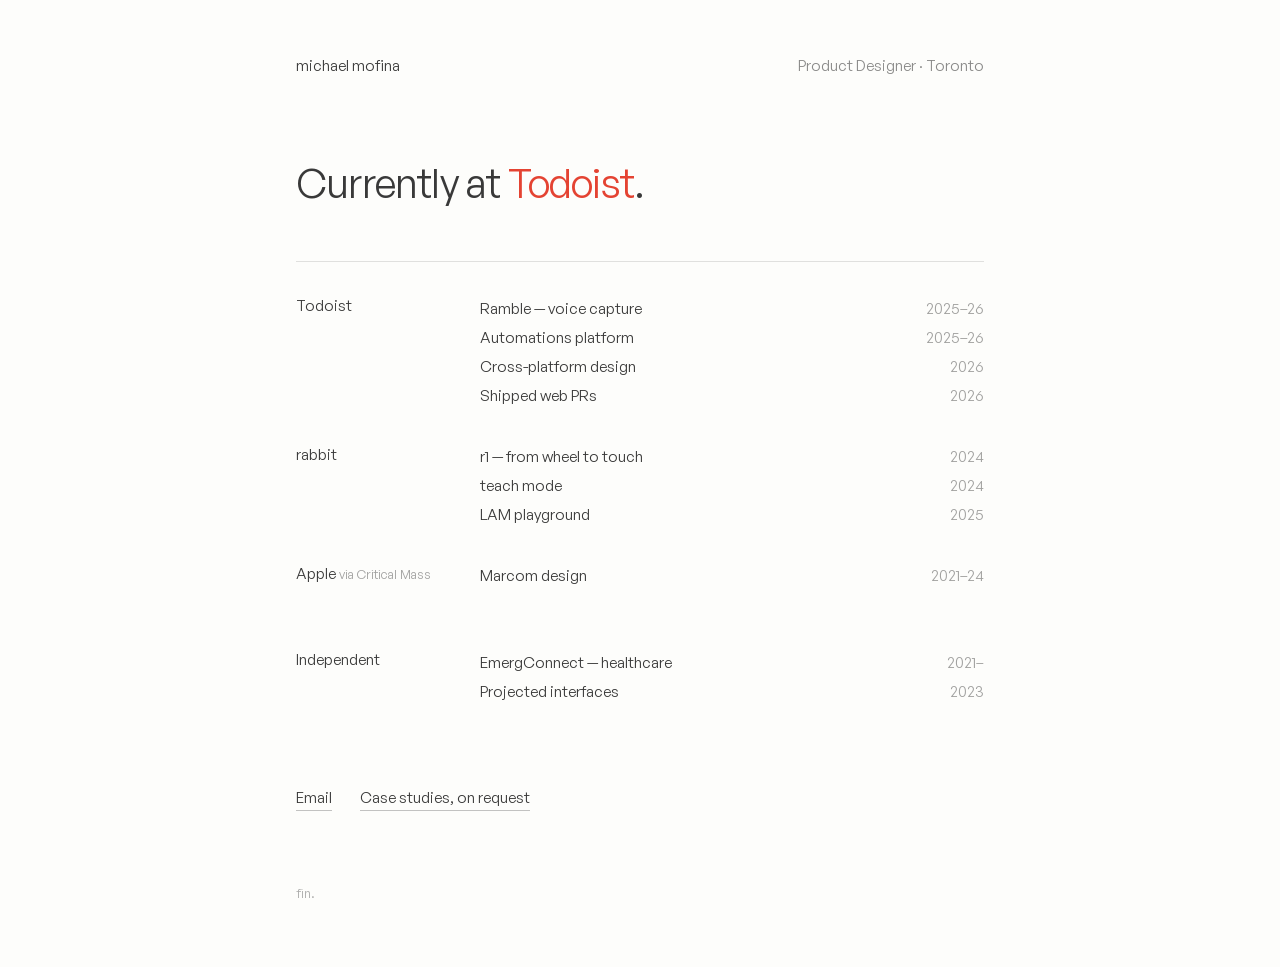
<file: index.html>
<!doctype html>
<html lang="en">
<head>
<meta charset="utf-8">
<meta name="viewport" content="width=device-width, initial-scale=1">
<title>Michael Mofina — Product Designer</title>
<meta name="description" content="Michael Mofina is a product designer at Todoist, previously rabbit and Apple. Based in Toronto.">
<meta property="og:title" content="Michael Mofina — Product Designer">
<meta property="og:description" content="Product designer at Todoist, previously rabbit and Apple. Based in Toronto.">
<meta property="og:url" content="https://michaelmofina.com">
<link rel="icon" href='data:image/svg+xml,<svg xmlns="http://www.w3.org/2000/svg" viewBox="0 0 64 64"><rect width="64" height="64" fill="%23fdfdfb"/><text x="32" y="44" font-family="Helvetica,Arial,sans-serif" font-size="34" text-anchor="middle" fill="%23161616">mm</text></svg>'>
<script type="application/ld+json">
{
  "@context": "https://schema.org",
  "@type": "Person",
  "name": "Michael Mofina",
  "jobTitle": "Product Designer",
  "worksFor": { "@type": "Organization", "name": "Todoist" },
  "address": { "@type": "PostalAddress", "addressLocality": "Toronto", "addressCountry": "CA" },
  "url": "https://michaelmofina.com",
  "email": "mailto:info@michaelmofina.com"
}
</script>
<style>
  @font-face{
    font-family:"General Sans";
    src:url("assets/fonts/GeneralSans-Regular.woff2") format("woff2");
    font-weight:400;
    font-style:normal;
    font-display:swap;
  }

  :root{
    --paper:#fdfdfb;
    --ink:22,22,22;                 /* rgb triple — all grays are alpha-composited ink */
    --doist:#e44332;                /* the one accent at rest: current employer */
    --t-doist:#e44332;              /* hover tints: career as a color system */
    --t-rabbit:#ff4d06;
    --t-apple:#6e6e73;
    --t-indie:#197a7a;
  }

  *{box-sizing:border-box}
  html,body{margin:0}
  body{
    background:var(--paper);
    color:rgba(var(--ink),.85);
    font-family:"General Sans",-apple-system,BlinkMacSystemFont,"Segoe UI",sans-serif;
    font-size:.95rem;
    font-weight:400;
    line-height:1.6;
    letter-spacing:0;
    -webkit-font-smoothing:antialiased;
  }
  ::selection{background:rgba(var(--ink),.85);color:var(--paper)}

  a{color:inherit;text-decoration:none;border-bottom:1px solid rgba(var(--ink),.25);transition:border-color .2s ease,color .2s ease}
  a:hover{border-bottom-color:rgba(var(--ink),.85)}
  a:focus-visible{outline:2px solid rgba(var(--ink),.85);outline-offset:3px;border-radius:1px}

  .page{
    max-width:46rem;
    margin:0 auto;
    padding:clamp(2rem,6vh,5rem) 1.5rem 4rem;
    min-height:100svh;
    display:flex;
    flex-direction:column;
    justify-content:center;
  }

  /* ---------- header ---------- */
  .top{display:flex;justify-content:space-between;align-items:baseline;gap:1rem}
  .who{margin:0;position:relative}
  .name{color:rgba(var(--ink),.85)}
  .name .mofi{border-bottom:1px dashed transparent;transition:border-color .25s ease}
  .who:hover .mofi{border-bottom-color:rgba(var(--ink),.55)}
  .gloss{
    position:absolute;left:0;top:100%;margin-top:.35rem;
    font-size:.8rem;color:rgba(var(--ink),.45);white-space:nowrap;
    opacity:0;transform:translateY(-2px);
    transition:opacity .25s ease,transform .25s ease;
    pointer-events:none;
  }
  .who:hover .gloss{opacity:1;transform:none}
  .role{margin:0;color:rgba(var(--ink),.5)}

  /* ---------- the one big line ---------- */
  .lede{
    font-size:clamp(1.6rem,3.6vw,2.5rem);
    line-height:1.2;
    letter-spacing:-.02em;
    font-weight:400;
    margin:clamp(3rem,9vh,5.5rem) 0 0;
  }
  .lede a{color:var(--doist);border-bottom:1px solid transparent}
  .lede a:hover{border-bottom-color:var(--doist)}

  hr{
    border:0;border-top:1px solid rgba(var(--ink),.12);
    margin:clamp(2rem,6vh,3.5rem) 0 0;
  }

  /* ---------- work index ---------- */
  .work{list-style:none;margin:1rem 0 0;padding:0}
  .work>li{
    display:grid;
    grid-template-columns:10rem 1fr;
    gap:1.5rem;
    padding:1rem 0;
    transition:opacity .2s ease;
  }
  .work:hover>li{opacity:.45}
  .work:hover>li:hover{opacity:1}
  .org{color:rgba(var(--ink),.85);transition:color .2s ease}
  .work>li:hover .org{color:var(--tint,rgba(var(--ink),.85))}
  .via{color:rgba(var(--ink),.4);font-size:.8rem}
  .items{list-style:none;margin:0;padding:0}
  .items li{
    display:flex;justify-content:space-between;align-items:baseline;gap:1rem;
    padding:.15rem 0;
  }
  .yr{color:rgba(var(--ink),.4);font-variant-numeric:tabular-nums;white-space:nowrap}

  .joke{
    display:block;font-size:.8rem;color:rgba(var(--ink),.4);
    opacity:0;transition:opacity .3s ease .1s;
  }
  .work>li:hover .joke{opacity:1;color:var(--tint)}

  /* ---------- dock ---------- */
  .dock{margin:clamp(2.5rem,7vh,4rem) 0 0;display:flex;gap:1.75rem}

  footer{margin-top:clamp(3rem,8vh,5rem)}
  .fin{margin:0;font-size:.8rem;color:rgba(var(--ink),.35)}

  /* ---------- entrance ---------- */
  .up{opacity:0;transform:translateY(10px);animation:up .55s ease-out both;animation-delay:calc(var(--i,0)*70ms)}
  @keyframes up{to{opacity:1;transform:none}}

  @media (prefers-reduced-motion:reduce){
    .up{animation:none;opacity:1;transform:none}
    *{transition:none!important}
  }

  @media (max-width:640px){
    .top{flex-direction:column;gap:.1rem}
    .gloss{display:none}
    .work>li{grid-template-columns:1fr;gap:.25rem}
    .org{font-size:.8rem;color:rgba(var(--ink),.5)}
  }
</style>
</head>
<body>

<div class="page">

  <header class="top up" style="--i:0">
    <p class="who">
      <span class="name">michael <span class="surname"><span class="mofi">mofi</span>na</span></span>
      <span class="gloss" aria-hidden="true">mo·fi — one step past hi·fi</span>
    </p>
    <p class="role">Product Designer · Toronto</p>
  </header>

  <h1 class="lede up" style="--i:1">Currently at <a href="https://todoist.com">Todoist</a>.</h1>

  <hr class="up" style="--i:2">

  <ul class="work up" style="--i:3">
    <li style="--tint:var(--t-doist)">
      <span class="org">Todoist</span>
      <ul class="items">
        <li><span>Ramble — voice capture</span><span class="yr">2025–26</span></li>
        <li><span>Automations platform</span><span class="yr">2025–26</span></li>
        <li><span>Cross-platform design</span><span class="yr">2026</span></li>
        <li><span>Shipped web PRs</span><span class="yr">2026</span></li>
      </ul>
    </li>
    <li style="--tint:var(--t-rabbit)">
      <span class="org">rabbit</span>
      <ul class="items">
        <li><span>r1 — from wheel to touch</span><span class="yr">2024</span></li>
        <li><span>teach mode</span><span class="yr">2024</span></li>
        <li><span>LAM playground</span><span class="yr">2025</span></li>
      </ul>
    </li>
    <li style="--tint:var(--t-apple)">
      <span class="org">Apple <span class="via">via Critical Mass</span></span>
      <ul class="items">
        <li><span>Marcom design</span><span class="yr">2021–24</span></li>
        <li><span class="joke" aria-hidden="true">Really good designs. Trust me.</span></li>
      </ul>
    </li>
    <li style="--tint:var(--t-indie)">
      <span class="org">Independent</span>
      <ul class="items">
        <li><span>EmergConnect — healthcare</span><span class="yr">2021–</span></li>
        <li><span>Projected interfaces</span><span class="yr">2023</span></li>
      </ul>
    </li>
  </ul>

  <p class="dock up" style="--i:4">
    <a href="mailto:info@michaelmofina.com">Email</a>
    <a href="mailto:info@michaelmofina.com?subject=Case%20studies">Case studies, on request</a>
  </p>

  <footer class="up" style="--i:5">
    <p class="fin">fin.</p>
  </footer>

</div>

</body>
</html>
</file>
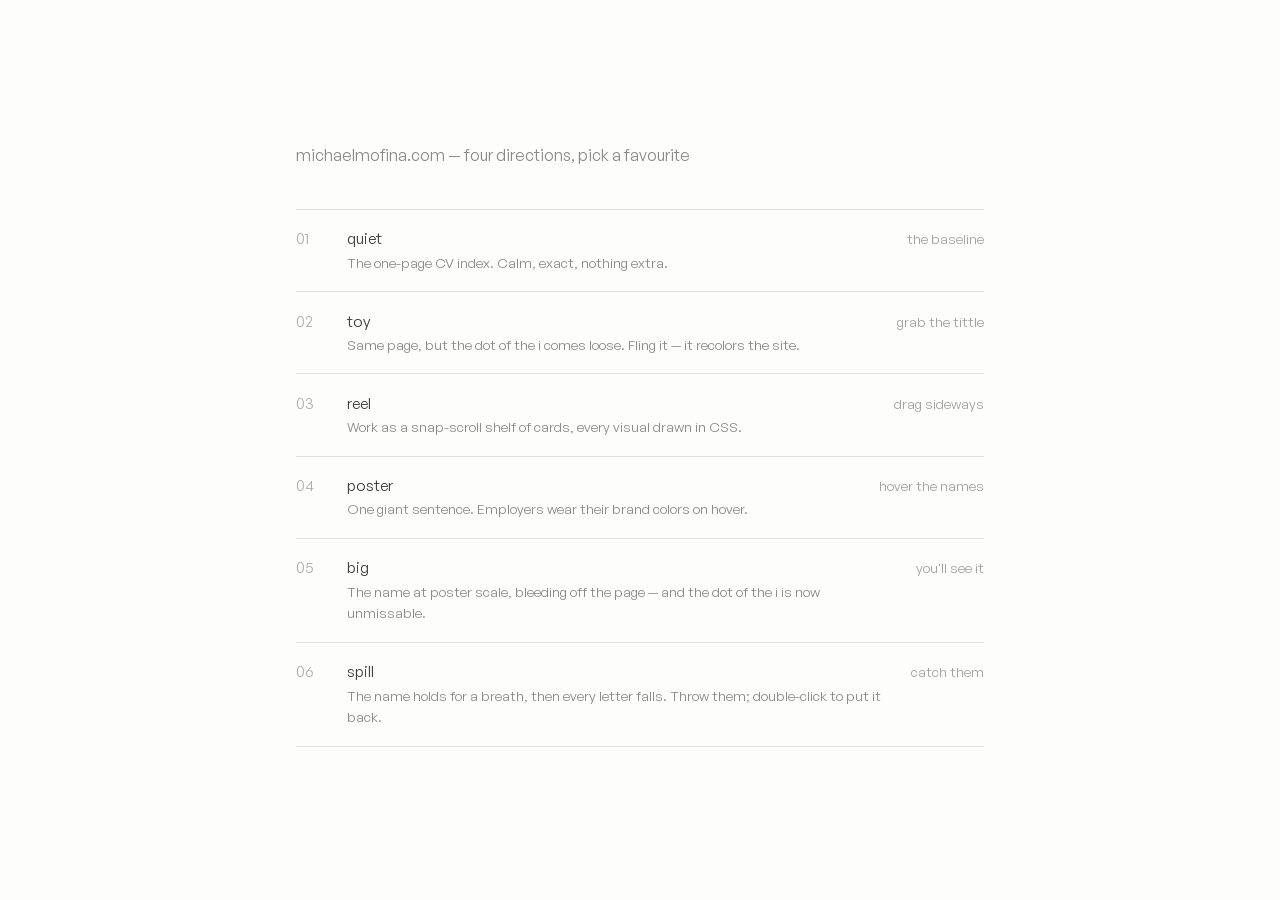
<file: options.html>
<!doctype html>
<html lang="en">
<head>
<meta charset="utf-8">
<meta name="viewport" content="width=device-width, initial-scale=1">
<title>Options · Michael Mofina</title>
<meta name="robots" content="noindex">
<style>
  @font-face{
    font-family:"General Sans";
    src:url("assets/fonts/GeneralSans-Regular.woff2") format("woff2");
    font-weight:400;font-style:normal;font-display:swap;
  }
  :root{ --paper:#fdfdfb; --ink:22,22,22; --accent:#e44332; }
  *{box-sizing:border-box}
  body{
    margin:0;background:var(--paper);color:rgba(var(--ink),.85);
    font-family:"General Sans",-apple-system,BlinkMacSystemFont,"Segoe UI",sans-serif;
    font-size:.95rem;line-height:1.6;-webkit-font-smoothing:antialiased;
  }
  .page{max-width:46rem;margin:0 auto;padding:clamp(2rem,6vh,5rem) 1.5rem 4rem;
    min-height:100svh;display:flex;flex-direction:column;justify-content:center}
  h1{font-size:1rem;font-weight:400;margin:0 0 2.5rem;color:rgba(var(--ink),.5)}
  ol{list-style:none;margin:0;padding:0}
  li{border-top:1px solid rgba(var(--ink),.12)}
  li:last-child{border-bottom:1px solid rgba(var(--ink),.12)}
  a.opt{
    display:grid;grid-template-columns:2.2rem 1fr auto;gap:1rem;align-items:baseline;
    padding:1.1rem 0;color:inherit;text-decoration:none;transition:padding-left .2s ease;
  }
  a.opt:hover{padding-left:.6rem}
  a.opt:hover .t{color:var(--accent)}
  a.opt:focus-visible{outline:2px solid rgba(var(--ink),.85);outline-offset:3px}
  .n{color:rgba(var(--ink),.35);font-variant-numeric:tabular-nums}
  .t{transition:color .2s ease}
  .d{display:block;color:rgba(var(--ink),.5);font-size:.85rem}
  .k{color:rgba(var(--ink),.4);font-size:.85rem;white-space:nowrap}
  @media (max-width:560px){ a.opt{grid-template-columns:2.2rem 1fr} .k{display:none} }
</style>
</head>
<body>
<div class="page">
  <h1>michaelmofina.com — four directions, pick a favourite</h1>
  <ol>
    <li><a class="opt" href="index.html">
      <span class="n">01</span>
      <span><span class="t">quiet</span><span class="d">The one-page CV index. Calm, exact, nothing extra.</span></span>
      <span class="k">the baseline</span>
    </a></li>
    <li><a class="opt" href="variants/toy.html">
      <span class="n">02</span>
      <span><span class="t">toy</span><span class="d">Same page, but the dot of the i comes loose. Fling it — it recolors the site.</span></span>
      <span class="k">grab the tittle</span>
    </a></li>
    <li><a class="opt" href="variants/reel.html">
      <span class="n">03</span>
      <span><span class="t">reel</span><span class="d">Work as a snap-scroll shelf of cards, every visual drawn in CSS.</span></span>
      <span class="k">drag sideways</span>
    </a></li>
    <li><a class="opt" href="variants/poster.html">
      <span class="n">04</span>
      <span><span class="t">poster</span><span class="d">One giant sentence. Employers wear their brand colors on hover.</span></span>
      <span class="k">hover the names</span>
    </a></li>
    <li><a class="opt" href="variants/big.html">
      <span class="n">05</span>
      <span><span class="t">big</span><span class="d">The name at poster scale, bleeding off the page — and the dot of the i is now unmissable.</span></span>
      <span class="k">you'll see it</span>
    </a></li>
    <li><a class="opt" href="variants/letters.html">
      <span class="n">06</span>
      <span><span class="t">spill</span><span class="d">The name holds for a breath, then every letter falls. Throw them; double-click to put it back.</span></span>
      <span class="k">catch them</span>
    </a></li>
  </ol>
</div>
</body>
</html>
</file>
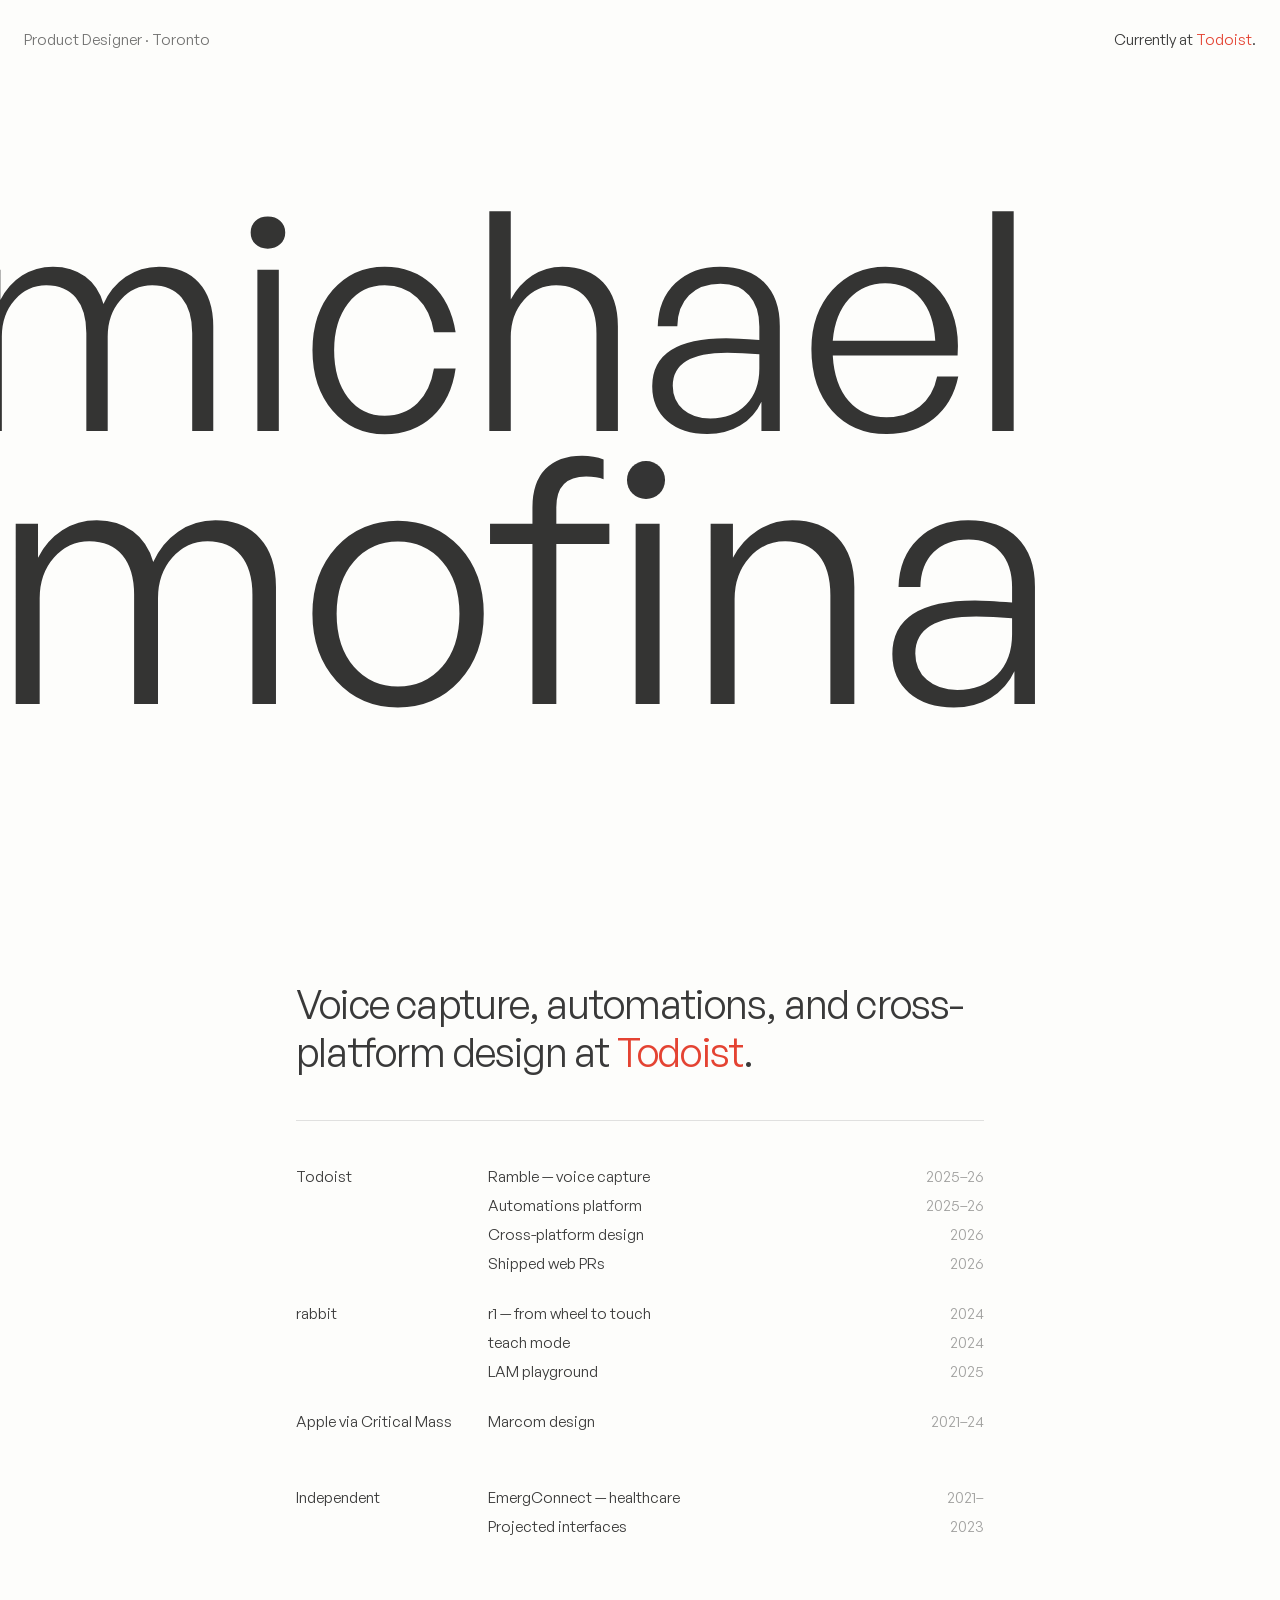
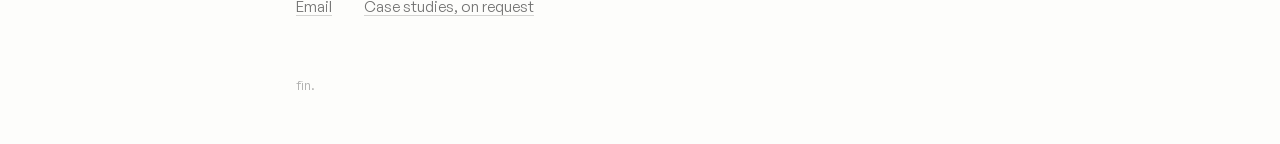
<file: variants/big.html>
<!doctype html>
<html lang="en">
<head>
<meta charset="utf-8">
<meta name="viewport" content="width=device-width, initial-scale=1">
<title>Michael Mofina — Product Designer</title>
<meta name="description" content="Michael Mofina — product designer at Todoist. Voice capture, automations, and cross-platform design. Toronto.">
<meta name="theme-color" content="#fdfdfb">
<style>
/* ============================================================
   michael mofina — "big" variant
   The name at poster scale, bleeding off the page. The dot of
   the i is now enormous — and it still comes loose.
   ============================================================ */

@font-face{
  font-family:"General Sans";
  src:url("../assets/fonts/GeneralSans-Regular.woff2") format("woff2");
  font-weight:400;
  font-style:normal;
  font-display:swap;
}

:root{
  --paper:#fdfdfb;
  --ink:22,22,22;
  --accent:#e44332;                 /* cycles as the ball bounces; JS resets it home */
}

*{ margin:0; padding:0; box-sizing:border-box; }

html{ background:var(--paper); }

body{
  font-family:"General Sans",-apple-system,BlinkMacSystemFont,"Segoe UI",sans-serif;
  font-weight:400;
  font-size:.95rem;
  line-height:1.6;
  color:rgba(var(--ink),.85);
  overflow-x:clip;                  /* the name bleeds; the page never scrolls sideways */
}

::selection{ background:var(--accent); color:var(--paper); }

a{ color:inherit; }
a:focus-visible{ outline:2px solid rgba(var(--ink),.85); outline-offset:3px; border-radius:2px; }

/* ---- entrance ---- */
.fade{
  animation:fadeUp .55s cubic-bezier(.22,.61,.36,1) both;
  animation-delay:var(--d,0ms);
}
@keyframes fadeUp{
  from{ opacity:0; transform:translateY(10px); }
  to{ opacity:1; transform:none; }
}

/* ---- hero: the name is the page ---- */
.hero{
  position:relative;
  height:100svh;
  display:flex;
  flex-direction:column;
  justify-content:center;
  overflow:clip;
}
.corner{
  position:absolute;
  top:1.75rem; left:1.5rem; right:1.5rem;
  display:flex;
  justify-content:space-between;
  flex-wrap:wrap;
  gap:.2rem 1.5rem;
  z-index:3;
}
.corner .role{ color:rgba(var(--ink),.6); }
.corner .at a{
  color:var(--accent);
  text-decoration:none;
}
.corner .at a:hover{ text-decoration:underline; text-underline-offset:.18em; }

h1.big{
  font-weight:400;
  line-height:.8;
  letter-spacing:-.045em;
  color:rgba(var(--ink),.87);
  white-space:nowrap;
  user-select:none;
  -webkit-user-select:none;
}
.l1{
  display:block;
  font-size:min(30vw,34vh);
  margin-left:-.14em;               /* bleed the left edge */
}
.l2{
  display:block;
  font-size:min(34vw,38vh);
  margin-left:-.03em;
  align-self:flex-start;
}

/* sr-only: the real, readable name for screen readers */
.sr-only{
  position:absolute; width:1px; height:1px; margin:-1px; padding:0;
  overflow:hidden; clip:rect(0 0 0 0); white-space:nowrap; border:0;
}

/* ---- the tittle / the ball (sized by JS to match the giant glyph) ---- */
.iwrap{ position:relative; display:inline-block; }
#marker{ display:inline-block; width:0; height:0; }

#dot{
  position:absolute;
  left:var(--rx,50%); top:var(--ry,.12em);   /* refined by JS */
  width:64px; height:64px; margin:-32px 0 0 -32px;
  border-radius:50%;
  cursor:grab;
  touch-action:none;
  z-index:5;
}
#dot.free{ position:fixed; left:0; top:0; z-index:99; }
#dot.static{ cursor:auto; pointer-events:none; }

#dotv{
  position:absolute; left:50%; top:50%;
  width:48px; height:48px; margin:-24px 0 0 -24px;   /* resized by JS */
  border-radius:50%;
  background:rgba(var(--ink),.87);   /* matches the name ink exactly */
  transition:background-color .25s ease;
  will-change:transform;
}
#dot.free #dotv{ background:var(--accent); }

body.grabbing{ cursor:grabbing; user-select:none; -webkit-user-select:none; }
body.grabbing #dot{ cursor:grabbing; }

/* idle affordance: one small bounce, 6s in, once */
#dot.hop{ animation:hop .5s cubic-bezier(.34,1.4,.5,1); }
@keyframes hop{
  0%,100%{ transform:none; }
  40%{ transform:translateY(-.5em); }
}

/* ---- below the fold: the quiet index ---- */
.page{
  max-width:46rem;
  margin:0 auto;
  padding:5rem 1.5rem 3rem;
}
.lede{
  font-size:clamp(1.6rem,3.6vw,2.5rem);
  line-height:1.2;
  letter-spacing:-.02em;
}
.lede a{
  color:var(--accent);
  text-decoration:none;
  transition:color .25s ease;
}
.lede a:hover{
  text-decoration:underline;
  text-decoration-thickness:.045em;
  text-underline-offset:.12em;
}

hr{
  border:0;
  border-top:1px solid rgba(var(--ink),.12);
  margin:2.75rem 0;
}

.group{
  display:grid;
  grid-template-columns:10rem 1fr;
  gap:.3rem 2rem;
  align-items:baseline;
}
.group + .group{ margin-top:1.6rem; }
.org{ font-size:.95rem; font-weight:400; margin:0; color:rgba(var(--ink),.85); }
.row{
  display:flex;
  align-items:baseline;
  gap:.75rem;
  transition:opacity .22s ease, color .22s ease;
}
.row + .row{ margin-top:.3rem; }
.year{
  margin-left:auto;
  font-variant-numeric:tabular-nums;
  color:rgba(var(--ink),.4);
  white-space:nowrap;
}
.joke{
  font-size:.8rem;
  color:rgba(var(--ink),.6);
  opacity:0;
  transition:opacity .3s ease .05s;
}
@media (hover:hover){
  .index:hover .row{ opacity:.4; }
  .index:hover .row:hover{ opacity:1; color:var(--tint,rgba(var(--ink),.85)); }
  .index:hover .joke-row{ opacity:1; }
  .group:hover .joke{ opacity:1; }
}

.dock{ display:flex; gap:2rem; margin-top:3.5rem; }
.dock a{
  color:rgba(var(--ink),.6);
  text-decoration:underline;
  text-decoration-color:rgba(var(--ink),.18);
  text-underline-offset:.22em;
  transition:color .2s ease, text-decoration-color .2s ease;
}
.dock a:hover{ color:var(--accent); text-decoration-color:var(--accent); }

.fin{
  margin-top:3.5rem;
  font-size:.8rem;
  color:rgba(var(--ink),.35);
}

@media (max-width:640px){
  .group{ grid-template-columns:1fr; gap:.35rem 0; }
  .org{ margin-bottom:.15rem; }
}

/* ---- reduced motion: fully static, fully readable ---- */
@media (prefers-reduced-motion: reduce){
  *{ animation:none !important; transition:none !important; }
  .fade{ opacity:1; transform:none; }
}
</style>
</head>
<body>

<section class="hero">
  <div class="corner fade" style="--d:0ms">
    <p class="role">Product Designer · Toronto</p>
    <p class="at">Currently at <a href="https://todoist.com">Todoist</a>.</p>
  </div>
  <h1 class="big">
    <span class="sr-only">michael mofina</span>
    <span aria-hidden="true">
      <span class="l1 fade" style="--d:60ms">michael</span><!--
   --><span class="l2 fade" style="--d:140ms">mof<span class="iwrap" id="iwrap">&#305;<span id="marker"></span><span id="dot"><span id="dotv"></span></span></span>na</span>
    </span>
  </h1>
</section>

<main class="page">

  <p class="lede fade" style="--d:220ms">Voice capture, automations, and cross-platform design at <a href="https://todoist.com">Todoist</a>.</p>

  <hr>

  <div class="index">

    <section class="group" style="--tint:#e44332">
      <h2 class="org">Todoist</h2>
      <div>
        <div class="row"><span>Ramble — voice capture</span><span class="year">2025–26</span></div>
        <div class="row"><span>Automations platform</span><span class="year">2025–26</span></div>
        <div class="row"><span>Cross-platform design</span><span class="year">2026</span></div>
        <div class="row"><span>Shipped web PRs</span><span class="year">2026</span></div>
      </div>
    </section>

    <section class="group" style="--tint:#ff4d06">
      <h2 class="org">rabbit</h2>
      <div>
        <div class="row"><span>r1 — from wheel to touch</span><span class="year">2024</span></div>
        <div class="row"><span>teach mode</span><span class="year">2024</span></div>
        <div class="row"><span>LAM playground</span><span class="year">2025</span></div>
      </div>
    </section>

    <section class="group" style="--tint:#6e6e73">
      <h2 class="org">Apple via Critical Mass</h2>
      <div>
        <div class="row"><span>Marcom design</span><span class="year">2021–24</span></div>
        <div class="row joke-row" aria-hidden="true"><span class="joke">Really good designs. Trust me.</span></div>
      </div>
    </section>

    <section class="group" style="--tint:#197a7a">
      <h2 class="org">Independent</h2>
      <div>
        <div class="row"><span>EmergConnect — healthcare</span><span class="year">2021–</span></div>
        <div class="row"><span>Projected interfaces</span><span class="year">2023</span></div>
      </div>
    </section>

  </div>

  <nav class="dock" aria-label="Contact">
    <a href="mailto:info@michaelmofina.com">Email</a>
    <a href="mailto:info@michaelmofina.com?subject=Case%20studies">Case studies, on request</a>
  </nav>

  <footer>
    <p class="fin">fin.</p>
  </footer>

</main>

<script>
(() => {
"use strict";

const reduced = matchMedia("(prefers-reduced-motion: reduce)").matches;
const root   = document.documentElement;

// A filled transform animation turns an ancestor into the containing block
// for position:fixed — clear each entrance animation once it has played.
document.querySelectorAll(".fade").forEach(el => {
  el.addEventListener("animationend", () => { el.style.animation = "none"; }, { once:true });
});

const iwrap  = document.getElementById("iwrap");
const marker = document.getElementById("marker");
const dot    = document.getElementById("dot");
const dotv   = document.getElementById("dotv");

/* ================================================================
   1 · Tittle measurement — same canvas trick as the small toy,
   but here the ball IS tittle-sized (no shrinking): at 34vw the
   dot is a ~50px sphere. Sizes recompute on every resize because
   the glyph scales with the viewport.
   ================================================================ */
let tit = null;
function measureTittle(){
  try{
    const cs = getComputedStyle(iwrap);
    const c = document.createElement("canvas");
    c.width = 200; c.height = 200;
    const ctx = c.getContext("2d", { willReadFrequently:true });
    const S = 100, OX = 50, BASE = 140;
    ctx.font = "400 " + S + "px " + cs.fontFamily;
    const xh = ctx.measureText("ı").actualBoundingBoxAscent || S * .52;
    ctx.fillStyle = "#000";
    ctx.fillText("i", OX, BASE);
    const img = ctx.getImageData(0, 0, 200, 200).data;
    const maxRow = Math.max(4, Math.round(BASE - xh - 2)); // above x-height only
    let x0 = 1e9, x1 = -1, y0 = 1e9, y1 = -1;
    for(let y = 0; y < maxRow; y++)
      for(let x = 0; x < 200; x++)
        if(img[(y * 200 + x) * 4 + 3] > 40){
          if(x < x0) x0 = x; if(x > x1) x1 = x;
          if(y < y0) y0 = y; if(y > y1) y1 = y;
        }
    if(x1 < 0) return null;
    return { d100:(x1 - x0 + 1 + (y1 - y0 + 1)) / 2, cx100:(x0 + x1 + 1) / 2 - OX,
             cyAbove100: BASE - (y0 + y1 + 1) / 2 };
  }catch(e){ return null; }
}

const rest = { x:0, y:0 };  // tittle centre, relative to #iwrap
let R = 24;                 // ball radius — set from the measured tittle
let GRAB = 40;

function placeDot(remeasure){
  if(remeasure || !tit) tit = measureTittle();
  const fs = parseFloat(getComputedStyle(iwrap).fontSize);
  const wr = iwrap.getBoundingClientRect();
  const s = fs / 100;
  const t = tit
    ? { d: tit.d100 * s, cx: tit.cx100 * s, cyAbove: tit.cyAbove100 * s }
    : { d: fs * .13, cx: wr.width / 2, cyAbove: fs * .64 };
  const baseY = marker.getBoundingClientRect().top; // 0×0 inline-block on the baseline
  rest.x = t.cx;
  rest.y = (baseY - wr.top) - t.cyAbove;
  iwrap.style.setProperty("--rx", rest.x + "px");
  iwrap.style.setProperty("--ry", rest.y + "px");

  // the ball is exactly tittle-sized; the halo hugs it with room to grab
  R = Math.max(7, t.d / 2);
  const coarse = matchMedia("(pointer:coarse)").matches;
  GRAB = R + (coarse ? 22 : 12);
  const halo = Math.max(coarse ? 48 : 36, t.d + 24);
  dot.style.width = dot.style.height = halo + "px";
  dot.style.margin = (-halo / 2) + "px 0 0 " + (-halo / 2) + "px";
  dotv.style.width = dotv.style.height = t.d + "px";
  dotv.style.margin = (-t.d / 2) + "px 0 0 " + (-t.d / 2) + "px";
}
placeDot(true);
if(document.fonts && document.fonts.ready)
  document.fonts.ready.then(() => placeDot(true));

/* Reduced motion: the dot is just an i. No physics, no sound, no handlers. */
if(reduced){
  dot.classList.add("static");
  addEventListener("resize", () => placeDot());
  return;
}

/* ================================================================
   2 · Physics — identical engine to the small toy, heavier ball.
   ================================================================ */
const ACCENTS = ["#e44332", "#ff4d06", "#2b47ff", "#197a7a", "#b07a1c"];
let accIdx = 0, celebrated = false;

let state = "rest";           // rest | drag | free | home
let x = 0, y = 0, vx = 0, vy = 0;
let raf = 0, lastT = 0;
let detachT = 0, homeT = 0;
const squash = { amt:0, axis:"y", t:-1 };
const target = { x:0, y:0 };
const samples = [];
let pointerId = null, interacted = false;

const G = 2200;               // gravity, px/s²
const REST = .72;             // restitution
const MAXV = 3200;            // fling speed cap

const outCubic = e => 1 - Math.pow(1 - e, 3);
const outBack  = e => { const c = 1.35; e -= 1; return 1 + (c + 1) * e * e * e + c * e * e; };

/* ---- audio: lazy, gesture-gated, synthesized, quiet ---- */
let AC = null, lastBoop = 0;
function ensureAudio(){
  try{
    if(!AC) AC = new (window.AudioContext || window.webkitAudioContext)();
    if(AC.state === "suspended") AC.resume();
  }catch(e){ AC = null; }
}
function tone(freq, glide, dur, gain, at){
  if(!AC) return;
  const t0 = AC.currentTime + (at || 0);
  const o = AC.createOscillator(), g = AC.createGain();
  o.type = "sine";
  o.frequency.setValueAtTime(freq, t0);
  o.frequency.exponentialRampToValueAtTime(Math.max(40, glide || freq), t0 + dur);
  g.gain.setValueAtTime(.0001, t0);
  g.gain.exponentialRampToValueAtTime(gain, t0 + .008);
  g.gain.exponentialRampToValueAtTime(.0001, t0 + dur);
  o.connect(g); g.connect(AC.destination);
  o.start(t0); o.stop(t0 + dur + .03);
}
const pop = () => tone(330, 560, .08, .07);                        // detach (bigger ball, deeper pop)
function boop(speed){                                              // impact
  const now = performance.now();
  if(now - lastBoop < 70) return;
  lastBoop = now;
  const s = Math.min(speed, 2200);
  tone(110 + s * .14, 85 + s * .09, .1, Math.min(.12, .03 + (s / 2200) * .08));
}
const tada = () => {                                               // first accent flip
  tone(523.25, 523.25, .10, .055);
  tone(783.99, 783.99, .16, .065, .105);
};

/* ---- accent ---- */
function setAccent(i){ accIdx = i; root.style.setProperty("--accent", ACCENTS[i]); }
function cycleAccent(){
  setAccent((accIdx + 1) % ACCENTS.length);
  if(!celebrated){ celebrated = true; tada(); }
}

function restCenter(){  // viewport coords of the docked tittle
  const wr = iwrap.getBoundingClientRect();
  return { x: wr.left + rest.x, y: wr.top + rest.y };
}

/* ---- grab / drag / fling ---- */
function pushSample(e){
  const t = performance.now();
  samples.push({ x:e.clientX, y:e.clientY, t });
  while(samples.length && t - samples[0].t > 110) samples.shift();
}
function grab(e){
  interacted = true;
  ensureAudio();
  if(state === "rest"){
    const c = restCenter();
    x = c.x; y = c.y; vx = vy = 0;
    dot.classList.add("free");
    document.body.appendChild(dot);   // escape any ancestor containing block
    detachT = performance.now();
    pop();
  }
  state = "drag";
  pointerId = e.pointerId;
  samples.length = 0;
  pushSample(e);
  target.x = e.clientX; target.y = e.clientY;
  document.body.classList.add("grabbing");
  addEventListener("pointermove", onMove);
  addEventListener("pointerup", onUp);
  addEventListener("pointercancel", onUp);
  e.preventDefault();
  start();
}
function onMove(e){
  if(e.pointerId !== pointerId) return;
  target.x = e.clientX; target.y = e.clientY;
  pushSample(e);
}
function releasePointer(){
  removeEventListener("pointermove", onMove);
  removeEventListener("pointerup", onUp);
  removeEventListener("pointercancel", onUp);
  document.body.classList.remove("grabbing");
  pointerId = null;
}
function onUp(e){
  if(e.pointerId !== pointerId) return;
  releasePointer();
  const a = samples[0], b = samples[samples.length - 1];
  if(a && b && b.t - a.t > 15){
    const dt = (b.t - a.t) / 1000;
    vx = (b.x - a.x) / dt;
    vy = (b.y - a.y) / dt;
    const sp = Math.hypot(vx, vy);
    if(sp > MAXV){ vx *= MAXV / sp; vy *= MAXV / sp; }
  }
  state = "free";
}

dot.addEventListener("pointerdown", grab);
/* near-miss grabs while the ball is loose */
addEventListener("pointerdown", e => {
  if(state !== "free" || dot.contains(e.target)) return;
  if(Math.hypot(e.clientX - x, e.clientY - y) <= GRAB + R) grab(e);
});

/* ---- home ---- */
function goHome(){
  if(state === "rest" || state === "home") return;
  if(pointerId !== null) releasePointer();
  state = "home";
  homeT = performance.now();
  start();
}
function dock(){
  state = "rest";
  dot.classList.remove("free");
  iwrap.appendChild(dot);           // back to its seat in the name
  dot.style.transform = "";
  dotv.style.transform = "";
  squash.t = -1;
  setAccent(0);   // back to Todoist red
}
addEventListener("keydown", e => { if(e.key === "Escape") goHome(); });
addEventListener("dblclick", goHome);

/* ---- impacts ---- */
function hit(axis, speed, t){
  if(speed > 110) boop(speed);
  if(speed > 140){
    squash.amt = Math.min(.38, speed / 2600);
    squash.axis = axis;
    squash.t = t;
  }
  if(speed > 520) cycleAccent();
}

/* ---- the loop ---- */
function start(){
  if(!raf){ lastT = performance.now(); raf = requestAnimationFrame(step); }
}
function step(t){
  raf = 0;
  const dt = Math.min((t - lastT) / 1000, 1 / 30);
  lastT = t;

  if(state === "drag"){
    const k = 1 - Math.exp(-dt * 30);
    x += (target.x - x) * k;
    y += (target.y - y) * k;
  }
  else if(state === "free"){
    vy += G * dt;
    x += vx * dt;
    y += vy * dt;
    const w = innerWidth, h = innerHeight;
    if(x < R && vx < 0)          { x = R;     hit("x", -vx, t); vx = -vx * REST; }
    else if(x > w - R && vx > 0) { x = w - R; hit("x",  vx, t); vx = -vx * REST; }
    if(y < R && vy < 0)          { y = R;     hit("y", -vy, t); vy = -vy * REST; }
    else if(y > h - R && vy > 0) { y = h - R; hit("y",  vy, t); vy = -vy * REST;
                                   if(-vy < 60) vy = 0; }
    if(y >= h - R - .5 && vy === 0){
      vx *= Math.exp(-3.5 * dt);
      if(Math.abs(vx) < 6) vx = 0;
    }
  }
  else if(state === "home"){
    const c = restCenter();
    const K = 190, D = 21;
    vx += (-K * (x - c.x) - D * vx) * dt;
    vy += (-K * (y - c.y) - D * vy) * dt;
    x += vx * dt;
    y += vy * dt;
    if(Math.hypot(x - c.x, y - c.y) < .8 && Math.hypot(vx, vy) < 25
       && t - homeT > 260){ dock(); return; }
  }

  if(!isFinite(x + y + vx + vy)){
    const c = restCenter();
    x = c.x; y = c.y; vx = vy = 0;
    dock(); return;
  }

  render(t);

  const sleeping = state === "free" && vx === 0 && vy === 0
                   && y >= innerHeight - R - .5 && squash.t < 0;
  if(state !== "rest" && !sleeping) raf = requestAnimationFrame(step);
}

function render(t){
  dot.style.transform = "translate3d(" + x.toFixed(2) + "px," + y.toFixed(2) + "px,0)";

  // a small tactile pop on detach; size is otherwise 1:1 with the tittle
  let s = 1;
  if(state !== "home"){
    s = .9 + .1 * outBack(Math.min(1, (t - detachT) / 160));
  }

  let sx = 1, sy = 1;
  if(squash.t > 0){
    const e = (t - squash.t) / 120;
    if(e < 1){
      const k = squash.amt * (1 - outCubic(Math.max(0, e)));
      if(squash.axis === "y"){ sy = 1 - k; sx = 1 + k * .9; }
      else                   { sx = 1 - k; sy = 1 + k * .9; }
    } else squash.t = -1;
  }
  dotv.style.transform = "scale(" + (s * sx).toFixed(3) + "," + (s * sy).toFixed(3) + ")";
}

/* ---- keep it on screen (the glyph rescales with the viewport) ---- */
addEventListener("resize", () => {
  placeDot();
  if(state === "free" || state === "drag"){
    x = Math.min(Math.max(x, R), innerWidth - R);
    y = Math.min(Math.max(y, R), innerHeight - R);
    start();
  }
});

/* ---- idle affordance: one small bounce, once, 6s in ---- */
setTimeout(() => {
  if(state === "rest" && !interacted){
    dot.classList.add("hop");
    dot.addEventListener("animationend", () => dot.classList.remove("hop"), { once:true });
  }
}, 6000);

})();
</script>

</body>
</html>
</file>
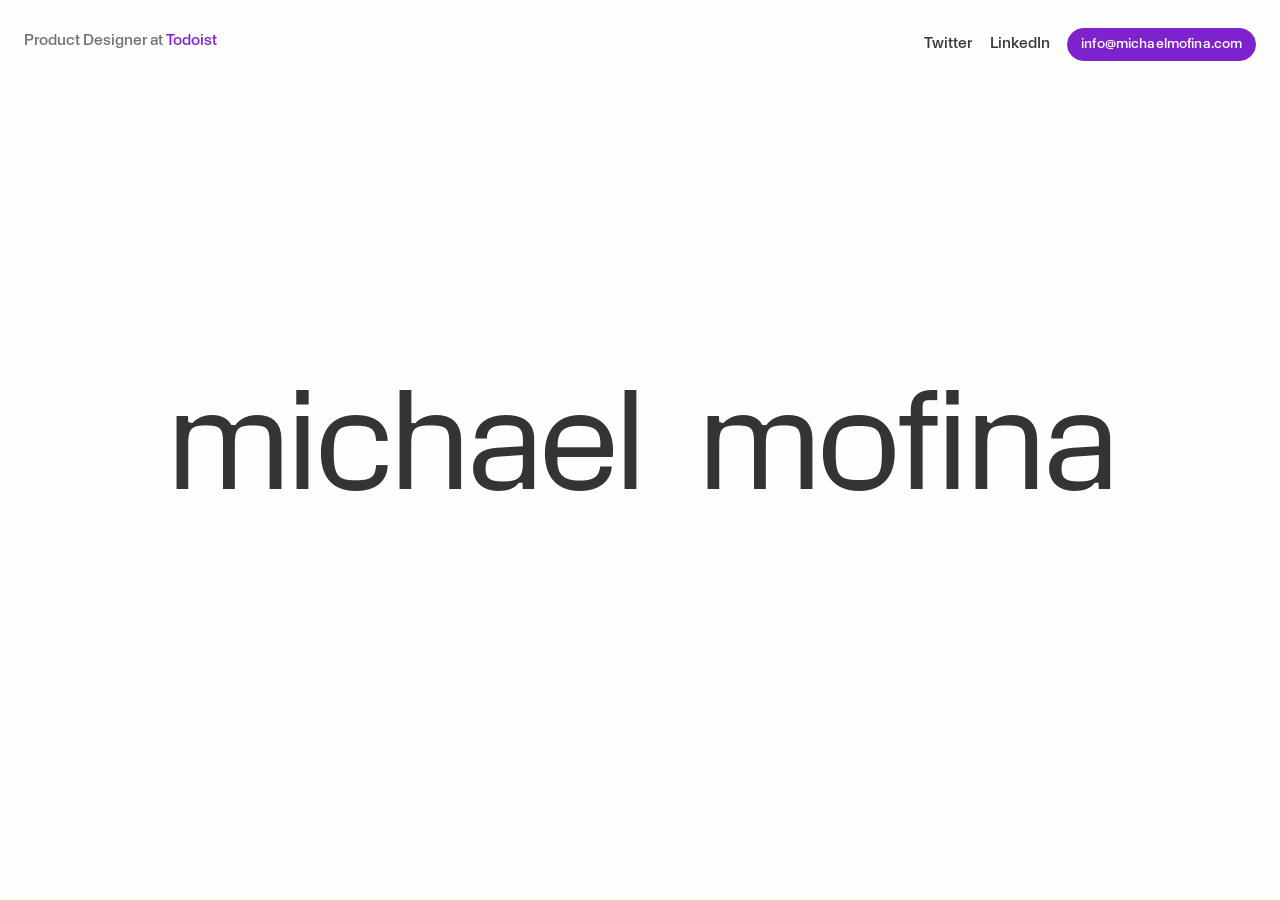
<file: variants/letters.html>
<!doctype html>
<html lang="en">
<head>
<meta charset="utf-8">
<meta name="viewport" content="width=device-width, initial-scale=1">
<title>Michael Mofina — Product Designer</title>
<meta name="description" content="Michael Mofina — product designer at Todoist.">
<meta name="theme-color" content="#fdfdfb" media="(prefers-color-scheme: light)">
<meta name="theme-color" content="#141210" media="(prefers-color-scheme: dark)">
<style>
/* ============================================================
   michael mofina — "spill" variant
   The name appears mid-page, holds just long enough to be read,
   then every letter falls. Each one is a rigid body whose collider
   is traced from its own glyph outline, so letters land on their
   ink, tip over their stems, and stack like real objects. The two
   pills under the name fall with them — and still work: a clean tap
   activates, anything longer is a drag; the corner wayfinding stays
   put. A rabbit r1 drops in after the first
   spill, an iPhone follows a beat later, and neither ever leaves.
   One viewport, no scroll. Escape or double-click puts the name
   (and the pills) back together. On a desktop the browser window is
   a box: drag it about and the pile inside is shaken with it.
   ============================================================ */

@font-face{
  font-family:"KMR Apparat";
  src:url("../assets/fonts/KMR-Apparat-Book.woff2") format("woff2");
  font-weight:350;
  font-style:normal;
  font-display:swap;
}
@font-face{
  font-family:"KMR Apparat";
  src:url("../assets/fonts/KMR-Apparat-Regular.woff2") format("woff2");
  font-weight:400;
  font-style:normal;
  font-display:swap;
}
@font-face{
  font-family:"KMR Apparat";
  src:url("../assets/fonts/KMR-Apparat-Medium.woff2") format("woff2");
  font-weight:500;
  font-style:normal;
  font-display:swap;
}
@font-face{
  font-family:"KMR Apparat";
  src:url("../assets/fonts/KMR-Apparat-Light.woff2") format("woff2");
  font-weight:300; font-style:normal; font-display:swap;
}
@font-face{
  font-family:"KMR Apparat";
  src:url("../assets/fonts/KMR-Apparat-Bold.woff2") format("woff2");
  font-weight:700; font-style:normal; font-display:swap;
}
@font-face{
  font-family:"KMR Apparat";
  src:url("../assets/fonts/KMR-Apparat-Heavy.woff2") format("woff2");
  font-weight:800; font-style:normal; font-display:swap;
}
@font-face{
  font-family:"KMR Apparat";
  src:url("../assets/fonts/KMR-Apparat-Black.woff2") format("woff2");
  font-weight:900; font-style:normal; font-display:swap;
}

:root{
  --paper:#fdfdfb;
  --ink:22,22,22;
  --accent-l:#c2410c;            /* the palette script overwrites this pair; */
  --accent-d:#fb923c;            /* these two are the no-JS fallback */
  --accent:var(--accent-l);
  color-scheme:light dark;
}
/* the page follows the system — no toggle. Warm near-black, warm
   off-white ink, the red lifted a step so it carries on the dark ground */
@media (prefers-color-scheme: dark){
  :root{
    --paper:#141210;
    --ink:241,238,232;
    --accent:var(--accent-d);
  }
}
/* hosted wrappers (e.g. the Claude artifact viewer) stamp their theme on
   the root — honor it in both directions so their toggle wins there;
   the real site never has data-theme and stays on the media query */
:root[data-theme="dark"]{ --paper:#141210; --ink:241,238,232; --accent:var(--accent-d); }
:root[data-theme="light"]{ --paper:#fdfdfb; --ink:22,22,22; --accent:var(--accent-l); }

*{ margin:0; padding:0; box-sizing:border-box; }

html, body{ background:var(--paper); }  /* body too: wrapper resets must not paint over us */

body{
  font-family:"KMR Apparat",-apple-system,BlinkMacSystemFont,"Segoe UI",sans-serif;
  font-weight:400;
  font-size:.95rem;
  line-height:1.6;
  color:rgba(var(--ink),.85);
  overflow:hidden;               /* one viewport — the page never scrolls */
  overscroll-behavior:none;
  height:100svh;
}

::selection{ background:var(--accent); color:var(--paper); }

a{ color:inherit; }
a:focus-visible{ outline:2px solid rgba(var(--ink),.85); outline-offset:3px; border-radius:2px; }

.fade{
  animation:fadeUp .55s cubic-bezier(.22,.61,.36,1) both;
  animation-delay:var(--d,0ms);
}
@keyframes fadeUp{
  from{ opacity:0; transform:translateY(10px); }
  to{ opacity:1; transform:none; }
}

/* ---- hero ---- */
.hero{
  position:relative;
  height:100svh;
  display:flex;
  align-items:center;
  justify-content:center;
  overflow:clip;
}
.corner{
  position:absolute;
  top:1.75rem; left:1.5rem; right:1.5rem;
  display:flex;
  justify-content:space-between;
  align-items:flex-start;
  flex-wrap:wrap;
  gap:.2rem 1.5rem;
  /* no z-index: the corner must not trap its fixed pills in a
     stacking context of its own once they go live */
}

/* the row UI is two pills — a real button and link that later fall
   with the letters and still work */
.pill{
  display:inline-block;
  font:inherit;
  font-size:.85rem;
  letter-spacing:.01em;          /* small text breathes with a touch of tracking */
  color:rgba(var(--ink),.7);
  background:var(--paper);       /* an opaque chip once it flies over letters */
  border:1px solid rgba(var(--ink),.25);
  border-radius:999px;
  padding:.3rem .85rem;
  text-decoration:none;
  cursor:pointer;
  transition:color .2s ease, border-color .2s ease, opacity .4s ease;
}
/* press feedback lands on pointer-down, not on release (seated only —
   live pills belong to the physics and its inline transforms) */
.pill:not(.live){ transition:color .2s ease, border-color .2s ease,
  opacity .4s ease, transform .1s ease-out; }
.pill:not(.live):active{ transform:scale(.96); }
.pill[hidden]{ display:none; }     /* inline-block must not defeat hidden */
a.pill:hover, button.pill:hover{ color:var(--accent); border-color:var(--accent); }
.pill:focus-visible{ outline:2px solid rgba(var(--ink),.85); outline-offset:3px; }
.pill.gone{ opacity:0; pointer-events:none; }

/* physics owns a live pill exactly the way it owns a live letter */
.pill.live{
  position:fixed;
  left:0; top:0;
  z-index:9;
  margin:0;
  cursor:grab;
  touch-action:none;
  transform-origin:0 0;
  will-change:transform;
  user-select:none;
  -webkit-user-select:none;
}
/* Get in touch — the one filled thing on the page, in the visit's accent */
.cta .lbl{
  grid-area:1 / 1;
  transition:opacity .18s ease;
}
.cta .lbl.b{ opacity:0; }        /* …the confirmation waits underneath */
.cta.copied .lbl.a{ opacity:0; }
.cta.copied .lbl.b{ opacity:1; }
.pill.cta{
  display:grid;                  /* both labels share one cell, so the chip is
                                    as wide as the wider of them — and stays */
  place-items:center;
  background:var(--accent);
  border-color:var(--accent);
  color:var(--paper);
  font-weight:500;
  padding:.28rem .8rem;
  font-size:.85rem;
  white-space:nowrap;
}
.pill.cta:hover{ color:var(--paper); border-color:var(--accent); filter:brightness(1.08); }
.pill.cta.copied{ filter:brightness(1.12); }
.pill.live.held{ cursor:grabbing; color:var(--accent); border-color:var(--accent); z-index:30; }

.row{ display:flex; align-items:center; gap:.9rem; }

/* the name — one line, sized to fit with a little bleed-proofing */
.big{
  font-weight:var(--w-name,400);   /* the weight the name has always rendered at */
  font-size:min(11vw,16vh);
  line-height:1;
  letter-spacing:-.03em;
  color:rgba(var(--ink),.87);
  white-space:nowrap;
  user-select:none;
  -webkit-user-select:none;
}
.big .word + .word{ margin-left:.38em; }

.letter{
  display:inline-block;
  will-change:transform;
}
/* once physics owns a letter it becomes a fixed-position sprite;
   transforms are composed by hand about the glyph's own centroid,
   so the origin must stay at the box corner */
.letter.live{
  position:fixed;
  left:0; top:0;
  z-index:9;
  cursor:grab;
  touch-action:none;
  transform-origin:0 0;
}
.letter.live.held{ cursor:grabbing; color:var(--accent); z-index:30; }
body.grabbing{ cursor:grabbing; user-select:none; -webkit-user-select:none; }

/* the two toys that join the pile — sized in px by the script to
   match the headline's cap height. Both render their real baked
   meshes through WebGL; the r1 falls back to a flat DOM drawing
   when it can't, the iPhone simply doesn't show up. */
.toy{
  position:fixed;
  left:0; top:0;
  z-index:8;               /* letters read in front of the toys */
  transform-origin:0 0;
  will-change:transform;
  cursor:grab;
  touch-action:none;
  user-select:none;
  -webkit-user-select:none;
}
/* the held body is the thing in your hand: it rides over the caption (z 20)
   for exactly the hold, then drops back into the resting order. The same
   z joins .letter.live.held and .pill.live.held above — letters and pills
   never have captions of their own, but one may still be fading out. */
.toy.held{ cursor:grabbing; z-index:30; }
.toy div{ position:absolute; }

/* invisible mirror of the name: always lays out naturally, so home
   seats stay correct at any viewport size */
.ghost{
  position:absolute;
  inset:0;
  display:flex;
  align-items:center;
  justify-content:center;
  visibility:hidden;
  pointer-events:none;
}
/* name above, pill row below — and the twin must stack exactly
   like the real thing or the seats would lie */
.hero, .ghost{ flex-direction:column; gap:1.15rem; }

.sr-only{
  position:absolute; width:1px; height:1px; margin:-1px; padding:0;
  overflow:hidden; clip:rect(0 0 0 0); white-space:nowrap; border:0;
}

/* ---- what you're holding ----
   The objects in the pile are portfolio pieces; a tumbling phone can't
   say so on its own. While one is in hand a quiet line names it, low and
   centred — well below the name and its row, well below the corner, and
   out of the way of every control. Letters and pills say nothing. */
.caption{
  position:fixed;
  left:0; right:0;               /* full width, text centred — a left:50% box
                                    shrink-to-fits and wraps on a narrow phone */
  top:50%;
  transform:translateY(-50%);    /* dead centre — the middle is empty once
                                    the letters have fallen out of it */
  z-index:20;                    /* over the RESTING sprites (8–9) — a held
                                    body (30) and the dev panel (80) ride over it */
  padding:0 1.5rem;
  text-align:center;
  font-size:clamp(1rem,1.5vw,1.15rem);
  letter-spacing:0;
  line-height:1.4;
  color:rgba(var(--ink),.62);
  pointer-events:none;
  opacity:0;
  transition:opacity .35s ease;                           /* the way out */
}
.caption.on{
  opacity:1;
  
  transition:opacity .22s ease,                           /* …and the way in */
             transform .22s cubic-bezier(.22,.61,.36,1);
}
/* a short viewport puts 12% right in the middle of the pile — sit just
   above the floor there instead, under everything rather than through it */



/* An object in hand floods the page with its own world: rabbit's RAL 2005
   for the r1, Ramble's gradient for the phone. Marks go dark for the
   duration — both floods are bright, in either theme. */
.flood{
  position:fixed; inset:0;
  opacity:0; pointer-events:none;
  transition:opacity .24s ease;
}
.flood.on{ opacity:1; }
:root.flooded{ --ink:22,22,22; --accent:#161616; }
/* the floods are bright in either theme, so chips stop following the
   theme for the duration: paper chips, one dark chip, dark marks */
:root.flooded .pill{
  background:#fdfdfb; color:rgba(22,22,22,.7); border-color:rgba(22,22,22,.25);
}
:root.flooded .pill.cta{ background:#161616; color:#fdfdfb; border-color:#161616; }
.big, .who, .who a, .corner-link, .caption{ transition:color .24s ease; }

/* ---- static wayfinding ---- */
.who{ margin:0; color:rgba(var(--ink),.6); font-weight:var(--w-top,500); }
.who a{ color:var(--accent); text-decoration:none; }
.who a:hover{ text-decoration:underline; text-underline-offset:.18em; }
.reach{ display:flex; align-items:baseline; gap:1.1rem; }
.corner-link{
  font-size:.95rem; color:rgba(var(--ink),.85);
  font-weight:var(--w-top,500);
  text-decoration:none;
  transition:color .2s ease;
}
.corner-link:hover{ color:var(--accent); }

/* ---- mobile corner: one line at rest. At ≤640px the three contacts
   collapse into a single quiet “Contact” text button on the who-line;
   tapping it swaps the real items back in (they may wrap to a second
   line then — chosen, not accidental). A tap anywhere else, or grabbing
   anything, collapses it again. Desktop never displays the toggle and
   keeps today’s corner exactly. ---- */
.reach-toggle{
  display:none;                    /* only the ≤640px corner ever shows it */
  font:inherit;
  font-size:.95rem;
  color:rgba(var(--ink),.85);
  font-weight:var(--w-top,500);
  background:none; border:0; padding:0;
  cursor:pointer;
  transition:color .2s ease;
}
.reach-toggle:hover{ color:var(--accent); }
.reach-toggle:focus-visible{ outline:2px solid rgba(var(--ink),.85); outline-offset:3px; border-radius:2px; }
@media (max-width:640px){
  .corner{ flex-wrap:nowrap; }               /* a single line at rest… */
}
@media (max-width:352px){
  .corner{ left:1rem; right:1rem; gap:.2rem .75rem; }  /* the who-line + Contact
                                    need ~273px; give them the extra breathing
                                    room the 1.5rem insets were spending */
}
@media (max-width:640px){
  .corner.open{ flex-wrap:wrap; }            /* …expanded may take a second */
  .corner:not(.open) .reach{ display:none; }
  .corner:not(.open) .reach-toggle{ display:inline-block; }
  .reach{ flex-wrap:wrap; justify-content:flex-end; row-gap:.4rem; }
}


/* ---- dev weight lab: only exists when the URL says #dev ---- */
.devpanel[hidden]{ display:none; }
.devpanel{
  position:fixed; left:1rem; bottom:1rem; z-index:80;
  display:flex; flex-direction:column; gap:.35rem;
  background:var(--paper); border:1px solid rgba(var(--ink),.25);
  border-radius:10px; padding:.6rem .8rem;
  font-size:.72rem; color:rgba(var(--ink),.7);
}
.devpanel label{ display:flex; align-items:center; gap:.5rem; }
.devpanel label span:first-child{ width:2.6rem; }
.devpanel input{ width:130px; accent-color:var(--accent); }
.devsw{ display:flex; gap:.3rem; align-items:center; margin-top:.15rem; }
.devsw button{
  width:18px; height:18px; border-radius:50%; cursor:pointer;
  border:1px solid rgba(var(--ink),.25); padding:0; font:inherit; font-size:.6rem;
  color:rgba(var(--ink),.7); background:none; line-height:1;
}
.devsw button[data-on="1"]{ box-shadow:0 0 0 2px rgba(var(--ink),.5); }
.devpanel output{ width:2.2rem; text-align:right; font-variant-numeric:tabular-nums; }

@media (prefers-reduced-motion: reduce){
  *{ animation:none !important; transition:none !important; }
  .fade{ opacity:1; transform:none; }
}
</style>
<script>
/* The accent is a living thing: a curated palette (each hue tuned twice —
   deep for the light ground, bright for the dark), a different one each
   visit, steady while you browse. #dev can lock one. */
(() => {
  const P = [
    ["ember",  "#c2410c", "#fb923c"],
    ["gold",   "#a16207", "#fbbf24"],
    ["moss",   "#3f6212", "#a3e635"],
    ["pine",   "#0f766e", "#5eead4"],
    ["cobalt", "#1d4ed8", "#93c5fd"],
    ["plum",   "#7e22ce", "#d8b4fe"]
  ];
  const apply = i => {
    const p = P[i] || P[0], r = document.documentElement;
    r.style.setProperty("--accent-l", p[1]);
    r.style.setProperty("--accent-d", p[2]);
    r.dataset.accent = p[0];
    window.ACCENT_I = i;
  };
  let idx = null;
  try {
    const lock = localStorage.getItem("mm-accent");        // #dev lock wins
    if(lock !== null && P[+lock]) idx = +lock;
    else {
      const seen = sessionStorage.getItem("mm-accent-visit");  // steady across pages
      if(seen !== null && P[+seen]) idx = +seen;
      else {
        idx = Math.floor(Math.random() * P.length);
        sessionStorage.setItem("mm-accent-visit", idx);
      }
    }
  } catch(e){ idx = Math.floor(Math.random() * P.length); }  // private mode, etc.
  window.ACCENTS = P;
  window.applyAccent = apply;
  apply(idx);
})();
</script>
</head>
<body>

<div class="flood" id="flood" aria-hidden="true"></div>

<section class="hero">
  <div class="corner fade" style="--d:0ms">
    <p class="who">Product Designer at <a href="https://todoist.com">Todoist</a></p>
    <button class="reach-toggle" id="reachToggle" type="button" aria-expanded="false" aria-controls="reach">Contact</button>
    <nav class="reach" id="reach" aria-label="Contact">
      <a class="corner-link" href="https://twitter.com/MichaelMofina" rel="me">Twitter</a>
      <a class="corner-link" href="https://www.linkedin.com/in/michaelmofina" rel="me">LinkedIn</a>
      <button class="pill cta" id="contact" type="button" title="Copy to clipboard" aria-label="Copy email address"><span class="lbl a">info@michaelmofina.com</span><span class="lbl b" aria-hidden="true">copied &#10003;</span></button>
    </nav>
  </div>

  <h1 class="big fade" id="name" style="--d:80ms">
    <span class="sr-only">michael mofina</span><span aria-hidden="true" id="visname"><span class="word">michael</span><span class="word">mofina</span></span>
  </h1>

  <div class="row fade" id="pillrow" style="--d:160ms">
    <button class="pill" id="shake" hidden>Shake it up</button>
  </div>

  <!-- invisible twin used only to know where the letters' and pills' seats are -->
  <div class="ghost" aria-hidden="true">
    <p class="big" id="ghostname"></p>
    <div class="row" id="grow"></div>
  </div>
</section>

<!-- named on pickup: filled only while an OBJECT is held, then faded out.
     Real text, politely announced, so the label reaches a screen reader too. -->
<p class="caption" id="caption" aria-live="polite"></p>

<div class="devpanel" id="devpanel" hidden aria-hidden="true">
  <label><span>name</span><input type="range" id="devName" min="0" max="6" step="1" value="2"><output id="devNameV">400</output></label>
  <label><span>top</span><input type="range" id="devTop" min="0" max="6" step="1" value="3"><output id="devTopV">500</output></label>
  <label><span>inertia</span><input type="range" id="devInertia" min="0" max="40" step="1" value="13"><output id="devInertiaV">1.3</output></label>
  <div class="devsw" id="devAccents"></div>
</div>



<script src="r1-mesh.js"></script>
<script src="iphone-mesh.js"></script>
<script>
(() => {
"use strict";

const reduced = matchMedia("(prefers-reduced-motion: reduce)").matches;

// Filled transform animations create containing blocks for position:fixed;
// clear each entrance animation once it has played.
document.querySelectorAll(".fade").forEach(el => {
  el.addEventListener("animationend", () => { el.style.animation = "none"; }, { once:true });
});

/* ---- split the words into letter spans (visible + ghost twin) ---- */
const visname = document.getElementById("visname");
const ghostP  = document.getElementById("ghostname");
visname.querySelectorAll(".word").forEach(w => {
  w.innerHTML = w.textContent.split("")
    .map(ch => '<span class="letter">' + ch + "</span>").join("");
});
ghostP.innerHTML = visname.innerHTML;   // identical structure, invisible
const letters = [...visname.querySelectorAll(".letter")];
const seats   = [...ghostP.querySelectorAll(".letter")];



/* ---- dev weight lab (URL hash is exactly #dev — a stray "dev" in a
   query string like ?ref=devto must NOT open it): three sliders across
   the seven real Apparat cuts. The name slider re-traces the glyph
   hulls so heavier letters really are heavier objects. ---- */
const devPanel = document.getElementById("devpanel");
if(devPanel && location.hash === "#dev"){
  devPanel.hidden = false;
  const DEV_W = [300, 350, 400, 500, 700, 800, 900];
  const wire = (id, cssVar, onSet) => {
    const inp = document.getElementById(id);
    const out = document.getElementById(id + "V");
    inp.addEventListener("input", () => {
      const w = DEV_W[+inp.value];
      out.textContent = w;
      document.documentElement.style.setProperty(cssVar, w);
      if(onSet) onSet(w);
    });
  };
  wire("devName", "--w-name", reduced ? null : w => {
    FONT_WT = String(w);                  // (reduced motion: CSS var alone is enough —
    hullsBuilt = false;                   // the physics never initialized)
    for(const k in HULLS) delete HULLS[k];
    dispatchEvent(new Event("resize"));   // re-measure seats, rebuild hulls
  });
  wire("devTop",  "--w-top");
  // inertia — how much of the window's velocity change the pile keeps
  // (1.0 = strict box-on-a-table physics; more = punchier shakes AND
  // sloshier drags). Talks to the physics block through a setter it
  // publishes; under reduced motion there is no physics, so nothing to set.
  const inI = document.getElementById("devInertia"), inO = document.getElementById("devInertiaV");
  inI.addEventListener("input", () => {
    const k = +inI.value / 10;
    inO.textContent = k.toFixed(1);
    if(window.__setInertia) window.__setInertia(k);
  });

  /* accent swatches: click to lock one for good, ↻ to go back to
     a fresh colour every visit */
  const sw = document.getElementById("devAccents");
  const dark = () => document.documentElement.dataset.theme === "dark" ||
    (document.documentElement.dataset.theme !== "light" &&
     matchMedia("(prefers-color-scheme: dark)").matches);
  const paint = () => [...sw.querySelectorAll("button[data-i]")].forEach(b => {
    b.style.background = window.ACCENTS[+b.dataset.i][dark() ? 2 : 1];
    b.dataset.on = (+b.dataset.i === window.ACCENT_I) ? "1" : "0";
  });
  window.ACCENTS.forEach((p, i) => {
    const b = document.createElement("button");
    b.dataset.i = i;
    b.title = p[0];
    b.addEventListener("click", () => {
      window.applyAccent(i);
      try{ localStorage.setItem("mm-accent", i); }catch(e){}
      paint();
    });
    sw.appendChild(b);
  });
  const rnd = document.createElement("button");
  rnd.textContent = "↻";
  rnd.title = "back to a new colour each visit";
  rnd.addEventListener("click", () => {
    try{ localStorage.removeItem("mm-accent"); sessionStorage.removeItem("mm-accent-visit"); }catch(e){}
    const i = Math.floor(Math.random() * window.ACCENTS.length);
    window.applyAccent(i);
    try{ sessionStorage.setItem("mm-accent-visit", i); }catch(e){}
    paint();
  });
  sw.appendChild(rnd);
  paint();
  matchMedia("(prefers-color-scheme: dark)").addEventListener("change", paint);
}

/* ---- the address copies itself. Wired before the reduced-motion gate
   so it works whether or not the physics ever starts; the pill's box is
   pinned while it's a physics body, so the confirmation never reflows
   it out of its own collider. ---- */
const EMAIL = "info@michaelmofina.com";
let copyT = 0;
function copyEmail(el){
  const done = ok => {                      // both labels are already in the
    clearTimeout(copyT);                    // chip; only their opacity moves
    el.classList.toggle("copied", ok);
    if(ok) copyT = setTimeout(() => el.classList.remove("copied"), 1600);
  };
  try{
    if(navigator.clipboard && navigator.clipboard.writeText){
      navigator.clipboard.writeText(EMAIL).then(() => done(true), () => done(legacyCopy()));
      return;
    }
  }catch(e){}
  done(legacyCopy());
}
function legacyCopy(){                      // http, older Safari, denied permission
  try{
    const t = document.createElement("textarea");
    t.value = EMAIL;
    t.setAttribute("readonly", "");
    t.style.cssText = "position:fixed;top:-1000px;opacity:0";
    document.body.appendChild(t);
    t.select();
    const ok = document.execCommand("copy");
    t.remove();
    return ok;
  }catch(e){ return false; }
}
const contactEl = document.getElementById("contact");
contactEl.addEventListener("click", function(e){
  if(this.classList.contains("live")) return;   // a dragged chip must not navigate
  copyEmail(this);
});

/* ---- mobile corner: the “Contact” toggle swaps itself for the three
   contact items (≤640px only — the stylesheet owns the showing and
   hiding, and desktop never displays the toggle, so nothing changes
   there). Any pointerdown outside the corner — a stray tap, a grab —
   collapses it again. Wired before the reduced-motion gate: this is
   wayfinding, not physics. ---- */
const cornerEl = document.querySelector(".corner");
const reachEl  = document.getElementById("reach");
const reachTgl = document.getElementById("reachToggle");
if(cornerEl && reachEl && reachTgl){
  reachTgl.addEventListener("click", () => {
    cornerEl.classList.add("open");
    reachTgl.setAttribute("aria-expanded", "true");
    const first = reachEl.querySelector("a, button");   // the toggle just hid
    if(first) first.focus();                            // itself; focus follows
  });
  const fold = refocus => {
    const inside = reachEl.contains(document.activeElement);
    cornerEl.classList.remove("open");
    reachTgl.setAttribute("aria-expanded", "false");
    if(refocus && inside) reachTgl.focus();  // focus never strands on a hidden nav
  };
  addEventListener("pointerdown", e => {
    if(!cornerEl.classList.contains("open") || cornerEl.contains(e.target)) return;
    fold(true);
  });
  addEventListener("keydown", e => {         // the keyboard path out, ahead of
    if(e.key === "Escape" && cornerEl.classList.contains("open")){
      fold(true);                            // reassembly in the capture below
      e.stopImmediatePropagation();
    }
  }, true);
}

if(reduced) return;   // the name simply stays a name; no toys, no handlers

/* ================================================================
   The caption — the objects in the pile are portfolio pieces, so a
   held one says what it is. It fades in under the finger, lingers a
   beat after release, then goes. Only bodies of kind "toy" carry a
   label: letters and pills are the page, not the work. Reduced
   motion never reaches this code (nothing is ever grabbed there), so
   the element simply stays empty and invisible.
   ================================================================ */
const capEl = document.getElementById("caption");
let capT = 0;
function showCaption(text){
  if(!capEl || !text) return;
  clearTimeout(capT);                  // catching a second object swaps the words
  capEl.textContent = text;            // in place — already visible, so no
  capEl.classList.add("on");           // fade out and back in
}
const floodEl = document.getElementById("flood");
function floodOn(spec){
  if(!floodEl || !spec) return;
  floodEl.style.background = spec;
  floodEl.classList.add("on");
  document.documentElement.classList.add("flooded");
  galShow(held);           // EXPERIMENT hook: lift gallery (delete with its block)
}
function floodOff(){
  galHide();               // EXPERIMENT hook: lift gallery (delete with its block)
  if(!floodEl) return;
  floodEl.classList.remove("on");
  document.documentElement.classList.remove("flooded");
}

function hideCaption(){
  if(!capEl) return;
  clearTimeout(capT);
  capEl.classList.remove("on");         // the instant the object leaves the hand
  capT = setTimeout(() => {             // …the words themselves go once faded,
    if(!capEl.classList.contains("on")) capEl.textContent = "";   // so aria-live
  }, 400);                              // holds nothing stale
}

/* ================================================================
   EXPERIMENT: lift gallery — while a toy is held, a few stylised
   placeholder screens fan out around the page: over the flood, under
   the pile, behind the caption. Each card is drawn ONCE into a canvas
   at device pixel ratio (in its product’s own idiom, the way the
   phone’s OLED already is) and cached — showing, swapping and hiding
   them is pure style flipping, so the physics loop never feels them.
   They stagger in on the page’s own curve and vanish INSTANTLY with
   the flood on release. ≤640px shows at most two, smaller. Reduced
   motion never constructs any of this (the IIFE returned long ago).

   REMOVE by deleting this block and its two hooks — the galShow(held)
   line in floodOn and the galHide() line in floodOff.
   REPLACE the drawn cards with real exports here: swap each set’s
   draw functions for painters that blit a loaded PNG into the same
   canvas — geometry, stagger and both hooks stay as they are.
   ================================================================ */
const GAL_EASE = "cubic-bezier(.22,.61,.36,1)";   // the page’s own curve
const GAL_INK  = "244,240,232";     // thin light strokes on the r1 cards

function galRR(c, x, y, w, h, r, stroke){
  const k = Math.min(r, w / 2, h / 2);
  c.beginPath();
  c.moveTo(x + k, y);
  c.arcTo(x + w, y,     x + w, y + h, k);
  c.arcTo(x + w, y + h, x,     y + h, k);
  c.arcTo(x,     y + h, x,     y,     k);
  c.arcTo(x,     y,     x + w, y,     k);
  c.closePath();
  if(stroke) c.stroke(); else c.fill();
}

/* r1 — dark ground like the device’s screen, thin light strokes; no
   orange anywhere on the cards, so they read on the RAL-orange flood */
function galR1Stack(c, w, h){        // a simple card stack + its pager dot
  const cw = w * .58, ch = h * .42, cx = (w - cw) / 2, cy = h * .27;
  c.lineWidth = 2;
  c.strokeStyle = "rgba(" + GAL_INK + ",.3)";
  galRR(c, cx + cw * .07, cy - h * .11, cw * .86, ch, 9, true);
  c.strokeStyle = "rgba(" + GAL_INK + ",.55)";
  galRR(c, cx + cw * .035, cy - h * .055, cw * .93, ch, 9, true);
  c.fillStyle = "#141416";           // the front card occludes the stack
  galRR(c, cx, cy, cw, ch, 10, false);
  c.strokeStyle = "rgba(" + GAL_INK + ",.92)";
  galRR(c, cx, cy, cw, ch, 10, true);
  const dy = cy + ch + h * .12;
  for(let i = -1; i <= 1; i++){
    c.fillStyle = "rgba(" + GAL_INK + "," + (i === 0 ? .92 : .3) + ")";
    c.beginPath();
    c.arc(w / 2 + i * w * .05, dy, i === 0 ? 3.2 : 2.4, 0, Math.PI * 2);
    c.fill();
  }
}
function galR1Dial(c, w, h){         // the big wheel arc + its tick marks
  const cx = w / 2, cy = h * .58, R = Math.min(w, h) * .33;
  const a0 = -Math.PI * 1.12, a1 = Math.PI * .12, N = 12, EM = 9;
  c.lineCap = "round";
  c.strokeStyle = "rgba(" + GAL_INK + ",.9)";
  c.lineWidth = 2.5;
  c.beginPath(); c.arc(cx, cy, R, a0, a1); c.stroke();
  for(let i = 0; i <= N; i++){
    const a = a0 + (a1 - a0) * i / N, ca = Math.cos(a), sa = Math.sin(a);
    const inn = R - (i === EM ? 16 : 9);
    c.strokeStyle = "rgba(" + GAL_INK + "," + (i === EM ? .95 : .4) + ")";
    c.lineWidth = i === EM ? 3 : 2;
    c.beginPath();
    c.moveTo(cx + ca * inn, cy + sa * inn);
    c.lineTo(cx + ca * (R - 4), cy + sa * (R - 4));
    c.stroke();
  }
  c.fillStyle = "rgba(" + GAL_INK + ",.9)";
  c.beginPath(); c.arc(cx, cy, 3.5, 0, Math.PI * 2); c.fill();
}
function galR1List(c, w, h){         // a two-line list, one line lit
  const x = w * .16, bw = w * .68;
  c.fillStyle = "rgba(" + GAL_INK + ",.16)";
  galRR(c, x - w * .05, h * .27, bw + w * .1, h * .18, 9, false);
  c.fillStyle = "rgba(" + GAL_INK + ",.92)";
  galRR(c, x, h * .325, bw * .58, h * .075, 5, false);
  c.fillStyle = "rgba(" + GAL_INK + ",.34)";
  galRR(c, x, h * .58, bw * .82, h * .075, 5, false);
}

/* Ramble — near-white ground, the OLED’s own vocabulary (the same
   reds, rings and row bars drawRambleScreen uses; they read on the
   Ramble gradient flood) */
function galRamWave(c, w, h){        // the waveform + record motif
  const BARS = 11, bw = w * .045, gap = w * .031;
  let x = (w - (BARS * bw + (BARS - 1) * gap)) / 2;
  const midY = h * .4, tall = h * .21;
  c.fillStyle = SCR_RED;
  for(let i = 0; i < BARS; i++){
    const u = i / (BARS - 1);
    const env = .28 + .72 * Math.sin(Math.PI * u);
    const bh = Math.max(bw, tall * env *
               (.55 + .45 * Math.abs(Math.sin(u * 11.3 + 1.1))));
    galRR(c, x, midY - bh / 2, bw, bh, bw / 2, false);
    x += bw + gap;
  }
  c.beginPath(); c.arc(w / 2, h * .7, w * .105, 0, Math.PI * 2); c.fill();
  c.globalAlpha = .3;
  c.strokeStyle = SCR_RED;
  c.lineWidth = 3;
  c.beginPath(); c.arc(w / 2, h * .7, w * .14, 0, Math.PI * 2); c.stroke();
  c.globalAlpha = 1;
}
function galRamTasks(c, w, h){       // the task-list card + check circles
  c.fillStyle = SCR_TITLE;
  galRR(c, w * .12, h * .085, w * .5, h * .032, h * .016, false);
  const RW = [.6, .47, .68, .4];
  c.lineWidth = 2.5;
  for(let i = 0; i < RW.length; i++){
    const y = h * (.185 + i * .105);
    c.strokeStyle = SCR_RING;
    c.beginPath();
    c.arc(w * .165, y + h * .014, w * .045, 0, Math.PI * 2);
    c.stroke();
    c.fillStyle = SCR_ROW;
    galRR(c, w * .27, y, w * RW[i], h * .028, h * .014, false);
  }
  c.fillStyle = SCR_RING;
  galRR(c, w / 2 - w * .13, h * .945, w * .26, h * .009, h * .0045, false);
}

/* which cards, where — desktop (l,t) and ≤640px (ml,mt) as viewport
   fractions, each with its own small tilt inside −6°…5°. Grounds are
   literals (SCR_PAPER lives further down — same value, no TDZ). */
const GAL_SETS = {
  r1:     { ground:"#141416", cards:[      // ~1.06:1, landscape-ish
              { draw:galR1Stack, l:.07, t:.13, ml:.06, mt:.12, rot:-5 },
              { draw:galR1Dial,  l:.64, t:.18, ml:.52, mt:.60, rot: 4 },
              { draw:galR1List,  l:.12, t:.62,                 rot:-2 } ] },
  iphone: { ground:"#fdfdfb", cards:[      // tall, phone-aspect
              { draw:galRamWave,  l:.09, t:.12, ml:.08, mt:.10, rot:-4 },
              { draw:galRamTasks, l:.63, t:.56, ml:.56, mt:.60, rot: 3 } ] }
};
function galSize(key){               // card box for the current viewport
  const mob = innerWidth <= 640;
  if(key === "r1"){
    const cw = mob ? innerWidth * .3 : Math.min(innerWidth, innerHeight) * .27;
    return { w:cw, h:cw / 1.06 };
  }
  const ch = mob ? innerWidth * .46 : Math.min(innerWidth, innerHeight) * .3;
  return { w:ch * .48, h:ch };
}

let galEl = null, galKey = "", galDirty = false;
const galCards = { r1:[], iphone:[] };

function galBuild(key){
  const spec = GAL_SETS[key], size = galSize(key);
  const mob = innerWidth <= 640;
  const n = Math.min(spec.cards.length, mob ? 2 : spec.cards.length);
  const dpr = Math.min(devicePixelRatio || 1, 2);
  for(const el of galCards[key]) el.remove();
  galCards[key].length = 0;
  for(let i = 0; i < n; i++){
    const cd = spec.cards[i];
    const w = Math.round(size.w), h = Math.round(size.h);
    const cv = document.createElement("canvas");
    cv.width = Math.max(2, Math.round(w * dpr));
    cv.height = Math.max(2, Math.round(h * dpr));
    cv.style.cssText = "position:absolute;display:none;" +
      "left:" + ((mob && cd.ml != null ? cd.ml : cd.l) * 100).toFixed(1) + "%;" +
      "top:"  + ((mob && cd.mt != null ? cd.mt : cd.t) * 100).toFixed(1) + "%;" +
      "width:" + w + "px;height:" + h + "px;" +
      "border-radius:12px;" +          // the page’s chip-radius language
      "box-shadow:0 14px 34px rgba(0,0,0,.16),0 3px 9px rgba(0,0,0,.1);" +
      "opacity:0;transform:rotate(" + cd.rot + "deg) translateY(10px);";
    const c = cv.getContext("2d");
    if(c){
      c.scale(cv.width / w, cv.height / h);
      c.fillStyle = spec.ground;
      galRR(c, 0, 0, w, h, 12, false);
      try{ cd.draw(c, w, h); }catch(err){}
    }
    galEl.appendChild(cv);
    galCards[key].push(cv);
  }
}
function galPresent(key, stagger){
  for(const k in galCards) if(k !== key)     // a swap clears the other set
    for(const el of galCards[k]){ el.style.transition = "none"; el.style.display = "none"; }
  galEl.style.display = "block";
  const set = galCards[key], spec = GAL_SETS[key];
  for(let i = 0; i < set.length; i++){
    const el = set[i], rot = "rotate(" + spec.cards[i].rot + "deg)";
    el.style.transition = "none";
    el.style.display = "block";
    if(stagger){
      el.style.opacity = "0";
      el.style.transform = rot + " translateY(10px)";
      void el.offsetWidth;               // commit the start pose
      el.style.transition =
        "opacity .26s "   + GAL_EASE + " " + (i * 80) + "ms," +
        "transform .26s " + GAL_EASE + " " + (i * 80) + "ms";
    }
    el.style.opacity = "1";
    el.style.transform = rot;
  }
  galKey = key;
}
function galShow(b){                   // ← hook target: the grab seam (floodOn)
  const key = b && GAL_SETS[b.ch] ? b.ch : "";
  if(!key){ galHide(); return; }
  if(!galEl){
    galEl = document.createElement("div");
    galEl.setAttribute("aria-hidden", "true");
    galEl.style.cssText =              // right after the flood: above it,
      "position:fixed;inset:0;pointer-events:none;display:none;";  // below the pile
    floodEl.insertAdjacentElement("afterend", galEl);
    addEventListener("resize", () => { // self-contained — dies with the block
      if(!galEl) return;
      galDirty = true;
      if(galKey){                      // resized mid-hold: rebuild in place
        const k = galKey;
        galDirty = false;
        galBuild("r1"); galBuild("iphone");
        galPresent(k, false);
      }
    });
    galBuild("r1"); galBuild("iphone");
  } else if(galDirty){
    galDirty = false;
    galBuild("r1"); galBuild("iphone");
  }
  if(key === galKey) return;           // same object re-caught: already up
  galPresent(key, true);               // a fresh set — or a swap — staggers in
}
function galHide(){                    // ← hook target: the release seam (floodOff)
  if(!galEl || !galKey) return;
  galKey = "";
  galEl.style.display = "none";        // gone WITH the flood — instantly
  for(const k in galCards)
    for(const el of galCards[k]){ el.style.transition = "none"; el.style.display = "none"; }
}
/* ======================= end EXPERIMENT: lift gallery ============== */

/* ================================================================
   Physics — 13 rigid letters (plus two pills and two toys, later)
   whose colliders are convex hulls traced from the glyphs themselves
   or cut as rounded slabs. SAT contacts, impulse solver with full
   rotational terms, friction, sleep.
   ================================================================ */

/* ---- every physics tunable lives in this block ---- */
const G          = 4200;   // gravity, px/s² — a drop from 40% of the viewport
                           // lands in ~0.39s. (2000 read floaty: everything
                           // hung in the air half again as long as a real
                           // object would.) Every speed-denominated gate
                           // below was rescaled with it (~×1.45, √(4200/2000))
                           // so the tuned behavior survives the heavier world.
const REST_PAPER = .12;    // letters + pills thud like cut card stock
const REST_TOY   = .16;    // the toys land nearly dead — slabs, not balls
const REST_MIN   = 230;    // impacts slower than this never bounce (px/s)
const REST_AIR   = .12;    // …and only bodies airborne at least this long (s)
                           // may bounce — grounded bodies re-crossing the
                           // speed gate on injected gravity was pure jitter
const MU         = .4;     // Coulomb-ish friction coefficient
const BAUM       = .2;     // position-only correction per pass (velocities never see it)
const POS_CORR   = 1;      // px cap on that correction, per contact per pass —
                           // a tunneled-in-deep pair must be walked apart, not
                           // ejected: an uncapped 20px overlap left in one
                           // frame-teleport, fell back under gravity, and
                           // pumped the pile like a piston, forever
const SLOP       = .5;     // px of overlap we quietly allow
const VEL_ITERS  = 6;      // velocity solver passes
const POS_ITERS  = 6;      // position solver passes — wedged pairs must converge
const MAXV       = 4900;   // fling speed cap, px/s — raised with G (~×√2.1) so
                           // a hard throw still arcs the same; below the cap
                           // the fling stays 1:1 with the pointer samples
const LIN_DAMP   = .04;    // faint air drag, 1/s
const ANG_DAMP   = .35;    // faint spin drag, 1/s
const SLEEP_LIN  = 9;      // px/s — under this a body counts as still
const SLEEP_ANG  = .10;    // rad/s — same idea for spin
const SLEEP_DX   = 1.5;    // px — or: barely drifted from where it settled
const SLEEP_DA   = .03;    // rad — same idea for wobble
const SLEEP_T    = .35;    // seconds of stillness before a body may sleep
                           // (it then waits for its whole contact island)
const SLEEP_MV   = 2;      // px a body may move in the very frame it sleeps —
                           // a position-solver jump and the freeze must never
                           // share a frame (split-impulse hides jumps from
                           // every velocity gate)
const SLEEP_WT   = .7;     // seconds inside the drift window that also count as
const WIN_DX     = 3;      //   settled: a decaying rock that stays within this
const WIN_DA     = .12;    //   box (px, rad) of one spot, touching, slower than
const WIN_V      = 140;    //   these (px/s, rad/s), sleeps even though it never
const WIN_A      = 1.5;    //   passes the instantaneous stillness gates…
const WIN_STOP   = 30;     //   …but only at an instant it moves slower than
                           //   this, so the freeze itself is invisible
const SETTLE_ANG = 6;      // extra spin damping while slow + touching, 1/s
const SETTLE_LIN = 2;      // extra slide damping while slow + touching, 1/s
const SETTLE_V   = 110;    // how slow "slow + touching" is, px/s
const SETTLE_1PT = 3;      // spin-damping multiplier while balanced on a point
const SUP_W      = 3;      // px of support width that still counts as a point
const STOP_TOY   = 30;     // px/s — static friction. Exponential damping has an
                           // asymptotic tail: bodies glided at a few px/s for a
                           // second-plus before the sleep gates finally froze
                           // them. Real objects grip and stop. A grounded,
                           // unheld body whose contact points ALL move slower
                           // than its kind's grip speed (|v| + |ω|·radius, the
                           // fastest any point of it can move) in a QUIET
                           // frame stops dead — velocities zeroed outright.
const STOP_PILL  = 28;     // …the pills' grip speed…
const STOP_LTR   = 24;     // …letters a touch lower, so slides still read.
                           // The gates that keep the stop honest:
const QUIET_J    = .35;    // × m·G·dt — summed |change| in this body's contact
                           // impulses under which the frame counts as steady
                           // support rather than a strike or a shove (a pushed
                           // body reads loud and keeps moving; a resting one,
                           // however buried, reads near zero)
const STOP_MIN_C = 2;      // contacts bracing the body before it may grip — a
                           // letter tipping over its single corner is FALLING,
                           // not settling, and must keep falling
const STOP_TILT  = .05;    // × G of in-plane tilt gravity past which the stop
                           // stands down wholesale: a leaning world creeps by
                           // design, and the sleep gates alone decide there
const SNAP_MAX   = 1.2;    // px — the most a sleep-frame snap may move a body
const PRESLEEP_FIX = .6;   // px per 60Hz-frame of overlap quietly bled while
                           // stilling (scaled by dt so 30Hz bleeds as fast)
const DEP_KISS   = .8;     // px of overlap depenetration leaves in place
const SLEEP_PEN  = 1;      // px into a wall or the floor a body may be at the
                           // freeze — deeper defers the island's sleep and
                           // keeps bleeding: the island only sleeps clean
const ISL_MAXB   = 64;     // island scratch capacity (bodies stay far under)
const ISL_DEFER  = 240;    // frames an island may defer its freeze waiting to
                           // come clean before a true jam is frozen as-is
const MAX_STEP   = 1 / 110; // the most world time one solver substep may
                            // integrate; a display frame splits into
                            // ceil(dt/MAX_STEP) substeps (up to MAX_SUB).
                            // THE knob that keeps heavy gravity solvable: the
                            // solver absorbs g·dt of injected approach speed
                            // at every support contact per substep, and every
                            // settle gate was tuned around the ~35px/s of the
                            // original world (2000 ÷ 60Hz). At G = 4200 a raw
                            // 60Hz frame injects 70px/s — piles that settled
                            // in 6s churned for 30+ — so the substep count now
                            // scales instead: 60Hz runs two ~8ms substeps,
                            // 30Hz four, and each solver pass works the same
                            // ~35px/s regime regardless of gravity or display
                            // (fast thin letters also clear pill edges in
                            // proportionally smaller bites — less tunneling)
const MAX_SUB    = 5;       // substep cap — a stalled tab's 33ms clamp frame
                            // runs 4; 5 is headroom, never a spiral
const WAKE_V     = 115;    // contact approach speed that wakes a sleeper
const WAKE_SOON_T = .5;    // a sleeper impact-woken within this (s) of sleeping…
const WAKE_SOON_V = 1.5;   // …by less than this × WAKE_V keeps its progress:
const WAKE_REST  = .1;     // …it re-sleeps after only this much stillness (s)
const PEN_DEEP   = 1.5;    // px of overlap that counts as genuinely deep…
const PEN_WAKE_T = .3;     // …for this long: a sleeper wakes to yield, and an
                           // awake body calls the wedge medic below
const WEDGE_FIX  = 1.2;    // px/frame the medic walks a wedged awake body out
                           // of true overlap (tunneled pairs churn too fast
                           // for the stillness-gated bleed to ever run)
const WEDGE_V    = 210;    // …but only while it is slow enough to be stuck,
                           // not flying through a landing's transient
const WEDGE_DRAIN = .25;   // fraction of the current deepest overlap added to
                           // the medic's per-frame walk: a 10px tunnel drains
                           // faster than the load above re-sinks, a 2px jam
                           // keeps the gentle pace a stilling pile needs
const WEDGE_PEN  = 6;      // px of true overlap that makes the medic walk at
                           // all — shallower chronic jams drain through the
                           // squeeze-aware solver and the island assist;
                           // walking them every frame was its own churn
const MEDIC_T    = 2;      // s of persistent deep pen (or of pinned buzzing)
                           // before the medic escalates: ONE uncapped poke,
                           // every SLEEPER it is jammed against woken so the
                           // load can ride up — then MEDIC_T of standing back
                           // (an every-frame escalation was a churn engine)
const BUZZ_V     = 70;     // px/s — vibrating faster than this while pinned in
                           // one spot for MEDIC_T straight counts as a buzz
const ISL_ASSIST = 2000;   // ms an island may defer its freeze before the
                           // sleep-frame recap loosens from SNAP_MAX to
                           // ASSIST_STEP and each frame's progress is KEPT:
                           // a sandwiched tunneled pair the capped bleed can
                           // never win (its resultant cancels against the
                           // neighbors) is walked apart until actually clean
const ASSIST_STEP = 2.5;   // px/frame of kept assisted-separation progress —
                           // a settling nudge, never a visible teleport
const FLOAT_GAP  = .75;    // px of daylight all around a sleeper = floating
const AUDIT_N    = 30;     // frames between sleeping-support audits
const AUDIT_PEN  = 2;      // px of sleeper-sleeper overlap the audit unfreezes
const WARM_R     = 2.5;    // px — warm impulses rematch by proximity when
                           // rocking manifolds churn their feature ids
const HULL_PX    = 128;    // size glyphs are rasterized at for tracing
const HULL_MAXV  = 12;     // max vertices kept per glyph hull
const CHAMFER    = 3;      // raster px cut from a glyph's sharpest foot so no
                           // letter balances on a mathematical point
const TOY_DENS   = 1.4;    // toys are denser than letters
const PILL_DENS  = 1.1;    // pills are lighter chips than the toys
const TAP_PX     = 8;      // pointer travel under this…
const TAP_MS     = 350;    // …and quicker than this is a tap, not a drag

/* ---- the shaken window (desktop): window.screenX/Y → a predicted,
   per-frame inertial force, corrected the instant a reading lands.
   WHAT THE PAGE CAN ACTUALLY SEE — measured on a Mac with probe pages
   during real title-bar shakes: the frame loop and the timers run
   normally throughout (rAF ~60/s, a 60ms timer ticking on time), but
   window.screenX/Y update only SPORADICALLY while macOS drags a window.
   Chrome (second probe, a 16s live shake): screenX changed 34 times,
   median gap 116ms, worst 150ms — ~8.6 readings/s, no long gaps; a
   microtask loop polling 8.9M times saw the identical 34 changes (the
   browser updates the value ~8×/s while dragging — there is no faster
   channel; screenLeft is an alias; no resize, no blur; mousemove does
   not reach the page during a title-bar drag). Safari is sparser: 41
   positions in 20s, gaps to 1066ms — 2–5 readings/s, irregular. A hand
   shakes at 3–6Hz. (CDP-driven moves update screenX every frame, which
   is why every earlier harness passed while the real thing did next
   to nothing.)
   THE PHYSICS: the window is a box sliding on a table, the pile sits on
   the box's floor. Slide the box steadily and friction carries the
   pile along — nothing moves on screen. Only a CHANGE in the box's
   velocity throws the pile: contents lag a velocity change and catch
   up. So the pile's velocity across the window should track the
   OPPOSITE of the window's velocity (× WIN_K_SHAKE, the share of its
   inertia the pile keeps against the floor), and every change in the
   ESTIMATE of that velocity is handed to the pile as momentum.
   THE ESTIMATE: eight readings a second of a 3–5Hz shake is two per
   cycle. A velocity read off each jump (dx ÷ the silence it crossed)
   is the MEAN over a gap, attributed ~60ms late and held until the
   next one: against the true velocity it points the wrong way most
   of the time (replayed at the measured cadence: 28% sign agreement
   at 3–5Hz — worse than guessing zero). So the page keeps a short
   ring of the readings that moved (WIN_RING) and, at every reading,
   fits the window's path to c + m·t + a·cos(ωt) + b·sin(ωt), ω
   searched over WIN_FIT_HZ and refined between grid points, x and y
   sharing one ω. Irregular sampling breaks the aliasing a regular 8/s
   would suffer: in the page, at the measured cadence, the fit's
   velocity agrees in sign with the truth 90–98% of frames at 3–5Hz
   and 87–90% on jittery human-like shakes, against 25–40% for the
   hold, with a third of its RMS error (4Hz ±100: 2655 → 886 px/s).
   The fit is trusted only when the ring shows a shake — WIN_FIT_N
   readings, WIN_FIT_REV reversals among them, a sinusoid that
   explains what a straight line cannot (WIN_FIT_RES), an amplitude
   that is real (WIN_FIT_AMP) and not absurdly wider than the ring's
   own spread (WIN_FIT_SPAN — a degenerate alias fits a huge one), and
   no reading in the ring may have moved faster than the fit's own
   peak speed (WIN_FIT_VMAX — a 7–9Hz buzz aliases onto the grid as a
   slow sinusoid whose jumps it could never have made; with the
   residual gate that drops 7Hz alias fits from 63% of frames to ~15%,
   9Hz from 66% to ~23%, and costs a jittery human 3–4.5Hz shake a
   point or two of model time); a drag, an arc, a stop-and-go never
   pass and fall back to the plain held velocity. A live model
   survives one reading whose fit fails (WIN_FIT_MISS) and runs on as
   it was. Between readings the model is EVALUATED EVERY SUBSTEP — the
   8/s staircase becomes a 60/s estimate and the pile moves
   continuously, as the window is predicted to — and at each reading
   the estimate is CORRECTED: the difference between what the model
   predicted for this instant and what the new fit says is handed to
   the pile at once (a surprise reversal IS the rattle). Above ~5Hz
   the readings alias and no model is allowed; the held velocity's
   changes carry the shake as before, lifted at back-to-back reversals
   (WIN_RATTLE_*) because aliasing shrinks the observed jumps exactly
   when the hand shakes fastest — a buzz at 8 jolts a second, as
   vigorous as the hand. (Replayed at the measured cadence, a
   constant-acceleration extrapolation is WORSE than the hold at every
   shake frequency — it extends the aliased trend — and an AR(2) on
   the held velocities closes only part of the gap the sinusoid does:
   RMS at 4Hz ±100, Chrome cadence: hold 2494, const-accel 3409, AR(2)
   2018, this fit ~950.) A model outlives its last reading by
   WIN_MODEL_STOP at most (scaled to the platform's cadence,
   WIN_MODEL_F) — a silence no live Chrome drag produces — then the
   window has stopped and the estimate goes to zero in one sharp
   shove (the ring is kept until the rest silence, WIN_REST_F, so a
   reading that was merely late re-fits at once instead of rebuilding
   for half a second); the held velocity keeps the longer WIN_STOP_T
   a sparse platform needs.
   DELIVERY: a correction is a shove, Δv of momentum, applied THIS
   frame — nothing waits a reading to vouch for it, and the FIRST
   reading of a shake counts too: a jump after a stop is read over one
   update interval of motion (winGapT, learned per platform), never
   the sit it ended, so it lands a real shove instead of waiting
   ~116ms for the second — as a FORCE: it joins the momentum in flight
   (winMX/winMY — shoves the same way stack, a reversal flips through
   zero, a leftover that opposes a new shove lands whole as its own
   jolt) and drains into the pile as a pull of winM/winTau, fading by
   e every winTau = WIN_TAU_F × the silence the jump crossed, clamped
   to [WIN_TAU_MIN, WIN_TAU]: ~60ms at Chrome's cadence, so most of a
   shove has landed before the next reading re-aims it, yet never as
   a one-frame jolt. The model's own smooth change between readings
   is handed over directly, substep by substep (winQX/winQY — the
   velocity the pile was last handed). The one teleport a reading
   cannot see in itself — a snap or maximize whose new screenX reaches
   the renderer a frame before its new size — is caught the next frame
   and UNDONE: what landed is taken back, what is still in flight
   dropped (one frame of motion, never a lag on every shake). The
   integrator adds the pull beside gravity (gravX/gravY stay the pure
   down vector every settle gate reads) and the loop runs while any of
   it is left or a model is live. The idle sampler polls at a frame's
   cadence for WIN_LEAVE_T after the pointer leaves the viewport — the
   hand is on its way to the title bar — so even the FIRST jolt of a
   shake from a sleeping pile waits a frame, not a 60ms poll. ---- */
let   WIN_K_SHAKE   = 1.3;      // share of the window's velocity the pile is
                               // handed, opposite in sign (1 = ideal inertia:
                               // the contents stay put in the world while the
                               // window moves around them). With a fit live
                               // the pile is handed the window's TRUE velocity
                               // (the fit's amplitude measures .9–1.0 of it);
                               // on the held velocity aliasing shrinks what is
                               // seen, and 1.3 gives some of that back
window.__setInertia = k => { WIN_K_SHAKE = Math.max(0, Math.min(4, k)); };  // #dev slider
const WIN_TAU       = .12;     // s — cap on the pull's decay time constant: a
                               // shove's momentum drains as a pull of Δv/τ
                               // that fades by e every τ, τ = WIN_TAU_F × the
                               // silence the jump crossed, clamped to
                               // [WIN_TAU_MIN, WIN_TAU]. Safari's long silences
                               // (150–1000ms) are capped here on purpose:
                               // spread over its whole gap a sparse shove
                               // would cancel against the next and the pile
                               // would sway, not shake
const WIN_TAU_F     = .5;      // of the silence a jump crossed: ~.06s at
                               // Chrome's cadence — 24% of a shove lands in
                               // the first frame, 63% within three, ~86% by
                               // the next reading. Not one frame (a jolt per
                               // reading reads as a stutter), not the whole
                               // gap (half a shove still in flight when the
                               // next re-aims it reads as lag). The
                               // continuity between readings is the model's
                               // now, so a correction may be this sharp
const WIN_TAU_MIN   = .03;     // s — …and its floor, for a platform that
                               // reports every frame (CDP-driven moves; any
                               // OS that updates screenX per frame): there
                               // the shoves themselves arrive at frame rate
                               // and ARE a continuous force — two frames of
                               // decay only rounds the corners. Frame-rate
                               // independent either way: each substep
                               // integrates the decay exactly (subStep), so a
                               // shove delivers the same momentum at 30, 60
                               // and 120Hz
const WIN_A_FLOOR   = 2;       // px/s² — a pull under this is spent: zeroed,
                               // and the loop may stop once the pile sleeps
                               // (it is .12px/s of momentum at τ = .06 —
                               // nothing; a body under 2px/s² gains .03px/s a
                               // frame and static friction holds it). A capped
                               // shove is spent in τ·ln(WIN_KICK_MAX/τ/2):
                               // ~.6s at Chrome's τ, ~1.1s at the cap
const WIN_KICK_MAX  = .5 * MAXV;  // px/s — the most momentum one shove may
                               // carry, the most that may be in flight at
                               // once (|winM| is capped here as shoves
                               // stack), and the most the pull — or the
                               // model's own change — may leave a body moving
                               // at: per substep, at the cap or at whatever
                               // it already had: the force never launches,
                               // never brakes. (Half the fling cap.)
const WIN_KICK_MIN  = 100;     // px/s — a held-velocity shove under this
                               // slides a letter under 3px: not worth waking
                               // anyone for — not applied, wakes nothing. The
                               // qualifying line: a slow drag's small,
                               // discounted jumps land under it at every
                               // cadence. (A live model's corrections are
                               // part of one continuous signal and land
                               // whatever their size — the pile is awake)
const WIN_SPILL_V   = 500;     // px/s — the shove that spills a SEATED name: a
                               // shove (a 31px jump at full strength, or any
                               // reversed ±100 swing), not the murmur a brisk
                               // reposition after Escape leaves on the toys
                               // (drags to ~600px/s stay under it at every
                               // cadence). A sleeping pile wakes to any kick;
                               // a name at rest takes a real one — or a model
                               // that has the window swinging this fast
const WIN_RATTLE_T  = .35;     // s — a reversal this soon after the last one
                               // is a hard shake; the kick is lifted toward…
const WIN_RATTLE_G  = 3.2;     // …this multiple at back-to-back reversals.
                               // Compensates the ~8/s sensor's aliasing,
                               // which shrinks observed jumps exactly when
                               // the hand shakes fastest. Held-velocity
                               // shoves only: a live fit has the true
                               // amplitude and nothing to compensate
const WIN_STOP_T    = .28;     // s — the window has not moved for this long:
                               // it has stopped (the longest gap between
                               // position updates during a live drag is
                               // ~150ms in Chrome; Safari's can reach ~1s,
                               // where a stop reads late but never early).
                               // The held velocity's horizon; the ring's is
                               // the rest silence (WIN_REST_F), the model's…
const WIN_MODEL_STOP = .18;    // s — …and the model's (at least — see
                               // WIN_MODEL_F): a fit is only ever live on
                               // readings ≤150ms apart, so a silence this
                               // long means the hand has stopped (or a
                               // reading is late — the ring is kept until
                               // the rest silence, and a late reading re-fits
                               // on the spot). Measured: a 4Hz shake that
                               // halts used to slosh the pile for 300ms more
                               // — over a full phantom cycle — and now
                               // ~120ms, half a cycle, the least the cadence
                               // allows (the hand's stop shows only as a
                               // reading that fails to arrive)
const WIN_UNDO_T    = .05;     // s — a shove younger than this when a teleport
                               // shows is its run-up and is undone; an older
                               // one was a move of its own and stands
const WIN_DEAD      = 2;       // px — a reading this close to the last one is
                               // integer quantization, not a move: no change
const WIN_REST_V    = 2600;    // px/s — from rest (the previous reading did
                               // not move) no hand reaches this implied speed
                               // in one jump: a hotkey, a snap — a teleport
const WIN_REST_J    = 300;     // px — and after a real stop no hand's FIRST
                               // jump is this long either: one update
                               // interval of motion, half a cycle at most (a
                               // ±150 swing — 300px — is the outside). A
                               // centring hotkey, a snap to a third of the
                               // screen: a teleport, rebase, nothing applied
const WIN_GAP_0     = .28;     // s — the platform's update interval while the
                               // window moves, as first assumed: between
                               // Chrome's measured .12 and Safari's ~.35,
                               // toward the sparse side (a cold page reads a
                               // first jump under on Chrome — a kick still —
                               // and about right on Safari, where over would
                               // spill a seated name off a plain drag).
                               // LEARNED from then on — winGapT, an EMA over
                               // the silences between readings that moved:
                               // Chrome learns .12 in four readings, Safari
                               // ~.35. The first jump after a real stop hides
                               // at most this much motion, so it is read over
                               // THIS — not over the sit it ended (a 5s sit
                               // would dilute a 50px jump to 10px/s and the
                               // pile would not react until the SECOND
                               // reading, ~116ms later) — and the very first
                               // reading of a shake moves the pile, sharply
const WIN_GAP_A     = .25;     //   …the EMA's weight per reading
const WIN_GAP_J     = 8;       //   …the jump that teaches it (px): a creeping
                               //   drag whose readings skip the dead band
                               //   must not teach a long interval
const WIN_GAP_MAX   = .6;      //   …and the longest silence that teaches (s):
                               //   Safari's in-motion silences must, and a
                               //   Chrome pause this short is a small lesson
                               //   four readings unlearn
const WIN_REST_F    = 2.8;     // × winGapT — a silence past this (and past
                               // WIN_STOP_T) is a real stop: the next jump is
                               // read over one interval, and the ring is
                               // forgotten (the rhythm is over). ~.34s on
                               // Chrome; ~1s on Safari, whose long in-motion
                               // silences must stay in motion (a drag there
                               // read as stop-and-jump would double its kicks)
const WIN_GAP_HI0   =          // s — and the LONGEST silence the platform
  /Apple/.test(navigator.vendor || "") && !window.chrome ? .9   // goes quiet
  : window.chrome ? .2 : .6;   // mid-motion (winGapHi): Chrome's ~.15,
                               // Safari's ~.9. The first jump after a real
                               // stop hides at most THIS much motion, so it
                               // is read over the shorter of the sit and this
                               // — one interval on Chrome (a kick, still),
                               // most of a second on Safari, where reading a
                               // drag's first 250px over one mean interval
                               // tripled its speed into a jolt no drag made.
                               // The browser is the prior (a cold page has
                               // nothing else: a first shake read sparse
                               // would kick only from its second reading,
                               // ~116ms on; a first drag read dense would
                               // jolt) and the readings teach it from there
const WIN_HI_A      = .12;     //   …its decay toward the mean, per reading:
                               //   the longest silence seen, slowly forgotten
const WIN_CONT_T    = 1.3;     // s — a sparse platform also sleeps through
                               // 'rests': a silence past the rest silence
                               // (the stop-detector has fired and zeroed the
                               // velocity) that ends in a jump the SAME WAY
                               // the window was going, within this long, is
                               // the same hand still going — a drag resumed,
                               // or never paused: read over the silence it
                               // spans (its honest average), and the stop it
                               // follows is what it corrects. These are the
                               // silences that teach winGapHi its ~.9 on
                               // Safari. (A shake begun that soon after a
                               // drag's end, and in its direction, reads its
                               // first jump soft; its second, ~116ms on, full)
const WIN_CONT_V    = 1400;    // px/s — unless the jump's average speed is one
                               // no drag reaches: a snap, a hotkey — teleport
const WIN_CONT_R    = 2;       // × the speed before the stop — or one the same
                               // hand could not have kept up to: a hop
const WIN_CONT_REV  = 1.5;     // s — and only after a DRAG: a hand that was
                               // shaking (a reversal within this of its last
                               // move) and goes quiet has stopped, and a jump
                               // after that is a fresh start — or a centring
                               // hotkey, which the rest gates then catch
const WIN_MODEL_F   = 1.5;     // × winGapT — and the model's horizon scales
                               // the same way (never under WIN_MODEL_STOP):
                               // a platform, or a loaded machine, that
                               // reports more slowly is not read as stopping
const WIN_TELEPORT_FRAC = .4;  // of the screen — a bigger jump in ONE reading
                               // is a teleport (display switch, Spaces,
                               // restore), not a shake: rebase, nothing applied
const WIN_GAP       = 1.5;     // s — a silence longer than this (the sampler
                               // stalled, or the window simply sat) has no
                               // cadence to read: the next reading is a fresh
                               // baseline, not a jump. (Was .25 when a reading
                               // was expected every frame; sparse is normal)
const WIN_POLL_MS   = 60;      // ms — idle sampler cadence while the pile
                               // sleeps and the window sits: two integer reads
                               // a tick, no layout, no paint, no frame — only
                               // there to NOTICE…
const WIN_POLL_HOT_MS = 16;    // ms — …and its cadence while the window has
                               // moved within WIN_GAP: a jump's silence is
                               // measured between polls, and at 60ms a 100ms
                               // silence reads anywhere from 40 to 160 — a
                               // careful drag could read as a shove. A frame's
                               // cadence for the moment it matters, back to
                               // 60 after WIN_GAP of stillness (still no frame)
const WIN_LEAVE_T   = 3;       // s — …and for this long after the pointer
                               // leaves the viewport: a title-bar grab is
                               // coming (the pointer must cross the edge to
                               // reach it), and the first jolt of a shake
                               // from a sleeping pile then waits a frame, not
                               // a poll. Bounded: a pointer parked in another
                               // app costs 180 integer reads, then idles
const WIN_RING      = 8;       // readings the fit sees: ~1s at Chrome's
                               // cadence — three cycles of a 3Hz shake, two
                               // of a 2Hz; longer tracks a wandering hand
                               // worse, shorter fits noise
const WIN_FIT_N     = 5;       // readings before a fit is attempted (four
                               // unknowns: one degree of freedom for the
                               // residual to mean anything). ~.5s into a
                               // shake the model takes over; until then the
                               // held velocity's changes carry it
const WIN_FIT_REV   = 2;       // reversals among the ring's jumps: a shake
                               // alternates; a drag never reverses, an
                               // out-and-back once
const WIN_FIT_HZ    = [1.5, 1.75, 2, 2.25, 2.5, 2.75, 3, 3.25, 3.5, 3.75, 4, 4.25, 4.5, 4.75, 5];
                               // ω grid (Hz): a hand's range, inside the
                               // ~8.6/s cadence's reach. A 6Hz shake and its
                               // 2.6Hz alias fit the same readings: the
                               // slower is the safer (and the truer, more
                               // often). Quarter steps, then the residual's
                               // parabola through the best point and its
                               // neighbours puts ω between them (one more
                               // fit): a hand's rhythm drifts, and a coarse
                               // grid that must jump a half-hertz re-phases
                               // the model with a jolt each time — replayed
                               // on drifting/jittery shakes the RMS falls
                               // 10–20% and the >800px/s re-phasings by
                               // 20–50% against half-hertz steps
const WIN_FIT_RES   = .25;     // the sinusoid must leave no more than this
                               // share of the residual a straight line leaves
                               // (a true 2–5Hz fit leaves ~.00–.03 of it, a
                               // jittery hand's up to ~.2, a 7–9Hz alias
                               // .06–.3: with ω refined between grid points
                               // this can sit tighter than the .35 a coarse
                               // grid needed, at no cost to the hand)
const WIN_FIT_AMP   = 6;       // px — a fitted amplitude under this is
                               // rounding, not a shake
const WIN_FIT_SPAN  = 2;       // × half the ring's spread — a fit swinging
                               // far wider than the readings it saw is a
                               // degenerate alias (near-collinear cos and sin
                               // columns, huge coefficients that cancel).
                               // Loose on purpose: eight readings at ~2–3 a
                               // cycle miss the peaks, and at 4Hz the phase
                               // steps .46 of a cycle a reading — the ring's
                               // spread can sit well under the swing. At 1.3
                               // a true 3–4Hz fit dropped out every few
                               // readings (replayed: 4Hz ±100 live 73% → 90%,
                               // RMS 1268 → 945 at 2; the 7–9Hz alias rate
                               // moves by a point or two)
const WIN_FIT_MISS  = 1;       // readings in a row a live model survives with
                               // its fit failing a gate (one glitchy reading,
                               // one strong half-cycle), running on as it was;
                               // one more and it is dropped. A dropout is two
                               // jolts — off the model onto the held velocity,
                               // and back — and this halves them
const WIN_FIT_VMAX  = 1.15;    // × the fit's peak speed (ω·amplitude) — the
                               // fastest jump in the ring (px ÷ the silence
                               // it crossed) may not exceed this: a sinusoid
                               // never moves faster over a gap than at its
                               // peak, a jittery hand's strong half-cycle at
                               // most ~15–20% over the ring's mean, and a
                               // 7–9Hz buzz that aliases onto the grid as a
                               // 1.5–3Hz sinusoid shows jumps far faster than
                               // that slow fit could make. The alias's one
                               // tell: replayed, it drops 7Hz alias fits from
                               // 63% of frames to ~15%, 9Hz from 66% to ~23%,
                               // and costs a jittery human 3–4.5Hz shake a
                               // point or two of model time

/* ---- real hardware, in millimetres — on-screen scale derives from it.
   The r1 keeps the on-screen size it has always had (R1_CAP of the
   headline's cap height) and anchors the system; every other object's
   size comes off this table, so the pile sits at true relative scale
   and future objects join the same system. iPhone 17 Pro figures are
   the 2025 hardware's published 150.0 × 71.9 × 8.75 mm. (Collider
   depth ratios stay the BAKES' own measures — R1_THICK, the phone mesh
   header — so silhouettes keep matching the drawn pixels exactly.) */
const R1_MM      = { w:78,   h:78,  d:13 };     // rabbit r1
const PHONE_MM   = { w:71.9, h:150, d:8.75 };   // iPhone 17 Pro
const R1_CAP     = 1.25;                        // r1 side ÷ cap height — the anchor
const PHONE_H    = PHONE_MM.h / R1_MM.h;        // phone height ÷ r1 side ≈ 1.923

const MODEL_PAD  = 3;      // px of transparent margin a 3D toy's canvas keeps
                           // outside its model's worst-case pose — a canvas cut
                           // to the face-on size shaves the corners off every
                           // diagonal one, which is the other half of looking
                           // trapped in a box

/* ---- the grip pin: a held body stays fully dynamic, tied to the finger
   by a stiff critically-damped spring at the exact point it was caught */
const HOLD_WN    = 40;     // pin stiffness as a frequency, rad/s (~0.1s settle)
const HOLD_ZETA  = 1;      // critical damping — tight, no rubber-banding
const HOLD_MASS  = 2.5;    // a held body counts this much heavier to the pile
const WIN_HELD_F = .25;    // …and a shaken window reaches it at this strength:
                           // a nudge in the hand (≤ ~12px of sag at the
                           // hardest shake), never dragged off the finger
const HOLD_ADAMP = 2.5;    // swing-about-the-grip damping while held, 1/s
const HOLD_SUB   = 10;     // pin substeps — the stiffness stays stable at 30fps
const HOLD_ERR   = 150;    // px of pointer error the spring acts on (yank guard)
const HOLD_WMAX  = 12;     // rad/s spin cap in the hand — no helicoptering

/* ---- depth-tumble (the WebGL toys only; the flat r1 fallback has none) ---- */
const R1_THICK      = .18;   // r1 depth ÷ height — its bake spans z ±0.1814 on a 2.0 model
const R1_DAMP_AIR   = 1.6;   // tumble decay while airborne, 1/s — heavy objects
                             // spin reluctantly; a hard fling reads ~½–1 turn
const R1_DAMP_GND   = 7;     // tumble decay while touching but still sliding, 1/s
const R1_KICK_FLING = .0014; // fling speed (px/s) → tumble (rad/s)
const R1_KICK_HIT   = .0016; // impact speed (px/s) → tumble (rad/s)
const R1_KICK_MIN   = 240;   // impacts slower than this don't tumble (px/s)
const R1_KICK_AIR   = .3;    // s a party must have genuinely FLOWN before its
                             // impact may kick a tumble (a real drop, not the
                             // 15px hop of a slab's own settling rock — those
                             // hops cleared the REST_AIR bounce gate and their
                             // corner slams re-randomized an almost-finished
                             // topple every 200ms, the last of the snapping)
const R1_W_MAX      = 5.5;   // tumble speed cap, rad/s — chunky, never fluttery
const R1_DAMP_SET   = 32;    // grounded spin die-off, 1/s — with R1_FLAT_K this
                             // is the topple's critical damping (2√(2K) = 32.2):
                             // no oscillation past flat, no residual wobble,
                             // and any grounded spin dies on arrival
const R1_FLAT_K     = 130;   // how hard gravity tips a grounded slab off its
                             // edge and onto a face, 1/s². Seen from the side,
                             // a device lying on the floor shows its profile:
                             // rx = ±90° (screen-down or back-down) is where it
                             // wants to be, upright is the ridge it falls off.
                             // Sized so a 45°-off landing is visibly flat in
                             // ~0.25s and dead in ~0.4 — a heavy slab tips
                             // DECISIVELY (11 was a seconds-long crawl that
                             // read as weightless magic)
const R1_FLAT_NUDGE = 12;    // 1/s² — breaks a perfect edge balance (scaled
                             // with K so the push off the ridge stays decisive)
const R1_FLAT_EPS   = .045;  // rad — how square to a face before it may rest
const R1_GND_V      = 110;   // px/s — slower than this while touching counts as
                             // grounded: the topple engages while the slide is
                             // still dying, so the tip reads as one motion
                             // (was 90: a landing that kept corner-walking at
                             // ~100px/s held its topple off for half a second)
const R1_COMMIT     = 1.5;   // rad/s — grounded tumble momentum past this
                             // COMMITS the topple to the face AHEAD in the
                             // direction of travel, chosen once per landing
                             // and held until that axis reaches its face or
                             // the body leaves the ground. The nearest-face
                             // pull alone flipped targets the instant a
                             // landing crossed the halfway ridge — the object
                             // visibly reversed and re-toppled the other way,
                             // the snap. A commit finishes the motion the
                             // object already has; spin below this is not
                             // real motion and is GRIPPED to zero at the
                             // topple's engage (and on sub-threshold kicks),
                             // so every turn is either a committed ride or a
                             // from-rest tip toward the nearest face — and
                             // neither can ever reverse mid-way
const R1_GRIP_T     = .07;   // s a gripped axis holds its pose before weight
                             // may tip it onward — the beat between "friction
                             // caught it" and "gravity wins". Without the
                             // dwell a grip and the from-rest tip shared one
                             // frame, and a skid's dying outbound drift read
                             // as instantly reversing — a stop the eye (and
                             // a 30Hz display) never got to see
const FACE_WN       = 15;    // rad/s — the pickup spring that turns a held toy
                             // to face the viewer (screen out, the showcase
                             // pose): critically damped, zero overshoot, and
                             // deliberately unhurried — a catch off a settled
                             // sliver (90° away) reads ≤3° at ~350ms, a
                             // back-on catch at ~400ms. The object is TURNED
                             // in the hand; 32 snapped square in a quarter
                             // second and read as a flick, not a wrist
const R1_WAKE_DW    = 3;     // px of hull GROWTH a toy may accumulate before it
                             // tells the sleepers around it. The hull itself is
                             // re-cut every single frame — a dozen verts are
                             // free, and a collider that lags the pose is the
                             // container the toys looked stuck in. What is not
                             // free is the SIDE EFFECT: a fattening hull wakes
                             // its neighbours, and doing that every frame is the
                             // old sleep-wake metronome. So growth accumulates
                             // here and only crossing it notifies anyone.
                             // Shrinking wakes no one, ever.
const R1_CHAMFER    = .3;    // of each silhouette edge, the most its corner may
                             // be cut back — at .3 a face-on slab comes out as
                             // exactly the octagon the toys always had, so
                             // nothing about a toy at rest changes
const R1_PIVOT_MAX  = 8;     // px one re-cut may drop a grounded toy so the
                             // silhouette's foot stays on the floor: a slab
                             // toppling onto its face pivots ON the contact — it
                             // does not shrink away from the floor and then fall
                             // back to it. Sized for the decisive topple (the
                             // phone's silhouette can shed ~10px a frame at the
                             // tip's fastest) — the correction hides inside that
                             // motion, and gravity closes whatever is left over.

let mode = "seated";    // seated | live | homing   (letters + pills — toys never seat)
let raf = 0, lastT = 0;
let held = null, pointerId = null;
let grabLX = 0, grabLY = 0;   // the grip anchor in BODY space — the exact caught point
let tap = null;         // pill press bookkeeping — a short, still press activates
let spilled = false;
const target = { x:0, y:0 };
const samples = [];
let gravX = 0, gravY = G;   // gravity vector — device tilt may rotate it; |g| stays G
let winMX = 0, winMY = 0;   // the shaken window's shoves still in flight, as
                            // momentum (px/s) — the integrator delivers it
                            // BESIDE gravity as a pull of winM/winTau, fading
                            // by e every winTau, exactly, every substep;
                            // gravX/gravY stay pure for every gate. Zero
                            // whenever no shove is in flight
let winTau = WIN_TAU;       // the pull's current decay time constant (s):
                            // WIN_TAU_F × the silence the last shove's jump
                            // crossed, clamped

function seatRect(i){ return seats[i].getBoundingClientRect(); }

/* ================================================================
   Glyph hulls — each unique character is rasterized once at 128px,
   its silhouette convex-hulled (Andrew's monotone chain), thinned
   to a dozen vertices, and kept in em units relative to the pen
   origin + baseline so it can be scaled to whatever size the
   headline happens to render at.
   ================================================================ */
const FONT_STACK = '"KMR Apparat",-apple-system,BlinkMacSystemFont,"Segoe UI",sans-serif';

/* the weight the hulls are traced at — matches the headline's rendered
   400; only the #dev lab may retune it (and it retraces when it does) */
let FONT_WT = "400";
const UNIQUE = [...new Set("michaelmofina")];
const HCW = 192, HCH = 208, HPX = 28, HBY = 156;   // canvas, pen x, baseline y
const hullCanvas = document.createElement("canvas");
hullCanvas.width = HCW; hullCanvas.height = HCH;
const hctx = hullCanvas.getContext("2d", { willReadFrequently:true });
const HULLS = {};          // char -> vertices in em units, y negative above baseline
let baselineEm = .875;     // where the baseline sits inside a line-height:1 box
let hullsBuilt = false;

function cross3(ox, oy, ax, ay, bx, by){
  return (ax - ox) * (by - oy) - (ay - oy) * (bx - ox);
}

function convexHull(pts){
  pts.sort((p, q) => p.x - q.x || p.y - q.y);
  if(pts.length < 3) return pts.slice();
  const lo = [];
  for(const p of pts){
    while(lo.length >= 2 && cross3(lo[lo.length-2].x, lo[lo.length-2].y,
          lo[lo.length-1].x, lo[lo.length-1].y, p.x, p.y) <= 0) lo.pop();
    lo.push(p);
  }
  const hi = [];
  for(let i = pts.length - 1; i >= 0; i--){
    const p = pts[i];
    while(hi.length >= 2 && cross3(hi[hi.length-2].x, hi[hi.length-2].y,
          hi[hi.length-1].x, hi[hi.length-1].y, p.x, p.y) <= 0) hi.pop();
    hi.push(p);
  }
  lo.pop(); hi.pop();
  return lo.concat(hi);
}

/* thin the hull to maxN verts, but never remove the extremes —
   the true bottom of the glyph must survive or floors would lie */
function simplifyHull(h, maxN){
  while(h.length > maxN){
    let loI = 0, hiI = 0, leI = 0, riI = 0;
    for(let i = 1; i < h.length; i++){
      if(h[i].y > h[loI].y) loI = i;
      if(h[i].y < h[hiI].y) hiI = i;
      if(h[i].x < h[leI].x) leI = i;
      if(h[i].x > h[riI].x) riI = i;
    }
    let bi = -1, ba = Infinity;
    for(let i = 0; i < h.length; i++){
      if(i === loI || i === hiI || i === leI || i === riI) continue;
      const p = h[(i + h.length - 1) % h.length], c = h[i], n = h[(i + 1) % h.length];
      const a = Math.abs(cross3(p.x, p.y, c.x, c.y, n.x, n.y));
      if(a < ba){ ba = a; bi = i; }
    }
    if(bi < 0) break;
    h.splice(bi, 1);
  }
  return h;
}

function signedArea(v){
  let a = 0;
  for(let i = 0; i < v.length; i++){
    const j = (i + 1) % v.length;
    a += v[i].x * v[j].y - v[j].x * v[i].y;
  }
  return a * .5;
}

/* a glyph whose hull ends in a near-point foot (i, a, e, f, l…) balances
   on a mathematical vertex and rocks forever; cut the deepest vertex
   into a CHAMFER-wide flat so it lands on a foot, not a needle */
function chamferFoot(h){
  if(h.length < 3) return h;
  let bi = 0;
  for(let i = 1; i < h.length; i++) if(h[i].y > h[bi].y) bi = i;
  const p = h[(bi + h.length - 1) % h.length];
  const c = h[bi];
  const n = h[(bi + 1) % h.length];
  // a foot that already sits on a near-flat bottom edge needs nothing
  if(c.y - p.y < CHAMFER || c.y - n.y < CHAMFER) return h;
  const cut = q => {
    const dx = q.x - c.x, dy = q.y - c.y;
    const k = Math.min(CHAMFER / (Math.hypot(dx, dy) || 1), .45);
    return { x: c.x + dx * k, y: c.y + dy * k };
  };
  h.splice(bi, 1, cut(p), cut(n));   // order keeps the winding intact
  return h;
}

function extractHull(ch){
  hctx.clearRect(0, 0, HCW, HCH);
  hctx.font = FONT_WT + " " + HULL_PX + "px " + FONT_STACK;
  hctx.textBaseline = "alphabetic";
  hctx.fillStyle = "#000";
  hctx.fillText(ch, HPX, HBY);
  const img = hctx.getImageData(0, 0, HCW, HCH).data;
  const pts = [];
  for(let y = 0; y < HCH; y++){
    let lo = -1, hi = -1;
    for(let x = 0; x < HCW; x++){
      if(img[(y * HCW + x) * 4 + 3] > 12){ if(lo < 0) lo = x; hi = x; }
    }
    if(lo >= 0){
      // pixel corners, so the hull covers the ink to its outermost edge
      pts.push({x:lo, y}, {x:hi + 1, y}, {x:lo, y:y + 1}, {x:hi + 1, y:y + 1});
    }
  }
  if(!pts.length) return null;
  // simplify one short of the budget: the foot chamfer may add a vertex
  const h = simplifyHull(convexHull(pts), HULL_MAXV - 1);
  if(signedArea(h) < 0) h.reverse();   // keep positive winding (outward normals)
  chamferFoot(h);
  return h.map(p => ({ x:(p.x - HPX) / HULL_PX, y:(p.y - HBY) / HULL_PX }));
}

function buildHulls(){
  hctx.font = FONT_WT + " " + HULL_PX + "px " + FONT_STACK;
  const m = hctx.measureText("mh");
  const asc  = (m.fontBoundingBoxAscent  || HULL_PX * .76) / HULL_PX;
  const desc = (m.fontBoundingBoxDescent || HULL_PX * .24) / HULL_PX;
  // line-height:1 → half-leading centres the font box in the em box
  baselineEm = (1 - (asc + desc)) / 2 + asc;
  for(const ch of UNIQUE){
    let h = null;
    try{ h = extractHull(ch); }catch(err){ h = null; }
    if(h && h.length >= 3){ HULLS[ch] = h; }
    else{
      // the canvas said nothing (blocked pixels, exotic env):
      // a plain x-height box is a liveable stand-in
      const w = Math.max(.2, hctx.measureText(ch).width / HULL_PX);
      HULLS[ch] = [ {x:0, y:-.68}, {x:w, y:-.68}, {x:w, y:0}, {x:0, y:0} ];
    }
  }
  hullsBuilt = true;
}

/* ---- rigid bodies ---- */
const bodies = [];                 // 13 letters first; pills and toys join later
const bodyByEl = new Map();
let bodySeq = 0;                   // stable ids — the warm-start pair key

function mkBody(el, kind){
  const b = {
    el, kind, i:-1, ch:"", id:bodySeq++,
    x:0, y:0, a:0,               // centroid position + angle
    vx:0, vy:0, va:0,            // linear + angular velocity
    m:1, invM:1, I:1, invI:1,    // mass + moment of inertia about the centroid
    iM:0, iI:0,                  // effective inverse masses this frame (0 = immovable)
    cx:0, cy:0,                  // where the centroid sits inside the element's box
    nv:0, lv:[], wv:[],          // hull: local verts + world verts (preallocated)
    rad:20,                      // bounding radius about the centroid
    minx:0, miny:0, maxx:0, maxy:0,   // world AABB for the broadphase
    sleeping:false, still:0, sx:0, sy:0, sa:0, touch:0,
    fpx:0, fpy:0,                // last frame's pose — the sleep-frame move gate
    rest: kind === "toy" ? REST_TOY : REST_PAPER,   // per-kind bounce
    airT:9,                      // seconds since last contact (starts airborne)
    wstill:0, qx:0, qy:0, qa:0,  // drift-window stillness clock + its anchor
    sleptAt:-1e9,                // when it last fell asleep (wake hysteresis)
    penT:0, penDeep:0, penF:0,   // deep-pen stint clock + clean-streak timer
    supN:0, supLo:0, supHi:0,    // this frame's supporting contacts + their span
    cn:0, qj:0,                  // substep contact count + the frame's summed
                                 // contact-impulse change — the static stop's
                                 // bracing and quietness gates
    pinx:0, piny:0,              // plane(s) this substep's position passes had
                                 // to press it out of (squeeze propagation)
    awN:0, awX:0, awY:0,         // audit-wake counter — truly wedged pairs are
                                 // poked a few times, then left in peace
    bi:0,                        // index in bodies[] this frame (island scratch)
    isl:-1,                      // id of the island it fell asleep with
    canSleep:0,                  // passed its member stillness test this frame
    defN:0, defT:0, kx:0, ky:0,  // island-freeze deferrals (count + first-defer
                                 // time) + pre-snap pose
    homeDelay:0, homed:true, dropAt:0,
    entering:false,              // toys fall in from above the ceiling plane
    draw3d:null,                 // a WebGL toy hangs its painter here
    tumbles:false,               // a 3D toy carries real depth-tumble state:
    rx:0, ry:0, wx:0, wy:0,      //   pitch/yaw + angular velocities (rad, rad/s)
    tgtRx:NaN, tgtRy:NaN,        //   committed topple target per axis (NaN:
                                 //   nearest-face; set once per landing)
    dwX:0, dwY:0,                //   grip dwell per axis — a beat of held pose
                                 //   between the grip and the onward tip
    gnd:0,                       //   was grounded last tumble step (the topple-
                                 //   engage edge runs the momentum census)
    poseCalm:true, lastKick:0,   //   settled flag + impact-kick rate limiter
    thick3d:0,                   //   depth ÷ height, per model (r1 ≠ iPhone)
    toyW:0, toyH:0, toyCut:0,    // the face-on toy box…
    hullW:0, hullH:0,            //   …the box of the silhouette cut from it
    hullRx:NaN, hullRy:NaN,      //   …the pose that cut was made at (NaN: never)
    hullGrow:0,                  //   …and the growth not yet told to sleepers
    label:"",                    // what it says when picked up (toys only)
  };
  for(let i = 0; i < HULL_MAXV; i++){ b.lv.push({x:0, y:0}); b.wv.push({x:0, y:0}); }
  bodyByEl.set(el, b);
  return b;
}

letters.forEach((el, i) => {
  const b = mkBody(el, "letter");
  b.i = i; b.ch = el.textContent;
  bodies.push(b);
});

function wake(b){
  b.sleeping = false; b.penT = 0; b.isl = -1; b.defN = 0;
  b.still = 0;  b.sx = b.x; b.sy = b.y; b.sa = b.a;
  b.wstill = 0; b.qx = b.x; b.qy = b.y; b.qa = b.a;
}
function wakeAll(){ for(const b of bodies) wake(b); }

/* bodies sleep in islands (whole contact clusters, below) and they wake
   the same way: waking any member wakes everyone it fell asleep with, so
   neighbors can never trade sleep out of phase and pop each other awake.
   `keep` carries the impact-wake hysteresis to the whole island: gently
   woken members keep their still progress and re-sleep in WAKE_REST. */
function wakeIsland(b, keep){
  if(!b.sleeping || b.isl < 0){
    wake(b);
    if(keep) b.still = Math.max(0, SLEEP_T - WAKE_REST);
    return;
  }
  const gid = b.isl;
  for(const o of bodies){
    if(!o.sleeping || o.isl !== gid) continue;
    wake(o);
    if(keep) o.still = Math.max(0, SLEEP_T - WAKE_REST);
  }
}

/* pull a body out of the world entirely — the shake pill once tilt is
   armed, or a 3D toy whose GL context died. The element goes with it;
   everyone is woken so nothing keeps resting on a memory. */
function removeBody(b){
  if(held === b){                      // pried out of a hand: let go cleanly
    removeEventListener("pointermove", onMove);
    removeEventListener("pointerup", onUp);
    removeEventListener("pointercancel", onUp);
    document.body.classList.remove("grabbing");
    pointerId = null;
    held = null;
    tap = null;
    if(b.kind === "toy"){ hideCaption(); floodOff(); }  // pried out of the hand
  }                                       // still fades its name out normally
  const k = bodies.indexOf(b);
  if(k >= 0) bodies.splice(k, 1);
  bodyByEl.delete(b.el);
  b.el.remove();
  wakeAll();
  start();
}

/* ---- polygon mass properties: area, centroid, inertia about it ---- */
const geomOut = { area:1, cx:0, cy:0, I:1 };
function polyProps(v, n, dens){
  let A = 0, cx = 0, cy = 0;
  for(let i = 0; i < n; i++){
    const j = (i + 1) % n;
    const cr = v[i].x * v[j].y - v[j].x * v[i].y;
    A += cr; cx += (v[i].x + v[j].x) * cr; cy += (v[i].y + v[j].y) * cr;
  }
  A *= .5;
  const inv6A = 1 / (6 * A);
  cx *= inv6A; cy *= inv6A;
  let I = 0;
  for(let i = 0; i < n; i++){
    const j = (i + 1) % n;
    const x1 = v[i].x - cx, y1 = v[i].y - cy;
    const x2 = v[j].x - cx, y2 = v[j].y - cy;
    const cr = x1 * y2 - x2 * y1;
    I += cr * (x1 * x1 + x1 * x2 + x2 * x2 + y1 * y1 + y1 * y2 + y2 * y2);
  }
  geomOut.area = Math.abs(A);
  geomOut.cx = cx; geomOut.cy = cy;
  geomOut.I = Math.max(1, Math.abs(I) * dens / 12);
  return geomOut;
}

const geomTmp = [];
for(let i = 0; i < HULL_MAXV; i++) geomTmp.push({x:0, y:0});

function fontPx(){
  return parseFloat(getComputedStyle(visname).fontSize) || 64;
}

/* scale a letter's unit hull to the rendered font size, in box coords,
   then re-express it about the centroid. An 'l' spins about its stem,
   not about the empty middle of its span. */
function setLetterGeometry(b, F){
  const unit = HULLS[b.ch];
  if(!unit) return;
  const n = Math.min(unit.length, HULL_MAXV);
  const bl = baselineEm * F;                 // baseline y inside the span box
  for(let i = 0; i < n; i++){
    geomTmp[i].x = unit[i].x * F;
    geomTmp[i].y = bl + unit[i].y * F;
  }
  const g = polyProps(geomTmp, n, 1);
  b.nv = n; b.cx = g.cx; b.cy = g.cy;
  b.m = Math.max(40, g.area); b.invM = 1 / b.m;
  b.I = g.I; b.invI = 1 / b.I;
  let r = 0;
  for(let i = 0; i < n; i++){
    b.lv[i].x = geomTmp[i].x - g.cx;
    b.lv[i].y = geomTmp[i].y - g.cy;
    r = Math.max(r, Math.hypot(b.lv[i].x, b.lv[i].y));
  }
  b.rad = r;
}

function refreshGeometry(){
  if(!hullsBuilt) buildHulls();
  const F = fontPx();
  for(const b of bodies) if(b.kind === "letter") setLetterGeometry(b, F);
}

/* ---- go live: letters leave the text flow and take physics state ---- */
function goLive(){
  if(mode !== "seated") return;
  if(innerWidth < 10 || innerHeight < 10){   // collapsed viewport: try again soon
    fallTimer = setTimeout(goLive, 500);
    return;
  }
  // Kill any still-running entrance animation NOW: a filled transform
  // animation would make an ancestor the containing block for the
  // letters' position:fixed. (They stay in the DOM so they keep
  // inheriting the headline's font size.)
  document.querySelectorAll(".fade").forEach(el => { el.style.animation = "none"; });
  const name = document.getElementById("name");
  const row  = document.getElementById("pillrow");
  name.style.height = name.getBoundingClientRect().height + "px"; // keep hero layout
  row.style.height  = row.getBoundingClientRect().height + "px";  // …row included
  refreshGeometry();                          // hulls at the rendered size
  const now = performance.now();
  for(const b of bodies){
    if(b.kind === "letter"){
      const r = b.el.getBoundingClientRect();
      b.x = r.left + b.cx;                      // the body lives at the glyph's
      b.y = r.top + b.cy;                       // centroid, not the box centre
      b.vx = (Math.random() - .5) * 60;         // a whisper of sideways drift
      b.vy = 0;
      b.a = 0;
      b.va = (Math.random() - .5) * 2.4;
      b.homed = false;
      b.airT = 9;                               // airborne again — may bounce
      b.dropAt = now + b.i * 26 + Math.random() * 90;  // ragged, not synchronized
    } else if(b.kind === "pill"){
      const r = b.el.getBoundingClientRect();
      // a pill is a rounded-rect chip: octagon cut at 3/4 of the painted
      // corner radius (the CSS 999px resolves to half the short side)
      const br = Math.min(parseFloat(getComputedStyle(b.el).borderRadius) || 0,
                          r.height / 2, r.width / 2);
      setSlabGeometry(b, r.width, r.height, br * .75, PILL_DENS);
      b.el.style.width = r.width + "px";        // frozen box: the copy
      b.el.style.height = r.height + "px";      // confirmation can't reflow it
      b.x = r.left + b.cx;
      b.y = r.top + b.cy;
      b.vx = (Math.random() - .5) * 60;
      b.vy = 0;
      b.a = 0;
      b.va = (Math.random() - .5) * 1.6;        // chips spin a touch less
      b.homed = false;
      b.airT = 9;                               // airborne again — may bounce
      b.dropAt = now + Math.random() * 380;     // inside the letters' ragged window
    }
  }
  for(const b of bodies)
    if(b.kind === "letter" || b.kind === "pill") b.el.classList.add("live");
  mode = "live";
  spilled = true;
  wakeAll();       // toys under the raining letters must notice
  render(now);     // position synchronously — no one-frame flash at the origin
  start();
  winArm();        // from here on a shaken window can reach a sleeping pile
}

/* the fall begins once the name has had a moment to be read */
let fallTimer = setTimeout(goLive, 1400);

/* if the first hull pass measured the fallback face, retrace once the
   real font arrives; live bodies pick up the corrected outlines */
if(document.fonts && document.fonts.ready){
  document.fonts.ready.then(() => {
    buildHulls();
    if(mode !== "seated"){ refreshGeometry(); wakeAll(); start(); }
  }).catch(() => {});
}

/* ---- grab / drag / fling ---- */
function pushSample(e){
  const t = performance.now();
  samples.push({ x:e.clientX, y:e.clientY, t });
  while(samples.length && t - samples[0].t > 110) samples.shift();
}
function onDown(e){
  let el = e.target.closest
    ? (e.target.closest(".letter.live") || e.target.closest(".pill.live") ||
       e.target.closest(".toy")) : null;
  if(!el && mode === "seated" && e.target.closest &&
     e.target.closest("#visname .letter")){
    clearTimeout(fallTimer);                     // grabbing the seated name spills the
    goLive();                                    // page; seated pills stay pure buttons
    el = e.target.closest("#visname .letter");
  }
  if(!el) return;
  const b = bodyByEl.get(el);
  if(!b) return;
  if(mode === "homing" && b.kind !== "toy"){
    // snatching a body mid-homecoming cancels the reassembly — everything
    // resumes live physics from exactly where it is right now
    mode = "live";
    for(const o of bodies){
      if(o.kind === "toy") continue;
      o.homed = false;
      o.dropAt = 0;
    }
  }
  if(b.kind !== "toy" && mode === "live") b.dropAt = 0;  // a grabbed body falls now
  if(held && held !== b) held.el.classList.remove("held");  // a second-finger steal:
  held = b;                                                 // the first body is no
  held.el.classList.add("held");                            // longer in any hand
  if(b.kind === "toy"){
    showCaption(b.label);                      // objects name themselves…
    floodOn(b.flood);                          // …and bring their world with them
  } else {
    hideCaption();                             // a second finger on a letter ends it
    floodOff();
  }
  // the grip is a pin: keep the caught point in body space, so the body
  // hangs, swings and is pushed about that exact point — never its centre
  {
    const gx = e.clientX - b.x, gy = e.clientY - b.y;
    const c0 = Math.cos(b.a), s0 = Math.sin(b.a);
    grabLX =  c0 * gx + s0 * gy;         // R(-angle) · (grip − centroid)
    grabLY = -s0 * gx + c0 * gy;
  }
  // a press on a pill might be a tap: remember where and when it began
  tap = b.kind === "pill"
    ? { b, t:performance.now(), x:e.clientX, y:e.clientY, path:0 }
    : null;
  pointerId = e.pointerId;
  samples.length = 0;
  pushSample(e);
  target.x = e.clientX; target.y = e.clientY;   // the pin chases the finger itself
  document.body.classList.add("grabbing");
  wakeAll();                                   // a hand in the pile disturbs everything
  addEventListener("pointermove", onMove);
  addEventListener("pointerup", onUp);
  addEventListener("pointercancel", onUp);
  e.preventDefault();
  start();
}
function onMove(e){
  if(e.pointerId !== pointerId) return;
  target.x = e.clientX; target.y = e.clientY;
  pushSample(e);
  if(tap){                                   // total travel, not net displacement
    tap.path += Math.hypot(e.clientX - tap.x, e.clientY - tap.y);
    tap.x = e.clientX; tap.y = e.clientY;
  }
}
function onUp(e){
  if(e.pointerId !== pointerId) return;
  removeEventListener("pointermove", onMove);
  removeEventListener("pointerup", onUp);
  removeEventListener("pointercancel", onUp);
  document.body.classList.remove("grabbing");
  pointerId = null;
  if(held){
    const a = samples[0], b = samples[samples.length - 1];
    if(a && b && b.t - a.t > 15){
      const dt = (b.t - a.t) / 1000;
      held.vx = (b.x - a.x) / dt;
      held.vy = (b.y - a.y) / dt;
      const sp = Math.hypot(held.vx, held.vy);
      if(sp > MAXV){ held.vx *= MAXV / sp; held.vy *= MAXV / sp; }
      // angular velocity is left alone — the body leaves the hand
      // with whatever spin the pin dynamics actually gave it
    }
    if(held.tumbles){
      // a thrown r1 leaves the hand tumbling — mostly yaw for a sideways
      // throw, mostly pitch for a vertical one, capped so it never looks
      // frantic (a full-speed fling is about one turn in the air)
      const sp = Math.hypot(held.vx, held.vy);
      if(sp > 60){
        const k = Math.min(R1_W_MAX, sp * R1_KICK_FLING);
        held.wy = clampW(rspin() * k * (.3 + .7 * Math.abs(held.vx) / sp));
        held.wx = clampW(rspin() * k * (.3 + .7 * Math.abs(held.vy) / sp) * .85);
        held.poseCalm = false;
      }
    }
    // a press that never really moved and ended quickly is a tap — the
    // pill acts; anything longer or farther was a drag and must not
    const wasTap = tap && tap.b === held && e.type === "pointerup" &&
                   tap.path <= TAP_PX && performance.now() - tap.t < TAP_MS;
    held.el.classList.remove("held");
    hideCaption();                             // …and let go of the name too
    floodOff();                                // the page comes back
                                               // (unconditional: a stolen grab
                                               // must never strand the label)
    wake(held);
    held = null;
    if(wasTap) activatePill(tap.b);
  }
  tap = null;
  start();
}
addEventListener("pointerdown", onDown);

/* what each pill does when tapped (or, seated, natively clicked) */
function activatePill(b){
  if(b.el.id === "shake") armTilt();
}

/* while a pill is physics, its native click must never fire — taps are
   resolved by hand above, and a drag that ends on the element would
   otherwise still navigate (pointer capture keeps the click on it) */
function pillClickGuard(e){
  if(this.classList.contains("live")){
    e.preventDefault();
    e.stopImmediatePropagation();
  }
}

/* ================================================================
   Tilt the world — on touch devices the phone's orientation rotates
   gravity itself, so the pile slides along the floor into a corner
   like beads in a box. Armed inside the first pointerdown (iOS only
   grants motion permission during a gesture; everyone else just gets
   the listener). Desktop never prompts, denial is silently accepted,
   and reduced-motion never even reaches this code — the whole IIFE
   returned long ago.
   ================================================================ */
const hasTouch = (navigator.maxTouchPoints || 0) > 0 ||
                 matchMedia("(pointer: coarse)").matches;
let tiltArmed = false;
let tiltDX = 0, tiltDY = 1;      // smoothed gravity direction (≈ unit)
let wakeDX = 0, wakeDY = 1;      // direction the pile last settled under
let devGamma = 0;                // smoothed roll, borrowed for the r1's idle sway
const WAKE_DOT = Math.cos(4 * Math.PI / 180);
const TILT_PIVOT = 25 * Math.PI / 180;  // neutral pitch — phones are held, not laid flat:
const TILT_GAIN  = 1.4;                 // ~50° hold reads as gentle down; ~45° back-tilt
                                        // from the hand swings gravity into reverse.
                                        // (Pivot applies to device pitch — tuned for
                                        // portrait, the way phones are actually held.)

function onTilt(e){
  if(e.beta == null || e.gamma == null) return;
  const beta  = e.beta  * Math.PI / 180;
  const gamma = e.gamma * Math.PI / 180;
  devGamma += (gamma - devGamma) * .15;
  // re-centered pitch: subtract the natural holding angle, amplify a touch
  let be = (beta - TILT_PIVOT) * TILT_GAIN;
  be = Math.max(-Math.PI / 2, Math.min(Math.PI / 2, be));
  // in-plane gravity in portrait device coords (screen y down):
  // g_device = (cosβ'·sinγ, sinβ') of a unit earth-gravity vector
  let gx = Math.cos(be) * Math.sin(gamma);
  let gy = Math.sin(be);
  // …rotated into page coords when the UI is in landscape
  const ang = (screen.orientation && typeof screen.orientation.angle === "number")
    ? screen.orientation.angle
    : (typeof window.orientation === "number" ? window.orientation : 0);
  if(ang){
    const ar = ang * Math.PI / 180, ca = Math.cos(ar), sa = Math.sin(ar);
    const px = gx * ca + gy * sa, py = gy * ca - gx * sa;
    gx = px; gy = py;
  }
  const m = Math.hypot(gx, gy);
  // a phone lying nearly flat has no in-plane pull — level means down
  const dx = m < .15 ? 0 : gx / m;
  const dy = m < .15 ? 1 : gy / m;
  tiltDX += (dx - tiltDX) * .15;   // low-pass so the pile doesn't buzz
  tiltDY += (dy - tiltDY) * .15;
  const n = Math.hypot(tiltDX, tiltDY) || 1;
  gravX = G * tiltDX / n;          // magnitude stays exactly G
  gravY = G * tiltDY / n;
  // sleepers only stir once the world has genuinely turned (~4°)
  if((tiltDX * wakeDX + tiltDY * wakeDY) / n < WAKE_DOT){
    wakeDX = tiltDX / n; wakeDY = tiltDY / n;
    wakeAll();
    start();
  }
}

function armTilt(){
  if(tiltArmed || !hasTouch || typeof DeviceOrientationEvent === "undefined")
    return;
  tiltArmed = true;
  const done = ok => {
    if(ok) addEventListener("deviceorientation", onTilt);
    if(shakeBtn){                    // the button's job is over either way
      shakeBtn.classList.add("gone");
      shakeBtn.disabled = true;
      setTimeout(() => {             // after the fade, leave no trace: the
        const b = bodyByEl.get(shakeBtn);      // body, the element, the seat
        if(b) removeBody(b);
        else shakeBtn.remove();
        if(ghostShake) ghostShake.hidden = true;
      }, 400);
    }
  };
  const ask = DeviceOrientationEvent.requestPermission;
  if(typeof ask === "function"){
    ask.call(DeviceOrientationEvent)
      .then(state => done(state === "granted"))
      .catch(() => done(false));     // denied or frame-blocked: gravity stays down
  } else {
    done(true);
  }
}

/* "Shake it up" — motion is opt-in via an explicit tap, never a surprise
   permission prompt. The button only exists where tilt could work. */
const shakeBtn = document.getElementById("shake");
if(shakeBtn && hasTouch && typeof DeviceOrientationEvent !== "undefined"){
  shakeBtn.hidden = false;
  shakeBtn.addEventListener("click", () => {   // live taps arm via activatePill
    if(!shakeBtn.classList.contains("live")) armTilt();
  });
}

/* ================================================================
   Shake the window — the desktop's tilt. Drag the browser window
   about the desktop and the pile inside is shaken like the contents
   of a box: every free body is thrown OPPOSITE to the window's motion
   (inertia — a yank left throws the pile right), a brisk shake tosses
   it wall to wall, and a careful drag leaves a sleeping pile exactly
   where it was. Letters, pills and toys alike; the held body too (it
   jolts in the hand and the pin wins).
   The window's place on the desktop is read off window.screenX/Y (CSS
   px, integers) — and, on macOS, it is read SPARSELY: the position
   updates only a few times a second during a live drag (see the
   tunables above for the measured numbers and the design that follows
   from them). The page keeps the last observed position and when it
   was first seen there; the velocity the last jump implied (winVX/
   winVY — the HELD estimate); a ring of the readings that moved (the
   fit's data); the model the ring last supported (winModel: ω and the
   coefficients of c + m·t + a·cos + b·sin per axis, phased to the
   reading it was fit at); and the window velocity the pile was last
   handed (winQX/winQY). winEst(t) is the estimate — the model's
   velocity at t while one is live, the held velocity otherwise.
   Every reading that moved is a jump (dx,dy) across a silence dtObs:
   the held velocity becomes dx/dtObs, the ring takes the reading,
   winFit() tries the model, and the CORRECTION — winEst now, minus
   what the pile was last handed for now — is the shove:
     Δv = −WIN_K_SHAKE · correction
   lifted by the rattle boost when no model is live and the reversals
   come back to back, capped at WIN_KICK_MAX, dropped under
   WIN_KICK_MIN while only the held velocity speaks. winKick delivers
   it as a force: it joins the momentum in flight (winMX/winMY), which
   the integrator drains into every body in play beside gravity every
   substep as a pull of winM/winTau fading by e^(−dt/winTau). What the
   model predicts between readings is handed over directly, substep by
   substep, as the change in winEst since the last (winQX/winQY).
   Gravity stays pure: gravX/gravY are the real down (+ tilt) vector
   every settle gate reads; the pull rides beside it, only in the
   integrator.
   Plausibility: a jump past WIN_TELEPORT_FRAC of the screen, a from-
   rest jump faster than WIN_REST_V, a viewport resize (maximize, snap,
   restore), a sampler silence past WIN_GAP, and the tab coming back
   from hidden are teleports, not shakes — the baseline resets and
   nothing is applied; the first two readings after a tab return
   (visible again, or focus regained) are dropped as suspect. A shove
   lands THIS frame; the one teleport only the NEXT reading can expose
   (a browser may hand the renderer the new screenX a frame before the
   new viewport size) is undone then — winUndo: the part that landed
   is taken back, the part in flight dropped, if the shove is younger
   than WIN_UNDO_T. A landing shove wakes the whole pile (wakeAll —
   the tilt path's own wake) and, past WIN_SPILL_V, spills a seated
   name: the window is the first way to play. A slow drag's sparse,
   long-silence readings wake nothing.
   Battery: nothing here keeps rAF alive beyond the pull and the
   model. While the loop runs, step() samples for free and the loop
   stays up while any pull is left (WIN_A_FLOOR — under a second after
   the last shove) or a model is live (it expires WIN_MODEL_STOP after
   its last reading: the window has stopped); while everything sleeps
   an idle setInterval reads two integers — no layout, no paint, no
   frame — purely to NOTICE a shake and hand off to start(): every
   WIN_POLL_MS while the window sits, every WIN_POLL_HOT_MS for the
   WIN_GAP after it last moved (a jump's silence is timed between
   polls, and the judgment hangs on that timing) and for WIN_LEAVE_T
   after the pointer leaves the viewport, and it is torn down whenever
   the document is hidden. Allocates nothing: the ring, the fit's
   normal equations, its residuals and its scratch are fixed typed
   arrays; winEst answers through two module variables.
   Desktop only: a fine pointer that hovers (phones and tablets have
   tilt, and their screenX is a constant anyway). Reduced motion never
   reaches this code — the IIFE returned long ago.
   ================================================================ */
const winMQ  = matchMedia("(hover: hover) and (pointer: fine)");
let winOn    = winMQ.matches && Number.isFinite(window.screenX);   // explicit: NaN is not a position
let winHas   = false;              // a baseline reading exists
let winX     = 0, winY = 0;        // the last observed position…
let winTC    = 0;                  // …and when it was first seen there (ms):
                                   // the silence the next jump is measured over
let winTS    = 0;                  // when the sampler last ran (stall detection)
let winLastMoved = false;
let winVX = 0, winVY = 0;          // the held estimate: the window's velocity as
                                   // the last jump implied it (px/s)
let winRevT = -1e9;                // when the held velocity last reversed
let winPVX = 0, winPVY = 0;        // the velocity the stop-detector last zeroed
                                   // (consumed by the next reading that moves)
let winPVD = false;                // …and whether it was a plain drag's
let winSkip  = 0;                  // readings still to drop after a tab return
let winLastK = 0;                  // |Δv| of the shove that last landed (px/s)
let winLW    = 0, winLH = 0;       // viewport size at the last sample
let winTimer = 0, winRate = 0;     // the idle sampler and its current cadence
let winLeaveT = -1e9;              // when the pointer last left the viewport
let winGapHi = WIN_GAP_HI0;        // …and its longest silence mid-motion (s)
let winGapT  = WIN_GAP_0;          // the platform's update interval while the
                                   // window moves (s), learned — see WIN_GAP_0
let winQX = 0, winQY = 0;          // the window velocity the pile was last handed
let winEX = 0, winEY = 0;          // winEst's answer (no tuples: no allocation)
let winSubT = 0;                   // the substep clock the model is read at (ms)
let winUX = 0, winUY = 0;          // the last shove, the share of it still in
let winUF = 0, winUT = -1e9;       // flight, and when it landed — what winUndo
                                   // takes back and drops
// the ring of readings that moved — time (s), x, y, and 1 where the jump
// into the reading reversed the one before — and the fit's results
const winRT = new Float64Array(WIN_RING), winRX = new Float64Array(WIN_RING),
      winRY = new Float64Array(WIN_RING), winRS = new Uint8Array(WIN_RING);
let winRN = 0, winRH = 0;          // readings in the ring, next slot
let winModel = false;              // a fit is live
let winMiss  = 0;                  // readings in a row whose fit failed a gate
                                   // while a model was live (WIN_FIT_MISS)
let winW = 0, winMT = 0;           // its ω (rad/s) and the reading it is phased
                                   // to (ms); winMV its peak speed (px/s)
let winMV = 0;
let winMx = 0, winAx = 0, winBx = 0,   // per axis: slope, cos and sin coefficient
    winMy = 0, winAy = 0, winBy = 0;   // (the centre c is no part of the velocity)
const winNM = new Float64Array(24);    // the fit's scratch: the 4×6 augmented
                                       // normal equations [M | rx ry], eliminated
                                       // in place
const winRes = new Float64Array(WIN_FIT_HZ.length);   // each grid ω's residual
let winFitN = 0, winFitT0 = 0;         // the fit's ring size and origin (s), for winFitAt

function winClear(){               // forget the baseline, the estimate, the
  winHas = false; winLastMoved = false;          // model and the shoves in flight
  winRN = 0; winRH = 0; winModel = false; winMiss = 0;
  winMX = 0; winMY = 0; winVX = 0; winVY = 0; winRevT = -1e9;
  winQX = 0; winQY = 0; winUF = 0; winPVX = 0; winPVY = 0;
}

/* the estimate of the window's velocity at t (ms), into winEX/winEY:
   the model's while one is live, the held velocity otherwise */
function winEst(t){
  if(winModel){
    const tt = (t - winMT) / 1000, s = Math.sin(winW * tt), c = Math.cos(winW * tt);
    winEX = winMx + winW * (winBx * c - winAx * s);
    winEY = winMy + winW * (winBy * c - winAy * s);
  } else { winEX = winVX; winEY = winVY; }
}

/* fit the ring: x(t) = c + m·t + a·cos(ωt) + b·sin(ωt) per axis, one ω for
   both, t relative to now, ω from WIN_FIT_HZ by least residual and then
   refined between grid points. Sets the model when the ring supports
   one, clears it otherwise. Allocates nothing. */
function winFit(now){
  // a live model survives ONE reading whose fit fails a gate (one glitchy
  // reading, one strong half-cycle) and runs on as it was; two in a row and
  // it is gone — the held velocity carries on. Halves the dropouts, each of
  // which is two jolts: off the model, and back on
  const keep = winModel && winMiss < WIN_FIT_MISS;
  winModel = false;
  if(winRN < WIN_FIT_N) return;
  const n = winRN, t0 = now / 1000;
  let nrev = 0, st = 0, stt = 0, sx = 0, sy = 0, sxt = 0, syt = 0;
  let xmin = 1e18, xmax = -1e18, ymin = 1e18, ymax = -1e18;
  for(let i = 0; i < n; i++){
    const tt = winRT[i] - t0, x = winRX[i], y = winRY[i];
    nrev += winRS[i];
    st += tt; stt += tt * tt; sx += x; sy += y; sxt += x * tt; syt += y * tt;
    if(x < xmin) xmin = x; if(x > xmax) xmax = x;
    if(y < ymin) ymin = y; if(y > ymax) ymax = y;
  }
  if(nrev < WIN_FIT_REV){ winMiss++; winModel = keep; return; }   // no alternation: no shake
  // what a straight line leaves — the sinusoid must explain most of it
  const det2 = n * stt - st * st;
  if(det2 <= 0){ winMiss++; winModel = keep; return; }
  const mx0 = (n * sxt - st * sx) / det2, cx0 = (sx - mx0 * st) / n;
  const my0 = (n * syt - st * sy) / det2, cy0 = (sy - my0 * st) / n;
  let res0 = 0;
  for(let i = 0; i < n; i++){
    const tt = winRT[i] - t0, ex = winRX[i] - cx0 - mx0 * tt, ey = winRY[i] - cy0 - my0 * tt;
    res0 += ex * ex + ey * ey;
  }
  const span = Math.hypot(xmax - xmin, ymax - ymin) / 2;
  const M = winNM;
  winFitN = n; winFitT0 = t0;
  let best = WIN_FIT_RES * res0, found = false, bw = 0, bg = -1;
  let bmx = 0, bax = 0, bbx = 0, bmy = 0, bay = 0, bby = 0;
  for(let g = 0; g < WIN_FIT_HZ.length; g++){
    const w = 2 * Math.PI * WIN_FIT_HZ[g];
    const res = winFitAt(w);
    winRes[g] = res;
    if(res >= 0 && res < best){
      best = res; found = true; bw = w; bg = g;
      bmx = M[10]; bax = M[16]; bbx = M[22]; bmy = M[11]; bay = M[17]; bby = M[23];
    }
  }
  if(!found){ winMiss++; winModel = keep; return; }
  // between grid points: the residual's parabola through the best ω and its
  // two neighbours has its vertex where the true ω most likely sits — one
  // more fit there, kept if it is the better one
  if(bg > 0 && bg < WIN_FIT_HZ.length - 1 && winRes[bg - 1] >= 0 && winRes[bg + 1] >= 0){
    const r0 = winRes[bg - 1], r1 = winRes[bg], r2 = winRes[bg + 1], den = r0 - 2 * r1 + r2;
    if(den > 0){
      const d = .5 * (r0 - r2) / den;      // the vertex, in grid steps from bg
      if(d > -1 && d < 1){
        const w = 2 * Math.PI * (WIN_FIT_HZ[bg] + d * (WIN_FIT_HZ[bg + 1] - WIN_FIT_HZ[bg]));
        const res = winFitAt(w);
        if(res >= 0 && res < best){
          best = res; bw = w;
          bmx = M[10]; bax = M[16]; bbx = M[22]; bmy = M[11]; bay = M[17]; bby = M[23];
        }
      }
    }
  }
  const amp = Math.hypot(bax, bbx, bay, bby);
  if(amp < WIN_FIT_AMP || amp > WIN_FIT_SPAN * span){ winMiss++; winModel = keep; return; }
  // the alias's tell: a jump in the ring faster than this fit's peak speed
  // is a jump this fit could never have made — the readings are of a
  // faster motion (ring slots in time order from the oldest)
  let vmax = 0;
  for(let i = 1; i < n; i++){
    const k = (winRH - n + i + WIN_RING) % WIN_RING, j = (k + WIN_RING - 1) % WIN_RING;
    const v = Math.hypot(winRX[k] - winRX[j], winRY[k] - winRY[j]) / (winRT[k] - winRT[j]);
    if(v > vmax) vmax = v;
  }
  if(vmax > WIN_FIT_VMAX * bw * amp){ winMiss++; winModel = keep; return; }
  winMiss = 0;
  winModel = true; winW = bw; winMT = now; winMV = bw * amp;
  winMx = bmx; winAx = bax; winBx = bbx; winMy = bmy; winAy = bay; winBy = bby;
}
/* one least-squares fit of the ring at ω (rad/s), t relative to winFitT0:
   builds the 4×6 normal equations in winNM, solves them in place (the
   solutions then sit in columns 4 (x) and 5 (y)) and returns the residual
   — or −1 when the system is singular (a degenerate alias: not this ω).
   Allocates nothing. */
function winFitAt(w){
  const M = winNM, n = winFitN, t0 = winFitT0;
  for(let i = 0; i < 24; i++) M[i] = 0;   // normal equations, both right-hand sides
  for(let i = 0; i < n; i++){
    const tt = winRT[i] - t0, C = Math.cos(w * tt), S = Math.sin(w * tt), x = winRX[i], y = winRY[i];
    M[0] += 1;  M[1] += tt;      M[2] += C;      M[3] += S;      M[4] += x;       M[5] += y;
                M[7] += tt * tt; M[8] += tt * C; M[9] += tt * S; M[10] += x * tt; M[11] += y * tt;
                                 M[14] += C * C; M[15] += C * S; M[16] += x * C;  M[17] += y * C;
                                                 M[21] += S * S; M[22] += x * S;  M[23] += y * S;
  }
  M[6] = M[1]; M[12] = M[2]; M[13] = M[8]; M[18] = M[3]; M[19] = M[9]; M[20] = M[15];
  if(!winSolve(M)) return -1;
  let res = 0;
  for(let i = 0; i < n; i++){
    const tt = winRT[i] - t0, C = Math.cos(w * tt), S = Math.sin(w * tt);
    const ex = winRX[i] - (M[4] + M[10] * tt + M[16] * C + M[22] * S);
    const ey = winRY[i] - (M[5] + M[11] * tt + M[17] * C + M[23] * S);
    res += ex * ex + ey * ey;
  }
  return res;
}
/* Gauss-Jordan on the 4×6 augmented system in M (row-major), in place:
   on success both solutions sit in columns 4 and 5. False when singular. */
function winSolve(M){
  for(let i = 0; i < 4; i++){
    let p = i, pv = Math.abs(M[i * 6 + i]);
    for(let k = i + 1; k < 4; k++){ const a = Math.abs(M[k * 6 + i]); if(a > pv){ pv = a; p = k; } }
    if(pv < 1e-9) return false;
    if(p !== i) for(let j = 0; j < 6; j++){ const t = M[i * 6 + j]; M[i * 6 + j] = M[p * 6 + j]; M[p * 6 + j] = t; }
    const inv = 1 / M[i * 6 + i];
    for(let j = 0; j < 6; j++) M[i * 6 + j] *= inv;
    for(let k = 0; k < 4; k++){
      if(k === i) continue;
      const f = M[k * 6 + i];
      if(f === 0) continue;
      for(let j = 0; j < 6; j++) M[k * 6 + j] -= f * M[i * 6 + j];
    }
  }
  return true;
}

/* the last shove was the run-up to a teleport: take back what landed,
   drop what is still in flight. Only a shove younger than WIN_UNDO_T
   — an older one was a move of its own and stands. */
function winUndo(now){
  if(winUF <= 0 || now - winUT > WIN_UNDO_T * 1000){ winUF = 0; return; }
  const lx = winUX * (1 - winUF), ly = winUY * (1 - winUF);   // what landed…
  winMX -= winUX * winUF; winMY -= winUY * winUF;              // …and what did not
  if(winMX * winUX + winMY * winUY < 0){ winMX = 0; winMY = 0; }   // (cap rounding)
  for(const b of bodies){
    if(!simActive(b, now) || b.sleeping) continue;
    b.vx -= lx; b.vy -= ly;
  }
  winUF = 0;
}

/* one reading of the window's place on the screen: a jump re-estimates
   the window's velocity, and the change in the estimate lands on the
   pile as a shove THIS frame; a teleport the previous reading could
   not see is undone. Returns true when a shove landed or a model is
   live — the pile is then awake and the loop must run; the caller
   decides about a seated name. Allocates nothing. */
function winSample(now){
  if(!winOn) return false;
  const x = window.screenX, y = window.screenY;
  if(!Number.isFinite(x) || !Number.isFinite(y)){   // not a position — drop it
    winUndo(now); winClear();
    return false;
  }
  if(winSkip > 0){                 // a reading we were told not to trust: drop
    winSkip--;                     // it, apply nothing (the baseline stays — a
    return false;                  // size change meanwhile is still caught
  }                                // against the last trusted one)
  if(winHas && now <= winTS) return false;   // the clock must advance between readings
  const W = innerWidth, H = innerHeight;
  const tS = winTS;
  winTS = now;
  if(winHas && (W !== winLW || H !== winLH || now - tS > WIN_GAP * 1000)){
    winUndo(now);                  // a resize, a stalled sampler: a teleport
    winClear();                    // could hide in either — rebase, and the
  }                                // shove just landed is taken back
  winLW = W; winLH = H;
  if(!winHas){                     // first reading (or first after a reset):
    winHas = true;                 // the baseline, nothing to compare against
    winX = x; winY = y; winTC = now;
    return false;
  }
  const dx = x - winX, dy = y - winY;
  const adx = dx < 0 ? -dx : dx, ady = dy < 0 ? -dy : dy;
  const moved = adx >= WIN_DEAD || ady >= WIN_DEAD;
  let shove = false;
  if(moved){
    const silence = (now - winTC) / 1000;            // since the last change
    const rest = silence > WIN_STOP_T && silence > WIN_REST_F * winGapT;   // a real stop before it?
    const J = Math.hypot(adx, ady);
    // …or a 'rest' the platform slept through (WIN_CONT_F): the hand that was
    // moving before the stop-detector fired is still moving — read over the
    // silence, and the stop-kick it follows is what this one corrects
    const cont = rest && winPVD && dx * winPVX + dy * winPVY > 0 &&
                 silence < WIN_CONT_T && J < WIN_CONT_V * silence &&
                 J < WIN_CONT_R * Math.hypot(winPVX, winPVY) * silence;
    winPVX = 0; winPVY = 0;                          // consumed either way
    const dtObs = !rest || cont ? silence            // the motion this jump hides:
                : Math.min(silence, winGapHi);       // the platform's longest
    const v = J / dtObs;                             // silence of it at most —
                                                     // its size and implied speed
    // a jump no hand makes in one reading — a display switch, Spaces, a
    // hotkey, a snap, a window dragged back into view: a teleport, never a
    // shake. Rebase; apply nothing, and a shove just landed was its run-up
    if(adx > WIN_TELEPORT_FRAC * (screen.width || 1e9) ||
       ady > WIN_TELEPORT_FRAC * (screen.height || 1e9) ||
       (rest && !cont && J > WIN_REST_J) ||
       (!winLastMoved && v > WIN_REST_V)){
      winUndo(now); winClear();
      winHas = true; winX = x; winY = y; winTC = now;
      return false;
    }
    if(silence <= WIN_GAP_MAX && J >= WIN_GAP_J)     // in motion: the silence is
      winGapT += (silence - winGapT) * WIN_GAP_A;     // an update interval
    if(J >= WIN_GAP_J && (silence <= WIN_GAP_MAX || cont)){   // …and the longest
      winGapHi += (winGapT - winGapHi) * WIN_HI_A;    // such silence, slowly
      if(silence > winGapHi) winGapHi = silence;      // forgotten
    }
    winEst(now);                                     // what the pile was promised
    const ox = winEX, oy = winEY;                    // for this instant…
    const vx = dx / dtObs, vy = dy / dtObs;          // …the velocity this jump
    const rev = vx * winVX + vy * winVY < 0;         // implies, and a reversal?
    // with no model to carry it, a FAST shake aliases against the ~8/s
    // cadence: the window goes out and mostly back between readings, so
    // its observed jumps shrink just as the hand works hardest. What
    // survives aliasing is the rate of reversals: a reversal hot on the
    // heels of the last one means a hard shake, so the held velocity's
    // shove is lifted toward full strength in proportion (a lone reversal
    // — a drag turning round — not at all)
    let boost = 1;
    if(rev){
      const since = (now - winRevT) / 1000;
      if(since < WIN_RATTLE_T) boost = 1 + (WIN_RATTLE_G - 1) * (1 - since / WIN_RATTLE_T);
      winRevT = now;
    }
    winVX = vx; winVY = vy;
    winRT[winRH] = now / 1000; winRX[winRH] = x; winRY[winRH] = y;   // the ring
    winRS[winRH] = rev ? 1 : 0;                                        // takes it,
    winRH = (winRH + 1) % WIN_RING; if(winRN < WIN_RING) winRN++;    // the fit
    winFit(now);                                                       // tries
    winEst(now);                                     // …and what it is handed now:
    const cx = winEX - ox, cy = winEY - oy;          // the correction IS the shove
    winQX = winEX; winQY = winEY;
    let px = -WIN_K_SHAKE * cx, py = -WIN_K_SHAKE * cy;
    if(!winModel){ px *= boost; py *= boost; }
    let m = Math.hypot(px, py);
    if(m > WIN_KICK_MAX){ const c = WIN_KICK_MAX / m; px *= c; py *= c; m = WIN_KICK_MAX; }
    if(m >= WIN_KICK_MIN || (winModel && m > 0)){
      winKick(px, py, Math.max(WIN_TAU_MIN, Math.min(WIN_TAU, dtObs * WIN_TAU_F)));
      winUX = px; winUY = py; winUF = 1; winUT = now;
      shove = true;
    }
    if(winModel && WIN_K_SHAKE * winMV > winLastK) winLastK = WIN_K_SHAKE * winMV;
    winX = x; winY = y; winTC = now;
  }
  if(!moved){
    const still = now - winTC;           // the silence so far
    // the window has STOPPED — not just between its ~8/s position updates,
    // but still for longer than any gap: its velocity is now zero, and that
    // change throws the pile too. A live model reads the stop sooner (its
    // readings were never further apart than WIN_MODEL_STOP) and leaves
    // the ring, so a reading that was merely late re-fits at once; the held
    // velocity waits WIN_STOP_T, and then the rhythm is over: ring cleared
    if((winModel && still > Math.max(WIN_MODEL_STOP, WIN_MODEL_F * winGapT) * 1000) ||
       ((winVX !== 0 || winVY !== 0) && still > WIN_STOP_T * 1000)){
      const wasModel = winModel;
      winEst(now);
      const ox = winEX, oy = winEY;
      winVX = 0; winVY = 0; winModel = false;
      winQX = 0; winQY = 0; winPVX = ox; winPVY = oy;
      winPVD = !wasModel && winTC - winRevT > WIN_CONT_REV * 1000;
      let px = WIN_K_SHAKE * ox, py = WIN_K_SHAKE * oy;
      let m = Math.hypot(px, py);
      if(m > WIN_KICK_MAX){ const c = WIN_KICK_MAX / m; px *= c; py *= c; m = WIN_KICK_MAX; }
      if(m >= WIN_KICK_MIN || (wasModel && m > 0)){
        // a model's stop is its last correction, and as sharp as any
        // (the window stopped a good 100ms ago); a drag's end is softer
        winKick(px, py, wasModel ? 2 * WIN_TAU_MIN : WIN_TAU);
        winUX = px; winUY = py; winUF = 1; winUT = now;
        shove = true;
      }
    }
    if(winRN > 0 && still > WIN_STOP_T * 1000 && still > WIN_REST_F * winGapT * 1000){ winRN = 0; winRH = 0; }
  }
  winLastMoved = moved;
  return shove || winModel;
}
function winKick(dvx, dvy, tau){
  winLastK = Math.hypot(dvx, dvy);
  for(const b of bodies) if(b.sleeping){ wakeAll(); break; }
  // a fast shake reverses faster than the pull drains: if the new shove
  // OPPOSES the momentum still in flight, the two must not cancel into
  // stillness — that leftover was already pushing the pile, so it lands
  // now, whole, as its own jolt, and the new shove starts clean. A rattle
  // is every reversal felt, not their sum (which is ~zero).
  if(dvx * winMX + dvy * winMY < 0){
    const ex = winMX, ey = winMY;           // spend the old pull at once
    const tNow = performance.now();
    for(const b of bodies){
      if(!simActive(b, tNow)) continue;
      const v0 = Math.hypot(b.vx, b.vy);
      b.vx += ex; b.vy += ey;
      const v1 = Math.hypot(b.vx, b.vy), cap = Math.max(v0, WIN_KICK_MAX);
      if(v1 > cap){ const c = cap / v1; b.vx *= c; b.vy *= c; }
    }
    winMX = 0; winMY = 0;
  }
  winMX += dvx; winMY += dvy; winTau = tau;
  const m = Math.hypot(winMX, winMY);
  if(m > WIN_KICK_MAX){ const c = WIN_KICK_MAX / m; winMX *= c; winMY *= c; }
}
/* a shove has landed, or a model is live (the pile is awake and the
   pull re-aimed — winKick saw to it): the loop must be running, and a
   seated name spills if the shove was a real one (WIN_SPILL_V) — the
   window being the first way to play; a reposition's shuffle only stirs
   the toys under it. Called from the idle sampler and from inside step()
   alike — there start() (goLive's included) finds the frame already
   owned and does nothing. */
function winShaken(){
  if(mode === "seated" && winLastK >= WIN_SPILL_V){ clearTimeout(fallTimer); goLive(); }
  else start();
}
/* the idle sampler: armed from load, it does nothing while the loop is up
   (step() samples then) and only ever hands off through winShaken — the
   reading it just took having landed a shove, the next frame drains it.
   Its cadence follows the window: a frame's while the window has moved
   within WIN_GAP, a poll's while it sits (winArm). */
function winIdle(){
  if(raf || document.hidden) return;
  if(winSample(performance.now())) winShaken();
  winArm();
}
function winArm(){
  if(!winOn || document.hidden) return;
  const now = performance.now();
  const rate = (winHas && now - winTC < WIN_GAP * 1000) || now - winLeaveT < WIN_LEAVE_T * 1000
             ? WIN_POLL_HOT_MS : WIN_POLL_MS;
  if(winTimer && winRate === rate) return;
  if(winTimer) clearInterval(winTimer);
  winTimer = setInterval(winIdle, rate);
  winRate = rate;
}
function winDisarm(){
  if(winTimer){ clearInterval(winTimer); winTimer = 0; winRate = 0; }
}
document.addEventListener("visibilitychange", () => {
  if(document.hidden){ winDisarm(); winClear(); return; }
  winClear(); winSkip = 2;         // back from hidden: the window may have been
  winArm();                        // anywhere meanwhile — the first two readings
});                                // are suspect and the baseline is worthless
winArm();                          // armed from load: a shaken window can spill
                                   // a seated name, not only stir a fallen one
addEventListener("focus", () => { winSkip = 2; });   // focus regained: the first
                                   // two readings are suspect (the baseline is
                                   // not — a blurred window is still sampled)
document.documentElement.addEventListener("mouseleave", () => {   // the pointer
  winLeaveT = performance.now();   // crossed the edge: a title-bar grab may be
  winArm();                        // next — a frame's cadence, for a while
});
if(winMQ.addEventListener)         // a mouse plugged in, a laptop folded flat
  winMQ.addEventListener("change", e => {
    winOn = e.matches && Number.isFinite(window.screenX);
    if(winOn) winArm(); else { winDisarm(); winClear(); }
  });

/* ================================================================
   Pills — the two chips under the name are rigid bodies too. They
   spill with the letters, drag and fling like them, and home to
   seats kept by ghost clones (a hidden shake pill's clone stays
   hidden with it, so the row's twin always lays out like the real
   one). Seated, they are plain links and buttons again; the corner
   wayfinding never falls. Reduced motion never reaches this code —
   the IIFE returned long ago.
   ================================================================ */
const pillEls = [ shakeBtn ];          // the only chip that falls; everything
                                       // else is static wayfinding in the corner
const grow    = document.getElementById("grow");
let ghostShake = null;
pillEls.forEach((el, k) => {
  const c = el.cloneNode(true);        // the ghost twin gains a pill clone
  c.removeAttribute("id");
  grow.appendChild(c);
  seats.push(c);                       // seatRect(i) now answers for pills too
  if(el === shakeBtn) ghostShake = c;
  el.addEventListener("click", pillClickGuard);
  if(el.hidden) return;                // no body for a pill that isn't shown
  const b = mkBody(el, "pill");
  b.i = letters.length + k;            // seats[13..14], a gap where a pill hides
  bodies.push(b);                      // geometry arrives at goLive, measured
});

/* ---- home: the name puts itself back together (letters only) ---- */
function goHome(){
  if(mode === "seated" || mode === "homing") return;
  clearTimeout(fallTimer);
  if(held && held.kind !== "toy"){             // the hand lets go of homers;
    held.el.classList.remove("held");          // a held toy stays held
    held = null;
    tap = null;
    if(pointerId !== null){
      removeEventListener("pointermove", onMove);
      removeEventListener("pointerup", onUp);
      removeEventListener("pointercancel", onUp);
      document.body.classList.remove("grabbing");
      pointerId = null;
    }
  }
  const now = performance.now();
  const TAU = Math.PI * 2;
  for(const b of bodies){
    if(b.kind === "toy") continue;
    b.homeDelay = now + b.i * 35;         // pills trail in after the last letter
    b.homed = false;
    b.a -= Math.round(b.a / TAU) * TAU;   // untwist the short way, not N full turns
  }
  wakeAll();          // toys must notice their bed of letters leaving
  mode = "homing";
  start();
}
function seatAll(){
  mode = "seated";
  for(const b of bodies){
    if(b.kind === "toy") continue;
    b.el.classList.remove("live");
    b.el.style.transform = "";
    if(b.kind === "pill"){ b.el.style.width = ""; b.el.style.height = ""; }
  }
  // nothing ever left its parent — dropping .live restores text flow, and
  // the pills are genuine focusable links and buttons again
  document.getElementById("name").style.height = "";
  document.getElementById("pillrow").style.height = "";
}
addEventListener("keydown", e => { if(e.key === "Escape") goHome(); });
// double-click reassembles the scene — but never from inside the open
// menu, where a double-click is just enthusiasm for a link
addEventListener("dblclick", goHome);

/* ================================================================
   Contacts — AABB broadphase, SAT narrowphase with reference-face
   clipping (up to two contact points per pair), then a small
   sequential-impulse solver with rotation, friction, warm-started
   impulses (matched across frames by body pair + feature id) and
   split-impulse positional cleanup: penetration is resolved by pure
   position projection that never feeds the velocities, so piles rest
   without buzzing. Everything below reuses preallocated objects; the
   hot loop allocates nothing.
   ================================================================ */
const contacts = [];
for(let i = 0; i < 256; i++){
  contacts.push({ a:null, b:null, px:0, py:0, nx:0, ny:0, pen:0, pen0:0, fid:0,
                  warm:-1, rax:0, ray:0, rbx:0, rby:0, mN:1, mT:1, bias:0, jn:0, jt:0,
                  jn0:0, jt0:0 });
}
let nContacts = 0;

/* last frame's impulses, keyed by (body id, body id, feature id) — and,
   when ids churn, by where the contact point actually was: each frame's
   solve starts where the last one ended instead of from zero, so stacks
   converge instead of re-shuddering every frame */
const prevA = new Int32Array(256), prevB = new Int32Array(256),
      prevF = new Int32Array(256);
const prevJn = new Float64Array(256), prevJt = new Float64Array(256);
const prevPX = new Float64Array(256), prevPY = new Float64Array(256);
const prevUsed = new Uint8Array(256);
let nPrev = 0;
let frameN = 0;                // frame counter — schedules the support audit

/* contact islands — union-find scratch over bodies[] indices, preallocated.
   Sleep is an island decision: a whole touching cluster freezes as one or
   not at all, so no member can ever sleep out of phase with a neighbor. */
const islP     = new Int32Array(ISL_MAXB);   // union-find parent per slot
const islStill = new Uint8Array(ISL_MAXB);   // every awake member still?
const islTried = new Uint8Array(ISL_MAXB);   // island already handled this frame
let islandSeq = 0;                           // ids stamped on sleeping islands
function islFind(i){
  while(islP[i] !== i){ islP[i] = islP[islP[i]]; i = islP[i]; }
  return i;
}

let gPerpX = -1, gPerpY = 0;   // unit vector across gravity (support widths)

function addContact(A, B, px, py, nx, ny, pen, fid){
  if(nContacts >= contacts.length) return;
  const c = contacts[nContacts++];
  c.a = A; c.b = B; c.px = px; c.py = py; c.nx = nx; c.ny = ny;
  c.pen = pen; c.fid = fid; c.jn = 0; c.jt = 0; c.warm = -1;
  c.jn0 = 0; c.jt0 = 0;    // a brand-new contact's whole impulse counts as change
}

function updateWorld(b){
  const s = Math.sin(b.a), c = Math.cos(b.a);
  let minx = 1e9, miny = 1e9, maxx = -1e9, maxy = -1e9;
  for(let i = 0; i < b.nv; i++){
    const wx = b.x + b.lv[i].x * c - b.lv[i].y * s;
    const wy = b.y + b.lv[i].x * s + b.lv[i].y * c;
    b.wv[i].x = wx; b.wv[i].y = wy;
    if(wx < minx) minx = wx; if(wx > maxx) maxx = wx;
    if(wy < miny) miny = wy; if(wy > maxy) maxy = wy;
  }
  b.minx = minx; b.miny = miny; b.maxx = maxx; b.maxy = maxy;
}

/* SAT: the least-overlapped face of A against B (positive = separated) */
const satRes = { sep:0, edge:0 };
function maxSeparation(A, B){
  let best = -1e9, bestE = 0;
  for(let i = 0; i < A.nv; i++){
    const j = (i + 1) % A.nv;
    const ex = A.wv[j].x - A.wv[i].x, ey = A.wv[j].y - A.wv[i].y;
    const il = 1 / (Math.hypot(ex, ey) || 1);
    const nx = ey * il, ny = -ex * il;        // outward for our winding
    let minD = 1e9;
    for(let k = 0; k < B.nv; k++){
      const d = (B.wv[k].x - A.wv[i].x) * nx + (B.wv[k].y - A.wv[i].y) * ny;
      if(d < minD) minD = d;
    }
    if(minD > best){ best = minD; bestE = i; }
  }
  satRes.sep = best; satRes.edge = bestE;
}

/* what incident edge did this pair use last frame? (body-body fids only —
   bit 12 marks planes.) The incident pick below prefers it, so 2-point
   manifolds stop flickering their second clip point at display-rate dt */
function prevIncident(ida, idb, flip){
  for(let k = 0; k < nPrev; k++){
    if(prevA[k] === ida && prevB[k] === idb && (prevF[k] & 4096) === 0 &&
       ((prevF[k] & 2048) !== 0) === flip) return (prevF[k] >> 3) & 15;
  }
  return -1;
}

/* clip the incident edge to the reference face; emit 1–2 contacts */
function collidePoly(A, B){
  maxSeparation(A, B); const sepA = satRes.sep, eA = satRes.edge;
  if(sepA > 0) return;
  maxSeparation(B, A); const sepB = satRes.sep, eB = satRes.edge;
  if(sepB > 0) return;
  let R, I, edge, flip;
  if(sepB > sepA + .05){ R = B; I = A; edge = eB; flip = true; }
  else                 { R = A; I = B; edge = eA; flip = false; }

  const e2 = (edge + 1) % R.nv;
  const v1x = R.wv[edge].x, v1y = R.wv[edge].y;
  const v2x = R.wv[e2].x,   v2y = R.wv[e2].y;
  let ex = v2x - v1x, ey = v2y - v1y;
  const el0 = Math.hypot(ex, ey) || 1;
  ex /= el0; ey /= el0;
  const nx = ey, ny = -ex;                    // reference face normal, R -> I

  // incident edge: the face of I most opposed to the reference normal —
  // with hysteresis: keep last frame's pick unless clearly beaten
  let bi = 0, bd = 1e9, pd = 1e9;
  const pBi = prevIncident(A.id, B.id, flip);
  for(let i = 0; i < I.nv; i++){
    const j = (i + 1) % I.nv;
    const iex = I.wv[j].x - I.wv[i].x, iey = I.wv[j].y - I.wv[i].y;
    const il = 1 / (Math.hypot(iex, iey) || 1);
    const d = (iey * il) * nx + (-iex * il) * ny;
    if(i === pBi) pd = d;
    if(d < bd){ bd = d; bi = i; }
  }
  if(pBi >= 0 && pBi < I.nv && pd < bd + .05) bi = pBi;
  const bj = (bi + 1) % I.nv;
  let p1x = I.wv[bi].x, p1y = I.wv[bi].y;
  let p2x = I.wv[bj].x, p2y = I.wv[bj].y;

  // clip to the side plane at v1 (keep the +e side)
  let d1 = (p1x - v1x) * ex + (p1y - v1y) * ey;
  let d2 = (p2x - v1x) * ex + (p2y - v1y) * ey;
  if(d1 < 0 && d2 < 0) return;
  if(d1 < 0){ const t = d1 / (d1 - d2); p1x += (p2x - p1x) * t; p1y += (p2y - p1y) * t; }
  else if(d2 < 0){ const t = d2 / (d2 - d1); p2x += (p1x - p2x) * t; p2y += (p1y - p2y) * t; }

  // clip to the side plane at v2 (keep the -e side)
  d1 = (p1x - v2x) * -ex + (p1y - v2y) * -ey;
  d2 = (p2x - v2x) * -ex + (p2y - v2y) * -ey;
  if(d1 < 0 && d2 < 0) return;
  if(d1 < 0){ const t = d1 / (d1 - d2); p1x += (p2x - p1x) * t; p1y += (p2y - p1y) * t; }
  else if(d2 < 0){ const t = d2 / (d2 - d1); p2x += (p1x - p2x) * t; p2y += (p1y - p2y) * t; }

  // keep whatever ended up behind the face; normal must point A -> B.
  // The feature id records which faces made each point — the warm-start key.
  const cnx = flip ? -nx : nx, cny = flip ? -ny : ny;
  const fid = (flip ? 2048 : 0) | (edge << 7) | (bi << 3);
  let s1 = (p1x - v1x) * nx + (p1y - v1y) * ny;
  if(s1 <= 0) addContact(A, B, p1x, p1y, cnx, cny, -s1, fid);
  let s2 = (p2x - v1x) * nx + (p2y - v1y) * ny;
  if(s2 <= 0) addContact(A, B, p2x, p2y, cnx, cny, -s2, fid | 1);
}

/* walls and floor as planes; up to two deepest vertices per plane so a
   flat landing rests on both corners of its bottom edge */
let pd1 = 0, pd2 = 0, pi1 = -1, pi2 = -1;
function planePick(b, sideX, sideY, offset){
  pd1 = -1e9; pd2 = -1e9; pi1 = -1; pi2 = -1;
  for(let i = 0; i < b.nv; i++){
    const d = b.wv[i].x * sideX + b.wv[i].y * sideY - offset;   // penetration depth
    if(d > pd1){ pd2 = pd1; pi2 = pi1; pd1 = d; pi1 = i; }
    else if(d > pd2){ pd2 = d; pi2 = i; }
  }
}
function planeContacts(b, W, H){
  // (plane feature ids live above 4096: plane index << 4, plus the vertex)
  // floor — the line the critique was about: hull verts, not a circle
  planePick(b, 0, 1, H);
  if(pd1 > -1) addContact(b, null, b.wv[pi1].x, b.wv[pi1].y, 0, 1, Math.max(pd1, 0), 4096 | pi1);
  if(pd2 > -1 && pi2 !== pi1) addContact(b, null, b.wv[pi2].x, b.wv[pi2].y, 0, 1, Math.max(pd2, 0), 4096 | pi2);
  // left wall
  planePick(b, -1, 0, 0);
  if(pd1 > -1) addContact(b, null, b.wv[pi1].x, b.wv[pi1].y, -1, 0, Math.max(pd1, 0), 4096 | 16 | pi1);
  // right wall
  planePick(b, 1, 0, W);
  if(pd1 > -1) addContact(b, null, b.wv[pi1].x, b.wv[pi1].y, 1, 0, Math.max(pd1, 0), 4096 | 32 | pi1);
  // ceiling — off while a toy is still dropping in from above
  if(!b.entering){
    planePick(b, 0, -1, 0);
    if(pd1 > -1) addContact(b, null, b.wv[pi1].x, b.wv[pi1].y, 0, -1, Math.max(pd1, 0), 4096 | 48 | pi1);
  }
}

/* match this frame's contacts to last frame's impulses BEFORE any are
   applied: exact feature id first, then — for pairs whose points
   survived but changed ids (a rocking 2-point manifold flickers its
   second clip point at display-rate dt) — nearest same-pair point
   within WARM_R. Each stored impulse is spent at most once. */
function matchWarm(){
  for(let k = 0; k < nPrev; k++) prevUsed[k] = 0;
  for(let i = 0; i < nContacts; i++){
    const c = contacts[i];
    const ida = c.a.id, idb = c.b ? c.b.id : -1;
    for(let k = 0; k < nPrev; k++){
      if(!prevUsed[k] && prevA[k] === ida && prevB[k] === idb &&
         prevF[k] === c.fid){ c.warm = k; prevUsed[k] = 1; break; }
    }
  }
  for(let i = 0; i < nContacts; i++){
    const c = contacts[i];
    if(c.warm >= 0) continue;
    const ida = c.a.id, idb = c.b ? c.b.id : -1;
    let bk = -1, bd = WARM_R * WARM_R;
    for(let k = 0; k < nPrev; k++){
      if(prevUsed[k] || prevA[k] !== ida || prevB[k] !== idb) continue;
      const dx = c.px - prevPX[k], dy = c.py - prevPY[k];
      const d = dx * dx + dy * dy;
      if(d < bd){ bd = d; bk = k; }
    }
    if(bk >= 0){ c.warm = bk; prevUsed[bk] = 1; }
  }
}

/* one supporting contact reported: remember how wide the base is */
function supAdd(b, px, py){
  const s = px * gPerpX + py * gPerpY;
  if(b.supN === 0){ b.supLo = s; b.supHi = s; }
  else{ if(s < b.supLo) b.supLo = s; if(s > b.supHi) b.supHi = s; }
  b.supN++;
}

/* an impact wakes a sleeper — its whole island with it — but a weak hit
   soon after the island slept keeps everyone's progress, so a gentle
   wake-resettle exchange stays a beat, never a loop */
function wakeHit(b, vn, t){
  const soon = t - b.sleptAt < WAKE_SOON_T * 1000 && -vn < WAKE_V * WAKE_SOON_V;
  wakeIsland(b, soon);
}

/* precompute effective masses + restitution bias, and read every gate off
   the TRUE relative velocity — warm-start impulses are applied afterwards
   in a separate pass (warmContact), never before the measurements. When
   they were interleaved, each contact's approach speed included the warm
   impulses of every earlier contact on the same bodies: under a tall
   stack that read as a phantom impact of hundreds of px/s on a body at
   rest, re-kicking toy tumbles and re-waking sleepers forever. */
function prepContact(c, dt, t){
  const A = c.a, B = c.b;
  A.touch = 1; if(B) B.touch = 1;
  A.cn++; if(B) B.cn++;           // how braced each body is this substep
  c.pen0 = c.pen;                 // the narrowphase truth — solvePos drains
                                  // c.pen as bookkeeping, the medic reads this
  c.rax = c.px - A.x; c.ray = c.py - A.y;
  if(B){ c.rbx = c.px - B.x; c.rby = c.py - B.y; }
  const raN = c.rax * c.ny - c.ray * c.nx;
  const rbN = B ? (c.rbx * c.ny - c.rby * c.nx) : 0;
  const iMb = B ? B.iM : 0, iIb = B ? B.iI : 0;
  const kn = A.iM + iMb + A.iI * raN * raN + iIb * rbN * rbN;
  c.mN = kn > 1e-9 ? 1 / kn : 0;      // two immovables: no impulse, no drama
  const tx = -c.ny, ty = c.nx;
  const raT = c.rax * ty - c.ray * tx;
  const rbT = B ? (c.rbx * ty - c.rby * tx) : 0;
  const kt = A.iM + iMb + A.iI * raT * raT + iIb * rbT * rbT;
  c.mT = kt > 1e-9 ? 1 / kt : 0;

  let rvx = -(A.vx - A.va * c.ray), rvy = -(A.vy + A.va * c.rax);
  if(B){ rvx += B.vx - B.va * c.rby; rvy += B.vy + B.va * c.rbx; }
  const vn = rvx * c.nx + rvy * c.ny;

  // the dt-honest approach speed: against a plane or a sleeper, the
  // gravity integrated THIS frame (g·n̂·dt — 33px/s per 60Hz frame, 67 at
  // the clamp) sits in vn without the body having moved anywhere. Take
  // it back out before deciding whether this is a real impact, or every
  // grounded body re-crosses the gate forever at display-rate dt.
  let comp = 0;
  if(!B || B.sleeping)   comp =  (gravX * c.nx + gravY * c.ny) * dt;
  else if(A.sleeping)    comp = -(gravX * c.nx + gravY * c.ny) * dt;
  if(comp < 0) comp = 0;               // never manufacture approach speed
  const vnb = vn + comp;

  // restitution: only a body that actually flew here may bounce —
  // paper settling on paper never re-arms the gate
  const air = B ? (A.airT > B.airT ? A.airT : B.airT) : A.airT;
  c.bias = (air > REST_AIR && vnb < -REST_MIN)
    ? -(B && B.rest > A.rest ? B.rest : A.rest) * vnb : 0;

  // an arriving impact wakes sleepers (gently-woken ones re-sleep fast)
  if(vn < -WAKE_V){
    if(A.sleeping) wakeHit(A, vn, t);
    if(B && B.sleeping) wakeHit(B, vn, t);
  }
  // a hard-enough hit sends a 3D toy tumbling in depth (it rides the
  // solver's contacts — no collision detection of its own). Only a party
  // that actually FLEW here may kick — R1_KICK_AIR of real flight, not
  // REST_AIR's bounce-worth: a grounded pile shuffling its load is
  // pressure, and a settling slab's own rock-hops are housekeeping;
  // neither may re-spin an almost-finished topple
  if(vn < -R1_KICK_MIN && air > R1_KICK_AIR){
    if(A.tumbles) kickTumble(A, -vn, c.nx, c.ny);
    else if(B && B.tumbles) kickTumble(B, -vn, c.nx, c.ny);
  }

  // who is holding whom up, and on how wide a base — the settle pass
  // leans harder on bodies balanced on a single point
  const gd = (c.nx * gravX + c.ny * gravY) / G;
  if(gd > .6) supAdd(A, c.px, c.py);
  else if(B && gd < -.6) supAdd(B, c.px, c.py);

  // parked deep inside each other: note it — if it persists, a sleeper
  // must wake and yield, an awake body gets walked out by the medic
  // (the position solver can't win a deep jam alone)
  if(c.pen > PEN_DEEP){
    A.penDeep = 1;
    if(B) B.penDeep = 1;
  }
}

/* warm start, its own pass once every contact has been measured: begin
   from the impulse this contact carried last frame (matched by id or
   proximity), applied up front, so the stack holds itself without
   re-impact */
function warmContact(c){
  if(c.warm < 0) return;
  const A = c.a, B = c.b;
  c.jn = prevJn[c.warm]; c.jt = prevJt[c.warm];
  c.jn0 = c.jn; c.jt0 = c.jt;    // the quiet meter reads change AGAINST this
  const tx = -c.ny, ty = c.nx;
  const px = c.jn * c.nx + c.jt * tx, py = c.jn * c.ny + c.jt * ty;
  A.vx -= px * A.iM; A.vy -= py * A.iM;
  A.va -= (c.rax * py - c.ray * px) * A.iI;
  if(B){
    B.vx += px * B.iM; B.vy += py * B.iM;
    B.va += (c.rbx * py - c.rby * px) * B.iI;
  }
}

function solveVel(c){
  const A = c.a, B = c.b;
  let rvx = -(A.vx - A.va * c.ray), rvy = -(A.vy + A.va * c.rax);
  if(B){ rvx += B.vx - B.va * c.rby; rvy += B.vy + B.va * c.rbx; }
  const vn = rvx * c.nx + rvy * c.ny;
  let dj = -(vn - c.bias) * c.mN;
  const oj = c.jn;
  c.jn = Math.max(oj + dj, 0);
  dj = c.jn - oj;
  let px = dj * c.nx, py = dj * c.ny;
  A.vx -= px * A.iM; A.vy -= py * A.iM;
  A.va -= (c.rax * py - c.ray * px) * A.iI;
  if(B){
    B.vx += px * B.iM; B.vy += py * B.iM;
    B.va += (c.rbx * py - c.rby * px) * B.iI;
  }
  // Coulomb-ish friction: tangential impulse clamped to mu * normal
  rvx = -(A.vx - A.va * c.ray); rvy = -(A.vy + A.va * c.rax);
  if(B){ rvx += B.vx - B.va * c.rby; rvy += B.vy + B.va * c.rbx; }
  const tx = -c.ny, ty = c.nx;
  const vt = rvx * tx + rvy * ty;
  let djt = -vt * c.mT;
  const maxF = MU * c.jn, ot = c.jt;
  c.jt = Math.min(Math.max(ot + djt, -maxF), maxF);
  djt = c.jt - ot;
  px = djt * tx; py = djt * ty;
  A.vx -= px * A.iM; A.vy -= py * A.iM;
  A.va -= (c.rax * py - c.ray * px) * A.iI;
  if(B){
    B.vx += px * B.iM; B.vy += py * B.iM;
    B.va += (c.rbx * py - c.rby * px) * B.iI;
  }
}

/* pair position correction — squeeze-aware when the pair is genuinely
   tunneled (pen past PEN_DEEP): a party whose exit direction points
   straight into a plane that pinned it this substep (the pill on the
   floor under a tunneled-in letter) FORFEITS its share — the plane
   pass would take it right back anyway — while the other party keeps
   its own natural share and drains the overlap for real. The forfeited
   share is NOT transferred: handing it over doubled the free party's
   step, and a light letter deep between two heavies got slammed 8px a
   frame between its neighbors, detaching every contact it needed.
   Shallow resting pens keep the plain mass split untouched. */
function solvePos(c){
  if(c.pen <= SLOP) return;
  const A = c.a, B = c.b;
  const iMb = B ? B.iM : 0;
  let wA = A.iM, wB = iMb;
  if(B && c.pen > PEN_DEEP){
    if(-c.nx * A.pinx - c.ny * A.piny > .7) wA = 0;   // A exits through its plane
    if( c.nx * B.pinx + c.ny * B.piny > .7) wB = 0;   // B exits through its plane
    if(wA === 0 && wB === 0){ wA = A.iM; wB = iMb; }  // both trapped: old split
  }
  const total = A.iM + iMb;                 // natural shares, forfeits dropped
  if(total <= 0 || wA + wB <= 0) return;
  const step = Math.min(BAUM * (c.pen - SLOP), POS_CORR);
  const corr = step / total;
  A.x -= c.nx * corr * wA; A.y -= c.ny * corr * wA;
  if(B){ B.x += c.nx * corr * wB; B.y += c.ny * corr * wB; }
  c.pen -= step;
}

/* planes go LAST in every position pass and correct in full. The depth
   is re-measured from the live pose each time (position passes only
   translate, so the stored contact-vertex offset stays exact), because
   the pair corrections above may have pressed a squeezed body back into
   the floor mid-pass: a thin letter under a loaded pill at 33ms dt used
   to lose that fight forever, buzzing at y > H while the capped floor
   step was out-muscled six-to-one. The floor gets the final word, every
   pass, so no frame ever ends with a body past a wall or the floor —
   the capped pair solver then extracts the overlap at the heavy party's
   pace while the load rides up. Position-only, like every correction
   here: the velocities never see it, so there is nothing to bounce. */
function solvePlanePos(c, W, H){
  const A = c.a;
  if(A.iM <= 0) return;
  const off = c.ny > 0 ? H : (c.nx > 0 ? W : 0);
  const d = (A.x + c.rax) * c.nx + (A.y + c.ray) * c.ny - off;
  if(d <= SLOP) return;
  A.x -= c.nx * (d - SLOP);
  A.y -= c.ny * (d - SLOP);
  if(c.nx) A.pinx = c.nx;           // pinned: it was being pressed into this
  if(c.ny) A.piny = c.ny;           // plane — pair passes now hand its share
                                    // to the party that CAN yield (axis-unit
                                    // components; a corner body keeps both)
}

/* ---- the loop ---- */
function start(){
  if(!raf){ lastT = performance.now(); raf = requestAnimationFrame(step); }
}

function simActive(b, t){
  if(b.kind === "toy") return true;          // toys never stop being physical
  if(mode === "live") return t >= b.dropAt || b === held;
  return false;                              // seated / homing letters go elsewhere
}

function floorSnap(b, H){
  // asleep means at rest — put the lowest hull vertex exactly ON the
  // line, but never move more than SNAP_MAX: a settled-looking body
  // teleporting at the sleep frame IS the pop we're killing
  updateWorld(b);
  let maxy = -1e9;
  for(let i = 0; i < b.nv; i++) if(b.wv[i].y > maxy) maxy = b.wv[i].y;
  const d = H - maxy;
  if(d > -SNAP_MAX && d < SNAP_MAX) b.y += d;
}

/* de-penetration by pure position projection: slide b clear of the
   walls and of everything nearby, measuring TRUE overlap with the SAT
   (clip points under-report angled overlaps). Planes go last within
   each pass so the floor always has the final word. (Sleeping bodies
   stay immovable to the position pass, so live bodies are pushed OUT
   of them, never through.) Overlap up to DEP_KISS is tolerated — that
   is inside the solver's own SLOP comfort zone — and `cap` bounds the
   total move: while a body stills toward sleep this runs every frame
   with a small cap, spreading the cleanup over the whole still window
   instead of saving it up for one visible sleep-frame jump. */
const depN = { x:0, y:0 };
function depFaceNormal(A, e){
  const j = (e + 1) % A.nv;
  const ex = A.wv[j].x - A.wv[e].x, ey = A.wv[j].y - A.wv[e].y;
  const il = 1 / (Math.hypot(ex, ey) || 1);
  depN.x = ey * il; depN.y = -ex * il;
}
function depenetrate(b, W, H, cap){
  const x0 = b.x, y0 = b.y;
  for(let pass = 0; pass < 6; pass++){
    updateWorld(b);
    let moved = false;
    for(const o of bodies){
      if(o === b || !o.col) continue;
      if(b.minx > o.maxx || o.minx > b.maxx ||
         b.miny > o.maxy || o.miny > b.maxy) continue;
      maxSeparation(b, o); const sA = satRes.sep, eA = satRes.edge;
      if(sA >= -DEP_KISS) continue;
      maxSeparation(o, b); const sB = satRes.sep, eB = satRes.edge;
      if(sB >= -DEP_KISS) continue;
      // slide b out along the least-overlap axis, leaving a light kiss
      if(sA >= sB){ depFaceNormal(b, eA); b.x -= depN.x * (-sA - DEP_KISS); b.y -= depN.y * (-sA - DEP_KISS); }
      else        { depFaceNormal(o, eB); b.x += depN.x * (-sB - DEP_KISS); b.y += depN.y * (-sB - DEP_KISS); }
      moved = true;
      updateWorld(b);
    }
    // walls and floor, hard: flush is fine, inside is not
    let minx = 1e9, miny = 1e9, maxx = -1e9, maxy = -1e9;
    for(let i = 0; i < b.nv; i++){
      const p = b.wv[i];
      if(p.x < minx) minx = p.x; if(p.x > maxx) maxx = p.x;
      if(p.y < miny) miny = p.y; if(p.y > maxy) maxy = p.y;
    }
    if(maxy > H){ b.y -= maxy - H; moved = true; }
    if(minx < 0){ b.x -= minx; moved = true; }
    if(maxx > W){ b.x -= maxx - W; moved = true; }
    if(miny < 0 && !b.entering){ b.y -= miny; moved = true; }
    if(!moved) break;
  }
  let dx = b.x - x0, dy = b.y - y0;
  let d = Math.hypot(dx, dy);
  if(cap && d > cap){                  // clamp the resultant; what's left
    const k = cap / d;                 // bleeds out on the coming frames
    b.x = x0 + dx * k; b.y = y0 + dy * k;
    d = cap;
    updateWorld(b);
  }
  return d;
}

/* deepest true overlap (px) between m and any other collidable body —
   the island clean-sleep gate reads it: a pair frozen visibly inside
   each other is the one artifact a sleep may never bake in */
function pairPen(m){
  let deep = 0;
  for(const o of bodies){
    if(o === m || !o.col) continue;
    if(m.minx > o.maxx || o.minx > m.maxx ||
       m.miny > o.maxy || o.miny > m.maxy) continue;
    maxSeparation(m, o); const s1 = satRes.sep;
    if(s1 >= 0) continue;
    maxSeparation(o, m); const s2 = satRes.sep;
    const s = s1 > s2 ? s1 : s2;
    if(-s > deep) deep = -s;
  }
  return deep;
}

/* the assist's last unlock: a member that is STILL deep in someone
   after ISL_ASSIST of deferring is trapped — and the trap's roof is
   usually a sleeper it merely KISSES (a frozen toy right above it
   blocks the only exit while the deep overlap is with the awake pill
   below, so no depth test on the sleeper itself ever fires). Gently
   wake every sleeper the member touches (progress kept, so a bystander
   re-sleeps in a beat): once the roof can ride up, the squeeze drains
   and the island — the woken neighbor now unioned in — freezes clean
   together. */
function assistWake(m){
  if(pairPen(m) <= SLEEP_PEN) return;
  for(const o of bodies){
    if(o === m || !o.col || !o.sleeping) continue;
    if(m.minx > o.maxx + 1 || o.minx > m.maxx + 1 ||
       m.miny > o.maxy + 1 || o.miny > m.maxy + 1) continue;
    maxSeparation(m, o); const s1 = satRes.sep;
    if(s1 >= .25) continue;
    maxSeparation(o, m); const s2 = satRes.sep;
    if((s1 > s2 ? s1 : s2) < .25) wakeIsland(o, true);
  }
}

/* …and for an AWAKE roof: the mass-split solver lifts a heavy slab off
   a trapped letter at its inverse-mass share — one twentieth of a px a
   pass, forever. Once the island is in assisted deferral, move the
   member's deepest awake partner OUT along their separation axis
   directly: a few px a frame, mass-blind, kept. (When that axis points
   into the partner's own plane the plane pass takes the step back — a
   wasted frame, not a harm: the deepest partner alternates around the
   sandwich and the free-direction frames drain it.) The column
   detightens body by body until the island finally reads clean. */
function roofLift(m){
  let deep = SLEEP_PEN, tgt = null, dirx = 0, diry = 0;
  for(const o of bodies){
    if(o === m || !o.col || o.sleeping || o === held) continue;
    if(m.minx > o.maxx || o.minx > m.maxx ||
       m.miny > o.maxy || o.miny > m.maxy) continue;
    maxSeparation(m, o); const s1 = satRes.sep, e1 = satRes.edge;
    if(s1 >= 0) continue;
    maxSeparation(o, m); const s2 = satRes.sep, e2 = satRes.edge;
    const s = s1 > s2 ? s1 : s2;
    if(-s <= deep) continue;
    deep = -s;
    tgt = o;
    if(s1 >= s2){ depFaceNormal(m, e1); dirx =  depN.x; diry =  depN.y; }
    else        { depFaceNormal(o, e2); dirx = -depN.x; diry = -depN.y; }
  }
  if(!tgt) return;
  const step = Math.min(deep - DEP_KISS, ASSIST_STEP);
  if(step <= 0) return;
  tgt.x += dirx * step; tgt.y += diry * step;
  updateWorld(tgt);
}

/* the moment of sleep — a whole island's at once. Every member of the
   contact island rooted at r has passed its stillness test, so the
   cluster freezes as one, in this same frame, after a single collective
   final de-penetration: floor-snap plus two rounds of overlap bleed,
   each body's TOTAL correction capped at SNAP_MAX (a settled-looking
   body teleporting at the sleep instant was the single most visible
   pop). The island only sleeps clean — clean now means BOTH ways: a
   member the cap left more than SLEEP_PEN inside a wall or the floor,
   OR more than SLEEP_PEN inside any neighbor, defers the whole freeze,
   the poses revert untouched, and the ordinary pre-sleep bleed keeps
   working the overlap down. A pair the capped bleed cannot clean within
   ISL_ASSIST ms of deferring (sandwiched, its every resultant cancels)
   graduates to assisted separation: the recap loosens to ASSIST_STEP
   and each frame's progress is KEPT instead of reverted — a few px a
   frame, until the island really is clean. A truly jammed island stops
   deferring after ISL_DEFER frames and freezes as-is rather than churn
   forever. No one outside the island moves, so there is no snap for a
   sleeping cluster to pop its neighbors with — the old sleep-wake
   metronome has nothing left to tick. Returns true when poses changed
   for good — a freeze or a kept assist step — so the caller repaints
   rather than stopping on a stale frame. */
function islandSleep(r, W, H, t){
  let assist = false;
  for(const m of bodies){
    if(!m.sim || m.sleeping || islFind(m.bi) !== r) continue;
    if(m.defN > 0 && t - m.defT > ISL_ASSIST){ assist = true; break; }
  }
  const cap = assist ? ASSIST_STEP : SNAP_MAX;
  for(let round = 0; round < 2; round++){
    for(const m of bodies){
      if(!m.sim || m.sleeping || islFind(m.bi) !== r) continue;
      if(round === 0){ m.kx = m.x; m.ky = m.y; floorSnap(m, H); }
      depenetrate(m, W, H, 0);            // round 2 clears what round 1 shuffled
      const dx = m.x - m.kx, dy = m.y - m.ky;
      const d = Math.hypot(dx, dy);
      if(d > cap){
        const k = cap / d;
        m.x = m.kx + dx * k; m.y = m.ky + dy * k;
      }
      updateWorld(m);
    }
  }
  let dirty = false, jammed = false;
  for(const m of bodies){
    if(!m.sim || m.sleeping || islFind(m.bi) !== r) continue;
    if(m.maxy > H + SLEEP_PEN || m.minx < -SLEEP_PEN || m.maxx > W + SLEEP_PEN ||
       (!m.entering && m.miny < -SLEEP_PEN)) dirty = true;
    if(!dirty && pairPen(m) > SLEEP_PEN) dirty = true;
    if(m.defN > ISL_DEFER) jammed = true;
  }
  if(dirty && !jammed){
    for(const m of bodies){
      if(!m.sim || m.sleeping || islFind(m.bi) !== r) continue;
      if(!assist){                        // a deferred frame shows no nudge —
        m.x = m.kx; m.y = m.ky;           // until ISL_ASSIST, when kept steps
        updateWorld(m);                   // ARE the cure
      } else { assistWake(m); roofLift(m); }
      if(m.defN === 0) m.defT = t;
      m.defN++;
    }
    return assist;
  }
  for(const m of bodies){
    if(!m.sim || m.sleeping || islFind(m.bi) !== r) continue;
    m.sleeping = true;
    m.vx = m.vy = m.va = 0;
    m.sleptAt = t;
    m.penT = 0;
    m.defN = 0;
    m.isl = islandSeq;
  }
  islandSeq++;
  return true;
}

/* wake a sleeper the audit is unhappy about (its island with it) — but a
   body that keeps re-freezing in the same spot is truly wedged: poke it
   a few times, then leave it in peace rather than tick forever */
function auditWake(b){
  if(Math.abs(b.x - b.awX) + Math.abs(b.y - b.awY) > 2) b.awN = 0;
  if(b.awN >= 3) return 0;
  b.awN++; b.awX = b.x; b.awY = b.y;
  wakeIsland(b, false);
  return 1;
}

/* every AUDIT_N frames (and after any sleep-frame snap): no sleeper may
   float — support gone means wake up and finish the fall — and no two
   sleepers may stay frozen deep inside each other: wake the lighter one
   so the pair can resolve while the page is already animating */
function supportAudit(W, H){
  let woke = 0;
  for(const b of bodies){
    if(!b.sleeping || !b.col) continue;
    let gap = Math.min(H - b.maxy, b.minx, W - b.maxx);
    for(const o of bodies){
      if(o === b || !o.col) continue;
      if(b.minx > o.maxx + 4 || o.minx > b.maxx + 4 ||
         b.miny > o.maxy + 4 || o.miny > b.maxy + 4) continue;
      maxSeparation(b, o); const s1 = satRes.sep;
      maxSeparation(o, b); const s2 = satRes.sep;
      const s = s1 > s2 ? s1 : s2;
      if(s < gap) gap = s;
      if(o.sleeping && b.id < o.id && s < -AUDIT_PEN)
        woke += auditWake(b.m <= o.m ? b : o);
    }
    if(gap > FLOAT_GAP) woke += auditWake(b);
  }
  return woke;
}

function step(t){
  raf = -1;                      // owned for the duration: a start() from
                                 // inside the frame (a shake spilling a seated
                                 // name) must not schedule a second one
  const dtF = Math.min(Math.max((t - lastT) / 1000, .0005), 1 / 30);
  lastT = t;
  const W = innerWidth, H = innerHeight;

  // where is the window on the desktop? (desktop only — see the shaken-
  // window block.) One reading per display frame; a landing shove has
  // already woken the pile and re-aimed the pull — a seated name spills
  if(winSample(t)) winShaken();

  gPerpX = -gravY / G; gPerpY = gravX / G;   // across-gravity unit axis

  // every display frame splits into substeps of at most MAX_STEP: the
  // solver sees the same few px/s of injected gravity per pass at 60Hz
  // as at 30, at G = 4200 as it did at 2000 — one physics world on
  // every display, and no 33ms frame tunneling a letter through a pill
  const nSub = Math.min(MAX_SUB, Math.ceil(dtF / MAX_STEP));
  winSubT = t;                   // the model is read forward from this frame
  for(let sub = 0; sub < nSub; sub++) subStep(dtF / nSub, t, W, H, sub === 0);
  finishStep(dtF, t, W, H);
}

function subStep(dt, t, W, H, first){
  // the shaken window's pull over this substep: the share of the
  // momentum in flight that drains in dt — (1 − e^(−dt/τ)) of it,
  // EXACTLY, so a shove delivers the same momentum at 30, 60 and 120Hz
  // — applied as its mean acceleration over the substep (wax/way), and
  // what is left keeps fading. Spent under WIN_A_FLOOR of pull: zero,
  // and the loop's busy test below stops asking for it
  let wax = 0, way = 0;
  if(winMX !== 0 || winMY !== 0){
    const e = Math.exp(-dt / winTau), k = (1 - e) / dt;
    wax = winMX * k; way = winMY * k;
    winMX *= e; winMY *= e; winUF *= e;
    const fl = WIN_A_FLOOR * winTau;
    if(winMX * winMX + winMY * winMY < fl * fl){ winMX = 0; winMY = 0; }
  }
  // …and the model's own motion over this substep: the change in the
  // window's predicted velocity since the pile was last handed it, as
  // Δv outright (wsx/wsy) — the 60/s continuation between readings
  let wsx = 0, wsy = 0;
  if(winModel){
    winSubT += dt * 1000;
    winEst(winSubT);
    wsx = -WIN_K_SHAKE * (winEX - winQX); wsy = -WIN_K_SHAKE * (winEY - winQY);
    winQX = winEX; winQY = winEY;
  }
  // gravity + the pull + drag on everything awake — the held body
  // included: it stays fully dynamic, and the pin below is what carries it.
  // touch and penDeep clear only on the FIRST substep: they are what
  // the frame-rate code (airT, the pen-wake clock, the sleep window)
  // reads, and sampling just the last substep silently dropped every
  // touch the first one saw — at sustained 30Hz that re-armed the
  // restitution gate on grounded bodies and starved the pen-wake
  // clock, and the pile churned for minutes instead of settling
  for(const b of bodies){
    b.sim = simActive(b, t);
    if(first){ b.touch = 0; b.penDeep = 0; b.qj = 0; }  // qj sums all substeps
    b.supN = 0;
    b.cn = 0;                 // contact count, like supN, is a per-substep fact
    b.pinx = 0; b.piny = 0;   // plane-pin flags are per-substep facts
    // held is never immovable — just modestly heavier to the pile, so a
    // shove nudges it in the hand instead of knocking it off the finger
    b.iM = b.sleeping ? 0 : (b === held ? b.invM / HOLD_MASS : b.invM);
    b.iI = b.sleeping ? 0 : (b === held ? b.invI / HOLD_MASS : b.invI);
    if(!b.sim || b.sleeping) continue;
    b.vx += gravX * dt;             // gravity…
    b.vy += gravY * dt;
    if(wax !== 0 || way !== 0 || wsx !== 0 || wsy !== 0){   // …and the shaken
      // window's pull and predicted motion beside it. Neither may leave a
      // body faster than WIN_KICK_MAX, or than it already was (shoves
      // stack in flight): never launches, never brakes — per substep
      const v0 = Math.hypot(b.vx, b.vy);
      // the held body is pinned to a finger — the shake reaches it only as
      // much as it reaches anything the finger holds: a nudge, not a throw
      const hm = b === held ? WIN_HELD_F : 1;
      b.vx += (wax * dt + wsx) * hm; b.vy += (way * dt + wsy) * hm;
      const v1 = Math.hypot(b.vx, b.vy);
      const lim = v0 > WIN_KICK_MAX ? v0 : WIN_KICK_MAX;
      if(v1 > lim){ b.vx *= lim / v1; b.vy *= lim / v1; }
    }
    const dmp = 1 - LIN_DAMP * dt;
    b.vx *= dmp; b.vy *= dmp;
    b.va *= 1 - ANG_DAMP * dt;
    const sp = Math.hypot(b.vx, b.vy);
    if(sp > MAXV * 1.8){ b.vx *= MAXV * 1.8 / sp; b.vy *= MAXV * 1.8 / sp; }
  }

  // the grip is a pin: a stiff critically-damped spring at the exact
  // caught point. Grabbed by the end of a stem, gravity torques the
  // letter to hang and swing below the finger; grabbed at the centroid
  // it carries with almost no turn. Velocity-substepped so the
  // stiffness stays stable even at the 30fps dt clamp.
  if(held){
    const hb = held;
    const c0 = Math.cos(hb.a), s0 = Math.sin(hb.a);
    const rx = c0 * grabLX - s0 * grabLY;      // r = R(angle) · anchor
    const ry = s0 * grabLX + c0 * grabLY;
    let px = hb.x + rx, py = hb.y + ry;        // world anchor, advanced below
    const mi = hb.invI / hb.invM;              // m/I — force at r into spin
    const K2 = HOLD_WN * HOLD_WN, DD = 2 * HOLD_ZETA * HOLD_WN;
    const h = dt / HOLD_SUB;
    for(let s = 0; s < HOLD_SUB; s++){
      let ex = target.x - px, ey = target.y - py;
      const el = Math.hypot(ex, ey);           // yank guard: a pointer teleport
      if(el > HOLD_ERR){ ex *= HOLD_ERR / el; ey *= HOLD_ERR / el; }
      const vax = hb.vx - hb.va * ry;          // velocity of the anchor point
      const vay = hb.vy + hb.va * rx;
      const ax = K2 * ex - DD * vax;           // F/m at the anchor
      const ay = K2 * ey - DD * vay;
      hb.vx += ax * h;
      hb.vy += ay * h;
      hb.va += (rx * ay - ry * ax) * mi * h;   // (r × F)/I
      px += (hb.vx - hb.va * ry) * h;          // virtual anchor keeps the spring
      py += (hb.vy + hb.va * rx) * h;          // pointed right within the frame
    }
    // damp the swing ABOUT THE GRIP: shed the paired linear velocity too,
    // or the pin just converts it back into spin — pendulums die politely
    {
      const dw = -HOLD_ADAMP * dt * hb.va;
      hb.va += dw;
      hb.vx += dw * ry;
      hb.vy -= dw * rx;
      if(hb.va >  HOLD_WMAX) hb.va =  HOLD_WMAX;
      if(hb.va < -HOLD_WMAX) hb.va = -HOLD_WMAX;
    }
    if(hb.tumbles){
      // in hand the device turns to face the viewer — screen out, the
      // showcase pose (the flood, the centred caption and this screen are
      // the point) — and holds there while the grip pendulum above keeps
      // the in-plane dangle. Critically damped, closed form, so the turn
      // is exact and stable at any dt; a knock from the pile dips the
      // pose a degree or two and the spring takes it straight back.
      faceSpring(hb, dt);
    }
  }

  // homing letters: simple kinematic springs to their seats, no collision —
  // the toys keep their ordinary physics underneath
  if(mode === "homing"){
    let allHome = true;
    for(const b of bodies){
      if(b.kind === "toy" || b.homed) continue;
      if(t < b.homeDelay){ allHome = false; continue; }
      const s = seatRect(b.i);
      const hx = s.left + b.cx, hy = s.top + b.cy;
      const K = 170, D = 20;
      b.vx += (-K * (b.x - hx) - D * b.vx) * dt;
      b.vy += (-K * (b.y - hy) - D * b.vy) * dt;
      b.x += b.vx * dt;
      b.y += b.vy * dt;
      b.a += (0 - b.a) * Math.min(1, dt * 9);   // untwist on the way home
      if(Math.hypot(b.x - hx, b.y - hy) < 1 && Math.hypot(b.vx, b.vy) < 30
         && Math.abs(b.a) < .02){
        b.x = hx; b.y = hy; b.vx = b.vy = 0; b.a = 0; b.va = 0; b.homed = true;
      } else allHome = false;
    }
    if(allHome) seatAll();       // letters return to text; toys carry on below
  }

  // broadphase + narrowphase
  nContacts = 0;
  for(const b of bodies){
    b.col = b.sim && !(b.kind !== "toy" && mode === "homing");
    if(b.col) updateWorld(b);
  }
  for(let i = 0; i < bodies.length; i++){
    const A = bodies[i];
    if(!A.col) continue;
    for(let j = i + 1; j < bodies.length; j++){
      const B = bodies[j];
      if(!B.col) continue;
      if(A.sleeping && B.sleeping) continue;
      if(A.minx > B.maxx || B.minx > A.maxx || A.miny > B.maxy || B.miny > A.maxy) continue;
      if(A === held && B.sleeping) wakeIsland(B, false);   // the hand shoves
      if(B === held && A.sleeping) wakeIsland(A, false);   // sleepers awake
      collidePoly(A, B);
    }
    if(!A.sleeping || A === held) planeContacts(A, W, H);
  }

  matchWarm();
  for(let i = 0; i < nContacts; i++) prepContact(contacts[i], dt, t);
  for(let i = 0; i < nContacts; i++) warmContact(contacts[i]);
  for(let it = 0; it < VEL_ITERS; it++)
    for(let i = 0; i < nContacts; i++) solveVel(contacts[i]);

  // a body that is slow AND touching something is trying to settle:
  // bleed off the residual rock so thin letters stop teetering — and
  // lean SETTLE_1PT times harder on one balanced on a single vertex,
  // where gravity torque against point impulses rocks forever
  for(const b of bodies){
    if(!b.sim || b === held || b.sleeping || !b.touch) continue;
    if(Math.hypot(b.vx, b.vy) < SETTLE_V){
      const onePt = b.supN === 1 ||
                    (b.supN > 1 && b.supHi - b.supLo < SUP_W);
      b.va *= Math.max(0, 1 - (onePt ? SETTLE_ANG * SETTLE_1PT
                                     : SETTLE_ANG) * dt);
      b.vx *= Math.max(0, 1 - SETTLE_LIN * dt);
    }
  }

  // integrate positions — the held body too: the pin is a force, not a
  // hand of god, so the grab point tracks the finger through real motion
  for(const b of bodies){
    if(!b.sim || b.sleeping) continue;
    b.x += b.vx * dt;
    b.y += b.vy * dt;
    b.a += b.va * dt;
    if(b.tumbles && b !== held) tumbleStep(b, dt);  // held tumble damps above
    if(b.entering && b.y > b.rad + 6) b.entering = false;  // fully inside now
  }

  // pairs first, planes last within each pass — see solvePlanePos
  for(let it = 0; it < POS_ITERS; it++){
    for(let i = 0; i < nContacts; i++) if(contacts[i].b)  solvePos(contacts[i]);
    for(let i = 0; i < nContacts; i++) if(!contacts[i].b) solvePlanePos(contacts[i], W, H);
  }

  // remember this pass's impulses for the next one's warm start — and bank
  // each contact's |change| against its warm start into both parties' quiet
  // meters: at rest the warm impulses carry the whole load and the solver
  // adds ~nothing, so a resting body reads near-zero however deeply it is
  // buried, while a strike or a shove (or a brand-new contact) reads loud
  nPrev = nContacts;
  for(let i = 0; i < nContacts; i++){
    const c = contacts[i];
    prevA[i] = c.a.id; prevB[i] = c.b ? c.b.id : -1;
    prevF[i] = c.fid; prevJn[i] = c.jn; prevJt[i] = c.jt;
    prevPX[i] = c.px; prevPY[i] = c.py;
    const dn = c.jn - c.jn0, dtj = c.jt - c.jt0;
    const dq = (dn < 0 ? -dn : dn) + (dtj < 0 ? -dtj : dtj);
    c.a.qj += dq; if(c.b) c.b.qj += dq;
  }

  // last of all, a 3D toy's collider is re-cut from the pose this substep
  // just integrated — the exact pose the frame is about to paint, and the
  // one the next narrowphase will measure. Last, because a hull re-cut in
  // the middle of a substep would leave the position passes correcting
  // contact points the hull no longer has: they would hoist the body back
  // up by the very daylight the re-cut was closing.
  for(const b of bodies) if(b.tumbles) r1TrackHull(b, dt);
}

function finishStep(dt, t, W, H){
  const fCap = Math.max(1, dt * 60);   // px-per-frame budgets, dt-honest
  /* nothing may ever be lost */
  for(const b of bodies){
    if(!isFinite(b.x + b.y + b.vx + b.vy + b.a + b.va)){
      if(b.kind !== "toy"){
        const s = seatRect(b.i);
        b.x = s.left + b.cx; b.y = s.top + b.cy;
      } else {
        b.x = W / 2; b.y = H - b.rad - 2;
      }
      b.vx = b.vy = b.a = b.va = 0;
    }
    if(b.tumbles && !isFinite(b.rx + b.ry + b.wx + b.wy + b.hullW + b.hullH)){
      b.rx = b.ry = b.wx = b.wy = 0;      // level the pose, forget the growth
      b.tgtRx = NaN; b.tgtRy = NaN;       // (and any committed topple with it)
      b.poseCalm = true;                  // owed to sleepers, and re-cut the
      b.hullGrow = 0;                     // face-on hull the pose now claims
      r1TrackHull(b, dt);                 // (the NaN pose never matches, so it cuts)
    }
    if(b.sim && b !== held){
      // lost-body guards only — a body fully outside a wall or wholly
      // under the floor is put back in play. (These were hard 2px clamps
      // once: a thin letter buried under a corner pile had its centroid
      // pinned at y = H−2, teleported against the solver every frame,
      // and the whole pile churned instead of settling.)
      if(b.x < -b.rad) b.x = b.rad;
      if(b.x > W + b.rad) b.x = W - b.rad;
      if(b.y > H + b.rad) b.y = H - b.rad;
      if(!b.entering && b.y < -b.rad * 2) b.y = -b.rad * 2;
    }
    if(b.sim){
      // time since last contact — the restitution gate only opens for
      // bodies that actually flew (asleep counts as resting, not flying)
      if(b.sleeping || b.touch) b.airT = 0; else b.airT += dt;
      // deep in someone all frame: give the position solver PEN_WAKE_T
      // to win. Then a sleeper wakes to yield; a slow awake body is
      // walked out by the capped medic — a tunneled trio can otherwise
      // jam churning just fast enough that the stillness bleed never
      // runs while the capped position solver never gains ground.
      // MEDIC_T of that with no cure — or MEDIC_T pinned in one spot
      // while vibrating past BUZZ_V — escalates: a 3× walk-out, and any
      // sleeper this body is still jammed deep against is woken so the
      // load above can ride up out of the squeeze instead of pressing
      // the fight closed from above
      if(b.penDeep){
        b.penT += dt;
        b.penF = 0;
        if(b.penT > PEN_WAKE_T){
          if(b.sleeping) wakeIsland(b, false);
          else if(b !== held && b.vx * b.vx + b.vy * b.vy < WEDGE_V * WEDGE_V){
            const deep = pairPen(b);
            const buzz = b.wstill > MEDIC_T &&
                         b.vx * b.vx + b.vy * b.vy > BUZZ_V * BUZZ_V;
            // the medic only handles real WOUNDS: tunnels past WEDGE_PEN,
            // or a proven pinned buzz. Chronic 2-5px sandwich jams belong
            // to the solver's squeeze-aware drain and the island assist —
            // walking those every frame just shuffled three bodies in
            // conflicting directions, migrated the pile sideways, and
            // kiss-woke the neighborhood into 12s of churn
            if(deep > WEDGE_PEN || buzz){
              const esc = b.penT > MEDIC_T || buzz;
              if(esc){
                // ~2s proven stuck: ONE decisive poke, then stand back for
                // another MEDIC_T (poking every frame was itself a churn
                // engine that kept corner piles from stilling). A letter
                // buried tip-first past WEDGE_PEN gets pulled straight out
                // along its deepest CONTACT normal — the wound axis — in
                // one move: the SAT-least-axis walk kept choosing sideways
                // exits the surrounding pile blocks. Anything shallower
                // takes the ordinary uncapped walk-out. Either way every
                // sleeping CONTACT partner is woken (the roof of a squeeze
                // is usually a frozen kiss, not the deep pair itself;
                // kisses wake gently, deep partners hard) so the load can
                // ride up rather than press the wound closed again
                let bc = null, bp = WEDGE_PEN;
                for(let ci = 0; ci < nContacts; ci++){
                  const c = contacts[ci];
                  if(c.b && (c.a === b || c.b === b) && c.pen0 > bp){
                    bp = c.pen0; bc = c;
                  }
                }
                if(bc){
                  const dir = bc.a === b ? -1 : 1;
                  b.x += dir * bc.nx * (bp - DEP_KISS);
                  b.y += dir * bc.ny * (bp - DEP_KISS);
                  depenetrate(b, W, H, 0);   // settle the pop: clear of walls,
                } else                       // floor, and fresh grazes
                  depenetrate(b, W, H, 0);
                for(let ci = 0; ci < nContacts; ci++){
                  const c = contacts[ci];
                  if(!c.b) continue;
                  const dp = c.pen0 > PEN_DEEP;
                  if(c.a === b && c.b.sleeping) wakeIsland(c.b, !dp);
                  else if(c.b === b && c.a.sleeping) wakeIsland(c.a, !dp);
                }
                b.penT = PEN_WAKE_T;
                b.wstill = 0;
              } else
                // the walk-out cap scales with the wound: a 10px tunnel
                // must drain faster than gravity re-sinks the load above
                depenetrate(b, W, H,
                  Math.max(WEDGE_FIX, deep * WEDGE_DRAIN) * fCap);
            }
          }
        }
      } else if(b.penT > 0){
        // deep pens FLICKER at alternating dt (a sandwiched pair reads
        // deep on the long frame, clean on the short one): the stuck
        // clock forgives only after a genuinely clean half second, so
        // the one body whose walk-out would free the column still gets
        // its turn instead of being reset every other frame
        b.penF += dt;
        if(b.penF > .5) b.penT = 0;
      }
    }
  }

  // static friction — grip, don't glide. A grounded, unheld body stops
  // DEAD (velocities zeroed outright, this frame) the moment all three
  // hold: every point of it is under its kind's grip speed (|v|+|ω|·rad
  // bounds the fastest contact point); its frame was QUIET (summed
  // contact-impulse change under QUIET_J·m·G·dt — steady support, not a
  // strike or a shove: a body still being pushed reads loud and keeps
  // moving); and it is BRACED by STOP_MIN_C contacts (a letter tipping
  // over its lone corner is falling, not settling — friction cannot hold
  // a body against rotation about its only support). Positions never
  // move, so nothing pops; tilt gravity with real in-plane lean stands
  // the whole stop down, so tilted piles keep their creep. The sleep
  // gates stay the final authority — bodies simply reach them already
  // still instead of drifting the last few px/s for a second-plus.
  if(gravX < STOP_TILT * G && gravX > -STOP_TILT * G){
    for(const b of bodies){
      if(!b.sim || b.sleeping || b === held || !b.touch || b.entering ||
         b.cn < STOP_MIN_C) continue;
      if(b.qj > QUIET_J * b.m * G * dt) continue;
      const gripV = b.kind === "letter" ? STOP_LTR
                  : b.kind === "pill"   ? STOP_PILL : STOP_TOY;
      if(Math.hypot(b.vx, b.vy) + Math.abs(b.va) * b.rad >= gripV) continue;
      b.vx = 0; b.vy = 0; b.va = 0;
    }
  }

  render(t);

  // sleep, in two acts. Act one, per body: genuinely still for a beat —
  // a throw's apex (speed ~0 for a frame) never counts. Two clocks run.
  // The instantaneous gates catch clean rests; the drift window catches
  // what they never will: a decaying rock or a wedged pair whose fight
  // keeps the per-frame numbers spiky while the body hovers in one spot
  // — hovering in one spot IS settled. While either clock runs, true
  // overlap is bled a little every frame (dt-scaled, so a 30Hz display
  // bleeds as many px/s as a 60Hz one), and the sleep frame itself has
  // nothing left to snap. Passing here only marks the body ready.
  let anyAwake = false, anyWaiting = false, justSnapped = false;
  for(const b of bodies){
    b.canSleep = 0;
    if(!b.sim){
      if(b.kind !== "toy" && mode === "live" && t < b.dropAt) anyWaiting = true;
      continue;
    }
    if(b === held || b.sleeping) continue;
    const spd = Math.hypot(b.vx, b.vy);
    const fmv = Math.hypot(b.x - b.fpx, b.y - b.fpy);   // this frame's true move
    b.fpx = b.x; b.fpy = b.y;
    const slowV = spd < SLEEP_LIN && Math.abs(b.va) < SLEEP_ANG;
    const nearAnchor = Math.abs(b.x - b.sx) < SLEEP_DX &&
                       Math.abs(b.y - b.sy) < SLEEP_DX &&
                       Math.abs(b.a - b.sa) < SLEEP_DA;
    // (the r1 also may not sleep while its pose spring is still rocking)
    const settleable = !b.entering && (!b.tumbles || b.poseCalm);
    if(settleable && b.touch && spd < WIN_V && Math.abs(b.va) < WIN_A &&
       Math.abs(b.x - b.qx) < WIN_DX && Math.abs(b.y - b.qy) < WIN_DX &&
       Math.abs(b.a - b.qa) < WIN_DA){
      b.wstill += dt;
    } else {
      b.qx = b.x; b.qy = b.y; b.qa = b.a;
      b.wstill = 0;
    }
    if(settleable && (slowV || nearAnchor)){
      // resting bodies still show spiky per-frame speeds (the solver's
      // heartbeat), so "hasn't actually gone anywhere" also counts as still
      b.still += dt;
    } else {
      b.sx = b.x; b.sy = b.y; b.sa = b.a;
      b.still = 0;
    }
    if(b.still > 0 || b.wstill > SLEEP_T)
      depenetrate(b, W, H, PRESLEEP_FIX * fCap);
    // the move gate defers readiness off a position-solver jump frame —
    // but only defers: a body the solver ping-pongs every single frame
    // while its velocity reads still is a wedged fight, and freezing it
    // IS the fix, so after 3× the normal wait it counts ready regardless
    if((fmv < SLEEP_MV * fCap || b.still > SLEEP_T * 3) &&
       (b.still > SLEEP_T || (b.wstill > SLEEP_WT && spd < WIN_STOP)))
      b.canSleep = 1;
  }

  // act two, per island: union-find over this frame's awake contact
  // graph (sleeping bodies stay out — they are frozen scenery, and
  // routing islands through them would chain strangers together). An
  // island sleeps only when EVERY member is ready, all in one frame,
  // through one collective capped de-penetration — so no member can
  // sleep out of phase with a neighbor and pop it awake. A held member
  // (or any unready one) keeps its whole island up.
  const nB = bodies.length;
  for(let i = 0; i < nB; i++){
    bodies[i].bi = i;
    islP[i] = i; islStill[i] = 1; islTried[i] = 0;
  }
  for(let i = 0; i < nContacts; i++){
    const c = contacts[i];
    if(!c.b || c.a.sleeping || c.b.sleeping) continue;
    const ra = islFind(c.a.bi), rb = islFind(c.b.bi);
    if(ra !== rb) islP[rb] = ra;
  }
  for(const b of bodies){
    if(!b.sim || b.sleeping) continue;
    if(b === held || !b.canSleep) islStill[islFind(b.bi)] = 0;
  }
  for(let i = 0; i < nB; i++){
    const b = bodies[i];
    if(!b.sim || b.sleeping || b === held || !b.canSleep) continue;
    const r = islFind(i);
    if(islTried[r]) continue;
    islTried[r] = 1;
    if(islStill[r] && islandSleep(r, W, H, t)) justSnapped = true;
  }
  for(const b of bodies)
    if(b.sim && !b.sleeping) anyAwake = true;

  // a body snapped flush this frame was already painted pre-snap;
  // repaint so the loop never stops on a stale, ~1px-off frame
  if(justSnapped) render(t);

  // no sleeper may float, none may stay frozen deep inside another
  frameN++;
  if((justSnapped || frameN % AUDIT_N === 0) && supportAudit(W, H))
    anyAwake = true;

  const busy = held || mode === "homing" || anyAwake || anyWaiting ||
               winMX !== 0 || winMY !== 0 ||   // the window's shoves are still in flight
               winModel ||              // or its predicted motion still runs
               any3DBusy();            // a 3D toy's pose may still be settling
  raf = busy ? requestAnimationFrame(step) : 0;
}

function render(t){
  for(const b of bodies){
    if(b.kind !== "toy"){
      if(mode === "seated") continue;
      if(mode === "live" && t < b.dropAt && b !== held){
        // waiting letters (and pills) hold their seat, pixel-perfect
        b.el.style.transform = "translate3d(" + (b.x - b.cx).toFixed(2) + "px," +
                               (b.y - b.cy).toFixed(2) + "px,0)";
        continue;
      }
    }
    // place the centroid, rotate about it, then offset back to the box corner
    b.el.style.transform = "translate3d(" + b.x.toFixed(2) + "px," + b.y.toFixed(2) +
      "px,0) rotate(" + b.a.toFixed(3) + "rad)" + " translate(" +
      (-b.cx).toFixed(2) + "px," + (-b.cy).toFixed(2) + "px)";
    if(b.draw3d) b.draw3d(t, b);   // repaint the canvas sprite if it changed
  }
}

/* ================================================================
   The toys — a rabbit r1 and an iPhone 17 Pro, each rendering its
   real baked mesh through WebGL. The r1 degrades to flat divs when
   it can't; the iPhone simply stays home. They crash the pile a
   beat after the first spill and then live on this page forever:
   reassembly ignores them, re-spills rain letters onto them, and
   they drag and fling like everything else.
   ================================================================ */
/* a rounded-slab octagon about the centroid — shared by the toys and
   the pills. w/h/cut describe the HULL; bw/bh (default w/h) are the
   element box the centroid sits in, because the iPhone draws on a
   square canvas wider than the slab it actually is. */
function setSlabGeometry(b, w, h, cut, dens, bw, bh){
  const w2 = w / 2, h2 = h / 2, c = cut;
  const oct = [
    {x:-w2 + c, y:-h2}, {x:w2 - c, y:-h2}, {x:w2, y:-h2 + c}, {x:w2, y:h2 - c},
    {x:w2 - c, y:h2}, {x:-w2 + c, y:h2}, {x:-w2, y:h2 - c}, {x:-w2, y:-h2 + c},
  ];
  const g = polyProps(oct, 8, dens);
  b.nv = 8;
  b.cx = (bw || w) / 2; b.cy = (bh || h) / 2;   // symmetric: centroid = box centre
  b.m = Math.max(60, g.area * dens); b.invM = 1 / b.m;
  b.I = g.I; b.invI = 1 / b.I;
  let r = 0;
  for(let i = 0; i < 8; i++){
    b.lv[i].x = oct[i].x; b.lv[i].y = oct[i].y;
    r = Math.max(r, Math.hypot(oct[i].x, oct[i].y));
  }
  b.rad = r;
  b.toyW = w; b.toyH = h; b.toyCut = cut;   // the depth-aware hull re-cuts from these
  b.hullW = w; b.hullH = h; b.hullGrow = 0;
}
function toyBody(el, w, h, cut, bw, bh){
  const b = mkBody(el, "toy");
  setSlabGeometry(b, w, h, cut, TOY_DENS, bw, bh);
  return b;
}

/* ---- the 3D toys' depth tumble --------------------------------------
   Real angular state in depth: pitch rx and yaw ry (rad) with angular
   velocities wx, wy — while the solver's in-plane angle b.a stays
   untouched. Flings and impacts kick it, air and ground drag calm it,
   and once the body is down and slow a lightly under-damped spring
   rocks it onto the nearest stable pose: face (0), back (±PI), or
   standing edge-on like a coin (±PI/2). The collision hull narrows to
   match the silhouette as it turns. Only the WebGL toys set b.tumbles —
   the flat CSS r1 fallback has no depth to tumble through. */
function dAng(d){          // wrap any angle difference into [-PI, PI)
  d = (d + Math.PI) % (2 * Math.PI);
  if(d < 0) d += 2 * Math.PI;
  return d - Math.PI;
}
function rspin(){ return Math.random() < .5 ? -1 : 1; }
function clampW(v){ return Math.max(-R1_W_MAX, Math.min(R1_W_MAX, v)); }

/* an impact converts approach speed into tumble; the contact normal
   picks the axis mix (floors mostly pitch, walls mostly yaw), a little
   randomness keeps repeats from looking mechanical, and part of the
   old spin is scrubbed the way a real hit would. Rate-limited so a
   two-point landing kicks once, not twice. Momentum-committed, like
   everything grounded: an axis already visibly turning keeps its
   direction (a slam reinforces the rotation it came from — the old
   coin-flip re-randomized an in-progress topple, which read as the
   object snapping to a new angle mid-turn), and a result below
   R1_COMMIT on a touching body is gripped to zero outright — a strike
   either really flips the slab or the slab shudders and stays. */
function kickTumble(b, speed, nx, ny){
  const now = performance.now();
  if(now - b.lastKick < 70) return;
  b.lastKick = now;
  b.poseCalm = false;
  b.tgtRx = NaN; b.tgtRy = NaN;   // a strike is new momentum: the topple re-decides
  const k = Math.min(R1_W_MAX, speed * R1_KICK_HIT);
  const sx = b.wx > .3 ? 1 : b.wx < -.3 ? -1 : rspin();
  const sy = b.wy > .3 ? 1 : b.wy < -.3 ? -1 : rspin();
  b.wx = clampW(b.wx * .6 + sx * k * (.25 + .75 * Math.abs(ny)) * (.6 + Math.random() * .4));
  b.wy = clampW(b.wy * .6 + sy * k * (.25 + .75 * Math.abs(nx)) * (.6 + Math.random() * .4));
  if(b.touch){                    // grounded grip: no sub-commit wobble survives
    if(b.wx < R1_COMMIT && b.wx > -R1_COMMIT && b.wx !== 0){ b.wx = 0; b.dwX = R1_GRIP_T; }
    if(b.wy < R1_COMMIT && b.wy > -R1_COMMIT && b.wy !== 0){ b.wy = 0; b.dwY = R1_GRIP_T; }
  }
}


/* a held toy faces the viewer: both depth axes ease to exactly 0 on a
   critically damped spring (FACE_WN), integrated in closed form — for
   ζ = 1, from (φ, w) the true solution over dt is
     φ' = (φ + (w + ωφ)·dt)·e^(−ω·dt),   w' = (w − ω(w + ωφ)·dt)·e^(−ω·dt)
   — exact at any dt, so the turn cannot go unstable at the 30fps clamp
   and never overshoots. dAng picks the short way around from a back-on
   catch. On release the pose is face-on and the throw's tumble kick
   takes it from there. */
function faceSpring(b, dt){
  const e = Math.exp(-FACE_WN * dt);
  let p = dAng(b.rx), w = b.wx, k = (w + FACE_WN * p) * dt;
  b.rx = (p + k) * e;
  b.wx = (w - FACE_WN * k) * e;
  p = dAng(b.ry); w = b.wy; k = (w + FACE_WN * p) * dt;
  b.ry = (p + k) * e;
  b.wy = (w - FACE_WN * k) * e;
  b.poseCalm = false;              // it re-settles (or re-kicks) after release
  b.tgtRx = NaN; b.tgtRy = NaN;    // the hand overrode any committed topple
  b.gnd = 0;                       // …so the release landing runs a fresh census
}

/* integrate the tumble each awake frame (the held case lives in step).
   Fully organic: no target poses, no settle spring — spin just damps
   away and the r1 stays at whatever angle it stopped at. It lands
   where it lands. */
const flatOf = th => Math.round(th / Math.PI) * Math.PI;          // square to us
const HPI2 = Math.PI / 2;
const faceOf = th => Math.round((th - HPI2) / Math.PI) * Math.PI + HPI2;  // flat on the floor
/* the face AHEAD of angle th moving at w: the nearest rest angle when the
   motion already points at it, otherwise the next one along the spin.
   `near` is the axis's own nearest (faceOf for rx, flatOf for ry) — faces
   stay the only destinations either way; this only ever changes WHICH. */
function aheadOf(th, w, near){
  const d = dAng(near - th);
  return ((d > 0) === (w > 0) && d !== 0) ? near
       : near + (w > 0 ? Math.PI : -Math.PI);
}
/* one axis's momentum census: spin past R1_COMMIT earns a commit to the
   face ahead — scaled by the journey that commit implies. An axis already
   over the ridge commits at the plain threshold (its travel is short and
   the field strong the whole way); one barely off its old face would ride
   ~180° from a standing start through the field's antipodal null — a
   two-second crawl that destabilized the body — so a full flip must be
   PAID FOR with proportionally more spin. Returns the target, or NaN for
   "this is not real motion" (the caller grips or brakes it). */
function commitOf(th, w, near){
  const aw = w < 0 ? -w : w;
  if(aw <= R1_COMMIT) return NaN;
  const tgt = aheadOf(th, w, near);
  const trav = Math.abs(dAng(tgt - th));
  return aw >= R1_COMMIT * (trav > HPI2 ? trav / HPI2 : 1) ? tgt : NaN;
}
function tumbleStep(b, dt){
  if(b.poseCalm) return;                 // frozen mid-pose until the next kick
  if(!b.touch){ b.tgtRx = NaN; b.tgtRy = NaN;     // left the ground: the next
                b.dwX = 0; b.dwY = 0; }           // landing decides afresh
  const grounded = b.touch && Math.hypot(b.vx, b.vy) < R1_GND_V;
  // THE ENGAGE EDGE runs the momentum census FIRST, on the raw skid-carried
  // spin — before grounded damping takes its first bite. (It used to run
  // after: a landing carrying 1.7 rad/s measured 1.3 by census time, missed
  // the commit, was gripped, and tipped back the other way — the snap, one
  // layer deeper.) Sub-threshold spin is not real motion and is GRIPPED to
  // zero on the spot — the depth twin of the static-friction stop — so every
  // grounded turn is either a committed ride or a from-rest tip: no reversals.
  if(grounded && !b.gnd){
    if(isNaN(b.tgtRx)){
      b.tgtRx = commitOf(b.rx, b.wx, faceOf(b.rx));
      if(isNaN(b.tgtRx) && b.wx !== 0){ b.wx = 0; b.dwX = R1_GRIP_T; }
    }
    if(isNaN(b.tgtRy)){
      b.tgtRy = commitOf(b.ry, b.wy, flatOf(b.ry));
      if(isNaN(b.tgtRy) && b.wy !== 0){ b.wy = 0; b.dwY = R1_GRIP_T; }
    }
  }
  b.gnd = grounded ? 1 : 0;
  const dk = Math.exp(-(grounded ? R1_DAMP_SET
                       : b.touch ? R1_DAMP_GND : R1_DAMP_AIR) * dt);
  b.wx *= dk; b.wy *= dk;

  if(grounded){
    // weight decides which way it topples: rx wants ±90° (the device flat on
    // the floor, screen-down or back-down, so we see its profile), ry wants
    // 0 or π (square to us, not turned onto a side edge). WHICH ±90°, which
    // of 0/π, is momentum's call: an axis that lands with real spin (past
    // R1_COMMIT) commits once to the face ahead of its motion, and the
    // committed field 2K·sin(target − angle) walks it the whole way there —
    // one sign the entire route, so a topple can never stall and reverse,
    // and the same 2K stiffness at the face as the nearest-face pull, so
    // the arrival stays exactly critically damped against R1_DAMP_SET.
    // The old always-nearest pull flipped targets on landings that crossed
    // the halfway ridge — the visible snap back.
    // An axis the nearest pull has since accelerated past the threshold
    // commits to where it was already going (the same face), so later
    // grounded-edge flickers can never re-audit a topple in flight; the
    // journey scale in commitOf leaves post-kick outbound spin uncommitted,
    // and the nearest field brakes it the way a real slab's edge would
    if(isNaN(b.tgtRx) && (b.wx > R1_COMMIT || b.wx < -R1_COMMIT))
      b.tgtRx = commitOf(b.rx, b.wx, faceOf(b.rx));
    if(isNaN(b.tgtRy) && (b.wy > R1_COMMIT || b.wy < -R1_COMMIT))
      b.tgtRy = commitOf(b.ry, b.wy, flatOf(b.ry));
    if(b.dwX > 0) b.dwX -= dt;             // a gripped axis holds its pose a
    else if(isNaN(b.tgtRx)){               // beat before weight may tip it
      b.wx += R1_FLAT_K * Math.sin(2 * b.rx) * dt;
      // stood perfectly upright it has nowhere to fall — give it a reason
      // (committed axes already know their way down and get no nudges)
      if(Math.cos(2 * b.rx) > .985 && Math.abs(b.wx) < .06)
        b.wx += (Math.cos(b.rx) >= 0 ? 1 : -1) * R1_FLAT_NUDGE * dt;
    } else
      b.wx += 2 * R1_FLAT_K * Math.sin(dAng(b.tgtRx - b.rx)) * dt;
    if(b.dwY > 0) b.dwY -= dt;
    else if(isNaN(b.tgtRy)){
      b.wy += -R1_FLAT_K * Math.sin(2 * b.ry) * dt;
      if(Math.cos(2 * b.ry) < -.985 && Math.abs(b.wy) < .06)
        b.wy += (b.ry >= 0 ? -1 : 1) * R1_FLAT_NUDGE * dt;
    } else
      b.wy += 2 * R1_FLAT_K * Math.sin(dAng(b.tgtRy - b.ry)) * dt;
    b.wx = clampW(b.wx); b.wy = clampW(b.wy);   // committed fields honor the
  }                                             // same top speed the kicks do

  const fx = faceOf(b.rx), dx0 = dAng(b.rx - fx);   // face-relative side, before
  const fy = flatOf(b.ry), dy0 = dAng(b.ry - fy);
  b.rx = dAng(b.rx + b.wx * dt);
  b.ry = dAng(b.ry + b.wy * dt);

  // an axis IN CONTACT that crosses its face has put that face ON the
  // floor — the slap ends the turn: land exactly there, dead, at any speed,
  // sliding or not (a skidding slab slaps flat and keeps sliding). Toppling
  // past flat, overshooting R1_FLAT_EPS and being pulled back was always an
  // artifact — the shimmy at the end of an otherwise decisive topple; and a
  // commit whose crossing fell in a fast skid sailed degrees past its own
  // target and got yanked back. The few degrees the fastest slap forfeits
  // are under the eye's floor. Airborne crossings tumble on, untouched.
  if(b.touch){
    if(dx0 !== 0 && (dAng(b.rx - fx) > 0) !== (dx0 > 0)){
      b.rx = dAng(fx); b.wx = 0; b.tgtRx = NaN;
    }
    if(dy0 !== 0 && (dAng(b.ry - fy) > 0) !== (dy0 > 0)){
      b.ry = dAng(fy); b.wy = 0; b.tgtRy = NaN;
    }
  }

  // each axis may rest the moment IT is square to a face and done turning —
  // independently: the old both-axes gate let one slow axis hold the other
  // a fraction off its face, visibly hunting. Both down: the pose is calm.
  if(grounded){
    const rxIn = Math.abs(b.wx) < .04 &&
                 Math.abs(dAng(b.rx - faceOf(b.rx))) < R1_FLAT_EPS;
    const ryIn = Math.abs(b.wy) < .04 &&
                 Math.abs(dAng(b.ry - flatOf(b.ry))) < R1_FLAT_EPS;
    if(rxIn){ b.rx = dAng(faceOf(b.rx)); b.wx = 0; b.tgtRx = NaN; }
    if(ryIn){ b.ry = dAng(flatOf(b.ry)); b.wy = 0; b.tgtRy = NaN; }
    if(rxIn && ryIn) b.poseCalm = true;  // sleep may proceed; rAF may stop
    // (the last 2° per axis land under the eye's floor. The collider takes
    // the exact profile at the end of this same substep, where the tracker
    // runs for every pose — the old explicit re-cut here was the rate
    // limiter's exemption, and a hull cut in the middle of a substep is
    // the one thing the tracker must not do)
  }
}

/* the new silhouette is on record: remember its box and, if the hull
   GREW, keep the tally. Only a fattening hull can shove anyone, so only
   then are sleepers within reach woken rather than teleported through —
   a narrowing hull disturbs no one. And because the cut now happens
   every frame, the growth ACCUMULATES and the neighbourhood is told
   once it adds up to R1_WAKE_DW: the pile feels the same shove it
   always did, in one notification instead of sixty a second. */
function r1NoteHull(b, w, h){
  b.hullGrow += Math.max(0, w - b.hullW) + Math.max(0, h - b.hullH);
  b.hullW = w; b.hullH = h;
  if(b.hullGrow < R1_WAKE_DW) return;
  b.hullGrow = 0;
  for(const o of bodies){
    if(o === b || !o.sleeping) continue;
    if(Math.hypot(o.x - b.x, o.y - b.y) < o.rad + b.rad + 6) wakeIsland(o, false);
  }
}

/* world y of the lowest hull vertex — where the silhouette's foot is */
function hullLowY(b){
  const s = Math.sin(b.a), c = Math.cos(b.a);
  let maxy = -1e9;
  for(let i = 0; i < b.nv; i++){
    const wy = b.y + b.lv[i].x * s + b.lv[i].y * c;
    if(wy > maxy) maxy = wy;
  }
  return maxy;
}

/* generator scratch for the cut below — reused, never reallocated */
const zgX = [0, 0, 0], zgY = [0, 0, 0];
const zvX = [0, 0, 0, 0, 0, 0], zvY = [0, 0, 0, 0, 0, 0];
function zPush(n, x, y){
  if(y < 0 || (y === 0 && x < 0)){ x = -x; y = -y; }   // into the y >= 0 half-plane
  if(x * x + y * y < 1e-9) return n;                   // this axis is exactly edge-on
  zgX[n] = x; zgY[n] = y;
  return n + 1;
}
function zSwap(i, j){
  let t = zgX[i]; zgX[i] = zgX[j]; zgX[j] = t;
  t = zgY[i]; zgY[i] = zgY[j]; zgY[j] = t;
}

/* THE COLLIDER IS THE SILHOUETTE — re-cut from the pose every frame.
   A slab turned by pitch rx and yaw ry projects to the zonogon spanned
   by its three half-axes: four sides seen square-on, six at any angle
   between, and its corners chamfered by the same fraction of each edge
   the face-on octagon always used, so a toy at rest wears precisely the
   hull it wore before. The outline itself, note — not the outline's
   bounding box, which is what a width-and-height collider really is: an
   r1 balanced on a diagonal edge paints a thin band across a nearly
   square box, and the box held it 37px above the floor for a quarter
   second while it toppled. Together with the deadband, the rate limit
   and the grounded freeze that used to sit here — a toy landing on a
   hull cut for its mid-air pose, tumbling around inside it, dropping
   only at the end — that was the whole of the container.

   The box of that outline is still worth naming, because growth is what
   the sleepers care about:

     tall = toyH·|cos rx| + thick·|sin rx|
     wide = toyW·|cos ry| + |sin ry|·(toyH·|sin rx| + thick·|cos rx|)

   Twelve verts a frame cost nothing; only the waking is rationed. And
   while it is grounded, a shrinking silhouette PIVOTS on its contact
   rather than lifting off it. */
function r1TrackHull(b, dt){
  if(b.rx === b.hullRx && b.ry === b.hullRy) return;   // the pose has not moved
  b.hullRx = b.rx; b.hullRy = b.ry;
  const thick = b.toyH * (b.thick3d || R1_THICK);      // never thinner than it is deep
  const cx = Math.cos(b.rx), sx = Math.sin(b.rx);
  const cy = Math.cos(b.ry), sy = Math.sin(b.ry);
  const hx = b.toyW * .5, hy = b.toyH * .5, hz = thick * .5;
  // the three half-axes as the screen sees them (the model's +y is up)
  let n = zPush(0, hx * cy, 0);
  n = zPush(n, hy * sy * sx, -hy * cx);
  n = zPush(n, hz * sy * cx, hz * sx);
  if(n < 2) return;                                    // degenerate: keep the hull
  // order them by angle — inside one half-plane the cross product suffices
  if(zgX[0] * zgY[1] - zgY[0] * zgX[1] < 0) zSwap(0, 1);
  if(n === 3){
    if(zgX[1] * zgY[2] - zgY[1] * zgX[2] < 0) zSwap(1, 2);
    if(zgX[0] * zgY[1] - zgY[0] * zgX[1] < 0) zSwap(0, 1);
  }
  let sumx = 0, sumy = 0, ex = 0, ey = 0;
  for(let i = 0; i < n; i++){
    sumx += zgX[i]; sumy += zgY[i];
    ex += Math.abs(zgX[i]); ey += Math.abs(zgY[i]);    // …the outline's box
  }
  // walk it: from the far corner, out along each generator in turn, back
  let px = -sumx, py = -sumy, m = 0;
  zvX[m] = px; zvY[m] = py; m++;
  for(let i = 0; i < n; i++){
    px += 2 * zgX[i]; py += 2 * zgY[i];
    zvX[m] = px; zvY[m] = py; m++;
  }
  for(let i = 0; i < n - 1; i++){
    px -= 2 * zgX[i]; py -= 2 * zgY[i];
    zvX[m] = px; zvY[m] = py; m++;
  }
  const pivot = b.airT === 0 && b !== held;            // it was resting on something
  const low0 = pivot ? hullLowY(b) : 0;
  // chamfer every corner into the collider — no toy balances on a point
  const v = b.lv;
  let k = 0, r2 = 0;
  for(let i = 0; i < m; i++){
    const qx = zvX[i], qy = zvY[i];
    let dx = zvX[(i + m - 1) % m] - qx, dy = zvY[(i + m - 1) % m] - qy;
    let t = Math.min(b.toyCut / (Math.hypot(dx, dy) || 1), R1_CHAMFER);
    let vx = qx + dx * t, vy = qy + dy * t;
    v[k].x = vx; v[k].y = vy; k++;
    if(vx * vx + vy * vy > r2) r2 = vx * vx + vy * vy;
    dx = zvX[(i + 1) % m] - qx; dy = zvY[(i + 1) % m] - qy;
    t = Math.min(b.toyCut / (Math.hypot(dx, dy) || 1), R1_CHAMFER);
    vx = qx + dx * t; vy = qy + dy * t;
    v[k].x = vx; v[k].y = vy; k++;
    if(vx * vx + vy * vy > r2) r2 = vx * vx + vy * vy;
  }
  b.nv = k;
  b.rad = Math.sqrt(r2);
  r1NoteHull(b, 2 * ex, 2 * ey);
  if(pivot){
    const rise = low0 - hullLowY(b);                   // the foot came off the floor…
    if(rise > 0) b.y += Math.min(rise, R1_PIVOT_MAX * Math.max(1, dt * 60));
  }                                                    // …so put the body back on it
}

function capHeightPx(F){
  const h = HULLS["h"];               // the 'h' ascender stands in for cap height
  if(!h) return F * .72;
  let top = 0;
  for(const p of h) top = Math.min(top, p.y);
  return Math.max(F * .3, -top * F);
}

function makeRabbit(side){
  const el = document.createElement("div");
  el.className = "toy";
  el.setAttribute("aria-hidden", "true");
  const rr = Math.round(side * .16);
  el.style.cssText = "width:" + side + "px;height:" + side + "px;" +
    "background:#ff4d06;border-radius:" + rr + "px;";
  const screen = document.createElement("div");
  screen.style.cssText = "left:" + Math.round(side * .10) + "px;top:" +
    Math.round(side * .16) + "px;width:" + Math.round(side * .46) + "px;height:" +
    Math.round(side * .68) + "px;background:#141416;border-radius:" +
    Math.max(2, Math.round(side * .05)) + "px;";
  const wheel = document.createElement("div");
  const wd = Math.round(side * .30);
  wheel.style.cssText = "right:" + Math.round(side * .11) + "px;top:" +
    Math.round((side - wd) / 2) + "px;width:" + wd + "px;height:" + wd + "px;" +
    "background:#d83c00;border-radius:50%;";
  el.append(screen, wheel);
  return { el, w:side, h:side, cut:rr * .75 };
}

/* ================================================================
   The 3D toys — baked meshes drawn by a tiny hand-rolled WebGL1
   renderer, one shader family, two paths: a textured path (the
   r1's baseColor skin, the iPhone's runtime-drawn OLED) and a
   vertex-colored path (the iPhone's body, whose 17 materials were
   baked to per-vertex sRGB). Two-light lambert plus a soft rim so
   black faces still read. The solver's in-plane angle is untouched
   — each canvas is CSS-positioned and CSS-rotated by the body
   angle exactly like the flat toy it replaces. Depth, though, is
   real state: the body carries pitch/yaw (b.rx, b.ry) with angular
   velocity, kicked by flings and impacts, damping out wherever it
   stops, while the collision hull narrows to match (all of that
   lives up in the physics section; these painters just draw
   whatever pose the body holds). A second matrix folds the body
   angle back into the normals so the lights stay fixed on the page
   while the model tumbles. Missing mesh, no WebGL, or any failure
   at all: return null — the r1 then ships its flat CSS stand-in,
   the iPhone simply stays home.
   ================================================================ */
const busy3D = [];         // step() asks every 3D toy whether its pose settled
function any3DBusy(){
  for(let i = 0; i < busy3D.length; i++) if(busy3D[i]()) return true;
  return false;
}

/* the furthest any vertex can be flung from the centre by a tumble. The
   pose matrix is RotY·RotX, and for a vertex p the projected |x| reaches
   exactly |p| at some (rx, ry) — max |cos ry·px + sin ry·(sin rx·py +
   cos rx·pz)| = hypot(px, py, pz) — so the worst case across every pose
   any model can strike is simply its furthest vertex, the half-diagonal
   of its own bake. Measured here rather than assumed: the r1 reaches
   1.330 and the phone 1.055 model units, against the 1.0 a face-on
   canvas covers. */
function modelRadius(batches){
  let r2 = 1;
  for(const bt of batches){
    const p = bt.pos;
    for(let i = 0; i < p.length; i += 3){
      const d = p[i] * p[i] + p[i + 1] * p[i + 1] + p[i + 2] * p[i + 2];
      if(d > r2) r2 = d;
    }
  }
  return Math.sqrt(r2);
}

function makeModelGL(batches, side, opts){
  const el = document.createElement("canvas");
  el.className = "toy";
  el.setAttribute("aria-hidden", "true");
  // headroom: `side` is the size the MODEL draws at, and it never changes.
  // The canvas around it grows to hold the worst pose plus a margin, and
  // the ortho scale is divided by exactly the same factor — same pixels
  // per model unit, same picture, just more transparent glass around it,
  // so no tumble can ever have its corners shaved by the canvas edge.
  const ppu = side * .985 / 2;                          // px per model unit — fixed
  const box = Math.ceil(2 * (modelRadius(batches) * ppu + MODEL_PAD));
  const mScale = side * .985 / box;                     // …which this preserves
  el.style.width = box + "px";
  el.style.height = box + "px";
  const glOpts = { alpha:true, antialias:true, premultipliedAlpha:true };
  let gl = null;
  try{
    gl = el.getContext("webgl", glOpts) || el.getContext("experimental-webgl", glOpts);
  }catch(err){ gl = null; }
  if(!gl) return null;

  function sh(kind, src){
    const s = gl.createShader(kind);
    gl.shaderSource(s, src);
    gl.compileShader(s);
    return gl.getShaderParameter(s, gl.COMPILE_STATUS) ? s : null;
  }
  function mkProg(vsSrc, fsSrc){
    const vs = sh(gl.VERTEX_SHADER, vsSrc), fs = sh(gl.FRAGMENT_SHADER, fsSrc);
    if(!vs || !fs) return null;
    const p = gl.createProgram();
    gl.attachShader(p, vs);
    gl.attachShader(p, fs);
    gl.linkProgram(p);
    return gl.getProgramParameter(p, gl.LINK_STATUS) ? p : null;
  }
  // the same lambert+rim tail for both paths; only where c comes from differs
  const LIGHT =
    "float ka=max(dot(n,vec3(-.42,.61,.67)),0.);" +      // key light, upper left front
    "float kb=max(dot(n,vec3(.79,-.33,.52)),0.);" +      // fill, lower right
    "float rim=pow(max(1.-abs(n.z),0.),2.6)*.3;" +       // fresnel-ish edge (max: no NaN on mediump rounding)
    "gl_FragColor=vec4(c*(.34+.66*ka+.2*kb)+rim,1.);";
  let progTex = null, locTex = null;
  if(batches.some(bt => bt.uv)){
    // uZB nudges a batch toward the viewer: the iPhone's OLED sits behind
    // its own cover glass, baked opaque black — without the nudge the
    // wallpaper loses the depth test to it. The r1 passes 0 (a no-op).
    progTex = mkProg(
      "attribute vec3 aP;attribute vec3 aN;attribute vec2 aT;" +
      "uniform mat3 uM;uniform mat3 uL;uniform float uZB;" +
      "varying vec3 vN;varying vec2 vT;" +
      "void main(){vec3 p=uM*aP;gl_Position=vec4(p.xy,-p.z*.35-uZB,1.);vN=uL*aN;vT=aT;}",
      "precision mediump float;uniform sampler2D uT;varying vec3 vN;varying vec2 vT;" +
      "void main(){vec3 n=normalize(vN);vec3 c=texture2D(uT,vT).rgb;" + LIGHT + "}");
    if(!progTex) return null;
    gl.useProgram(progTex);
    gl.uniform1i(gl.getUniformLocation(progTex, "uT"), 0);
    locTex = { prog:progTex,
               aP:gl.getAttribLocation(progTex, "aP"),
               aN:gl.getAttribLocation(progTex, "aN"),
               aX:gl.getAttribLocation(progTex, "aT"), xSize:2,
               uM:gl.getUniformLocation(progTex, "uM"),
               uL:gl.getUniformLocation(progTex, "uL"),
               uZB:gl.getUniformLocation(progTex, "uZB") };
  }
  let progCol = null, locCol = null;
  if(batches.some(bt => bt.rgb)){
    progCol = mkProg(
      "attribute vec3 aP;attribute vec3 aN;attribute vec3 aVertexColor;" +
      "uniform mat3 uM;uniform mat3 uL;varying vec3 vN;varying vec3 vC;" +
      "void main(){vec3 p=uM*aP;gl_Position=vec4(p.xy,-p.z*.35,1.);vN=uL*aN;vC=aVertexColor;}",
      "precision mediump float;varying vec3 vN;varying vec3 vC;" +
      "void main(){vec3 n=normalize(vN);vec3 c=vC;" + LIGHT + "}");
    if(!progCol) return null;
    locCol = { prog:progCol,
               aP:gl.getAttribLocation(progCol, "aP"),
               aN:gl.getAttribLocation(progCol, "aN"),
               aX:gl.getAttribLocation(progCol, "aVertexColor"), xSize:3,
               uM:gl.getUniformLocation(progCol, "uM"),
               uL:gl.getUniformLocation(progCol, "uL") };
  }

  /* painter state — the tumble itself lives on the body (b.rx, b.ry) */
  const mM = new Float32Array(9), mL = new Float32Array(9);
  let dirty = true, dead = false;
  let dpr0 = 0, lastA = 1e9, lastRx = 1e9, lastRy = 1e9;

  function vbo(data){
    const bo = gl.createBuffer();
    gl.bindBuffer(gl.ARRAY_BUFFER, bo);
    gl.bufferData(gl.ARRAY_BUFFER, data, gl.STATIC_DRAW);
    return bo;
  }
  const draws = batches.map(bt => {
    const d = { loc:bt.uv ? locTex : locCol,
                pos:vbo(bt.pos), nrm:vbo(bt.nrm), ext:vbo(bt.uv || bt.rgb),
                ibo:gl.createBuffer(), n:bt.idx.length, tex:null, img:null,
                zb:bt.zb || 0 };
    gl.bindBuffer(gl.ELEMENT_ARRAY_BUFFER, d.ibo);
    gl.bufferData(gl.ELEMENT_ARRAY_BUFFER, bt.idx, gl.STATIC_DRAW);
    // every textured batch owns a texture, even if its source never
    // arrives — the sampler must never read whatever happens to be bound
    if(bt.uv){
      // 1px stand-in: the r1's embedded JPEG takes ms to decode, and a
      // runtime-drawn canvas is uploaded on the very first paint
      d.tex = gl.createTexture();
      gl.bindTexture(gl.TEXTURE_2D, d.tex);
      gl.texImage2D(gl.TEXTURE_2D, 0, gl.RGB, 1, 1, 0, gl.RGB, gl.UNSIGNED_BYTE,
                    new Uint8Array(bt.fill || [255, 255, 255]));
      gl.texParameteri(gl.TEXTURE_2D, gl.TEXTURE_MIN_FILTER, gl.LINEAR);
      gl.texParameteri(gl.TEXTURE_2D, gl.TEXTURE_MAG_FILTER, gl.LINEAR);
      gl.texParameteri(gl.TEXTURE_2D, gl.TEXTURE_WRAP_S, gl.CLAMP_TO_EDGE);
      gl.texParameteri(gl.TEXTURE_2D, gl.TEXTURE_WRAP_T, gl.CLAMP_TO_EDGE);
      if(bt.canvas){
        d.img = bt.canvas;            // already drawn: no decode to wait on
      } else if(bt.tex){
        const img = new Image();
        img.onload = () => { d.img = img; dirty = true; start(); };
        img.src = bt.tex;
      }
    }
    return d;
  });
  gl.enable(gl.DEPTH_TEST);
  gl.clearColor(0, 0, 0, 0);

  el.addEventListener("webglcontextlost", e => {
    e.preventDefault();
    dead = true;
    if(opts.onLost) opts.onLost(el);   // each model knows its own way down
  });

  function m3yx(ry, rx, s, out){      // column-major s · RotY(ry) · RotX(rx)
    const cy = Math.cos(ry), sy = Math.sin(ry);
    const cx = Math.cos(rx), sx = Math.sin(rx);
    out[0] = cy * s;      out[1] = 0;       out[2] = -sy * s;
    out[3] = sy * sx * s; out[4] = cx * s;  out[5] = cy * sx * s;
    out[6] = sy * cx * s; out[7] = -sx * s; out[8] = cy * cx * s;
  }
  function m3z(phi, m){               // m ← RotZ(phi) · m, in place
    const c = Math.cos(phi), s = Math.sin(phi);
    for(let j = 0; j < 9; j += 3){
      const x = m[j], y = m[j + 1];
      m[j]     = c * x - s * y;
      m[j + 1] = s * x + c * y;
    }
  }
  function bindAttr(loc, bo, size){
    gl.bindBuffer(gl.ARRAY_BUFFER, bo);
    gl.enableVertexAttribArray(loc);
    gl.vertexAttribPointer(loc, size, gl.FLOAT, false, 0, 0);
  }
  function draw3d(t, b){
    if(dead) return;
    // repaint only when what the canvas shows would actually change
    const dpr = Math.min(devicePixelRatio || 1, 2);
    if(!dirty && dpr === dpr0 && b.a === lastA && b.rx === lastRx && b.ry === lastRy)
      return;
    if(dpr !== dpr0){
      dpr0 = dpr;
      el.width = el.height = Math.max(2, Math.round(box * dpr));
      gl.viewport(0, 0, gl.drawingBufferWidth, gl.drawingBufferHeight);
    }
    m3yx(b.ry, b.rx, mScale, mM);     // positions: the tumble — CSS spins the box
    m3yx(b.ry, b.rx, 1, mL);
    m3z(-b.a, mL);                    // normals: lights stay fixed on the page
    gl.clear(gl.COLOR_BUFFER_BIT | gl.DEPTH_BUFFER_BIT);
    for(const d of draws){
      const L = d.loc;
      gl.useProgram(L.prog);
      if(d.img){                      // the real skin arrived: upload once
        gl.bindTexture(gl.TEXTURE_2D, d.tex);
        gl.texImage2D(gl.TEXTURE_2D, 0, gl.RGB, gl.RGB, gl.UNSIGNED_BYTE, d.img);
        if(!(d.img.width & (d.img.width - 1)) &&
           !(d.img.height & (d.img.height - 1))){
          // both real skins are power-of-two and mipmap — the 512² r1
          // baseColor and the 512×1024 phone screen. Anything NPOT would
          // have to stay LINEAR + CLAMP in WebGL1, which the 1px stand-in
          // parameters above already are.
          gl.generateMipmap(gl.TEXTURE_2D);
          gl.texParameteri(gl.TEXTURE_2D, gl.TEXTURE_MIN_FILTER, gl.LINEAR_MIPMAP_LINEAR);
        }
        d.img = null;
      }
      gl.uniformMatrix3fv(L.uM, false, mM);
      gl.uniformMatrix3fv(L.uL, false, mL);
      if(L.uZB) gl.uniform1f(L.uZB, d.zb);
      bindAttr(L.aP, d.pos, 3);
      bindAttr(L.aN, d.nrm, 3);
      bindAttr(L.aX, d.ext, L.xSize);
      gl.bindBuffer(gl.ELEMENT_ARRAY_BUFFER, d.ibo);
      if(d.tex){ gl.activeTexture(gl.TEXTURE0); gl.bindTexture(gl.TEXTURE_2D, d.tex); }
      gl.drawElements(gl.TRIANGLES, d.n, gl.UNSIGNED_SHORT, 0);
    }
    lastA = b.a; lastRx = b.rx; lastRy = b.ry;
    dirty = false;
  }

  // the hull stays the model's own slab (w/h); the ELEMENT is the padded
  // canvas, and the centroid sits at its centre — so the physics box is
  // unchanged and only the grab halo grows
  return { el, w:opts.w, h:opts.h, cut:opts.cut, boxW:box, boxH:box,
           thick:opts.thick, draw3d,
           busy:bb => !dead && !bb.poseCalm };
}

function makeRabbitGL(side){
  const MSH = window.R1_MESH;
  if(!MSH || !MSH.pos || !MSH.nrm || !MSH.uv || !MSH.idx || !MSH.idx.length)
    return null;
  const rr = Math.round(side * .16);
  return makeModelGL(
    [{ pos:MSH.pos, nrm:MSH.nrm, uv:MSH.uv, idx:MSH.idx, tex:MSH.tex,
       fill:[255, 77, 6] }],          // shell orange until the JPEG lands
    side,
    { w:side, h:side, cut:rr * .75, thick:R1_THICK,
      onLost:el => {
        el.style.background = "#ff4d06";   // degrade to the flat look, which is
        el.style.width = side + "px";      // the model's own size again — the
        el.style.height = side + "px";     // tumble headroom has nothing to hold
        el.style.borderRadius = rr + "px";
        const bb = bodyByEl.get(el);       // a flat square has no depth: level
        if(bb){                            // the pose, cut the face-on hull it
          bb.rx = bb.ry = bb.wx = bb.wy = 0;   // now has, and stop tumbling
          bb.tgtRx = bb.tgtRy = NaN;
          bb.poseCalm = true;
          r1TrackHull(bb, 0);
          bb.tumbles = false;
          bb.cx = bb.cy = side / 2;        // …and re-centre the shrunken box
          wakeIsland(bb, false);
          start();
        }
      } });
}

/* ================================================================
   The phone's screen — drawn, not photographed.

   The OLED used to sample the wallpaper JPEG baked into the mesh
   (window.IPHONE_MESH.screen.tex). It now samples a screen we draw
   ourselves at runtime, so the object in the pile shows Michael's own
   work: a stylized Ramble capture sheet, built out of rectangles and
   circles. It is deliberately NOT a pixel-copy of a real screenshot —
   no type, no logotype, just the shapes you'd recognize it by from
   across a room, which is the only distance this thing is ever seen at.

   TO SWAP IN THE REAL EXPORT: replace drawRambleScreen() — this one
   function — with something that paints a loaded PNG into the same
   512×1024 canvas and returns it. Nothing else moves: the screen
   geometry, the UV convention (top-left origin V, no UNPACK_FLIP_Y),
   the .008 depth nudge past the cover glass and the texture parameters
   all stay exactly as they are. Keep the canvas power-of-two if you
   want the mipmaps — at the size this phone renders, they are what
   stops the whole screen from shimmering as it tumbles.

   The baked wallpaper is left in iphone-mesh.js untouched (that file is
   generated, do not edit); it simply isn't sampled any more.
   ================================================================ */
const SCR_W = 512, SCR_H = 1024;   // power-of-two both ways: uploads mipmap
const SCR_ASPECT = 1.0845;   // screen quad height ÷ texture height
const SCR_PAPER  = "#fdfdfb";      // app ground — the site's own paper
const SCR_CHROME = "#e6e6e1";      // status strip marks
const SCR_TITLE  = "#2a2a28";      // the title line
const SCR_ROW    = "#dcdcd7";      // task text bars
const SCR_RING   = "#c9c9c3";      // task check outlines, home indicator
const SCR_RED    = "#e44332";      // Todoist red — waveform + record button

/* fill a rounded rect by hand — ctx.roundRect is too new to lean on */
function scrRRect(c, x, y, w, h, r){
  const k = Math.min(r, w / 2, h / 2);
  c.beginPath();
  c.moveTo(x + k, y);
  c.arcTo(x + w, y,     x + w, y + h, k);
  c.arcTo(x + w, y + h, x,     y + h, k);
  c.arcTo(x,     y + h, x,     y,     k);
  c.arcTo(x,     y,     x + w, y,     k);
  c.closePath();
  c.fill();
}

/* returns the drawn canvas, or null if 2D is unavailable — the batch
   then keeps its 1px near-white stand-in and the phone shows a blank
   screen instead of throwing */
function drawRambleScreen(){
  let c = null;
  try{
    const cv = document.createElement("canvas");
    cv.width = SCR_W; cv.height = SCR_H;
    c = cv.getContext("2d");
    if(!c) return null;

    // the screen quad is SCR_ASPECT taller than this texture: draw in true
    // proportions, squash into the texture, and the quad stretches it back
    // so circles arrive round
    c.setTransform(1, 0, 0, 1 / SCR_ASPECT, 0, 0);

    c.fillStyle = SCR_PAPER;
    c.fillRect(0, 0, SCR_W, SCR_H * SCR_ASPECT);

    // status strip: a time chip and two indicators, nothing legible
    c.fillStyle = SCR_CHROME;
    scrRRect(c, 44, 30, 64, 16, 8);
    scrRRect(c, 376, 31, 36, 14, 7);
    scrRRect(c, 424, 31, 46, 14, 7);

    // the title line
    c.fillStyle = SCR_TITLE;
    scrRRect(c, 44, 104, 236, 28, 14);

    // four task rows — an open check circle, then a bar of its own width
    const ROW_W = [312, 244, 348, 208];
    c.lineWidth = 4;
    for(let i = 0; i < ROW_W.length; i++){
      const y = 212 + i * 82;
      c.strokeStyle = SCR_RING;
      c.beginPath();
      c.arc(68, y + 12, 16, 0, Math.PI * 2);
      c.stroke();
      c.fillStyle = SCR_ROW;
      scrRRect(c, 108, y, ROW_W[i], 24, 12);
    }

    // the hero: a voice-capture waveform. 18 rounded bars under a fat
    // envelope, roughened by a fixed wobble so it reads as a voice and
    // not a sine — deterministic, so every phone draws the same screen
    const BARS = 18, bw = 12, gap = 11, midY = 700, tall = 190;
    let x = (SCR_W - (BARS * bw + (BARS - 1) * gap)) / 2;
    c.fillStyle = SCR_RED;
    for(let i = 0; i < BARS; i++){
      const u = i / (BARS - 1);
      const env = .28 + .72 * Math.sin(Math.PI * u);
      const h = Math.max(bw, tall * env *
                (.55 + .45 * Math.abs(Math.sin(u * 11.3 + 1.1))));
      scrRRect(c, x, midY - h / 2, bw, h, bw / 2);
      x += bw + gap;
    }

    // …and the record button beneath it
    c.beginPath();
    c.arc(SCR_W / 2, 908, 48, 0, Math.PI * 2);
    c.fill();
    c.globalAlpha = .3;
    c.strokeStyle = SCR_RED;
    c.lineWidth = 4;
    c.beginPath();
    c.arc(SCR_W / 2, 908, 63, 0, Math.PI * 2);
    c.stroke();
    c.globalAlpha = 1;

    // home indicator
    c.fillStyle = SCR_RING;
    scrRRect(c, SCR_W / 2 - 68, 1054, 136, 10, 5);

    return cv;
  }catch(err){ return null; }
}

/* the iPhone — vertex-colored body plus the drawn OLED. The geometry
   is straight from iphone-mesh.js; only the screen's pixels are ours.
   Its hull is the phone slab, narrower than the square canvas it draws
   on; its depth ratio comes from the bake header. No mesh, no WebGL, or
   a lost context: it spawns nothing and removes itself — there is no
   flat iPhone anymore. */
function makeIphoneGL(side){
  const M = window.IPHONE_MESH;
  if(!M || !M.solid || !M.screen || !M.solid.pos || !M.solid.rgb ||
     !M.solid.idx || !M.solid.idx.length || !M.screen.pos || !M.screen.uv ||
     !M.screen.idx || !M.screen.idx.length)
    return null;
  // model dims 0.9747 × 2.0, drawn at the .985 margin inside its model box
  const h = Math.round(side * .985);
  const w = Math.round(side * .985 * .4874);
  return makeModelGL(
    [{ pos:M.solid.pos, nrm:M.solid.nrm, rgb:M.solid.rgb, idx:M.solid.idx },
     { pos:M.screen.pos, nrm:M.screen.nrm, uv:M.screen.uv, idx:M.screen.idx,
       canvas:drawRambleScreen(),               // (M.screen.tex, the baked
       fill:[253, 253, 251],                    // wallpaper, is no longer
       zb:.008 }],   // lift the OLED past its opaque-baked cover glass (Δz .0126)
                     // sampled — it stays in the generated mesh file, unused)
    side,
    { w, h, cut:Math.round(w * .14), thick:M.thickness || .0886,
      onLost:el => {
        const bb = bodyByEl.get(el);       // no flat fallback: the phone bows out
        if(bb) removeBody(bb); else el.remove();
      } });
}

/* what each object says when you pick it up — the pile is a portfolio,
   and this is the only place the pieces are named */
const TOY_LABELS = {
  r1:     "rabbit r1 — interface design, 2024",
  iphone: "Ramble for Todoist — voice capture, 2025"
};
/* the world each object drags onto the page while you hold it.
   r1: RAL 2005 Leuchtorange, the shell's own colour.
   iphone: PLACEHOLDER for Ramble's gradient — swap in the real stops. */
const TOY_FLOOD = {
  r1:     "#ff4d06",
  iphone: "linear-gradient(158deg,#ffa04d 0%,#e44332 52%,#b4275e 100%)"
};

function spawnToy(which){
  if(!hullsBuilt) buildHulls();
  const F = fontPx();
  const cap = capHeightPx(F);
  const r1side = Math.round(cap * R1_CAP);   // the anchor: everything scales off this
  let spec;
  if(which === "iphone"){
    // true scale: the DRAWN phone (model box × .985 margin) comes out
    // PHONE_H × the r1's side — a real iPhone against a real r1
    spec = makeIphoneGL(Math.round(r1side * PHONE_H / .985));
    if(!spec) return;                      // no GL, no mesh: the pile gets no phone
  } else {
    spec = makeRabbitGL(r1side) || makeRabbit(r1side);
  }
  const b = toyBody(spec.el, spec.w, spec.h, spec.cut, spec.boxW, spec.boxH);
  if(spec.draw3d){
    b.draw3d = spec.draw3d;
    busy3D.push(() => spec.busy(b));       // sleep must ask this toy too
    b.tumbles = true;                      // a 3D toy carries real depth —
    b.thick3d = spec.thick;                // each model knows how deep it is
    b.wx = (Math.random() - .5) * 2;       // it arrives gently mid-tumble and
    b.wy = (Math.random() - .5) * 3;       // the landing kick does the rest
    b.poseCalm = false;
  }
  b.ch = which;
  b.label = TOY_LABELS[which] || "";
  b.flood = TOY_FLOOD[which] || "";
  b.x = innerWidth * (which === "iphone" ? .65 : .35);
  b.y = which === "iphone" ? -(b.rad + 40) : -150;   // the slab is tall: clear the ceiling
  b.vx = 0; b.vy = 0;
  b.a = (Math.random() - .5) * .5;
  b.va = (Math.random() - .5) * 1.8;       // a small tossed-in spin
  b.entering = true;                       // the ceiling looks away while it arrives
  document.body.appendChild(spec.el);
  bodies.push(b);
  wake(b);
  render(performance.now());   // paint it above the ceiling before it moves
  start();
}

/* the toys arrive once each, a beat after the letters have found the floor */
function toyTimer(which, delay){
  setTimeout(() => {
    if(!spilled){ toyTimer(which, 600); return; }  // outwaits a collapsed viewport
    spawnToy(which);
  }, delay);
}
toyTimer("r1", 2600);
toyTimer("iphone", 3200);

/* ---- resize: seats move; nothing may leave the viewport ---- */
addEventListener("resize", () => {
  if(mode !== "seated") refreshGeometry();   // the headline size tracks vw/vh
  const W = innerWidth, H = innerHeight;
  for(const b of bodies){
    if(b.kind !== "toy" && mode === "seated") continue;   // seated UI reflows itself
    b.x = Math.min(Math.max(b.x, 2), W - 2);
    if(!b.entering) b.y = Math.min(b.y, H - 2);
  }
  wakeAll();
  start();
});

})();
</script>


</body>
</html>
</file>
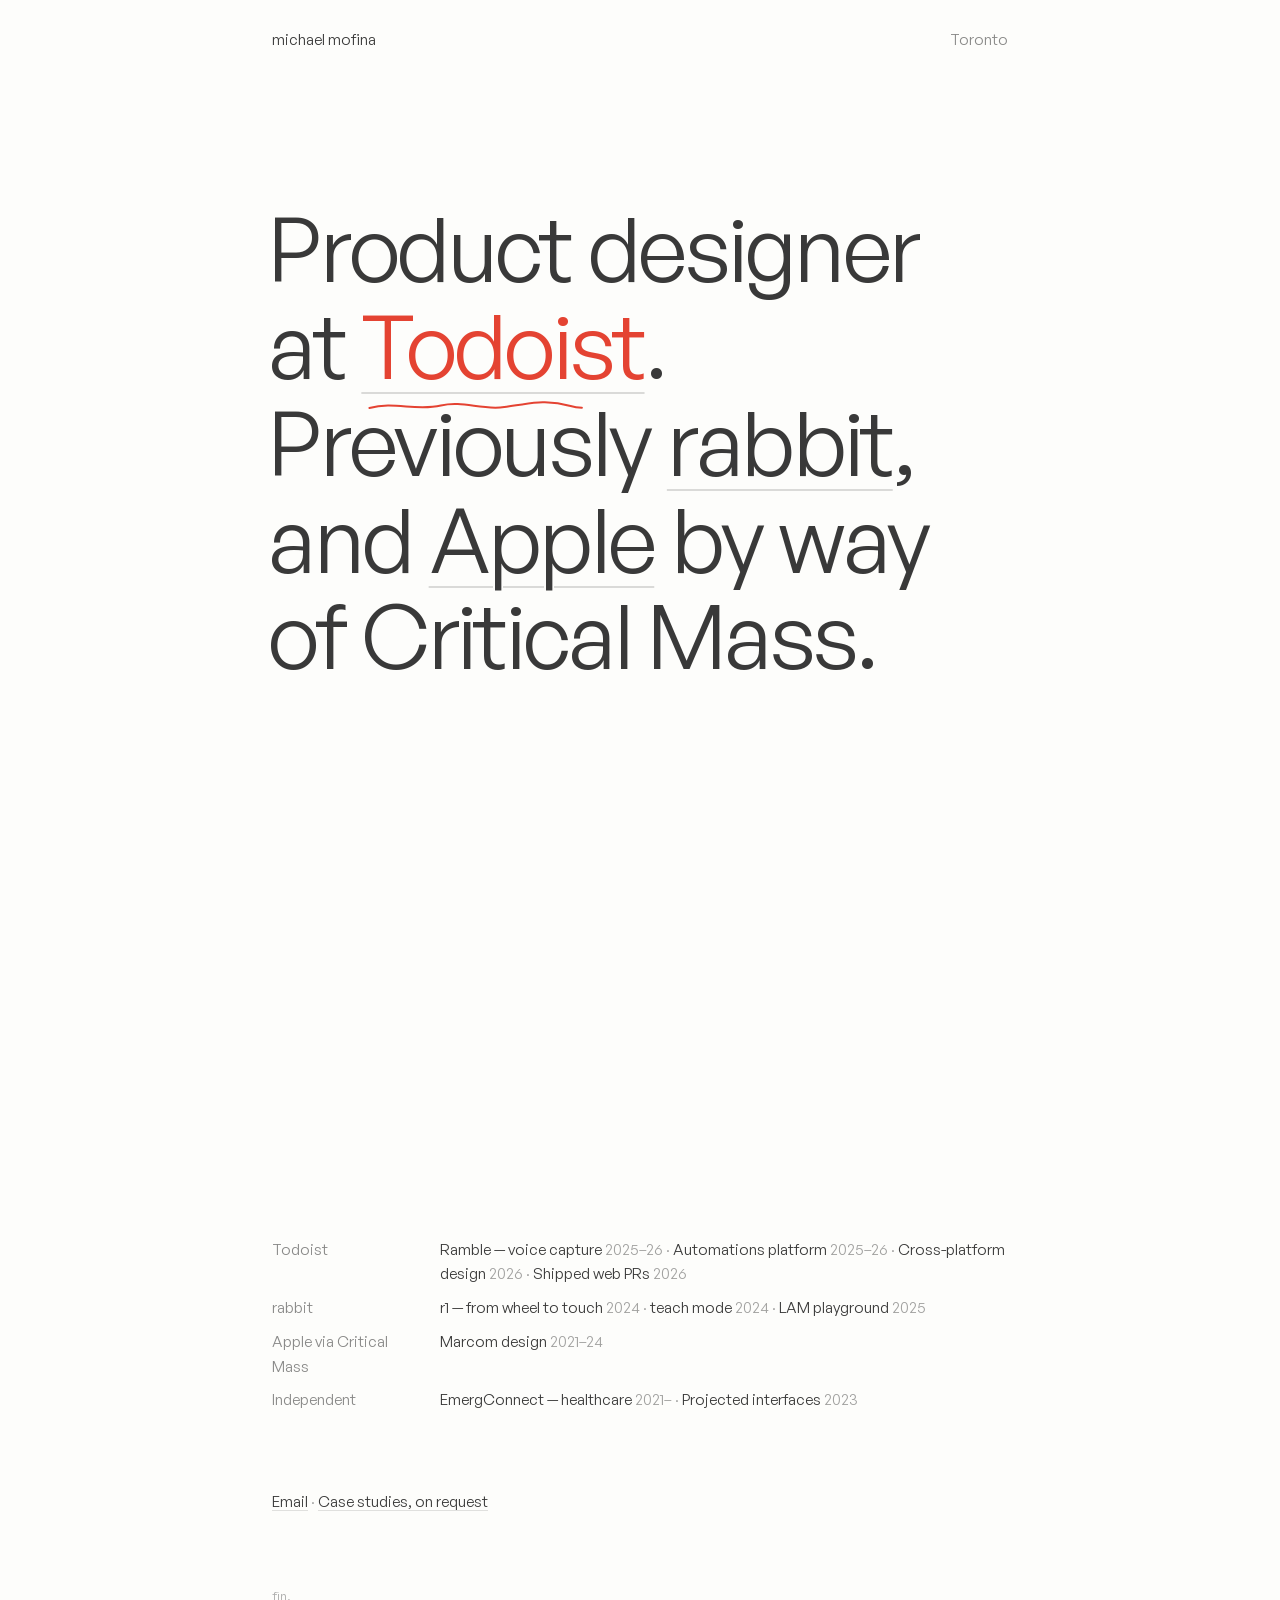
<file: variants/poster.html>
<!doctype html>
<html lang="en">
<head>
<meta charset="utf-8">
<meta name="viewport" content="width=device-width, initial-scale=1">
<title>Michael Mofina — Product Designer</title>
<meta name="description" content="Michael Mofina is a product designer at Todoist, based in Toronto. Previously rabbit, and Apple by way of Critical Mass.">
<style>
/* ---------------------------------------------------------------
   poster — the typographic variant.
   One headline is the site. Career history is a color system
   that only appears when you reach for it.
   --------------------------------------------------------------- */

@font-face {
  font-family: "General Sans";
  src: url("../assets/fonts/GeneralSans-Regular.woff2") format("woff2");
  font-weight: 400;
  font-style: normal;
  font-display: swap;
}

:root {
  --paper: #fdfdfb;
  --ink: 22 22 22;               /* every gray is this ink at an alpha */
  --todoist: #e44332;
  --rabbit: #ff4d06;
  --apple: #6e6e73;
  --indep: #197a7a;
}

* { margin: 0; }

html { hyphens: none; -webkit-hyphens: none; }

body {
  background: var(--paper);
  color: rgb(var(--ink) / .85);
  font-family: "General Sans", -apple-system, BlinkMacSystemFont, "Segoe UI", sans-serif;
  font-weight: 400;
  font-size: .95rem;
  line-height: 1.6;
  max-width: 46rem;
  margin-inline: auto;
  padding: 1.5rem;
  min-height: 100svh;
  display: flex;
  flex-direction: column;
}

::selection { background: rgb(var(--ink)); color: var(--paper); }

a { color: inherit; }
a:focus-visible { outline: 2px solid rgb(var(--ink) / .85); outline-offset: 3px; }

/* ---- entrance: the only thing that animates on load ---- */

.fade {
  opacity: 0;
  transform: translateY(10px);
  animation: fadeUp .55s ease forwards;
  animation-delay: calc(var(--i, 0) * 70ms);
}
@keyframes fadeUp { to { opacity: 1; transform: none; } }

/* ---- header ---- */

header {
  display: flex;
  justify-content: space-between;
  align-items: baseline;
  gap: 1rem;
  padding-block: .25rem;
}

.place { color: rgb(var(--ink) / .5); }

/* mofi easter egg: hover the name, "mofi" gets a dashed underline
   and a small gloss appears below. */
.mofina { position: relative; }
.mofi {
  text-decoration: underline;
  text-decoration-style: dashed;
  text-decoration-color: transparent;
  text-decoration-thickness: 1px;
  text-underline-offset: .2em;
  transition: text-decoration-color .2s ease;
}
.name:hover .mofi { text-decoration-color: rgb(var(--ink) / .55); }
.gloss {
  position: absolute;
  top: calc(100% + .45rem);
  left: 0;
  white-space: nowrap;
  font-size: .8rem;
  color: rgb(var(--ink) / .5);
  opacity: 0;
  transition: opacity .25s ease .08s;
  pointer-events: none;
}
.name:hover .gloss { opacity: 1; }

/* ---- the headline ---- */

.hero {
  flex: 1;
  display: flex;
  align-items: center;
  /* keeps the poster centered even when the viewport is generous */
  min-height: calc(100svh - 8rem);
}

h1 {
  font-weight: 400;
  font-size: clamp(2.6rem, 7.5vw, 5.6rem); /* capped a hair under 6rem so the hand-placed breaks never wrap */
  line-height: 1.08;
  letter-spacing: -.03em;
  color: rgb(var(--ink) / .85);
  text-wrap: balance;
  margin-left: -.04em; /* optical alignment of the P against the column edge */
}

/* employer words: 2px hairline underline at rest,
   brand-color flood on hover. */
.w {
  text-decoration: underline;
  text-decoration-thickness: 2px;
  text-decoration-color: rgb(var(--ink) / .15);
  text-underline-offset: .14em;
  padding: 0 .06em;
  margin: 0 -.06em;
  border-radius: 2px;
  transition: background-color .18s ease, color .18s ease, text-decoration-color .18s ease;
}
.w-todoist { --c: var(--todoist); color: var(--todoist); }
.w-rabbit  { --c: var(--rabbit); }
.w-apple   { --c: var(--apple); }

/* the flood is a pointer move; touch devices stay static */
@media (hover: hover) and (pointer: fine) {
  .w:hover {
    background-color: var(--c);
    color: var(--paper);
    text-decoration-color: transparent;
  }
}
a.w:focus-visible {
  background-color: var(--c);
  color: var(--paper);
  text-decoration-color: transparent;
}

/* hand-placed desktop line breaks; mobile balances itself */
@media (max-width: 699px) {
  .db { display: none; }
}

/* ---- the one flourish: a penned squiggle under "Todoist." ---- */

.tdwrap { position: relative; display: inline-block; }
.tdwrap svg {
  position: absolute;
  left: .04em;
  bottom: -.26em;
  width: 100%;
  height: .3em;
  overflow: visible;
  color: var(--todoist);
}

/* ---- work index ---- */

.work {
  margin-top: 45vh; /* the whitespace is the design */
  list-style: none;
  padding: 0;
}
.row {
  display: grid;
  grid-template-columns: 9.5rem 1fr;
  gap: .25rem 1rem;
  padding-block: .3rem;
}
.org { color: rgb(var(--ink) / .5); transition: color .18s ease; }
.items { color: rgb(var(--ink) / .85); transition: color .18s ease; }
.yr { font-variant-numeric: tabular-nums; color: rgb(var(--ink) / .4); }
.sep { color: rgb(var(--ink) / .4); }

@media (hover: hover) and (pointer: fine) {
  .row:hover .org,
  .row:hover .items { color: var(--tint); }
}

/* the Apple joke — his own line, revealed on hover */
.joke {
  color: rgb(var(--ink) / .5);
  opacity: 0;
  transition: opacity .25s ease .1s, color .18s ease;
}
@media (hover: hover) and (pointer: fine) {
  .row:hover .joke { opacity: 1; color: var(--tint); }
}

@media (max-width: 699px) {
  .row { grid-template-columns: 1fr; gap: 0; padding-block: .55rem; }
  .gloss { display: none; }
  .joke { display: none; } /* hover-only line; don't reserve a blank line on touch */
}

/* ---- dock + sign-off ---- */

.dock { margin-top: 4.5rem; }
.dock a {
  color: rgb(var(--ink) / .85);
  text-decoration: underline;
  text-decoration-thickness: 1px;
  text-decoration-color: rgb(var(--ink) / .12);
  text-underline-offset: .18em;
  transition: text-decoration-color .18s ease;
}
.dock a:hover { text-decoration-color: rgb(var(--ink) / .5); }

.fin {
  margin-top: 4.5rem;
  margin-bottom: 1.5rem;
  font-size: .8rem;
  color: rgb(var(--ink) / .35);
}

/* ---- reduced motion: everything static, everything readable ---- */

@media (prefers-reduced-motion: reduce) {
  .fade { animation: none; opacity: 1; transform: none; }
  * { transition: none !important; animation: none !important; }
}
</style>
</head>
<body>

<header class="fade" style="--i:0">
  <p class="name">michael <span class="mofina"><span class="mofi">mofi</span>na<span
    class="gloss" aria-hidden="true">mo·fi — one step past hi·fi</span></span></p>
  <p class="place">Toronto</p>
</header>

<main class="hero fade" style="--i:1">
  <h1>Product designer<br class="db">
    at <span class="tdwrap"><a class="w w-todoist" href="https://todoist.com">Todoist</a>.<!--
      penned underline, drawn on load by the script below
      --><svg aria-hidden="true" viewBox="0 0 220 14" preserveAspectRatio="none" fill="none">
        <path d="M3.2 9.4 C 21 5.8, 37 11.2, 55 8.1 C 71 5.4, 84 10.6, 101 8.9 C 119 7.1, 131 4.6, 149 8.3 C 164 11.3, 181 6.2, 198 8.7 C 205 9.7, 211 8.1, 216.5 9.1"
          stroke="currentColor" stroke-width="2" stroke-linecap="round" vector-effect="non-scaling-stroke"/>
      </svg></span><br class="db">
    Previously <span class="w w-rabbit">rabbit</span>,<br class="db">
    and <span class="w w-apple">Apple</span> by way<br class="db">
    of Critical Mass.</h1>
</main>

<ul class="work fade" style="--i:2" aria-label="Selected work">
  <li class="row" style="--tint: var(--todoist)">
    <span class="org">Todoist</span>
    <span class="items">Ramble — voice capture <span class="yr">2025–26</span> <span class="sep" aria-hidden="true">·</span>
      Automations platform <span class="yr">2025–26</span> <span class="sep" aria-hidden="true">·</span>
      Cross-platform design <span class="yr">2026</span> <span class="sep" aria-hidden="true">·</span>
      Shipped web PRs <span class="yr">2026</span></span>
  </li>
  <li class="row" style="--tint: var(--rabbit)">
    <span class="org">rabbit</span>
    <span class="items">r1 — from wheel to touch <span class="yr">2024</span> <span class="sep" aria-hidden="true">·</span>
      teach mode <span class="yr">2024</span> <span class="sep" aria-hidden="true">·</span>
      LAM playground <span class="yr">2025</span></span>
  </li>
  <li class="row" style="--tint: var(--apple)">
    <span class="org">Apple via Critical Mass</span>
    <span class="items">Marcom design <span class="yr">2021–24</span>
      <span class="joke">Really good designs. Trust me.</span></span>
  </li>
  <li class="row" style="--tint: var(--indep)">
    <span class="org">Independent</span>
    <span class="items">EmergConnect — healthcare <span class="yr">2021–</span> <span class="sep" aria-hidden="true">·</span>
      Projected interfaces <span class="yr">2023</span></span>
  </li>
</ul>

<nav class="dock fade" style="--i:3" aria-label="Contact">
  <a href="mailto:info@michaelmofina.com">Email</a>
  <span class="sep" aria-hidden="true"> · </span>
  <a href="mailto:info@michaelmofina.com?subject=Case%20studies">Case studies, on request</a>
</nav>

<p class="fin fade" style="--i:4">fin.</p>

<script>
/* Draw the squiggle after the entrance stagger settles (~.7s).
   Without JS, or with reduced motion, it simply sits fully drawn. */
(function () {
  var path = document.querySelector(".tdwrap path");
  if (!path) return;
  if (window.matchMedia("(prefers-reduced-motion: reduce)").matches) return;
  var len = path.getTotalLength();
  path.style.strokeDasharray = len;
  path.style.strokeDashoffset = len;
  path.getBoundingClientRect(); /* flush styles so the transition runs */
  path.style.transition = "stroke-dashoffset .7s cubic-bezier(.4, 0, .2, 1) .95s";
  requestAnimationFrame(function () {
    requestAnimationFrame(function () {
      path.style.strokeDashoffset = "0";
    });
  });
})();
</script>

</body>
</html>
</file>
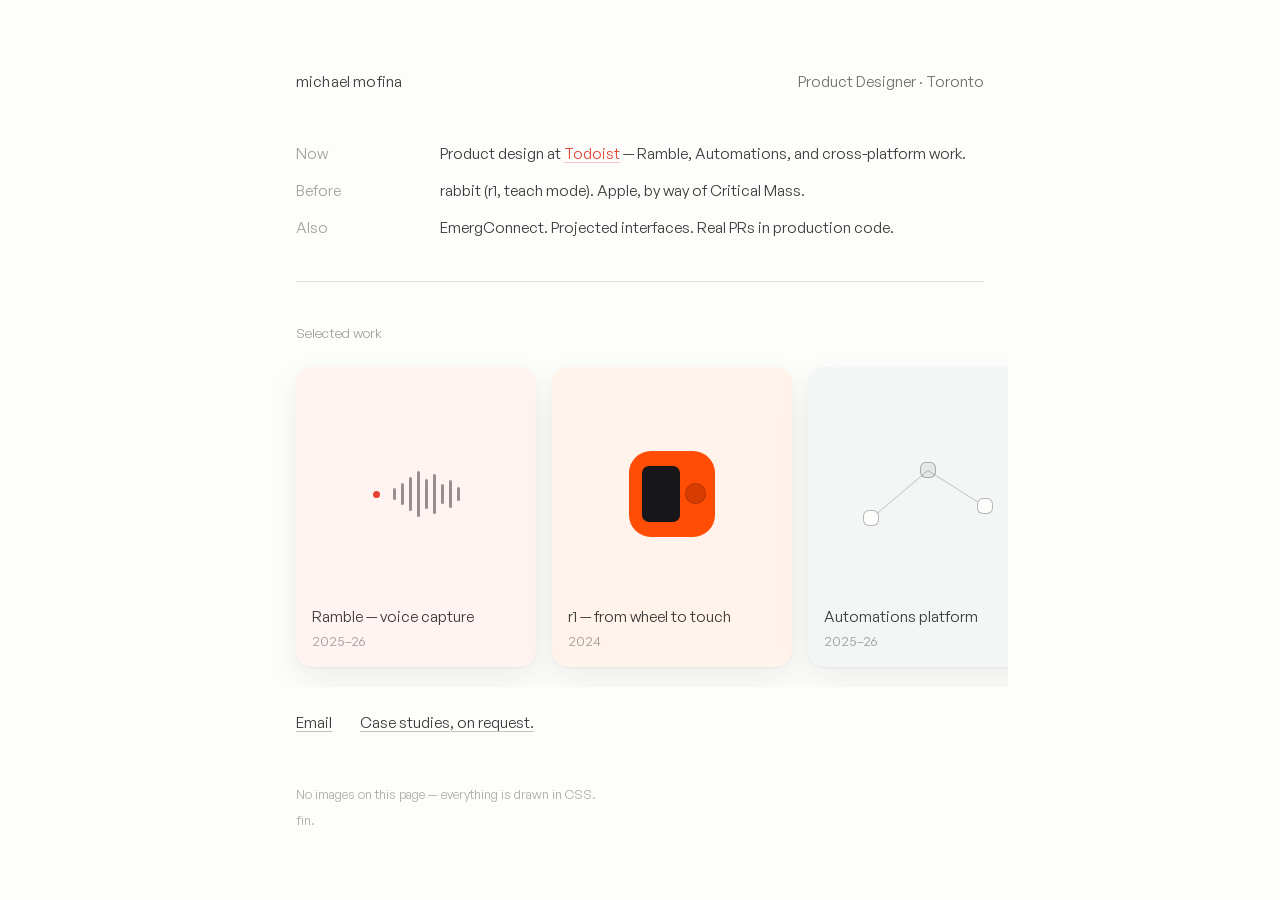
<file: variants/reel.html>
<!DOCTYPE html>
<html lang="en">
<head>
<meta charset="utf-8">
<meta name="viewport" content="width=device-width, initial-scale=1">
<title>Michael Mofina — Product Designer</title>
<meta name="description" content="Michael Mofina is a product designer at Todoist, based in Toronto. Previously rabbit, and Apple by way of Critical Mass.">
<style>
/* ------------------------------------------------------------------
   reel — michael mofina
   One typeface, one weight. Every visual on this page is drawn in CSS.
   ------------------------------------------------------------------ */

@font-face {
  font-family: "General Sans";
  src: url("../assets/fonts/GeneralSans-Regular.woff2") format("woff2");
  font-weight: 400;
  font-style: normal;
  font-display: swap;
}

:root {
  --paper: #fdfdfb;
  --ink: 22, 22, 22;            /* all grays are alpha-composited ink */
  --red: #e44332;               /* Todoist */
  --rabbit: #ff4d06;
  --teal: #197a7a;              /* Independent */
  color-scheme: light;
}

* { margin: 0; padding: 0; box-sizing: border-box; }

html { -webkit-text-size-adjust: 100%; }

body {
  min-height: 100svh;
  display: flex;
  background: var(--paper);
  color: rgba(var(--ink), .85);
  font-family: "General Sans", -apple-system, BlinkMacSystemFont, "Segoe UI", sans-serif;
  font-weight: 400;
  font-size: .95rem;
  line-height: 1.6;
}

::selection { background: rgb(var(--ink)); color: var(--paper); }

main {
  width: 100%;
  max-width: 46rem;
  margin: auto;             /* vertical centering, degrades to normal flow */
  padding: 3rem 1.5rem;
}

/* Links -------------------------------------------------------------- */

a {
  color: inherit;
  text-decoration: underline;
  text-decoration-color: rgba(var(--ink), .25);
  text-underline-offset: 3px;
  transition: text-decoration-color .2s ease, color .2s ease;
}
a:hover { text-decoration-color: rgba(var(--ink), .7); }
a:focus-visible, .reel:focus-visible {
  outline: 2px solid rgb(var(--ink));
  outline-offset: 3px;
  border-radius: 2px;
}

a.todoist {
  color: var(--red);
  text-decoration-color: rgba(228, 67, 50, .3);
}
a.todoist:hover { text-decoration-color: currentColor; }

/* Entrance ----------------------------------------------------------- */

@keyframes fadeUp {
  from { opacity: 0; transform: translateY(10px); }
  to   { opacity: 1; transform: none; }
}
.fade { animation: fadeUp .55s ease both; animation-delay: var(--d, 0s); }

/* Header ------------------------------------------------------------- */

header {
  display: flex;
  justify-content: space-between;
  align-items: baseline;
  gap: 1rem;
  flex-wrap: wrap;
}

.name { position: relative; }

h1 { font-size: .95rem; font-weight: 400; letter-spacing: .01em; }

/* mo·fi easter egg: hover the name, "mofi" gets a dashed underline
   and a small gloss fades in underneath. */
.mofi { border-bottom: 1px dashed transparent; transition: border-color .25s ease; }
.name:hover .mofi { border-bottom-color: rgba(var(--ink), .5); }

.gloss {
  position: absolute;
  left: 0;
  top: calc(100% + .35rem);
  font-size: .8rem;
  color: rgba(var(--ink), .5);
  white-space: nowrap;
  opacity: 0;
  transition: opacity .25s ease;
  pointer-events: none;
}
.name:hover .gloss { opacity: 1; }

.role { color: rgba(var(--ink), .62); }

/* Intro rows --------------------------------------------------------- */

.intro { margin-top: 3rem; display: grid; gap: .8rem; }

.row {
  display: grid;
  grid-template-columns: 8rem 1fr;
  gap: 1rem;
}
.row .label { color: rgba(var(--ink), .4); }

/* Hairline ----------------------------------------------------------- */

hr {
  border: none;
  border-top: 1px solid rgba(var(--ink), .12);
  margin: 2.5rem 0;
}

/* Carousel ----------------------------------------------------------- */

.sec-label {
  font-size: .85rem;
  color: rgba(var(--ink), .4);
  margin-bottom: 1rem;
}

.reel {
  display: flex;
  gap: 1rem;
  overflow-x: auto;
  overscroll-behavior-x: contain;
  scroll-snap-type: x mandatory;
  -webkit-overflow-scrolling: touch;   /* momentum on iOS */
  /* bleed to the column edge so shadows aren't clipped and the last
     card can rest against the viewport on small screens */
  padding: .5rem 1.5rem 1.25rem;
  margin: 0 -1.5rem;
  scroll-padding-inline: 1.5rem;
  cursor: grab;
  scrollbar-width: none;               /* no visible scrollbar … */
}
.reel::-webkit-scrollbar { display: none; }
/* … but still keyboard- and wheel-scrollable: the reel is focusable
   and arrow keys advance one card (see script). */

.reel.dragging {
  scroll-snap-type: none;              /* don't fight the drag */
  cursor: grabbing;
  user-select: none;
}

.card {
  flex: 0 0 15rem;
  aspect-ratio: 4 / 5;
  scroll-snap-align: start;
  border-radius: 16px;
  padding: 1rem;
  display: flex;
  flex-direction: column;
  box-shadow: 0 1px 2px rgba(var(--ink), .05), 0 12px 32px rgba(var(--ink), .07);
  transition: transform .2s ease, box-shadow .2s ease;
  --tint: var(--red);
}
.card:hover {
  transform: translateY(-4px);
  box-shadow: 0 2px 4px rgba(var(--ink), .05), 0 18px 40px rgba(var(--ink), .09);
}

.card .art {
  flex: 1;
  display: grid;
  place-items: center;
}

figcaption .pname { display: block; transition: color .2s ease; }
.card:hover .pname { color: var(--tint); }
figcaption .yr {
  display: block;
  font-size: .85rem;
  font-variant-numeric: tabular-nums;
  color: rgba(var(--ink), .4);
}

/* Employer tints (hover only) */
.c-ramble, .c-autom, .c-xplat { --tint: var(--red); }
.c-r1, .c-teach               { --tint: var(--rabbit); }
.c-emerg                      { --tint: var(--teal); }
.c-apple                      { --tint: #6e6e73; }

/* Washes — whisper-quiet; the page should still read white */
.c-ramble { background: #fff4f2; }
.c-r1     { background: #fff3ec; }
.c-autom  { background: #f2f7f5; }
.c-xplat  { background: #f7f7f5; }
.c-teach  { background: #fdf6ee; }
.c-emerg  { background: #f2f6f8; }
.c-apple  { background: #f4f4f5; }

/* Apple — the NDA card: no artwork is the artwork -------------------- */
.nda {
  margin: 0;
  text-align: center;
  color: rgba(var(--ink), .55);
  line-height: 1.5;
}

/* ------------------------------------------------------------------
   Vignettes. Shared language: 1px strokes at ink .25, paper fills,
   small radii, slow loops with long rests.
   ------------------------------------------------------------------ */

/* Ramble — waveform + record dot ------------------------------------ */

.wave { display: flex; align-items: center; gap: 5px; height: 64px; }
.wave .rec {
  width: 7px; height: 7px; border-radius: 50%;
  background: var(--red);
  margin-right: 8px;
}
.wave .bar {
  width: 3px;
  height: var(--h);
  border-radius: 2px;
  background: rgba(var(--ink), .45);
  animation: barBreath 5.6s ease-in-out infinite;
  animation-delay: calc(var(--i) * .13s);
}
/* mostly at rest; one slow breath per loop */
@keyframes barBreath {
  0%, 42%, 100% { transform: scaleY(1); }
  56%           { transform: scaleY(.5); }
  74%           { transform: scaleY(1.25); }
}

/* r1 — the little orange device ------------------------------------- */

.device {
  position: relative;
  width: 86px; height: 86px;
  border-radius: 22px;
  background: #ff4d06;   /* flat — matches the family's line-work language */
}
.device::before { /* screen */
  content: "";
  position: absolute;
  left: 13px; top: 15px;
  width: 38px; height: 56px;
  border-radius: 7px;
  background: #17171a;
}
.device::after { /* scroll wheel */
  content: "";
  position: absolute;
  right: 9px; top: 32px;
  width: 21px; height: 21px;
  border-radius: 50%;
  background: #d83c00;
  box-shadow: inset 0 0 0 1px rgba(0, 0, 0, .15);
}

/* Automations — three nodes, middle one pulsing --------------------- */

.graph { position: relative; width: 130px; height: 80px; }
.edge {
  position: absolute;
  height: 1px;
  background: rgba(var(--ink), .2);
  transform-origin: 0 50%;
}
.e1 { left: 8px;  top: 64px; width: 75px; transform: rotate(-40.1deg); }
.e2 { left: 65px; top: 16px; width: 67px; transform: rotate(32.3deg); }
.node {
  position: absolute;
  width: 16px; height: 16px;
  border-radius: 6px;
  border: 1px solid rgba(var(--ink), .3);
  background: var(--paper);
}
.n1 { left: 0;     top: 56px; }
.n2 { left: 57px;  top: 8px;  background: rgba(var(--ink), .06);
      animation: nodePulse 6s ease-out infinite; }
.n3 { left: 114px; top: 44px; }
@keyframes nodePulse {
  0%, 55%, 100% { box-shadow: 0 0 0 0 rgba(var(--ink), 0); }
  12%           { box-shadow: 0 0 0 1px rgba(var(--ink), .08), 0 0 0 6px rgba(var(--ink), .04); }
  35%           { box-shadow: 0 0 0 10px rgba(var(--ink), 0); }
}

/* Cross-platform — three frames, one shared red sidebar ------------- */

.devices { position: relative; width: 150px; height: 100px; }
.frame {
  position: absolute;
  border: 1px solid rgba(var(--ink), .25);
  background: transparent;
}
.d-desktop { left: 0;    top: 0;    width: 150px; height: 100px; border-radius: 10px; }
.d-tablet  { left: 14px; top: 14px; width: 100px; height: 80px;  border-radius: 9px; }
.d-phone   { left: 28px; top: 26px; width: 40px;  height: 66px;  border-radius: 8px; }
.sidebar { /* lives inside all three frames at once */
  position: absolute;
  left: 36px; top: 34px;
  width: 5px; height: 50px;
  border-radius: 3px;
  background: var(--red);
}

/* teach mode — a dotted path, then the cursor ----------------------- */

.path { position: relative; width: 130px; height: 96px; }
.pdot {
  position: absolute;
  width: 3px; height: 3px;
  border-radius: 50%;
  background: rgba(var(--ink), .4);
  animation: appear 6.5s linear infinite;
  /* negative delay: no first-paint flash, dots sequence left to right */
  animation-delay: calc(var(--i) * .28s - 6.2s);
}
.cursor {
  position: absolute;
  left: 108px; top: 8px;
  width: 12px; height: 12px;
  background: rgba(var(--ink), .75);
  clip-path: polygon(0 0, 100% 50%, 25% 100%);
  transform: rotate(-24deg);
  animation: appear 6.5s linear infinite;
  animation-delay: calc(8 * .28s - 6.2s);
}
@keyframes appear {
  0%, 5%   { opacity: 0; }
  11%, 86% { opacity: 1; }
  94%, 100% { opacity: 0; }
}

/* EmergConnect — soft cross + a 1px ECG line that draws itself ------ */

.clinic { display: grid; justify-items: center; }
.cross {
  position: relative;
  width: 46px; height: 46px;
  /* drop-shadow on the parent shades the composite plus shape */
  filter: drop-shadow(0 3px 6px rgba(22, 22, 22, .1));
}
.cross::before, .cross::after {
  content: "";
  position: absolute;
  border-radius: 6px;
  background: #fff;
}
.cross::before { left: 0;    top: 15px; width: 46px; height: 16px; }
.cross::after  { left: 15px; top: 0;    width: 16px; height: 46px; }

.ecg {
  position: relative;
  width: 110px; height: 22px;
  margin-top: 20px;
  animation: ecgDraw 7s linear infinite;
}
.seg {
  position: absolute;
  height: 1px;
  background: rgba(25, 122, 122, .75);
  transform-origin: 0 50%;
}
.s1 { left: 0;    top: 12px; width: 40px; }
.s2 { left: 40px; top: 12px; width: 12px; transform: rotate(-59deg); }
.s3 { left: 46px; top: 2px;  width: 19px; transform: rotate(71.6deg); }
.s4 { left: 52px; top: 20px; width: 10px; transform: rotate(-53.1deg); }
.s5 { left: 58px; top: 12px; width: 52px; }
@keyframes ecgDraw {
  0%   { clip-path: inset(-6px 100% -6px 0); opacity: 1; }
  45%  { clip-path: inset(-6px 0 -6px 0); }
  82%  { clip-path: inset(-6px 0 -6px 0); opacity: 1; }
  92%, 100% { clip-path: inset(-6px 0 -6px 0); opacity: 0; }
}

/* Footer ------------------------------------------------------------- */

.dock { margin-top: 1.5rem; display: flex; gap: 1.75rem; }
.colophon { margin-top: 3rem; font-size: .8rem; color: rgba(var(--ink), .35); }
.fin { margin-top: .35rem; font-size: .8rem; color: rgba(var(--ink), .35); }

/* Small screens ------------------------------------------------------ */

@media (max-width: 640px) {
  header { flex-direction: column; gap: .1rem; }
  .gloss { display: none; }
  .row { grid-template-columns: 1fr; gap: 0; }
}

/* Reduced motion: everything freezes, everything stays readable ------ */

@media (prefers-reduced-motion: reduce) {
  *, *::before, *::after {
    animation: none !important;
    transition: none !important;
  }
  .reel { scroll-behavior: auto; }
}
</style>
</head>
<body>
<main>

  <header class="fade" style="--d:0ms">
    <div class="name">
      <h1>michael <span class="mofi">mofi</span>na</h1>
      <span class="gloss" aria-hidden="true">mo·fi — one step past hi·fi</span>
    </div>
    <p class="role">Product Designer · Toronto</p>
  </header>

  <section class="intro" aria-label="About">
    <div class="row fade" style="--d:70ms">
      <span class="label">Now</span>
      <p>Product design at <a class="todoist" href="https://todoist.com">Todoist</a> — Ramble, Automations, and cross-platform work.</p>
    </div>
    <div class="row fade" style="--d:140ms">
      <span class="label">Before</span>
      <p>rabbit (r1, teach mode). Apple, by way of Critical Mass.</p>
    </div>
    <div class="row fade" style="--d:210ms">
      <span class="label">Also</span>
      <p>EmergConnect. Projected interfaces. Real PRs in production code.</p>
    </div>
  </section>

  <hr class="fade" style="--d:280ms">

  <section aria-label="Selected work">
    <p class="sec-label fade" style="--d:350ms">Selected work</p>

    <div class="reel fade" style="--d:420ms" tabindex="0" role="group"
         aria-label="Six project cards. Scroll sideways, or use arrow keys.">

      <!-- Ramble: waveform bars + record dot -->
      <figure class="card c-ramble">
        <div class="art" aria-hidden="true">
          <div class="wave">
            <div class="rec"></div>
            <div class="bar" style="--h:12px; --i:0"></div>
            <div class="bar" style="--h:22px; --i:1"></div>
            <div class="bar" style="--h:34px; --i:2"></div>
            <div class="bar" style="--h:46px; --i:3"></div>
            <div class="bar" style="--h:30px; --i:4"></div>
            <div class="bar" style="--h:40px; --i:5"></div>
            <div class="bar" style="--h:20px; --i:6"></div>
            <div class="bar" style="--h:28px; --i:7"></div>
            <div class="bar" style="--h:14px; --i:8"></div>
          </div>
        </div>
        <figcaption>
          <span class="pname">Ramble — voice capture</span>
          <span class="yr">2025–26</span>
        </figcaption>
      </figure>

      <!-- r1: the orange device -->
      <figure class="card c-r1">
        <div class="art" aria-hidden="true">
          <div class="device"></div>
        </div>
        <figcaption>
          <span class="pname">r1 — from wheel to touch</span>
          <span class="yr">2024</span>
        </figcaption>
      </figure>

      <!-- Automations: three nodes, middle pulsing -->
      <figure class="card c-autom">
        <div class="art" aria-hidden="true">
          <div class="graph">
            <div class="edge e1"></div>
            <div class="edge e2"></div>
            <div class="node n1"></div>
            <div class="node n2"></div>
            <div class="node n3"></div>
          </div>
        </div>
        <figcaption>
          <span class="pname">Automations platform</span>
          <span class="yr">2025–26</span>
        </figcaption>
      </figure>

      <!-- Cross-platform: three frames, one red sidebar -->
      <figure class="card c-xplat">
        <div class="art" aria-hidden="true">
          <div class="devices">
            <div class="frame d-desktop"></div>
            <div class="frame d-tablet"></div>
            <div class="frame d-phone"></div>
            <div class="sidebar"></div>
          </div>
        </div>
        <figcaption>
          <span class="pname">Cross-platform design</span>
          <span class="yr">2026</span>
        </figcaption>
      </figure>

      <!-- teach mode: dotted path to a cursor -->
      <figure class="card c-teach">
        <div class="art" aria-hidden="true">
          <div class="path">
            <div class="pdot" style="left:6px;   top:78px; --i:0"></div>
            <div class="pdot" style="left:22px;  top:64px; --i:1"></div>
            <div class="pdot" style="left:38px;  top:52px; --i:2"></div>
            <div class="pdot" style="left:54px;  top:42px; --i:3"></div>
            <div class="pdot" style="left:70px;  top:34px; --i:4"></div>
            <div class="pdot" style="left:86px;  top:27px; --i:5"></div>
            <div class="pdot" style="left:100px; top:21px; --i:6"></div>
            <div class="cursor"></div>
          </div>
        </div>
        <figcaption>
          <span class="pname">teach mode</span>
          <span class="yr">2024</span>
        </figcaption>
      </figure>

      <!-- EmergConnect: soft cross + self-drawing ECG -->
      <figure class="card c-emerg">
        <div class="art" aria-hidden="true">
          <div class="clinic">
            <div class="cross"></div>
            <div class="ecg">
              <div class="seg s1"></div>
              <div class="seg s2"></div>
              <div class="seg s3"></div>
              <div class="seg s4"></div>
              <div class="seg s5"></div>
            </div>
          </div>
        </div>
        <figcaption>
          <span class="pname">EmergConnect — healthcare</span>
          <span class="yr">2021–</span>
        </figcaption>
      </figure>

      <figure class="card c-apple">
        <div class="art" aria-hidden="true">
          <p class="nda">Really good designs.<br>Trust me.</p>
        </div>
        <figcaption>
          <span class="pname">Apple — Marcom, via Critical Mass</span>
          <span class="yr">2021–24</span>
        </figcaption>
      </figure>

    </div>
  </section>

  <footer>
    <p class="dock fade" style="--d:490ms">
      <a href="mailto:info@michaelmofina.com">Email</a>
      <a href="mailto:info@michaelmofina.com?subject=Case%20studies">Case studies, on request.</a>
    </p>
    <p class="colophon fade" style="--d:560ms">No images on this page — everything is drawn in CSS.</p>
    <p class="fin fade" style="--d:630ms">fin.</p>
  </footer>

</main>

<script>
/* Drag-to-scroll for the reel. Mouse and pen only — touch already
   scrolls natively. Capture starts after 4px of travel, so plain
   clicks are never hijacked. */
(function () {
  var reel = document.querySelector('.reel');
  if (!reel) return;

  var reduced = window.matchMedia('(prefers-reduced-motion: reduce)');
  var pointerId = null, startX = 0, startLeft = 0, dragging = false;

  reel.addEventListener('pointerdown', function (e) {
    if (e.pointerType === 'touch' || e.button !== 0) return;
    pointerId = e.pointerId;
    startX = e.clientX;
    startLeft = reel.scrollLeft;
    dragging = false;
  });

  reel.addEventListener('pointermove', function (e) {
    if (pointerId === null || e.pointerId !== pointerId) return;
    if (e.buttons === 0) { release(); return; }  /* button released outside the reel */
    var dx = e.clientX - startX;
    if (!dragging && Math.abs(dx) > 4) {
      dragging = true;
      reel.setPointerCapture(pointerId);
      reel.classList.add('dragging');   /* snap off while dragging */
    }
    if (dragging) reel.scrollLeft = startLeft - dx;
  });

  function release() {
    if (pointerId === null) return;
    pointerId = null;
    if (dragging) {
      dragging = false;
      reel.classList.remove('dragging'); /* snap settles the nearest card */
    }
  }
  window.addEventListener('pointerup', release);
  window.addEventListener('pointercancel', release);

  /* Keyboard: focus the reel, arrows move one card at a time. */
  reel.addEventListener('keydown', function (e) {
    if (e.key !== 'ArrowRight' && e.key !== 'ArrowLeft') return;
    e.preventDefault();
    var card = reel.querySelector('.card');
    var step = (card ? card.offsetWidth : 240) + 16;
    reel.scrollBy({
      left: e.key === 'ArrowRight' ? step : -step,
      behavior: reduced.matches ? 'auto' : 'smooth'
    });
  });
})();
</script>
</body>
</html>
</file>
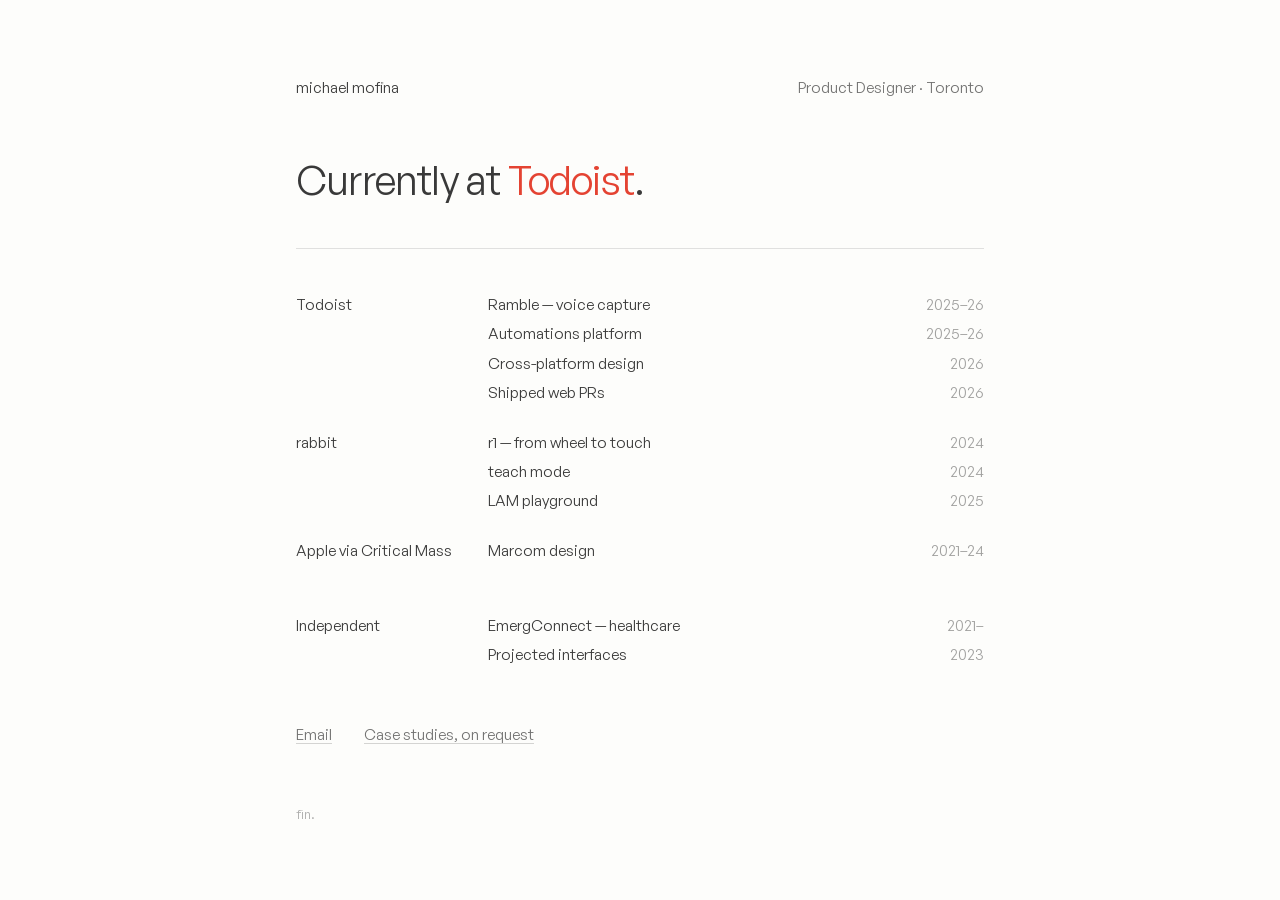
<file: variants/toy.html>
<!doctype html>
<html lang="en">
<head>
<meta charset="utf-8">
<meta name="viewport" content="width=device-width, initial-scale=1">
<title>Michael Mofina — Product Designer</title>
<meta name="description" content="Michael Mofina — product designer at Todoist. Voice capture, automations, and cross-platform design. Toronto.">
<meta name="theme-color" content="#fdfdfb">
<style>
/* ============================================================
   michael mofina — "toy" variant
   The dot over the i in "mofina" comes loose. Everything else
   stays quiet. One typeface, one weight, alpha-composited ink.
   ============================================================ */

@font-face{
  font-family:"General Sans";
  src:url("../assets/fonts/GeneralSans-Regular.woff2") format("woff2");
  font-weight:400;
  font-style:normal;
  font-display:swap;
}

:root{
  --paper:#fdfdfb;
  --ink:22,22,22;
  --accent:#e44332;                 /* cycles as the ball bounces; JS resets it home */
}

*{ margin:0; padding:0; box-sizing:border-box; }

html{ background:var(--paper); }

body{
  font-family:"General Sans",-apple-system,BlinkMacSystemFont,"Segoe UI",sans-serif;
  font-weight:400;
  font-size:.95rem;
  line-height:1.6;
  color:rgba(var(--ink),.85);
  min-height:100svh;
  display:flex;
  align-items:center;
  justify-content:center;
}

::selection{ background:var(--accent); color:var(--paper); }

a{ color:inherit; }
a:focus-visible{ outline:2px solid rgba(var(--ink),.85); outline-offset:3px; border-radius:2px; }

.page{
  width:100%;
  max-width:46rem;
  padding:3rem 1.5rem;
}

/* ---- entrance: the only thing that animates on load ---- */
.fade{
  animation:fadeUp .55s cubic-bezier(.22,.61,.36,1) both;
  animation-delay:var(--d,0ms);
}
@keyframes fadeUp{
  from{ opacity:0; transform:translateY(10px); }
  to{ opacity:1; transform:none; }
}

/* ---- header ---- */
header{
  display:flex;
  flex-wrap:wrap;
  align-items:baseline;
  justify-content:space-between;
  gap:.35rem 1.5rem;
}
.name{
  font-size:.95rem;
  font-weight:400;
  position:relative;
  white-space:nowrap;      /* never break inside "mofina" */
}
.role{ color:rgba(var(--ink),.6); }

/* sr-only: the real, readable name for screen readers */
.sr-only{
  position:absolute; width:1px; height:1px; margin:-1px; padding:0;
  overflow:hidden; clip:rect(0 0 0 0); white-space:nowrap; border:0;
}

/* mo·fi easter egg */
.name:hover .mofi,
.name:hover .iwrap{      /* underline doesn't propagate into inline-blocks */
  text-decoration:underline dashed rgba(var(--ink),.5);
  text-decoration-thickness:1px;
  text-underline-offset:.24em;
}
.gloss{
  position:absolute; left:0; top:100%; margin-top:.4rem;
  font-size:.8rem; color:rgba(var(--ink),.6);
  white-space:nowrap; pointer-events:none;
  opacity:0; transform:translateY(2px);
  transition:opacity .3s ease .08s, transform .3s ease .08s;
}
.name:hover .gloss{ opacity:1; transform:none; }

/* ---- the tittle / the ball -------------------------------------
   The i in "mofina" is a dotless ı. The dot is rebuilt as #dotv,
   a 10px circle scaled down to tittle size and parked exactly
   where the tittle belongs (canvas-measured in JS). #dot is the
   invisible grab halo around it. #marker sits on the baseline. */
.iwrap{ position:relative; display:inline-block; }
#marker{ display:inline-block; width:0; height:0; }

#dot{
  position:absolute;
  left:var(--rx,50%); top:var(--ry,.12em);   /* refined by JS */
  width:26px; height:26px; margin:-13px 0 0 -13px;
  border-radius:50%;
  cursor:grab;
  touch-action:none;      /* the page never scrolls while dragging the ball */
  z-index:5;
}
@media (pointer:coarse){
  #dot{ width:48px; height:48px; margin:-24px 0 0 -24px; }
}
#dot.free{ position:fixed; left:0; top:0; z-index:99; }
#dot.static{ cursor:auto; pointer-events:none; }   /* reduced motion: just an i */

#dotv{
  position:absolute; left:50%; top:50%;
  width:10px; height:10px; margin:-5px 0 0 -5px;
  border-radius:50%;
  background:rgba(var(--ink),.85);   /* matches the name ink exactly */
  transform:scale(var(--restS,.2));
  transition:background-color .25s ease;
  will-change:transform;
}
#dot.free #dotv{ background:var(--accent); }

body.grabbing{ cursor:grabbing; user-select:none; -webkit-user-select:none; }
body.grabbing #dot{ cursor:grabbing; }

/* idle affordance: one tiny hop, 6s in, once */
#dot.hop{ animation:hop .45s cubic-bezier(.34,1.4,.5,1); }
@keyframes hop{
  0%,100%{ transform:none; }
  40%{ transform:translateY(-3px); }
}

/* ---- lede ---- */
.lede{
  margin-top:3.5rem;
  font-size:clamp(1.6rem,3.6vw,2.5rem);
  line-height:1.2;
  letter-spacing:-.02em;
}
.lede a{
  color:var(--accent);
  text-decoration:none;
  transition:color .25s ease;
}
.lede a:hover{
  text-decoration:underline;
  text-decoration-thickness:.045em;
  text-underline-offset:.12em;
}

hr{
  border:0;
  border-top:1px solid rgba(var(--ink),.12);
  margin:2.75rem 0;
}

/* ---- work index ---- */
.group{
  display:grid;
  grid-template-columns:10rem 1fr;
  gap:.3rem 2rem;
  align-items:baseline;
}
.group + .group{ margin-top:1.6rem; }
.org{ font-size:.95rem; font-weight:400; margin:0; color:rgba(var(--ink),.85); }
.row{
  display:flex;
  align-items:baseline;
  gap:.75rem;
  transition:opacity .22s ease, color .22s ease;
}
.row + .row{ margin-top:.3rem; }
.year{
  margin-left:auto;
  font-variant-numeric:tabular-nums;
  color:rgba(var(--ink),.4);
  white-space:nowrap;
}
.joke{
  font-size:.8rem;
  color:rgba(var(--ink),.6);
  opacity:0;
  transition:opacity .3s ease .05s;
}

/* hover: hovered row takes its employer's tint, the rest step back */
@media (hover:hover){
  .index:hover .row{ opacity:.4; }
  .index:hover .row:hover{ opacity:1; color:var(--tint,rgba(var(--ink),.85)); }
  .index:hover .joke-row{ opacity:1; }
  .group:hover .joke{ opacity:1; }
}

/* ---- dock + fin ---- */
.dock{ display:flex; gap:2rem; margin-top:3.5rem; }
.dock a{
  color:rgba(var(--ink),.6);
  text-decoration:underline;
  text-decoration-color:rgba(var(--ink),.18);
  text-underline-offset:.22em;
  transition:color .2s ease, text-decoration-color .2s ease;
}
.dock a:hover{ color:var(--accent); text-decoration-color:var(--accent); }

.fin{
  margin-top:3.5rem;
  font-size:.8rem;
  color:rgba(var(--ink),.35);
}

/* ---- small screens ---- */
@media (max-width:640px){
  .gloss{ display:none; }
  .group{ grid-template-columns:1fr; gap:.35rem 0; }
  .org{ margin-bottom:.15rem; }
}

/* ---- reduced motion: fully static, fully readable ---- */
@media (prefers-reduced-motion: reduce){
  *{ animation:none !important; transition:none !important; }
  .fade{ opacity:1; transform:none; }
}
</style>
</head>
<body>

<main class="page">

  <header class="fade" style="--d:0ms">
    <h1 class="name">
      <span class="sr-only">michael mofina</span><!--
   --><span aria-hidden="true">michael <span class="mofi">mof<span class="iwrap" id="iwrap">&#305;<span id="marker"></span><span id="dot"><span id="dotv"></span></span></span></span>na</span>
      <span class="gloss" aria-hidden="true">mo·fi — one step past hi·fi</span>
    </h1>
    <p class="role">Product Designer · Toronto</p>
  </header>

  <p class="lede fade" style="--d:70ms">Currently at <a href="https://todoist.com">Todoist</a>.</p>

  <hr class="fade" style="--d:140ms">

  <div class="index">

    <section class="group fade" style="--d:210ms; --tint:#e44332">
      <h2 class="org">Todoist</h2>
      <div>
        <div class="row"><span>Ramble — voice capture</span><span class="year">2025–26</span></div>
        <div class="row"><span>Automations platform</span><span class="year">2025–26</span></div>
        <div class="row"><span>Cross-platform design</span><span class="year">2026</span></div>
        <div class="row"><span>Shipped web PRs</span><span class="year">2026</span></div>
      </div>
    </section>

    <section class="group fade" style="--d:280ms; --tint:#ff4d06">
      <h2 class="org">rabbit</h2>
      <div>
        <div class="row"><span>r1 — from wheel to touch</span><span class="year">2024</span></div>
        <div class="row"><span>teach mode</span><span class="year">2024</span></div>
        <div class="row"><span>LAM playground</span><span class="year">2025</span></div>
      </div>
    </section>

    <section class="group fade" style="--d:350ms; --tint:#6e6e73">
      <h2 class="org">Apple via Critical Mass</h2>
      <div>
        <div class="row"><span>Marcom design</span><span class="year">2021–24</span></div>
        <div class="row joke-row" aria-hidden="true"><span class="joke">Really good designs. Trust me.</span></div>
      </div>
    </section>

    <section class="group fade" style="--d:420ms; --tint:#197a7a">
      <h2 class="org">Independent</h2>
      <div>
        <div class="row"><span>EmergConnect — healthcare</span><span class="year">2021–</span></div>
        <div class="row"><span>Projected interfaces</span><span class="year">2023</span></div>
      </div>
    </section>

  </div>

  <nav class="dock fade" style="--d:490ms" aria-label="Contact">
    <a href="mailto:info@michaelmofina.com">Email</a>
    <a href="mailto:info@michaelmofina.com?subject=Case%20studies">Case studies, on request</a>
  </nav>

  <footer class="fade" style="--d:560ms">
    <p class="fin">fin.</p>
  </footer>

</main>

<script>
(() => {
"use strict";

const reduced = matchMedia("(prefers-reduced-motion: reduce)").matches;
const root   = document.documentElement;

// A filled transform animation turns an ancestor into the containing block
// for position:fixed — clear each entrance animation once it has played.
document.querySelectorAll(".fade").forEach(el => {
  el.addEventListener("animationend", () => { el.style.animation = "none"; }, { once:true });
});

const iwrap  = document.getElementById("iwrap");
const marker = document.getElementById("marker");
const dot    = document.getElementById("dot");
const dotv   = document.getElementById("dotv");

/* ================================================================
   1 · Tittle placement — canvas-measured so the fake dot sits
   exactly where the font's own tittle would. We draw "i" at 100px,
   scan the pixels above the x-height (the dot is the only ink up
   there) and read back its centre and diameter.
   ================================================================ */
let tit = null;
function measureTittle(){
  try{
    const cs = getComputedStyle(iwrap);
    const c = document.createElement("canvas");
    c.width = 200; c.height = 200;
    const ctx = c.getContext("2d", { willReadFrequently:true });
    const S = 100, OX = 50, BASE = 140;
    ctx.font = "400 " + S + "px " + cs.fontFamily;
    const xh = ctx.measureText("ı").actualBoundingBoxAscent || S * .52;
    ctx.fillStyle = "#000";
    ctx.fillText("i", OX, BASE);
    const img = ctx.getImageData(0, 0, 200, 200).data;
    const maxRow = Math.max(4, Math.round(BASE - xh - 2)); // above x-height only
    let x0 = 1e9, x1 = -1, y0 = 1e9, y1 = -1;
    for(let y = 0; y < maxRow; y++)
      for(let x = 0; x < 200; x++)
        if(img[(y * 200 + x) * 4 + 3] > 40){
          if(x < x0) x0 = x; if(x > x1) x1 = x;
          if(y < y0) y0 = y; if(y > y1) y1 = y;
        }
    if(x1 < 0) return null;
    const s = parseFloat(cs.fontSize) / S;
    return {
      d: ((x1 - x0 + 1) + (y1 - y0 + 1)) / 2 * s,   // dot diameter
      cx: ((x0 + x1 + 1) / 2 - OX) * s,             // centre, from glyph origin
      cyAbove: (BASE - (y0 + y1 + 1) / 2) * s       // centre, above baseline
    };
  }catch(e){ return null; }
}

let restS = .2;             // scale that shrinks the 10px ball to tittle size
const rest = { x:0, y:0 };  // tittle centre, relative to #iwrap

function placeDot(remeasure){
  if(remeasure || !tit) tit = measureTittle();
  const fs = parseFloat(getComputedStyle(iwrap).fontSize);
  const wr = iwrap.getBoundingClientRect();
  const t = tit || { d: fs * .13, cx: wr.width / 2, cyAbove: fs * .64 };
  const baseY = marker.getBoundingClientRect().top; // 0×0 inline-block sits on the baseline
  rest.x = t.cx;
  rest.y = (baseY - wr.top) - t.cyAbove;
  restS = Math.max(1.5, t.d) / 10;
  iwrap.style.setProperty("--rx", rest.x + "px");
  iwrap.style.setProperty("--ry", rest.y + "px");
  iwrap.style.setProperty("--restS", restS);
}
placeDot(true);
if(document.fonts && document.fonts.ready)
  document.fonts.ready.then(() => placeDot(true));

/* Reduced motion: the dot is just an i. No physics, no sound, no handlers. */
if(reduced){
  dot.classList.add("static");
  addEventListener("resize", () => placeDot());
  return;
}

/* ================================================================
   2 · Physics
   ================================================================ */
const ACCENTS = ["#e44332", "#ff4d06", "#2b47ff", "#197a7a", "#b07a1c"];
let accIdx = 0, celebrated = false;

let state = "rest";           // rest | drag | free | home
let x = 0, y = 0, vx = 0, vy = 0;
let raf = 0, lastT = 0;
let detachT = 0, homeT = 0, lastS = 1;
const squash = { amt:0, axis:"y", t:-1 };
const target = { x:0, y:0 };
const samples = [];
let pointerId = null, interacted = false;

const R = 5;                  // ball radius
const G = 2200;               // gravity, px/s²
const REST = .72;             // restitution
const MAXV = 3200;            // fling speed cap
const GRAB = matchMedia("(pointer:coarse)").matches ? 24 : 13;

const outCubic = e => 1 - Math.pow(1 - e, 3);
const outBack  = e => { const c = 1.35; e -= 1; return 1 + (c + 1) * e * e * e + c * e * e; };
const inOut    = e => e < .5 ? 4 * e * e * e : 1 - Math.pow(-2 * e + 2, 3) / 2;

/* ---- audio: lazy, gesture-gated, synthesized, quiet ---- */
let AC = null, lastBoop = 0;
function ensureAudio(){
  try{
    if(!AC) AC = new (window.AudioContext || window.webkitAudioContext)();
    if(AC.state === "suspended") AC.resume();
  }catch(e){ AC = null; }
}
function tone(freq, glide, dur, gain, at){
  if(!AC) return;
  const t0 = AC.currentTime + (at || 0);
  const o = AC.createOscillator(), g = AC.createGain();
  o.type = "sine";
  o.frequency.setValueAtTime(freq, t0);
  o.frequency.exponentialRampToValueAtTime(Math.max(40, glide || freq), t0 + dur);
  g.gain.setValueAtTime(.0001, t0);
  g.gain.exponentialRampToValueAtTime(gain, t0 + .008);
  g.gain.exponentialRampToValueAtTime(.0001, t0 + dur);
  o.connect(g); g.connect(AC.destination);
  o.start(t0); o.stop(t0 + dur + .03);
}
const pop = () => tone(440, 720, .07, .06);                        // detach
function boop(speed){                                              // impact
  const now = performance.now();
  if(now - lastBoop < 70) return;
  lastBoop = now;
  const s = Math.min(speed, 2200);
  tone(140 + s * .16, 110 + s * .10, .09, Math.min(.12, .03 + (s / 2200) * .08));
}
const tada = () => {                                               // first accent flip
  tone(523.25, 523.25, .10, .055);
  tone(783.99, 783.99, .16, .065, .105);
};

/* ---- accent ---- */
function setAccent(i){ accIdx = i; root.style.setProperty("--accent", ACCENTS[i]); }
function cycleAccent(){
  setAccent((accIdx + 1) % ACCENTS.length);
  if(!celebrated){ celebrated = true; tada(); }
}

function restCenter(){  // viewport coords of the docked tittle
  const wr = iwrap.getBoundingClientRect();
  return { x: wr.left + rest.x, y: wr.top + rest.y };
}

/* ---- grab / drag / fling ---- */
function pushSample(e){
  const t = performance.now();
  samples.push({ x:e.clientX, y:e.clientY, t });
  while(samples.length && t - samples[0].t > 110) samples.shift();
}
function grab(e){
  interacted = true;
  ensureAudio();
  if(state === "rest"){
    const c = restCenter();
    x = c.x; y = c.y; vx = vy = 0;
    dot.classList.add("free");
    document.body.appendChild(dot);   // escape any ancestor containing block
    detachT = performance.now();
    pop();
  } else if(state === "home"){
    // resume the grow animation from the ball's current size
    const p = Math.max(0, Math.min(1, (lastS - restS) / (1 - restS)));
    detachT = performance.now() - 160 * p;
  }
  state = "drag";
  pointerId = e.pointerId;
  samples.length = 0;
  pushSample(e);
  target.x = e.clientX; target.y = e.clientY;
  document.body.classList.add("grabbing");
  addEventListener("pointermove", onMove);
  addEventListener("pointerup", onUp);
  addEventListener("pointercancel", onUp);
  e.preventDefault();
  start();
}
function onMove(e){
  if(e.pointerId !== pointerId) return;
  target.x = e.clientX; target.y = e.clientY;
  pushSample(e);
}
function releasePointer(){
  removeEventListener("pointermove", onMove);
  removeEventListener("pointerup", onUp);
  removeEventListener("pointercancel", onUp);
  document.body.classList.remove("grabbing");
  pointerId = null;
}
function onUp(e){
  if(e.pointerId !== pointerId) return;
  releasePointer();
  // fling with the velocity of the last ~100ms of pointer samples
  const a = samples[0], b = samples[samples.length - 1];
  if(a && b && b.t - a.t > 15){
    const dt = (b.t - a.t) / 1000;
    vx = (b.x - a.x) / dt;
    vy = (b.y - a.y) / dt;
    const sp = Math.hypot(vx, vy);
    if(sp > MAXV){ vx *= MAXV / sp; vy *= MAXV / sp; }
  }
  state = "free";
}

dot.addEventListener("pointerdown", grab);
/* near-miss grabs while the ball is loose */
addEventListener("pointerdown", e => {
  if(state !== "free" || dot.contains(e.target)) return;
  if(Math.hypot(e.clientX - x, e.clientY - y) <= GRAB + R) grab(e);
});

/* ---- home ---- */
function goHome(){
  if(state === "rest" || state === "home") return;
  if(pointerId !== null) releasePointer();
  state = "home";
  homeT = performance.now();
  start();
}
function dock(){
  state = "rest";
  dot.classList.remove("free");
  iwrap.appendChild(dot);           // back to its seat in the name
  dot.style.transform = "";
  dotv.style.transform = "";
  squash.t = -1;
  setAccent(0);   // back to Todoist red
}
addEventListener("keydown", e => { if(e.key === "Escape") goHome(); });
addEventListener("dblclick", goHome);

/* ---- impacts ---- */
function hit(axis, speed, t){
  if(speed > 110) boop(speed);
  if(speed > 140){
    squash.amt = Math.min(.42, speed / 2400);
    squash.axis = axis;
    squash.t = t;
  }
  if(speed > 520) cycleAccent();
}

/* ---- the loop ---- */
function start(){
  if(!raf){ lastT = performance.now(); raf = requestAnimationFrame(step); }
}
function step(t){
  raf = 0;
  const dt = Math.min((t - lastT) / 1000, 1 / 30); // capped: no tunneling
  lastT = t;

  if(state === "drag"){
    const k = 1 - Math.exp(-dt * 30);   // slight spring lag behind the pointer
    x += (target.x - x) * k;
    y += (target.y - y) * k;
  }
  else if(state === "free"){
    vy += G * dt;
    x += vx * dt;
    y += vy * dt;
    const w = innerWidth, h = innerHeight;
    if(x < R && vx < 0)          { x = R;     hit("x", -vx, t); vx = -vx * REST; }
    else if(x > w - R && vx > 0) { x = w - R; hit("x",  vx, t); vx = -vx * REST; }
    if(y < R && vy < 0)          { y = R;     hit("y", -vy, t); vy = -vy * REST; }
    else if(y > h - R && vy > 0) { y = h - R; hit("y",  vy, t); vy = -vy * REST;
                                   if(-vy < 60) vy = 0; }        // too slow: settle
    if(y >= h - R - .5 && vy === 0){                             // rolling
      vx *= Math.exp(-3.5 * dt);
      if(Math.abs(vx) < 6) vx = 0;
    }
  }
  else if(state === "home"){
    const c = restCenter();
    const K = 190, D = 21;   // ω≈13.8, ζ≈0.76 → a touch of overshoot, ~.5s settle
    vx += (-K * (x - c.x) - D * vx) * dt;
    vy += (-K * (y - c.y) - D * vy) * dt;
    x += vx * dt;
    y += vy * dt;
    if(Math.hypot(x - c.x, y - c.y) < .8 && Math.hypot(vx, vy) < 25
       && t - homeT > 260){ dock(); return; }
  }

  /* the dot must never get lost */
  if(!isFinite(x + y + vx + vy)){
    const c = restCenter();
    x = c.x; y = c.y; vx = vy = 0;
    dock(); return;
  }

  render(t);

  const sleeping = state === "free" && vx === 0 && vy === 0
                   && y >= innerHeight - R - .5 && squash.t < 0;
  if(state !== "rest" && !sleeping) raf = requestAnimationFrame(step);
}

function render(t){
  dot.style.transform = "translate3d(" + x.toFixed(2) + "px," + y.toFixed(2) + "px,0)";

  // overall size: pops from tittle → ball on detach, shrinks back going home
  let s;
  if(state === "home"){
    s = 1 + (restS - 1) * inOut(Math.min(1, (t - homeT) / 450));
  } else {
    s = restS + (1 - restS) * outBack(Math.min(1, (t - detachT) / 160));
  }
  lastS = s;

  // squash & stretch along the impact axis, ~120ms ease-out recovery
  let sx = 1, sy = 1;
  if(squash.t > 0){
    const e = (t - squash.t) / 120;
    if(e < 1){
      const k = squash.amt * (1 - outCubic(Math.max(0, e)));
      if(squash.axis === "y"){ sy = 1 - k; sx = 1 + k * .9; }
      else                   { sx = 1 - k; sy = 1 + k * .9; }
    } else squash.t = -1;
  }
  dotv.style.transform = "scale(" + (s * sx).toFixed(3) + "," + (s * sy).toFixed(3) + ")";
}

/* ---- keep it on screen ---- */
addEventListener("resize", () => {
  placeDot();
  if(state === "free" || state === "drag"){
    x = Math.min(Math.max(x, R), innerWidth - R);
    y = Math.min(Math.max(y, R), innerHeight - R);
    start();
  }
});

/* ---- idle affordance: one tiny hop, once, 6s in ---- */
setTimeout(() => {
  if(state === "rest" && !interacted){
    dot.classList.add("hop");
    dot.addEventListener("animationend", () => dot.classList.remove("hop"), { once:true });
  }
}, 6000);

})();
</script>

</body>
</html>
</file>
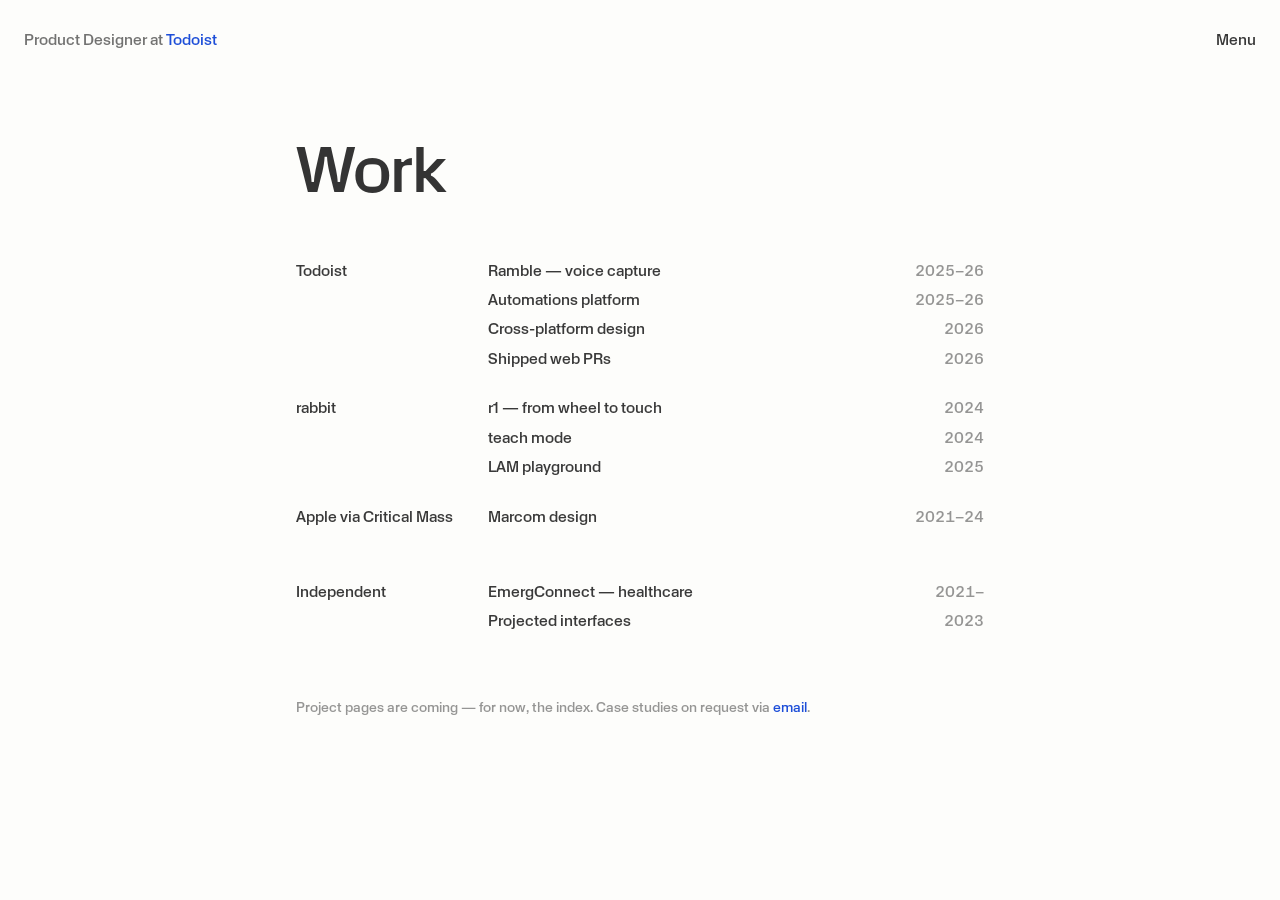
<file: variants/work.html>
<!doctype html>
<html lang="en">
<head>
<meta charset="utf-8">
<meta name="viewport" content="width=device-width, initial-scale=1">
<title>Work · Michael Mofina</title>
<meta name="description" content="Selected work — Michael Mofina, product designer at Todoist.">
<meta name="theme-color" content="#fdfdfb" media="(prefers-color-scheme: light)">
<meta name="theme-color" content="#141210" media="(prefers-color-scheme: dark)">
<style>
/* ============================================================
   michael mofina — work
   The quiet room: the same materials as the front door, no physics.
   ============================================================ */

@font-face{
  font-family:"KMR Apparat";
  src:url("../assets/fonts/KMR-Apparat-Book.woff2") format("woff2");
  font-weight:350; font-style:normal; font-display:swap;
}
@font-face{
  font-family:"KMR Apparat";
  src:url("../assets/fonts/KMR-Apparat-Regular.woff2") format("woff2");
  font-weight:400; font-style:normal; font-display:swap;
}
@font-face{
  font-family:"KMR Apparat";
  src:url("../assets/fonts/KMR-Apparat-Medium.woff2") format("woff2");
  font-weight:500; font-style:normal; font-display:swap;
}

:root{
  --paper:#fdfdfb;
  --ink:22,22,22;
  --accent-l:#c2410c;            /* the palette script overwrites this pair; */
  --accent-d:#fb923c;            /* these two are the no-JS fallback */
  --accent:var(--accent-l);
  color-scheme:light dark;
}
@media (prefers-color-scheme: dark){
  :root{ --paper:#141210; --ink:241,238,232; --accent:var(--accent-d); }
}
:root[data-theme="dark"]{ --paper:#141210; --ink:241,238,232; --accent:var(--accent-d); }
:root[data-theme="light"]{ --paper:#fdfdfb; --ink:22,22,22; --accent:var(--accent-l); }

*{ margin:0; padding:0; box-sizing:border-box; }
html, body{ background:var(--paper); }
body{
  font-family:"KMR Apparat",-apple-system,BlinkMacSystemFont,"Segoe UI",sans-serif;
  font-weight:500;
  font-size:.95rem;
  line-height:1.6;
  color:rgba(var(--ink),.85);
}
::selection{ background:var(--accent); color:var(--paper); }
a:focus-visible, button:focus-visible{ outline:2px solid rgba(var(--ink),.85); outline-offset:3px; border-radius:2px; }

.fade{
  animation:fadeUp .55s cubic-bezier(.22,.61,.36,1) both;
  animation-delay:var(--d,0ms);
}
@keyframes fadeUp{
  from{ opacity:0; transform:translateY(10px); }
  to{ opacity:1; transform:none; }
}

.corner{
  position:fixed;
  top:1.75rem; left:1.5rem; right:1.5rem;
  display:flex; justify-content:space-between; align-items:baseline;
  flex-wrap:wrap; gap:.2rem 1.5rem;
  z-index:3;
  background:var(--paper);
}
.who{ color:rgba(var(--ink),.6); }
.who a{ color:var(--accent); text-decoration:none; }
.who a:hover{ text-decoration:underline; text-underline-offset:.18em; }
.menu-btn{
  font:inherit; font-size:.95rem; color:rgba(var(--ink),.85);
  background:none; border:0; padding:0; cursor:pointer;
  transition:color .2s ease;
}
.menu-btn:hover{ color:var(--accent); }

.page{
  max-width:46rem;
  margin:0 auto;
  padding:8.5rem 1.5rem 5rem;
}
h1{
  font-size:clamp(2.2rem,7vw,4rem);
  line-height:1.05;
  letter-spacing:-.02em;
  font-weight:500;
  color:rgba(var(--ink),.87);
  margin-bottom:3.5rem;
}

.group{
  display:grid;
  grid-template-columns:10rem 1fr;
  gap:.3rem 2rem;
  align-items:baseline;
}
.group + .group{ margin-top:1.6rem; }
.org{ font-size:.95rem; font-weight:500; color:rgba(var(--ink),.85); }
.row{
  display:flex; align-items:baseline; gap:.75rem;
  transition:opacity .22s ease, color .22s ease;
}
.row + .row{ margin-top:.3rem; }
.year{
  margin-left:auto;
  font-variant-numeric:tabular-nums;
  color:rgba(var(--ink),.45);
  white-space:nowrap;
}
.joke{ font-size:.8rem; color:rgba(var(--ink),.6); opacity:0; transition:opacity .3s ease .05s; }
@media (hover:hover){
  .index:hover .row{ opacity:.4; }
  .index:hover .row:hover{ opacity:1; color:var(--tint,rgba(var(--ink),.85)); }
  .index:hover .joke-row{ opacity:1; }
  .group:hover .joke{ opacity:1; }
}

.note{
  margin-top:4rem;
  font-size:.85rem;
  color:rgba(var(--ink),.45);
  max-width:36rem;
}

.menu[hidden]{ display:none; }   /* hidden must beat display:flex */
.menu{
  position:fixed; inset:0; z-index:60;
  background:var(--paper);
  display:flex; flex-direction:column;
  padding:1.75rem 1.5rem;
}
.menu-close{ align-self:flex-end; }
.menu-nav{ margin:auto 0; display:flex; flex-direction:column; gap:1.2rem; }
.menu-nav a{
  font-size:clamp(2.2rem,7vw,4rem); line-height:1.1; letter-spacing:-.02em;
  font-weight:350;                 /* Book at rest… */
  color:rgba(var(--ink),.87); text-decoration:none; width:fit-content;
  transition:color .2s ease;
}
.menu-nav a:hover{ font-weight:500; color:var(--accent); }  /* …Medium under the cursor */
.menu-nav a[aria-current="page"]{ color:rgba(var(--ink),.4); }
.menu.open .menu-nav a{ animation:fadeUp .45s cubic-bezier(.22,.61,.36,1) both; }
.menu.open .menu-nav a:nth-child(2){ animation-delay:60ms; }
.menu.open .menu-nav a:nth-child(3){ animation-delay:120ms; }

@media (max-width:640px){
  .group{ grid-template-columns:1fr; gap:.35rem 0; }
  .org{ margin-bottom:.15rem; }
}

@media (prefers-reduced-motion: reduce){
  *{ animation:none !important; transition:none !important; }
  .fade{ opacity:1; transform:none; }
}
</style>
<script>
/* The accent is a living thing: a curated palette (each hue tuned twice —
   deep for the light ground, bright for the dark), a different one each
   visit, steady while you browse. #dev can lock one. */
(() => {
  const P = [
    ["ember",  "#c2410c", "#fb923c"],
    ["gold",   "#a16207", "#fbbf24"],
    ["moss",   "#3f6212", "#a3e635"],
    ["pine",   "#0f766e", "#5eead4"],
    ["cobalt", "#1d4ed8", "#93c5fd"],
    ["plum",   "#7e22ce", "#d8b4fe"]
  ];
  const apply = i => {
    const p = P[i] || P[0], r = document.documentElement;
    r.style.setProperty("--accent-l", p[1]);
    r.style.setProperty("--accent-d", p[2]);
    r.dataset.accent = p[0];
    window.ACCENT_I = i;
  };
  let idx = null;
  try {
    const lock = localStorage.getItem("mm-accent");        // #dev lock wins
    if(lock !== null && P[+lock]) idx = +lock;
    else {
      const seen = sessionStorage.getItem("mm-accent-visit");  // steady across pages
      if(seen !== null && P[+seen]) idx = +seen;
      else {
        idx = Math.floor(Math.random() * P.length);
        sessionStorage.setItem("mm-accent-visit", idx);
      }
    }
  } catch(e){ idx = Math.floor(Math.random() * P.length); }  // private mode, etc.
  window.ACCENTS = P;
  window.applyAccent = apply;
  apply(idx);
})();
</script>
</head>
<body>

<header class="corner fade" style="--d:0ms">
  <p class="who">Product Designer at <a href="https://todoist.com">Todoist</a></p>
  <button class="menu-btn" id="menuBtn" aria-expanded="false" aria-controls="menu">Menu</button>
</header>

<main class="page">
  <h1 class="fade" style="--d:60ms">Work</h1>

  <div class="index fade" style="--d:140ms">

    <section class="group" style="--tint:#e44332">
      <h2 class="org">Todoist</h2>
      <div>
        <div class="row"><span>Ramble — voice capture</span><span class="year">2025–26</span></div>
        <div class="row"><span>Automations platform</span><span class="year">2025–26</span></div>
        <div class="row"><span>Cross-platform design</span><span class="year">2026</span></div>
        <div class="row"><span>Shipped web PRs</span><span class="year">2026</span></div>
      </div>
    </section>

    <section class="group" style="--tint:#ff4d06">
      <h2 class="org">rabbit</h2>
      <div>
        <div class="row"><span>r1 — from wheel to touch</span><span class="year">2024</span></div>
        <div class="row"><span>teach mode</span><span class="year">2024</span></div>
        <div class="row"><span>LAM playground</span><span class="year">2025</span></div>
      </div>
    </section>

    <section class="group" style="--tint:#6e6e73">
      <h2 class="org">Apple via Critical Mass</h2>
      <div>
        <div class="row"><span>Marcom design</span><span class="year">2021–24</span></div>
        <div class="row joke-row" aria-hidden="true"><span class="joke">Really good designs. Trust me.</span></div>
      </div>
    </section>

    <section class="group" style="--tint:#197a7a">
      <h2 class="org">Independent</h2>
      <div>
        <div class="row"><span>EmergConnect — healthcare</span><span class="year">2021–</span></div>
        <div class="row"><span>Projected interfaces</span><span class="year">2023</span></div>
      </div>
    </section>

  </div>

  <p class="note fade" style="--d:220ms">Project pages are coming — for now, the index. Case studies on request via <a href="mailto:info@michaelmofina.com" style="color:var(--accent);text-decoration:none">email</a>.</p>
</main>

<div class="menu" id="menu" hidden role="dialog" aria-modal="true" aria-label="Site menu">
  <button class="menu-btn menu-close" id="menuClose">Close</button>
  <nav class="menu-nav">
    <a href="letters.html">Home</a>
    <a href="work.html" aria-current="page">Work</a>
    <a href="mailto:info@michaelmofina.com">Get in touch</a>
  </nav>
</div>

<script>
(() => {
"use strict";
const menu = document.getElementById("menu");
const menuBtn = document.getElementById("menuBtn");
const menuClose = document.getElementById("menuClose");
function setMenu(open){
  menu.hidden = !open;
  menu.classList.toggle("open", open);
  menuBtn.setAttribute("aria-expanded", String(open));
  const fc = open ? (menu.querySelector("a") || menuClose) : menuBtn;
  if(fc && fc.focus) fc.focus();
}
menuBtn.addEventListener("click", () => setMenu(true));
menuClose.addEventListener("click", () => setMenu(false));
addEventListener("keydown", e => {
  if(e.key === "Escape" && !menu.hidden) setMenu(false);
});
})();
</script>

</body>
</html>
</file>
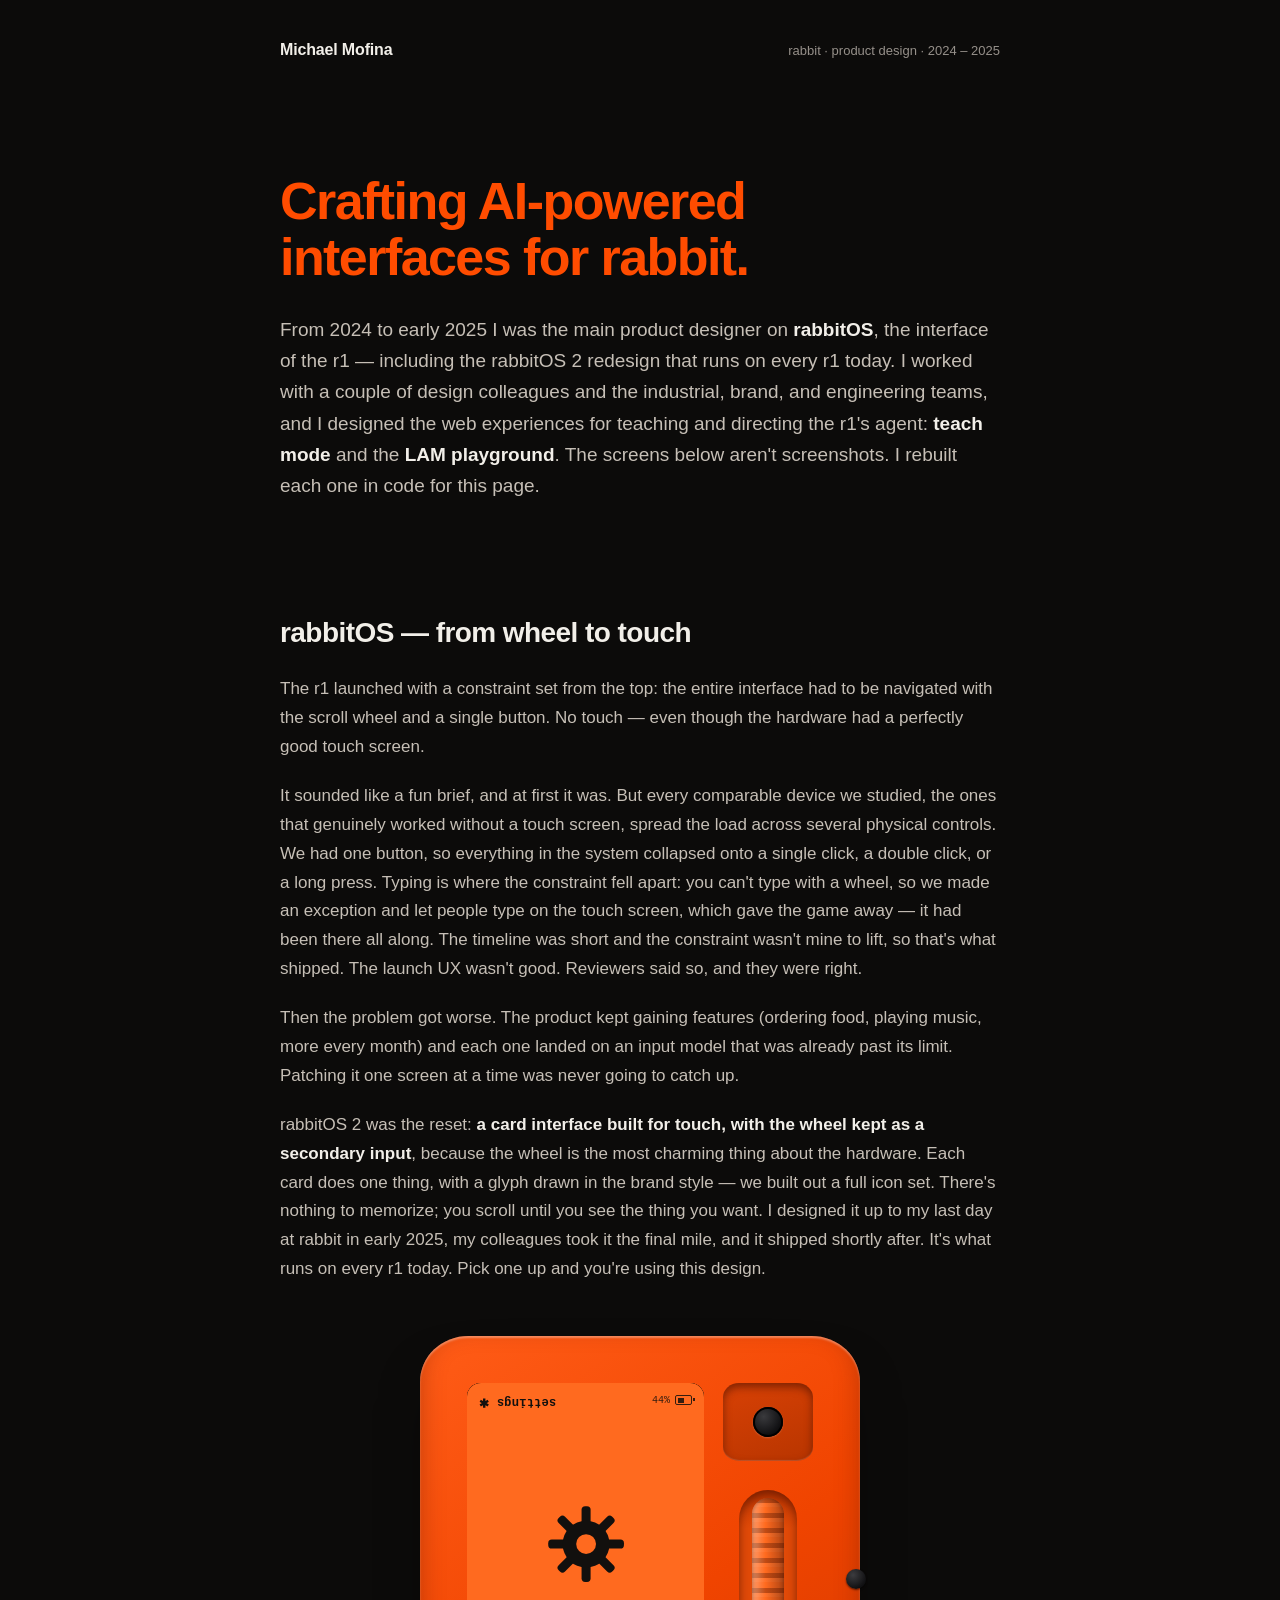
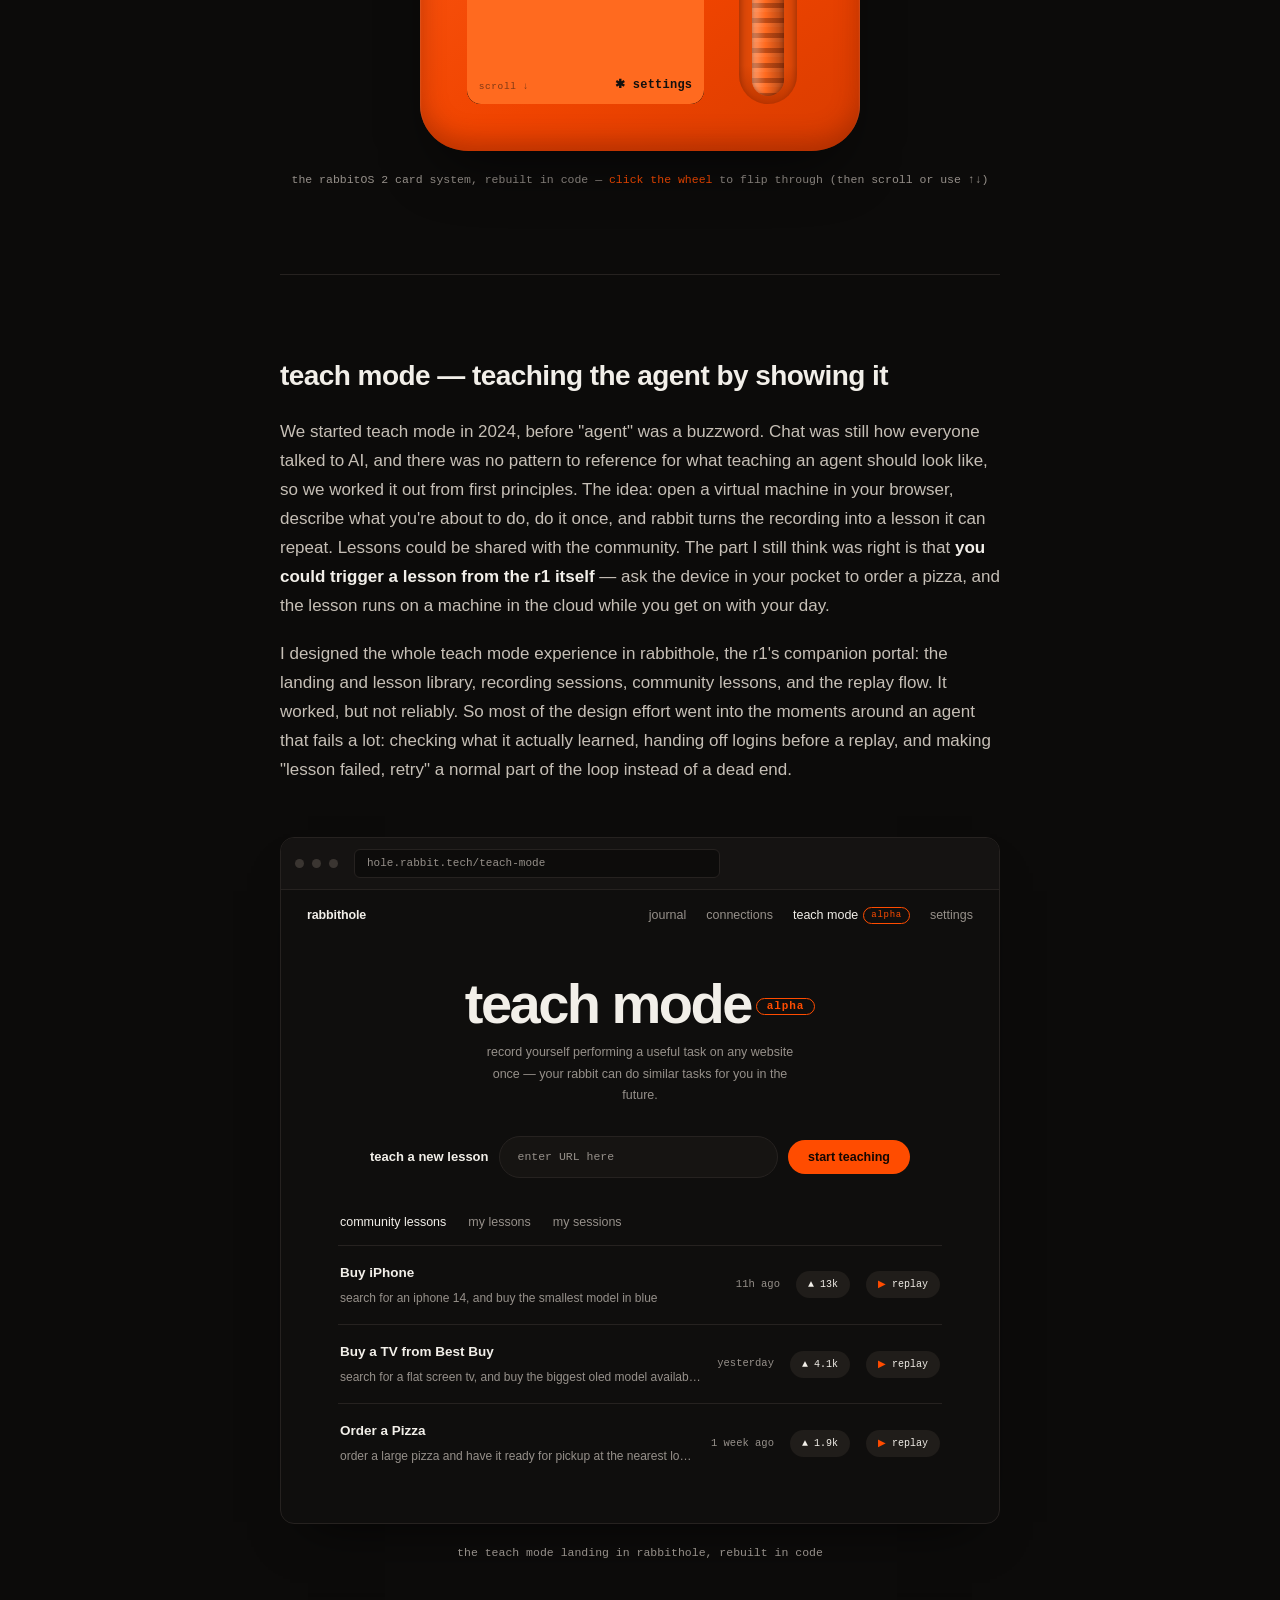
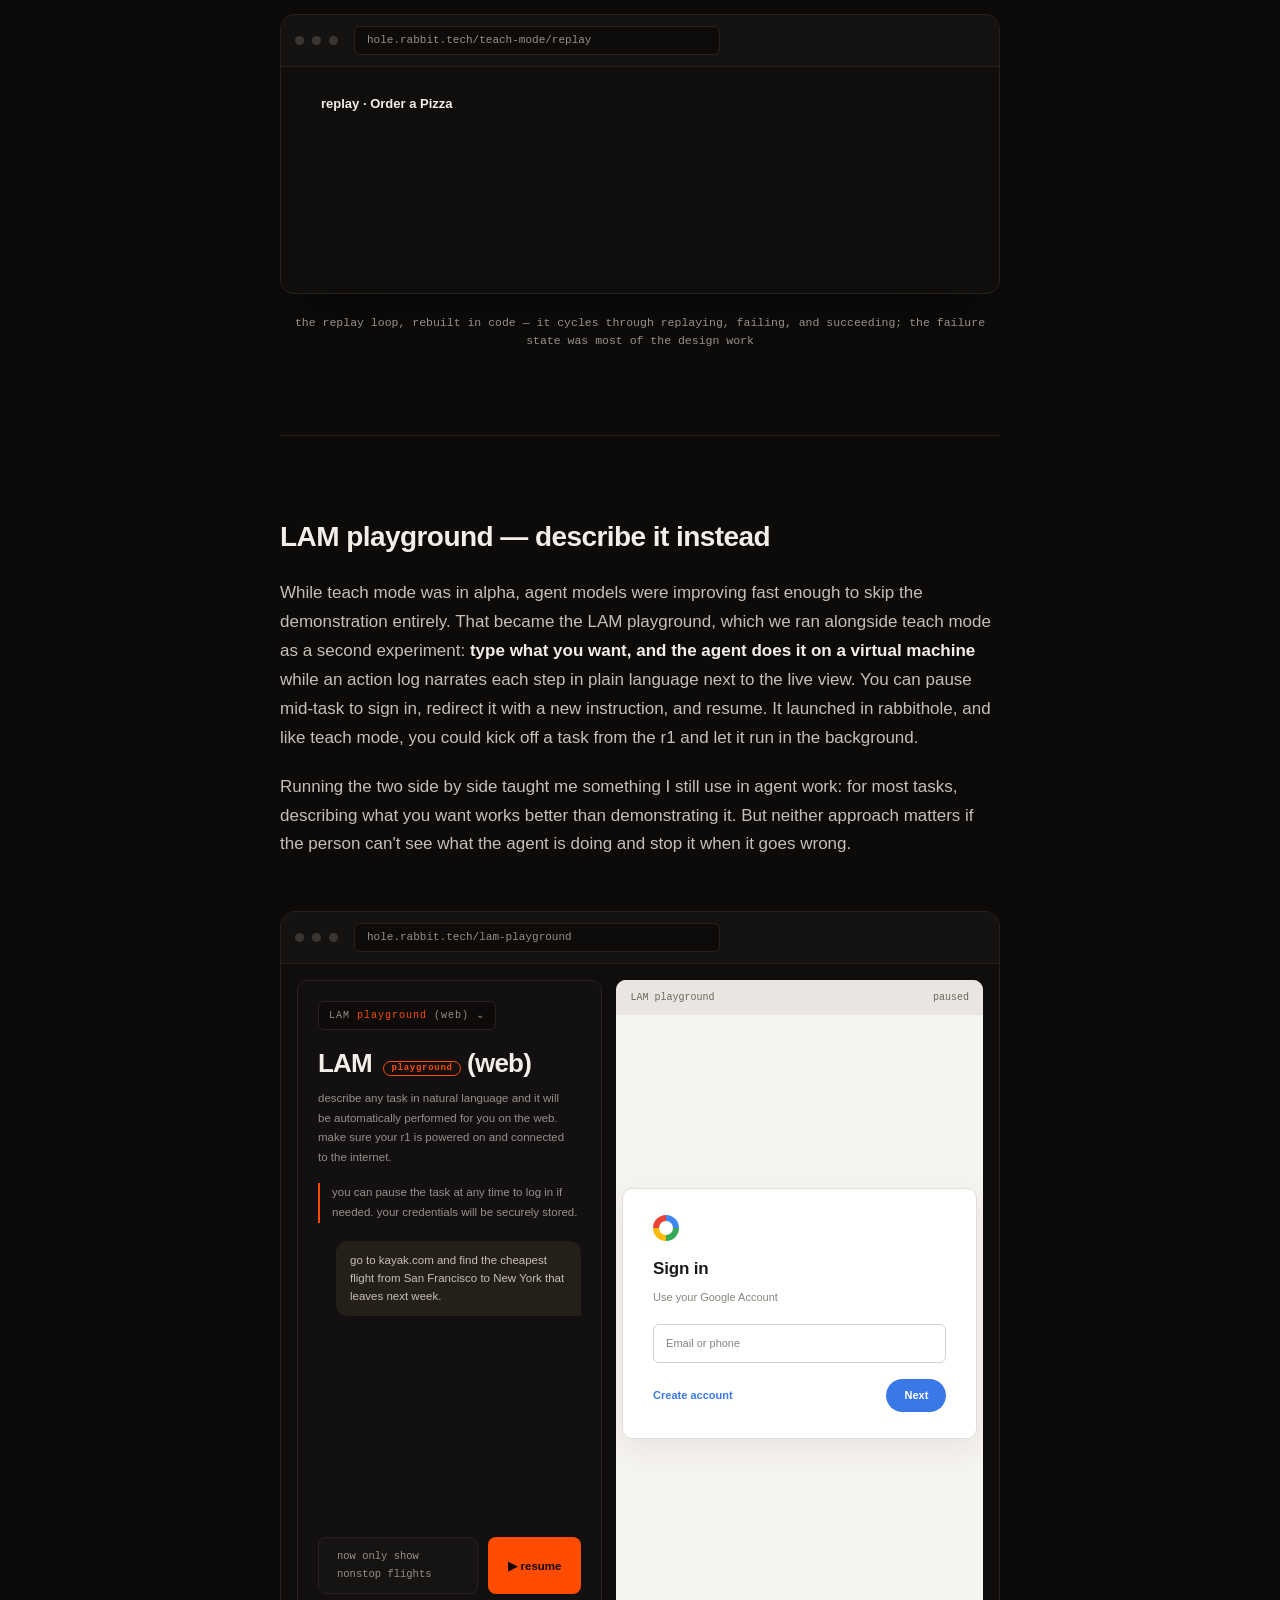
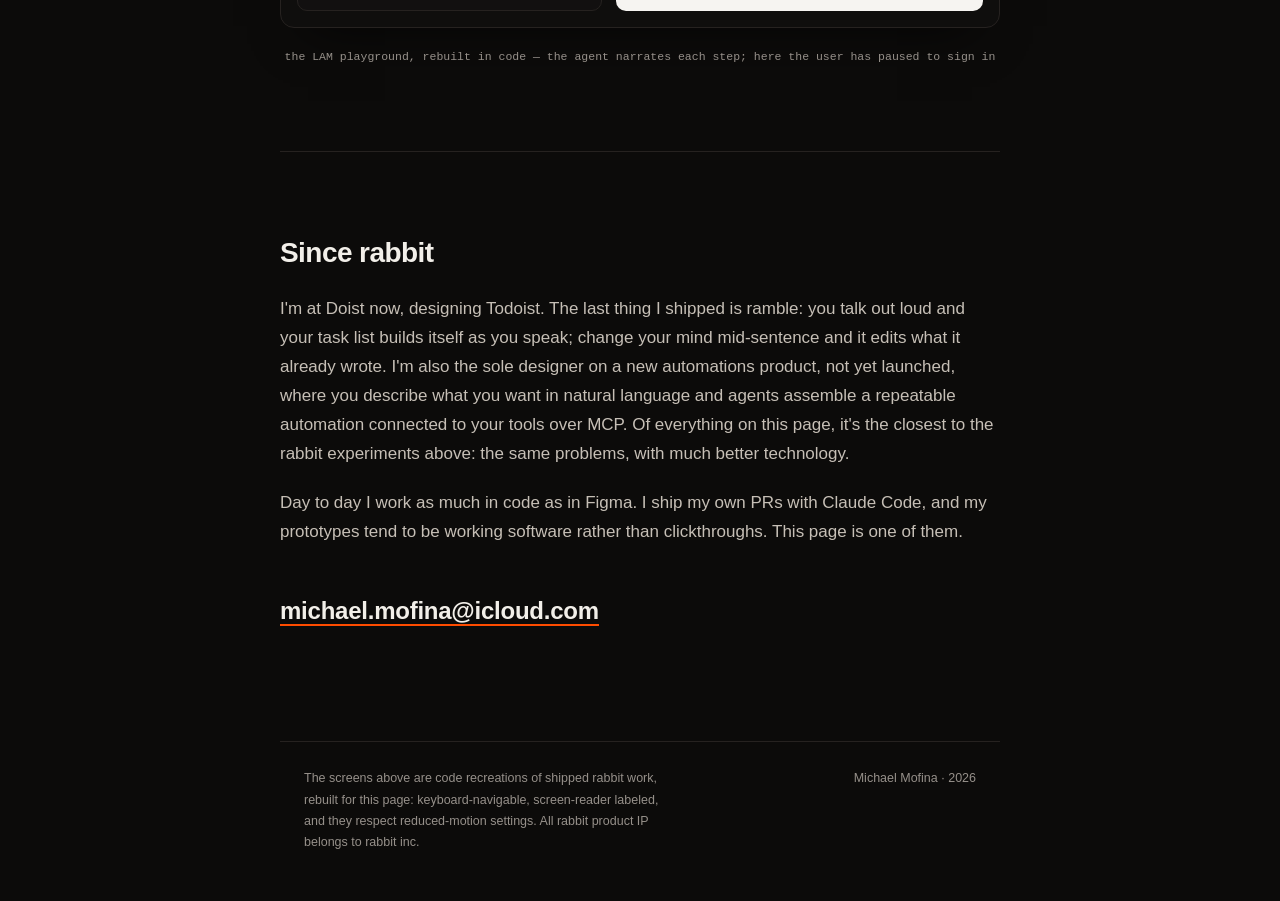
<file: work/rabbit.html>
<!doctype html>
<html lang="en">
<head>
<meta charset="utf-8">
<meta name="viewport" content="width=device-width, initial-scale=1">
<title>rabbit — case study · Michael Mofina</title>
<style>
  :root{
    --bg:#0c0b0a;
    --ink:#f2efe9;
    --body:#c6bfb6;
    --dim:#96908a;
    --line:#262220;
    --orange:#ff4c00;
    --orange-hi:#ff6a1f;
    --glyph:#12100e;
    --c-settings:#ff6a1f;
    --c-gallery:#7ee6f2;
    --c-remind:#e0622f;
    --c-alarm:#57e86d;
    --c-timer:#b9a5ff;
    --c-music:#f5e642;
    --sans:"Helvetica Neue",-apple-system,BlinkMacSystemFont,"Segoe UI",Arial,sans-serif;
    --mono:ui-monospace,"SF Mono",Menlo,Consolas,monospace;
  }
  body{
    background:var(--bg);
    color:var(--body);
    font-family:var(--sans);
    font-size:17px;
    line-height:1.7;
    -webkit-font-smoothing:antialiased;
    margin:0;
    overflow-x:clip;
  }
  .wrap{max-width:720px;margin:0 auto;padding:0 24px}
  a{color:var(--ink);text-decoration:none;border-bottom:1px solid var(--dim)}
  a:hover{border-bottom-color:var(--orange)}
  a:focus-visible,button:focus-visible,[tabindex]:focus-visible{outline:2px solid var(--orange);outline-offset:3px}
  ::selection{background:var(--orange);color:#0c0b0a}

  header.top{
    display:flex;justify-content:space-between;align-items:baseline;gap:16px;
    padding-top:36px;
  }
  .name{font-weight:600;font-size:16px;color:var(--ink);letter-spacing:-.01em}
  .top-meta{font-size:13px;color:var(--dim)}

  .intro{padding:110px 0 30px}
  h1{
    font-size:clamp(34px,5vw,52px);
    line-height:1.08;letter-spacing:-.03em;font-weight:700;
    color:var(--orange);margin:0 0 28px;max-width:20ch;text-wrap:balance;
  }
  .lede{font-size:19px;line-height:1.65;color:var(--body);margin:0}
  .lede strong{color:var(--ink);font-weight:600}

  section{padding:84px 0 0}
  section + section{margin-top:84px;border-top:1px solid var(--line)}
  h2{
    font-size:clamp(23px,3vw,28px);letter-spacing:-.02em;line-height:1.2;
    color:var(--ink);font-weight:700;margin:0 0 26px;text-wrap:balance;
  }
  p{margin:0 0 20px}
  p b{color:var(--ink);font-weight:600}

  figure.artifact{margin:52px 0 8px;padding:0}
  figcaption{
    font-family:var(--mono);font-size:11.5px;line-height:1.6;color:var(--dim);
    margin:20px 0 0;text-align:center;
  }
  figcaption .k{color:var(--orange)}

  .contact{margin:44px 0 0}
  .contact a{
    font-size:clamp(19px,2.6vw,24px);font-weight:600;letter-spacing:-.01em;color:var(--ink);
    border-bottom:2px solid var(--orange);
  }
  footer.colophon{
    margin:110px auto 0;padding:26px 24px 48px;border-top:1px solid var(--line);
    max-width:720px;box-sizing:border-box;
    display:flex;justify-content:space-between;gap:24px;flex-wrap:wrap;
  }
  footer.colophon p{font-size:12.5px;line-height:1.7;color:var(--dim);margin:0;max-width:52ch}
  footer.colophon .sig{text-align:right;white-space:nowrap}

  /* ================= r1 device ================= */
  .r1-stage{display:flex;justify-content:center}
  .r1{
    width:min(440px,100%);aspect-ratio:1.06/1;
    background:linear-gradient(145deg,#ff5c17,#f04400 62%,#d83c00);
    border-radius:11%;position:relative;
    box-shadow:
      inset 0 2px 2px rgba(255,255,255,.32),
      inset 0 -10px 24px rgba(120,28,0,.45),
      0 30px 60px -24px rgba(0,0,0,.7);
    display:flex;gap:5.5%;padding:6.5%;box-sizing:border-box;
    user-select:none;-webkit-user-select:none;touch-action:pan-y;
  }
  .r1-screen{
    flex:1 1 62%;background:#0a0908;border-radius:14px;position:relative;overflow:hidden;
    box-shadow:inset 0 0 0 1px rgba(0,0,0,.9),inset 0 3px 10px rgba(0,0,0,.8);
  }
  .r1-right{flex:0 0 26%;display:flex;flex-direction:column;gap:9%;align-items:center}
  .r1-cam{
    width:100%;aspect-ratio:1.15/1;border-radius:18%;
    background:linear-gradient(160deg,#d84105,#b83500);
    box-shadow:inset 0 4px 9px rgba(80,18,0,.65),inset 0 -1px 1px rgba(255,255,255,.18);
    display:grid;place-items:center;
  }
  .r1-lens{width:34%;aspect-ratio:1;border-radius:50%;
    background:radial-gradient(circle at 36% 32%,#3a3a3d,#0c0c0e 70%);
    box-shadow:0 1px 2px rgba(255,255,255,.2),inset 0 0 0 2px #000;
  }
  .r1-wheelwell{
    width:64%;flex:1;border-radius:999px;
    background:linear-gradient(180deg,#c33800,#e14a08 18% 82%,#c33800);
    box-shadow:inset 0 5px 10px rgba(90,20,0,.7);
    padding:9% 14%;box-sizing:border-box;display:flex;
  }
  .r1-wheel{
    flex:1;border-radius:999px;border:none;cursor:pointer;padding:0;
    background-color:#ff6a1f;
    background-image:
      linear-gradient(90deg,rgba(255,255,255,.34),rgba(255,255,255,0) 42%,rgba(60,12,0,.42)),
      repeating-linear-gradient(180deg,rgba(70,15,0,.34) 0 5px,rgba(255,140,80,.22) 5px 9px,transparent 9px 15px);
    box-shadow:inset 0 0 4px rgba(70,15,0,.5);
    transition:background-position .5s cubic-bezier(.3,.7,.3,1);
  }
  .r1-btn{
    position:absolute;right:-1.4%;top:56%;width:4.6%;aspect-ratio:1;border-radius:50%;
    background:radial-gradient(circle at 35% 30%,#3c3c3f,#101012 72%);
    box-shadow:0 1px 2px rgba(0,0,0,.6);
  }
  .r1-status{
    position:absolute;top:9px;right:12px;z-index:5;
    font-family:var(--mono);font-size:10px;color:var(--glyph);
    display:flex;align-items:center;gap:5px;opacity:.85;
  }
  .batt{width:15px;height:8px;border:1.5px solid var(--glyph);border-radius:2px;position:relative}
  .batt::after{content:"";position:absolute;inset:1.5px 45% 1.5px 1.5px;background:var(--glyph)}
  .batt::before{content:"";position:absolute;right:-4px;top:1.5px;width:2px;height:3.5px;background:var(--glyph)}

  .cards{position:absolute;inset:0}
  .card{
    position:absolute;inset:0;display:grid;place-items:center;
    transform:translateY(103%);
    transition:transform .5s cubic-bezier(.65,.05,.3,1);
    will-change:transform;
  }
  .card.is-active{transform:translateY(0)}
  .card.is-above{transform:translateY(-103%)}
  .card.no-anim{transition:none}
  .card .lbl{
    position:absolute;font-family:var(--mono);font-weight:600;font-size:12px;
    color:var(--glyph);letter-spacing:.02em;display:flex;gap:6px;align-items:center;
  }
  .card .lbl-bottom{right:12px;bottom:9px}
  .card .lbl-top{left:12px;top:9px;transform:rotate(180deg)}
  .card svg{width:38%;height:auto;display:block}
  .sr-live{position:absolute;width:1px;height:1px;overflow:hidden;clip-path:inset(50%);white-space:nowrap}
  .cards-hint{
    position:absolute;left:12px;bottom:9px;z-index:5;font-family:var(--mono);
    font-size:9.5px;color:var(--glyph);opacity:.55;letter-spacing:.06em;
  }

  /* ================= browser vignettes ================= */
  .browser{
    background:#0f0e0d;border:1px solid var(--line);border-radius:14px;overflow:hidden;
    box-shadow:0 26px 50px -28px rgba(0,0,0,.75);
  }
  .browser-bar{
    display:flex;align-items:center;gap:8px;padding:11px 14px;
    border-bottom:1px solid var(--line);background:#151312;
  }
  .browser-bar i{width:9px;height:9px;border-radius:50%;background:#3a3531;display:block}
  .browser-url{
    font-family:var(--mono);font-size:11px;color:var(--dim);
    background:#0d0c0b;border:1px solid var(--line);border-radius:6px;
    padding:4px 12px;margin-left:8px;flex:1;max-width:340px;
    white-space:nowrap;overflow:hidden;text-overflow:ellipsis;
  }

  .rh-nav{display:flex;align-items:center;justify-content:space-between;padding:16px 26px 0;font-size:12.5px;line-height:1.5}
  .rh-logo{color:var(--ink);font-weight:600;letter-spacing:-.01em}
  .rh-links{display:flex;gap:20px;align-items:center;color:var(--dim);flex-wrap:wrap}
  .rh-links span.on{color:var(--ink)}
  .pill{
    display:inline-block;font-family:var(--mono);font-size:9px;letter-spacing:.08em;
    color:var(--orange);border:1px solid var(--orange);border-radius:999px;
    padding:1px 7px;vertical-align:2px;margin-left:5px;text-transform:lowercase;
  }

  .tm{padding:34px clamp(18px,5vw,48px) 40px;text-align:center}
  .tm h3{
    font-size:clamp(38px,6.5vw,56px);font-weight:700;letter-spacing:-.045em;
    color:var(--ink);margin:18px 0 10px;line-height:1;
  }
  .tm h3 .pill{font-size:11px;vertical-align:14px;padding:2px 10px}
  .tm-sub{font-size:12.5px;color:var(--dim);max-width:46ch;margin:0 auto 30px;line-height:1.7}
  .tm-input{
    display:flex;gap:10px;align-items:center;max-width:540px;margin:0 auto 34px;
    text-align:left;
  }
  .tm-input .lab{font-size:13px;color:var(--ink);white-space:nowrap;font-weight:600}
  .tm-field{
    flex:1;background:#161412;border:1px solid var(--line);border-radius:999px;
    font-family:var(--mono);font-size:11.5px;color:var(--dim);padding:10px 18px;
  }
  .btn-orange{
    background:var(--orange);color:#140700;border:none;border-radius:999px;
    font-weight:600;font-size:12.5px;padding:10px 20px;white-space:nowrap;cursor:pointer;
  }
  .btn-orange:hover{background:var(--orange-hi)}
  .tm-tabs{
    display:flex;gap:22px;justify-content:flex-start;max-width:600px;margin:0 auto;
    padding:0 2px 12px;border-bottom:1px solid var(--line);
    font-size:12.5px;color:var(--dim);
  }
  .tm-tabs .on{color:var(--ink)}
  .lesson{
    display:flex;align-items:center;gap:16px;max-width:600px;margin:0 auto;
    padding:16px 2px;border-bottom:1px solid var(--line);text-align:left;
  }
  .lesson:last-child{border-bottom:none}
  .lesson .t{color:var(--ink);font-weight:600;font-size:13.5px;margin:0 0 3px}
  .lesson .d{color:var(--dim);font-size:12px;margin:0;white-space:nowrap;overflow:hidden;text-overflow:ellipsis}
  .lesson .grow{flex:1;min-width:0}
  .lesson .when{font-family:var(--mono);font-size:10.5px;color:var(--dim);white-space:nowrap}
  .chip{
    font-family:var(--mono);font-size:10px;color:var(--ink);
    background:#201d1a;border-radius:999px;padding:5px 12px;white-space:nowrap;
  }
  .chip .tri{color:var(--orange)}

  .replay{padding:26px clamp(18px,4vw,40px) 30px}
  .rp-title{font-size:13px;color:var(--ink);font-weight:600;margin:0 0 16px}
  .rp-states{position:relative;min-height:132px}
  .rp-state{position:absolute;inset:0;opacity:0;animation:rpcycle 13.5s infinite}
  .rp-state.s2{animation-delay:4.5s}
  .rp-state.s3{animation-delay:9s}
  @keyframes rpcycle{0%{opacity:0}3%,30%{opacity:1}33.3%,100%{opacity:0}}
  .rp-log{font-family:var(--mono);font-size:11.5px;color:var(--dim);margin:0 0 8px;line-height:1.7;max-width:46ch}
  .rp-fail{font-family:var(--mono);font-size:12px;color:#ff6b5e;font-weight:600;margin:0 0 8px}
  .rp-ok{font-family:var(--mono);font-size:12px;color:#57e86d;font-weight:600;margin:0 0 8px}
  .rp-actions{display:flex;gap:10px;margin-top:16px;align-items:center}
  .rp-ghost{font-size:12px;color:var(--dim);border:1px solid var(--line);border-radius:999px;padding:9px 18px}
  .rp-btn{display:inline-block}

  .lam{display:grid;grid-template-columns:5fr 6fr;gap:14px;padding:16px}
  .lam-left{
    background:#121010;border:1px solid var(--line);border-radius:10px;
    padding:20px 20px 16px;display:flex;flex-direction:column;min-height:380px;
  }
  .lam-head{
    font-family:var(--mono);font-size:10px;color:var(--dim);letter-spacing:.1em;margin:0 0 18px;
    align-self:flex-start;border:1px solid var(--line);border-radius:6px;padding:5px 10px;background:#0d0c0b;
  }
  .lam-title{font-size:26px;letter-spacing:-.03em;color:var(--ink);margin:0 0 10px;font-weight:700;line-height:1.2}
  .lam-desc{font-size:11.5px;color:var(--dim);line-height:1.7;margin:0 0 6px;max-width:40ch}
  .lam-key{font-size:11.5px;color:var(--dim);line-height:1.7;margin:10px 0 18px;max-width:40ch;border-left:2px solid var(--orange);padding-left:12px}
  .prompt-bubble{
    align-self:flex-end;background:#242019;color:var(--body);
    font-size:11.5px;line-height:1.6;border-radius:12px 12px 3px 12px;
    padding:10px 14px;max-width:34ch;margin:0 0 16px;
  }
  .steps{display:flex;flex-direction:column;gap:8px;align-items:flex-start;margin:0 0 auto}
  .step{
    font-family:var(--mono);font-size:10.5px;color:var(--ink);
    background:#000;border-radius:6px;padding:7px 11px;
    opacity:0;transform:translateY(6px);
    animation:stepcycle 12s infinite;
  }
  .step:nth-child(1){animation-delay:.6s}
  .step:nth-child(2){animation-delay:2s}
  .step:nth-child(3){animation-delay:3.4s}
  .step:nth-child(4){animation-delay:4.8s}
  @keyframes stepcycle{
    0%{opacity:0;transform:translateY(6px)}
    6%,82%{opacity:1;transform:translateY(0)}
    92%,100%{opacity:0;transform:translateY(6px)}
  }
  .lam-controls{display:flex;gap:10px;margin:18px 0 0}
  .lam-controls .tm-field{border-radius:8px;font-size:10.5px}
  .lam-controls .btn-orange{border-radius:8px;font-size:11.5px}
  .lam-right{
    background:#f6f4f1;border-radius:10px;overflow:hidden;
    display:flex;flex-direction:column;
  }
  .lam-right-bar{
    background:#e9e6e1;color:#6b655e;font-family:var(--mono);font-size:10px;
    padding:9px 14px;display:flex;justify-content:space-between;
  }
  .gsi{margin:auto;background:#fff;border:1px solid #e2ded8;border-radius:10px;padding:26px 30px;width:min(320px,80%);box-shadow:0 10px 30px rgba(60,50,40,.08)}
  .gsi-logo{width:26px;height:26px;border-radius:50%;background:conic-gradient(#4285f4 0 25%, #34a853 0 50%, #fbbc05 0 75%, #ea4335 0);margin:0 0 14px;position:relative}
  .gsi-logo::after{content:"";position:absolute;inset:6px;background:#fff;border-radius:50%}
  .gsi .gsi-title{color:#1c1b1a;font-size:17px;margin:0 0 4px;font-weight:600;letter-spacing:-.01em}
  .gsi p{color:#8a847c;font-size:11px;margin:0 0 18px}
  .gsi .field{border:1px solid #d5d0c9;border-radius:6px;padding:9px 12px;font-size:11px;color:#8a847c;margin:0 0 16px}
  .gsi .row{display:flex;justify-content:space-between;align-items:center}
  .gsi .link{color:#3b78e7;font-size:11px;font-weight:600}
  .gsi .next{background:#3b78e7;color:#fff;border-radius:999px;font-size:11px;font-weight:600;padding:7px 18px}

  @media (max-width:840px){
    .lam{grid-template-columns:1fr}
    .lam-right{min-height:300px}
  }
  @media (max-width:560px){
    .intro{padding:80px 0 20px}
    section{padding:64px 0 0}
    section + section{margin-top:64px}
    .tm-input{flex-wrap:wrap}
    .lesson .when{display:none}
    .rh-links{gap:12px;font-size:11px}
  }
  @media (prefers-reduced-motion:reduce){
    .step{animation:none;opacity:1;transform:none}
    .card{transition:none}
    .rp-state{animation:none;display:none}
    .rp-state.s2{display:block;opacity:1;position:static}
  }
</style>
</head>
<body>

<header class="top wrap">
  <span class="name">Michael Mofina</span>
  <span class="top-meta">rabbit · product design · 2024 – 2025</span>
</header>

<main class="wrap">

  <div class="intro">
    <h1>Crafting AI-powered interfaces for rabbit.</h1>
    <p class="lede">From 2024 to early 2025 I was the main product designer on <strong>rabbitOS</strong>, the interface of the r1 — including the rabbitOS 2 redesign that runs on every r1 today. I worked with a couple of design colleagues and the industrial, brand, and engineering teams, and I designed the web experiences for teaching and directing the r1's agent: <strong>teach mode</strong> and the <strong>LAM playground</strong>. The screens below aren't screenshots. I rebuilt each one in code for this page.</p>
  </div>

  <section id="rabbitos">
    <h2>rabbitOS — from wheel to touch</h2>

    <p>The r1 launched with a constraint set from the top: the entire interface had to be navigated with the scroll wheel and a single button. No touch — even though the hardware had a perfectly good touch screen.</p>

    <p>It sounded like a fun brief, and at first it was. But every comparable device we studied, the ones that genuinely worked without a touch screen, spread the load across several physical controls. We had one button, so everything in the system collapsed onto a single click, a double click, or a long press. Typing is where the constraint fell apart: you can't type with a wheel, so we made an exception and let people type on the touch screen, which gave the game away — it had been there all along. The timeline was short and the constraint wasn't mine to lift, so that's what shipped. The launch UX wasn't good. Reviewers said so, and they were right.</p>

    <p>Then the problem got worse. The product kept gaining features (ordering food, playing music, more every month) and each one landed on an input model that was already past its limit. Patching it one screen at a time was never going to catch up.</p>

    <p>rabbitOS 2 was the reset: <b>a card interface built for touch, with the wheel kept as a secondary input</b>, because the wheel is the most charming thing about the hardware. Each card does one thing, with a glyph drawn in the brand style — we built out a full icon set. There's nothing to memorize; you scroll until you see the thing you want. I designed it up to my last day at rabbit in early 2025, my colleagues took it the final mile, and it shipped shortly after. It's what runs on every r1 today. Pick one up and you're using this design.</p>

    <figure class="artifact">
      <div class="r1-stage">
        <div class="r1" id="r1" tabindex="0" role="group" aria-label="Interactive rabbit r1 demo. Use arrow keys or click the wheel to flip through cards.">
          <span class="sr-live" id="cardlive" aria-live="polite"></span>
          <div class="r1-screen">
            <div class="r1-status">44% <span class="batt"></span></div>
            <div class="cards" id="cards">

              <div class="card is-active" style="background:var(--c-settings)" data-name="settings">
                <span class="lbl lbl-top">settings ✱</span>
                <svg viewBox="0 0 100 100" aria-hidden="true">
                  <g fill="#12100e">
                    <g>
                      <rect x="45" y="8" width="10" height="84" rx="4"/>
                      <rect x="45" y="8" width="10" height="84" rx="4" transform="rotate(45 50 50)"/>
                      <rect x="45" y="8" width="10" height="84" rx="4" transform="rotate(90 50 50)"/>
                      <rect x="45" y="8" width="10" height="84" rx="4" transform="rotate(135 50 50)"/>
                    </g>
                    <circle cx="50" cy="50" r="26"/>
                  </g>
                  <circle cx="50" cy="50" r="11" style="fill:var(--c-settings)"/>
                </svg>
                <span class="lbl lbl-bottom">✱ settings</span>
              </div>

              <div class="card" style="background:var(--c-gallery)" data-name="magic gallery">
                <span class="lbl lbl-top">magic gallery ✦</span>
                <svg viewBox="0 0 100 100" aria-hidden="true">
                  <rect x="14" y="14" width="72" height="72" rx="14" fill="none" stroke="#12100e" stroke-width="8"/>
                  <path d="M50 28 L56 44 L72 50 L56 56 L50 72 L44 56 L28 50 L44 44 Z" fill="#12100e"/>
                </svg>
                <span class="lbl lbl-bottom">✦ magic gallery</span>
              </div>

              <div class="card" style="background:var(--c-remind)" data-name="reminders">
                <span class="lbl lbl-top">reminders ⚑</span>
                <svg viewBox="0 0 100 100" aria-hidden="true">
                  <g fill="#12100e">
                    <rect x="44" y="14" width="13" height="44" rx="6.5"/>
                    <rect x="30" y="34" width="12" height="26" rx="6"/>
                    <rect x="59" y="34" width="12" height="26" rx="6"/>
                    <path d="M30 56 h41 v12 c0 12-9 20-20.5 20 S30 80 30 68 Z"/>
                    <circle cx="50.5" cy="26" r="10" fill="none" stroke="#12100e" stroke-width="5" stroke-dasharray="7 6"/>
                  </g>
                </svg>
                <span class="lbl lbl-bottom">⚑ reminders</span>
              </div>

              <div class="card" style="background:var(--c-alarm)" data-name="alarm">
                <span class="lbl lbl-top">alarm ◷</span>
                <svg viewBox="0 0 100 100" aria-hidden="true">
                  <g fill="#12100e">
                    <path d="M50 18 C33 18 26 31 26 46 L26 60 L18 70 L82 70 L74 60 L74 46 C74 31 67 18 50 18 Z"/>
                    <circle cx="50" cy="80" r="7"/>
                  </g>
                </svg>
                <span class="lbl lbl-bottom">◷ alarm</span>
              </div>

              <div class="card" style="background:var(--c-timer)" data-name="timer">
                <span class="lbl lbl-top">timer ◔</span>
                <svg viewBox="0 0 100 100" aria-hidden="true">
                  <g fill="#12100e">
                    <rect x="42" y="8" width="16" height="10" rx="3"/>
                    <rect x="47" y="16" width="6" height="10"/>
                  </g>
                  <circle cx="50" cy="56" r="30" fill="none" stroke="#12100e" stroke-width="9"/>
                  <path d="M50 56 L50 36" stroke="#12100e" stroke-width="8" stroke-linecap="round"/>
                  <path d="M50 56 L64 62" stroke="#12100e" stroke-width="8" stroke-linecap="round"/>
                </svg>
                <span class="lbl lbl-bottom">◔ timer</span>
              </div>

              <div class="card" style="background:var(--c-music)" data-name="music">
                <span class="lbl lbl-top">music ♪</span>
                <svg viewBox="0 0 100 100" aria-hidden="true">
                  <g fill="#12100e">
                    <ellipse cx="36" cy="74" rx="14" ry="11"/>
                    <rect x="44" y="20" width="9" height="56"/>
                    <path d="M44 20 h9 c16 3 22 12 20 24 c-3-9-9-13-20-13 Z"/>
                  </g>
                </svg>
                <span class="lbl lbl-bottom">♪ music</span>
              </div>

            </div>
            <span class="cards-hint">scroll ↓</span>
          </div>
          <div class="r1-right">
            <div class="r1-cam"><div class="r1-lens"></div></div>
            <div class="r1-wheelwell"><button class="r1-wheel" id="wheel" aria-label="Scroll wheel — flips to the next card"></button></div>
          </div>
          <div class="r1-btn"></div>
        </div>
      </div>
      <figcaption>the rabbitOS 2 card system, rebuilt in code — <span class="k">click the wheel</span> to flip through (then scroll or use ↑↓)</figcaption>
    </figure>
  </section>

  <section id="teachmode">
    <h2>teach mode — teaching the agent by showing it</h2>

    <p>We started teach mode in 2024, before "agent" was a buzzword. Chat was still how everyone talked to AI, and there was no pattern to reference for what teaching an agent should look like, so we worked it out from first principles. The idea: open a virtual machine in your browser, describe what you're about to do, do it once, and rabbit turns the recording into a lesson it can repeat. Lessons could be shared with the community. The part I still think was right is that <b>you could trigger a lesson from the r1 itself</b> — ask the device in your pocket to order a pizza, and the lesson runs on a machine in the cloud while you get on with your day.</p>

    <p>I designed the whole teach mode experience in rabbithole, the r1's companion portal: the landing and lesson library, recording sessions, community lessons, and the replay flow. It worked, but not reliably. So most of the design effort went into the moments around an agent that fails a lot: checking what it actually learned, handing off logins before a replay, and making "lesson failed, retry" a normal part of the loop instead of a dead end.</p>

    <figure class="artifact">
      <div class="browser">
        <div class="browser-bar"><i></i><i></i><i></i><span class="browser-url">hole.rabbit.tech/teach-mode</span></div>
        <nav class="rh-nav" aria-label="rabbithole navigation (recreation)">
          <span class="rh-logo">rabbithole</span>
          <div class="rh-links">
            <span>journal</span><span>connections</span>
            <span class="on">teach mode<span class="pill">alpha</span></span>
            <span>settings</span>
          </div>
        </nav>
        <div class="tm">
          <h3>teach mode<span class="pill">alpha</span></h3>
          <p class="tm-sub">record yourself performing a useful task on any website once — your rabbit can do similar tasks for you in the future.</p>
          <div class="tm-input">
            <span class="lab">teach a new lesson</span>
            <span class="tm-field">enter URL here</span>
            <button class="btn-orange" type="button" tabindex="-1">start teaching</button>
          </div>
          <div class="tm-tabs"><span class="on">community lessons</span><span>my lessons</span><span>my sessions</span></div>
          <div class="lesson">
            <div class="grow"><p class="t">Buy iPhone</p><p class="d">search for an iphone 14, and buy the smallest model in blue</p></div>
            <span class="when">11h ago</span><span class="chip">▲ 13k</span><span class="chip"><span class="tri">▶</span> replay</span>
          </div>
          <div class="lesson">
            <div class="grow"><p class="t">Buy a TV from Best Buy</p><p class="d">search for a flat screen tv, and buy the biggest oled model available under…</p></div>
            <span class="when">yesterday</span><span class="chip">▲ 4.1k</span><span class="chip"><span class="tri">▶</span> replay</span>
          </div>
          <div class="lesson">
            <div class="grow"><p class="t">Order a Pizza</p><p class="d">order a large pizza and have it ready for pickup at the nearest locat…</p></div>
            <span class="when">1 week ago</span><span class="chip">▲ 1.9k</span><span class="chip"><span class="tri">▶</span> replay</span>
          </div>
        </div>
      </div>
      <figcaption>the teach mode landing in rabbithole, rebuilt in code</figcaption>
    </figure>

    <figure class="artifact">
      <div class="browser">
        <div class="browser-bar"><i></i><i></i><i></i><span class="browser-url">hole.rabbit.tech/teach-mode/replay</span></div>
        <div class="replay">
          <p class="rp-title">replay · Order a Pizza</p>
          <div class="rp-states">
            <div class="rp-state s1">
              <p class="rp-log">replaying lesson — step 2 of 6</p>
              <p class="rp-log">adding a large pepperoni pizza to the cart…</p>
            </div>
            <div class="rp-state s2">
              <p class="rp-fail">✕ lesson failed</p>
              <p class="rp-log">the site has changed since this lesson was recorded. your login and progress were saved.</p>
              <div class="rp-actions"><span class="btn-orange rp-btn">retry</span><span class="rp-ghost">back to home</span></div>
            </div>
            <div class="rp-state s3">
              <p class="rp-ok">✓ success</p>
              <p class="rp-log">the lesson was replayed successfully.</p>
              <div class="rp-actions"><span class="rp-ghost">replay again</span></div>
            </div>
          </div>
        </div>
      </div>
      <figcaption>the replay loop, rebuilt in code — it cycles through replaying, failing, and succeeding; the failure state was most of the design work</figcaption>
    </figure>
  </section>

  <section id="lam">
    <h2>LAM playground — describe it instead</h2>

    <p>While teach mode was in alpha, agent models were improving fast enough to skip the demonstration entirely. That became the LAM playground, which we ran alongside teach mode as a second experiment: <b>type what you want, and the agent does it on a virtual machine</b> while an action log narrates each step in plain language next to the live view. You can pause mid-task to sign in, redirect it with a new instruction, and resume. It launched in rabbithole, and like teach mode, you could kick off a task from the r1 and let it run in the background.</p>

    <p>Running the two side by side taught me something I still use in agent work: for most tasks, describing what you want works better than demonstrating it. But neither approach matters if the person can't see what the agent is doing and stop it when it goes wrong.</p>

    <figure class="artifact">
      <div class="browser">
        <div class="browser-bar"><i></i><i></i><i></i><span class="browser-url">hole.rabbit.tech/lam-playground</span></div>
        <div class="lam">
          <div class="lam-left">
            <p class="lam-head">LAM <span style="color:var(--orange)">playground</span> (web) ⌄</p>
            <p class="lam-title">LAM <span class="pill">playground</span> (web)</p>
            <p class="lam-desc">describe any task in natural language and it will be automatically performed for you on the web. make sure your r1 is powered on and connected to the internet.</p>
            <p class="lam-key">you can pause the task at any time to log in if needed. your credentials will be securely stored.</p>
            <p class="prompt-bubble">go to kayak.com and find the cheapest flight from San Francisco to New York that leaves next week.</p>
            <div class="steps" role="list" aria-label="Agent action log (looping recreation)">
              <span class="step" role="listitem">typing "kayak.com" in the url bar</span>
              <span class="step" role="listitem">searching "cheapest flight from San Francisco to New York"</span>
              <span class="step" role="listitem">selecting dates for "next week" (Sep 24th)</span>
              <span class="step" role="listitem">paused</span>
            </div>
            <div class="lam-controls">
              <span class="tm-field">now only show nonstop flights</span>
              <button class="btn-orange" type="button" tabindex="-1">▶ resume</button>
            </div>
          </div>
          <div class="lam-right">
            <div class="lam-right-bar"><span>LAM playground</span><span>paused</span></div>
            <div class="gsi">
              <div class="gsi-logo"></div>
              <p class="gsi-title">Sign in</p>
              <p>Use your Google Account</p>
              <div class="field">Email or phone</div>
              <div class="row"><span class="link">Create account</span><span class="next">Next</span></div>
            </div>
          </div>
        </div>
      </div>
      <figcaption>the LAM playground, rebuilt in code — the agent narrates each step; here the user has paused to sign in</figcaption>
    </figure>
  </section>

  <section id="since">
    <h2>Since rabbit</h2>

    <p>I'm at Doist now, designing Todoist. The last thing I shipped is ramble: you talk out loud and your task list builds itself as you speak; change your mind mid-sentence and it edits what it already wrote. I'm also the sole designer on a new automations product, not yet launched, where you describe what you want in natural language and agents assemble a repeatable automation connected to your tools over MCP. Of everything on this page, it's the closest to the rabbit experiments above: the same problems, with much better technology.</p>

    <p>Day to day I work as much in code as in Figma. I ship my own PRs with Claude Code, and my prototypes tend to be working software rather than clickthroughs. This page is one of them.</p>

    <p class="contact"><a href="mailto:michael.mofina@icloud.com">michael.mofina@icloud.com</a></p>
  </section>

</main>

<footer class="colophon">
  <p>The screens above are code recreations of shipped rabbit work, rebuilt for this page: keyboard-navigable, screen-reader labeled, and they respect reduced-motion settings. All rabbit product IP belongs to rabbit inc.</p>
  <p class="sig">Michael Mofina · 2026</p>
</footer>

<script>
(function(){
  var device = document.getElementById('r1');
  var wheel = document.getElementById('wheel');
  var live = document.getElementById('cardlive');
  var cards = Array.prototype.slice.call(document.querySelectorAll('#cards .card'));
  var n = cards.length, idx = 0, wheelPos = 0, armed = false;

  function render(){
    cards.forEach(function(c,i){
      var off = (i - idx + n) % n;
      var state = off === 0 ? 'active' : (off === n - 1 ? 'above' : 'below');
      var prev = c.dataset.state || state;
      c.classList.toggle('no-anim', prev !== 'active' && state !== 'active');
      c.classList.toggle('is-active', state === 'active');
      c.classList.toggle('is-above', state === 'above');
      c.setAttribute('aria-hidden', state === 'active' ? 'false' : 'true');
      c.dataset.state = state;
    });
    live.textContent = cards[idx].dataset.name;
  }
  function step(dir){
    idx = (idx + dir + n) % n;
    wheelPos += dir * 26;
    wheel.style.backgroundPosition = '0 0, 0 ' + wheelPos + 'px';
    render();
  }

  wheel.addEventListener('click', function(){ armed = true; step(1); });
  cards.forEach(function(c){ c.addEventListener('click', function(){ armed = true; step(1); }); });
  device.addEventListener('focus', function(){ armed = true; });
  device.addEventListener('mouseleave', function(){ armed = false; });

  device.addEventListener('keydown', function(e){
    if(e.key === 'ArrowDown' || e.key === 'ArrowRight'){ e.preventDefault(); step(1); }
    if(e.key === 'ArrowUp' || e.key === 'ArrowLeft'){ e.preventDefault(); step(-1); }
  });

  var lastWheel = 0;
  device.addEventListener('wheel', function(e){
    if(!armed) return;
    e.preventDefault();
    var now = Date.now();
    if(now - lastWheel < 450) return;
    lastWheel = now;
    step(e.deltaY > 0 ? 1 : -1);
  }, {passive:false});

  var touchY = null, touchScroll = 0;
  device.addEventListener('touchstart', function(e){
    touchY = e.touches[0].clientY;
    touchScroll = window.scrollY;
  }, {passive:true});
  device.addEventListener('touchend', function(e){
    if(touchY === null) return;
    var dy = e.changedTouches[0].clientY - touchY;
    if(Math.abs(window.scrollY - touchScroll) < 6 && Math.abs(dy) > 30) step(dy < 0 ? 1 : -1);
    touchY = null;
  }, {passive:true});

  render();
})();
</script>

</body>
</html>
</file>
